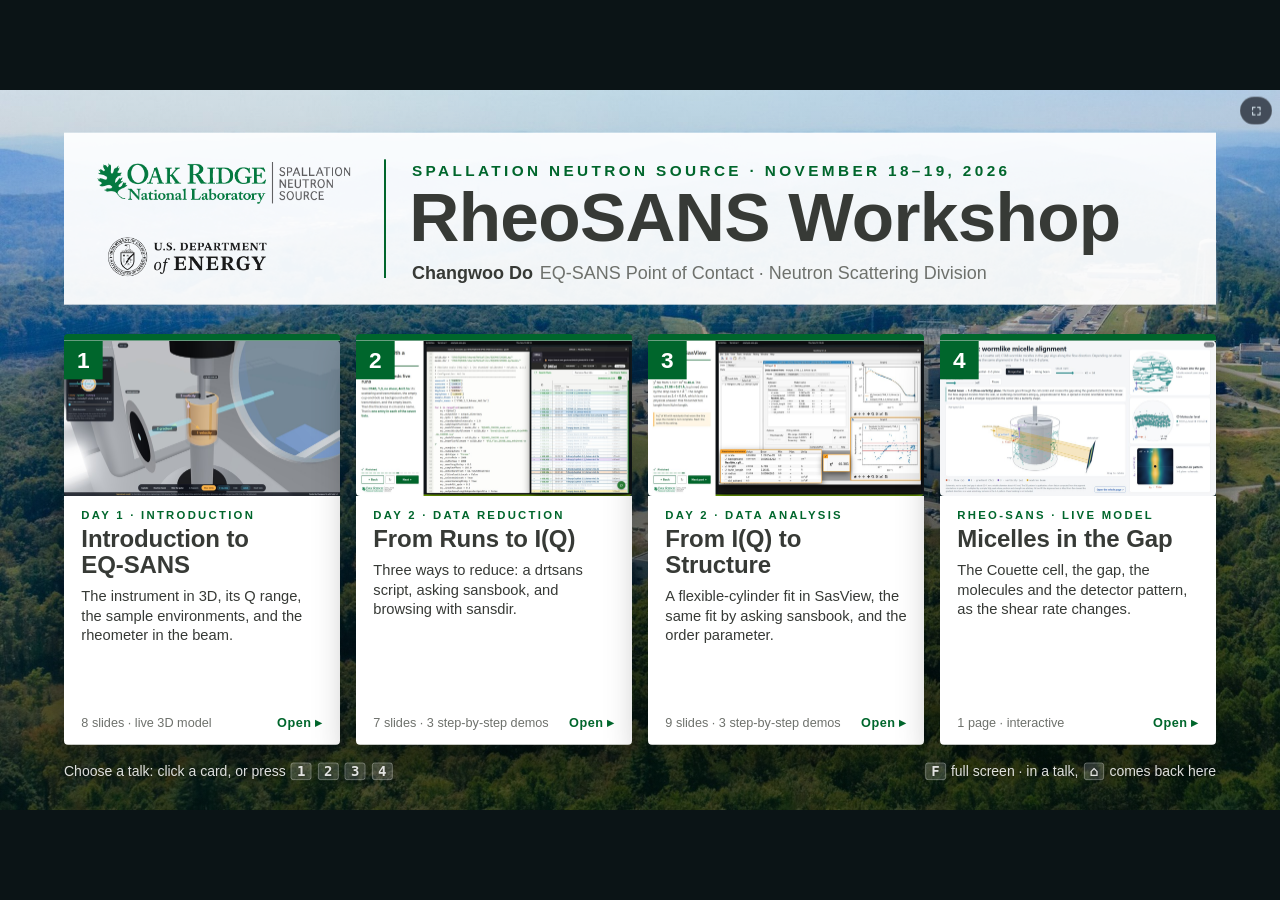
<file: index.html>
<!DOCTYPE html>
<html lang="en">
<head>
<meta charset="UTF-8">
<meta name="viewport" content="width=device-width, initial-scale=1">
<title>RheoSANS Workshop — Changwoo Do</title>
<!--
  RheoSANS Workshop, SNS, 18–19 November 2026 — the front page of Changwoo Do's three decks and the micelle page.

  Open with "Start RheoSANS workshop.cmd" (a local web server: the 3D model in the first deck needs one).

  One page, four cards (the fourth, micelle/, is one interactive page made by micelle/make_page.py). A card opens its deck inside this page (an iframe that fills the window), so the
  browser stays in full screen from one deck to the next. In a deck, the ⌂ button at the top right — or
  0 then Enter — comes back here. Each deck still opens on its own from its folder.

  Keys here:  1 2 3 4  open a deck     ← →  choose a card, Enter opens it     F  full screen (also the button, top right)
  Address:    #intro, #reduction, #analysis, #micelle open a deck directly; #analysis/6 opens it at slide 6
              (the address follows along, so a refresh comes back to the same slide).

  The decks talk to this page through window.parent.RheoHub (shared/nav.js): home(), at(n), fullscreen().
-->
<link rel="stylesheet" href="eqsans_intro/deck.css?v=2">
<link rel="stylesheet" href="shared/nav.css?v=3">
<style>
/* === STAGE: 1920x1080, scaled as a whole (same as the decks) === */
#hub { position: fixed; inset: 0; overflow: hidden; background: #0b1416; }
#hub-stage { position: absolute; left: 0; top: 0; width: 1920px; height: 1080px; overflow: hidden; transform-origin: 0 0; font-family: 'Aptos', 'Segoe UI', sans-serif; color: var(--ink); -webkit-font-smoothing: antialiased; }
#hub-stage .bg { position: absolute; inset: 0; width: 1920px; height: 1080px; object-fit: cover; animation: drift 26s ease-in-out infinite alternate; }
#hub-stage .shade { position: absolute; inset: 0; background: linear-gradient(180deg, rgba(4,20,14,.10) 0%, rgba(4,20,14,.34) 45%, rgba(4,20,14,.66) 100%); }
@keyframes drift { from { transform: scale(1.02); } to { transform: scale(1.08) translate(-12px, -8px); } }

/* === HEADER PANEL === */
.head { position: absolute; left: 96px; top: 64px; width: 1728px; height: 258px; background: rgba(255,255,255,.94); animation: rise .9s var(--ease) both; }
.head .logo { position: absolute; left: 44px; top: 40px; width: 392px; }
.head .rule { position: absolute; left: 480px; top: 40px; width: 3px; height: 178px; background: var(--green); }
.head .kick { position: absolute; left: 522px; top: 44px; font-size: 23px; font-weight: 700; letter-spacing: .22em; text-transform: uppercase; color: var(--green); }
.head h1 { position: absolute; left: 518px; top: 72px; margin: 0; font-size: 104px; line-height: 1.05; font-weight: 700; letter-spacing: -.01em; }
.head .who { position: absolute; left: 522px; top: 196px; font-size: 27px; color: var(--muted); }
.head .who b { color: var(--ink); margin-right: 10px; }
.head .doe { position: absolute; left: 60px; top: 150px; width: 250px; opacity: .9; }

/* === THE FOUR CARDS === */
.card { position: absolute; top: 366px; width: 414px; height: 616px; padding: 0; border: 0; text-align: left; display: flex; flex-direction: column; justify-content: flex-start; align-items: stretch; font: inherit; color: inherit; background: #fff; cursor: pointer; overflow: hidden;
  border-top: 10px solid var(--green); box-shadow: 0 24px 60px rgba(0,0,0,.42); animation: rise 1s var(--ease) both; animation-delay: calc(var(--i) * 130ms + 250ms);
  transition: transform .35s var(--ease), box-shadow .35s var(--ease), outline-color .2s; outline: 6px solid transparent; outline-offset: 0; }
.card:hover, .card.sel { transform: translateY(-12px); box-shadow: 0 40px 80px rgba(0,0,0,.55); outline-color: var(--energy); }
.card .pic { position: relative; flex: 0 0 233px; width: 414px; height: 233px; overflow: hidden; background: #12262a; }
.card .pic img { display: block; width: 100%; height: 100%; object-fit: cover; transition: transform .8s var(--ease); }
.card:hover .pic img, .card.sel .pic img { transform: scale(1.05); }
.card .key { position: absolute; left: 0; top: 0; width: 58px; height: 58px; background: var(--green); color: #fff; font-size: 34px; font-weight: 700; display: grid; place-items: center; }
.card .body { flex: 1 1 auto; padding: 20px 26px 0; }
.card .day { font-size: 17px; font-weight: 700; letter-spacing: .2em; text-transform: uppercase; color: var(--green); }
.card h2 { margin: 6px 0 0; font-size: 36px; line-height: 1.08; font-weight: 700; letter-spacing: -.005em; }
.card p { margin: 12px 0 0; font-size: 22px; line-height: 1.32; color: var(--ink); }
.card .foot { flex: 0 0 auto; margin: 0 26px 22px; display: flex; align-items: center; justify-content: space-between; font-size: 19px; color: var(--muted); }
.card .go { font-weight: 700; color: var(--green); letter-spacing: .04em; transition: transform .3s var(--ease); }
.card:hover .go, .card.sel .go { transform: translateX(8px); }
.hint { position: absolute; left: 96px; right: 96px; top: 1010px; display: flex; justify-content: space-between; font-size: 21px; color: rgba(255,255,255,.86); text-shadow: 0 1px 6px rgba(0,0,0,.7); animation: rise 1s 1s var(--ease) both; }
.hint kbd { font-family: var(--mono, Consolas, monospace); font-weight: 700; background: rgba(255,255,255,.16); border: 1px solid rgba(255,255,255,.4); border-radius: 4px; padding: 0 8px; margin: 0 2px; }
@keyframes rise { from { opacity: 0; transform: translateY(26px); } to { opacity: 1; transform: none; } }

/* the full-screen button, in the same pill as in the decks */
#hub-stage .dnav { position: absolute; right: 12px; top: 10px; opacity: .8; }
#hub-stage .dnav button { height: 34px; min-width: 40px; }

/* === THE DECK, filling the window === */
#deck { position: fixed; inset: 0; width: 100vw; height: 100vh; border: 0; background: #05090b; opacity: 0; visibility: hidden; transition: opacity .45s ease, visibility 0s .45s; z-index: 5; }
#deck.on { opacity: 1; visibility: visible; transition: opacity .45s ease; }
#veil { position: fixed; inset: 0; background: #05090b; opacity: 0; pointer-events: none; transition: opacity .3s ease; z-index: 4; }
#veil.on { opacity: 1; }
</style>
</head>
<body>
<div id="hub">
  <main id="hub-stage">
    <img class="bg" src="eqsans_intro/assets/cover.jpg" alt="The Spallation Neutron Source from the air">
    <div class="shade"></div>

    <header class="head">
      <img class="logo" src="eqsans_intro/assets/logo_color.png" alt="Oak Ridge National Laboratory — Spallation Neutron Source">
      <img class="doe" src="eqsans_intro/assets/logo_doe.png" alt="U.S. Department of Energy">
      <div class="rule"></div>
      <div class="kick">Spallation Neutron Source · November 18–19, 2026</div>
      <h1>RheoSANS Workshop</h1>
      <div class="who"><b>Changwoo Do</b>EQ-SANS Point of Contact · Neutron Scattering Division</div>
    </header>

    <button type="button" class="card" style="--i:0; left:96px" data-deck="intro">
      <div class="pic"><img src="shared/cards/eqsans_intro.jpg" alt=""><span class="key">1</span></div>
      <div class="body"><div class="day">Day 1 · Introduction</div><h2>Introduction to EQ&#8209;SANS</h2>
        <p>The instrument in 3D, its Q range, the sample environments, and the rheometer in the beam.</p></div>
      <div class="foot"><span>8 slides · live 3D model</span><span class="go">Open ▸</span></div>
    </button>
    <button type="button" class="card" style="--i:1; left:534px" data-deck="reduction">
      <div class="pic"><img src="shared/cards/data_reduction.jpg" alt=""><span class="key">2</span></div>
      <div class="body"><div class="day">Day 2 · Data reduction</div><h2>From Runs to I(Q)</h2>
        <p>Three ways to reduce: a drtsans script, asking sansbook, and browsing with sansdir.</p></div>
      <div class="foot"><span>7 slides · 3 step-by-step demos</span><span class="go">Open ▸</span></div>
    </button>
    <button type="button" class="card" style="--i:2; left:972px" data-deck="analysis">
      <div class="pic"><img src="shared/cards/data_analysis.jpg" alt=""><span class="key">3</span></div>
      <div class="body"><div class="day">Day 2 · Data analysis</div><h2>From I(Q) to Structure</h2>
        <p>A flexible-cylinder fit in SasView, the same fit by asking sansbook, and the order parameter.</p></div>
      <div class="foot"><span>9 slides · 3 step-by-step demos</span><span class="go">Open ▸</span></div>
    </button>
    <button type="button" class="card" style="--i:3; left:1410px" data-deck="micelle">
      <div class="pic"><img src="shared/cards/micelle.jpg" alt=""><span class="key">4</span></div>
      <div class="body"><div class="day">Rheo-SANS · Live model</div><h2>Micelles in the Gap</h2>
        <p>The Couette cell, the gap, the molecules and the detector pattern, as the shear rate changes.</p></div>
      <div class="foot"><span>1 page · interactive</span><span class="go">Open ▸</span></div>
    </button>

    <nav class="dnav" aria-label="Screen"><button type="button" class="full" id="full" title="Full screen (F)"><svg viewBox="0 0 16 16" width="15" height="15" fill="none" stroke="currentColor" stroke-width="1.9" stroke-linecap="round" stroke-linejoin="round"><path class="exp" d="M2 6V2h4M10 2h4v4M14 10v4h-4M6 14H2v-4"/><path class="cmp" d="M6 2v4H2M14 6h-4V2M10 14v-4h4M2 10h4v4"/></svg></button></nav>
    <div class="hint"><span>Choose a talk: click a card, or press <kbd>1</kbd> <kbd>2</kbd> <kbd>3</kbd> <kbd>4</kbd></span><span><kbd>F</kbd> full screen · in a talk, <kbd>⌂</kbd> comes back here</span></div>
  </main>
</div>
<div id="veil"></div>
<iframe id="deck" title="Deck" allow="fullscreen" allowfullscreen></iframe>

<script>
(function () {
  'use strict';
  const DECKS = {
    intro: { dir: 'eqsans_intro', title: 'Introduction to EQ-SANS' },
    reduction: { dir: 'data_reduction', title: 'From Runs to I(Q)' },
    analysis: { dir: 'data_analysis', title: 'From I(Q) to Structure' },
    micelle: { dir: 'micelle', title: 'Micelles in the Gap' },
  };
  const stage = document.getElementById('hub-stage'), frame = document.getElementById('deck'), veil = document.getElementById('veil');
  const cards = Array.from(document.querySelectorAll('.card'));
  let open = null, sel = -1, closing = 0;

  function fit() {
    const f = Math.min(innerWidth / 1920, innerHeight / 1080), w = 1920 * f, h = 1080 * f;
    stage.style.transform = `translate(${(innerWidth - w) / 2}px,${(innerHeight - h) / 2}px) scale(${f})`;
  }
  window.addEventListener('resize', fit); fit();

  const mark = () => cards.forEach((c, i) => c.classList.toggle('sel', i === sel));
  const fullscreen = () => { if (document.fullscreenElement) document.exitFullscreen(); else document.documentElement.requestFullscreen().catch(() => { }); };

  function show(key, slide) {
    const d = DECKS[key]; if (!d) return;
    clearTimeout(closing);
    open = key; sel = Object.keys(DECKS).indexOf(key); mark();
    veil.classList.add('on');
    frame.onload = () => { if (open !== key) return; frame.classList.add('on'); try { frame.contentWindow.focus(); } catch (e) { } };
    frame.src = `${d.dir}/index.html#${slide || 1}`;
    document.title = `${d.title} — RheoSANS Workshop`;
    history.replaceState(null, '', '#' + key + (slide && slide > 1 ? '/' + slide : ''));
  }
  function home() {
    if (!open) return;
    open = null;
    frame.classList.remove('on'); veil.classList.remove('on');
    closing = setTimeout(() => { frame.onload = null; frame.src = 'about:blank'; }, 500);   // also stops the 3D model
    document.title = 'RheoSANS Workshop — Changwoo Do';
    history.replaceState(null, '', location.pathname);
    window.focus();
  }
  // what the decks call (shared/nav.js)
  window.RheoHub = {
    home, fullscreen,
    at(n) { if (open) history.replaceState(null, '', '#' + open + (n > 1 ? '/' + n : '')); },
  };

  const fullBtn = document.getElementById('full');
  fullBtn.onclick = () => { fullscreen(); fullBtn.blur(); };
  document.addEventListener('fullscreenchange', () => { const on = !!document.fullscreenElement; fullBtn.classList.toggle('on', on); fullBtn.title = on ? 'Leave full screen (F)' : 'Full screen (F)'; });
  cards.forEach((c, i) => { c.onclick = () => show(c.dataset.deck); c.onmouseenter = () => { sel = i; mark(); }; });
  window.addEventListener('keydown', (e) => {
    if (e.ctrlKey || e.metaKey || e.altKey) return;
    const k = e.key;
    if (open) {
      // the deck has the keyboard; a key that still lands here is handed on
      let d = null; try { frame.contentWindow.focus(); d = frame.contentWindow.deck; } catch (err) { }
      if (d && (k === 'ArrowRight' || k === 'PageDown' || k === ' ')) d.next();
      else if (d && (k === 'ArrowLeft' || k === 'PageUp')) d.prev();
      else if (k === 'f' || k === 'F') fullscreen();
      else return;
      e.preventDefault(); return;
    }
    if (k === '1' || k === '2' || k === '3' || k === '4') show(Object.keys(DECKS)[+k - 1]);
    else if (k === 'ArrowRight' || k === 'ArrowDown') { sel = Math.min(cards.length - 1, sel + 1); mark(); }
    else if (k === 'ArrowLeft' || k === 'ArrowUp') { sel = Math.max(0, sel < 0 ? 0 : sel - 1); mark(); }
    else if ((k === 'Enter' || k === ' ') && sel >= 0) show(cards[sel].dataset.deck);
    else if (k === 'f' || k === 'F') fullscreen();
    else return;
    e.preventDefault();
  });

  const [key, n] = location.hash.slice(1).split('/');
  if (DECKS[key]) show(key, parseInt(n, 10) || 1);
})();
</script>
<style>#visits { position: absolute; left: 0; right: 0; top: 1050px; text-align: center; font-size: 15px; letter-spacing: .04em;
  color: rgba(255,255,255,.62); text-shadow: 0 1px 4px rgba(0,0,0,.7); pointer-events: none; }</style>
<script>window.goatcounter = { path: '/' };</script>
<script data-goatcounter="https://rheosansworkshop.goatcounter.com/count" async src="https://gc.zgo.at/count.js"></script>
<script>
(function () {
  const el = document.createElement('div'); el.id = 'visits';
  document.getElementById('hub-stage').appendChild(el);
  const KEY = 'rheosans-views', C = 'https://api.counterapi.dev/v2/changwoo-dolabs/rheosans-workshop';
  const show = n => { el.textContent = Number(n).toLocaleString('en-US') + (+n === 1 ? ' view' : ' views'); };
  try { const last = localStorage.getItem(KEY); if (last) show(+last + 1); } catch (e) {}
  if (!/github\.io$/.test(location.hostname)) return;
  // Cloudflare caches these GETs for 4 h: without a unique ?t= a reload is not counted (found 2026-11-20).
  const t = () => '?t=' + Date.now() + Math.random().toString(36).slice(2, 7);
  fetch(C + '/up' + t(), { cache: 'no-store' })
    .then(() => fetch(C + '/stats' + t(), { cache: 'no-store' }))
    .then(r => r.ok ? r.json() : null)
    .then(d => { const n = d && d.data && d.data.up_count; if (n) { show(n); try { localStorage.setItem(KEY, n); } catch (e) {} } })
    .catch(() => {});
})();
</script>
</body>
</html>
</file>
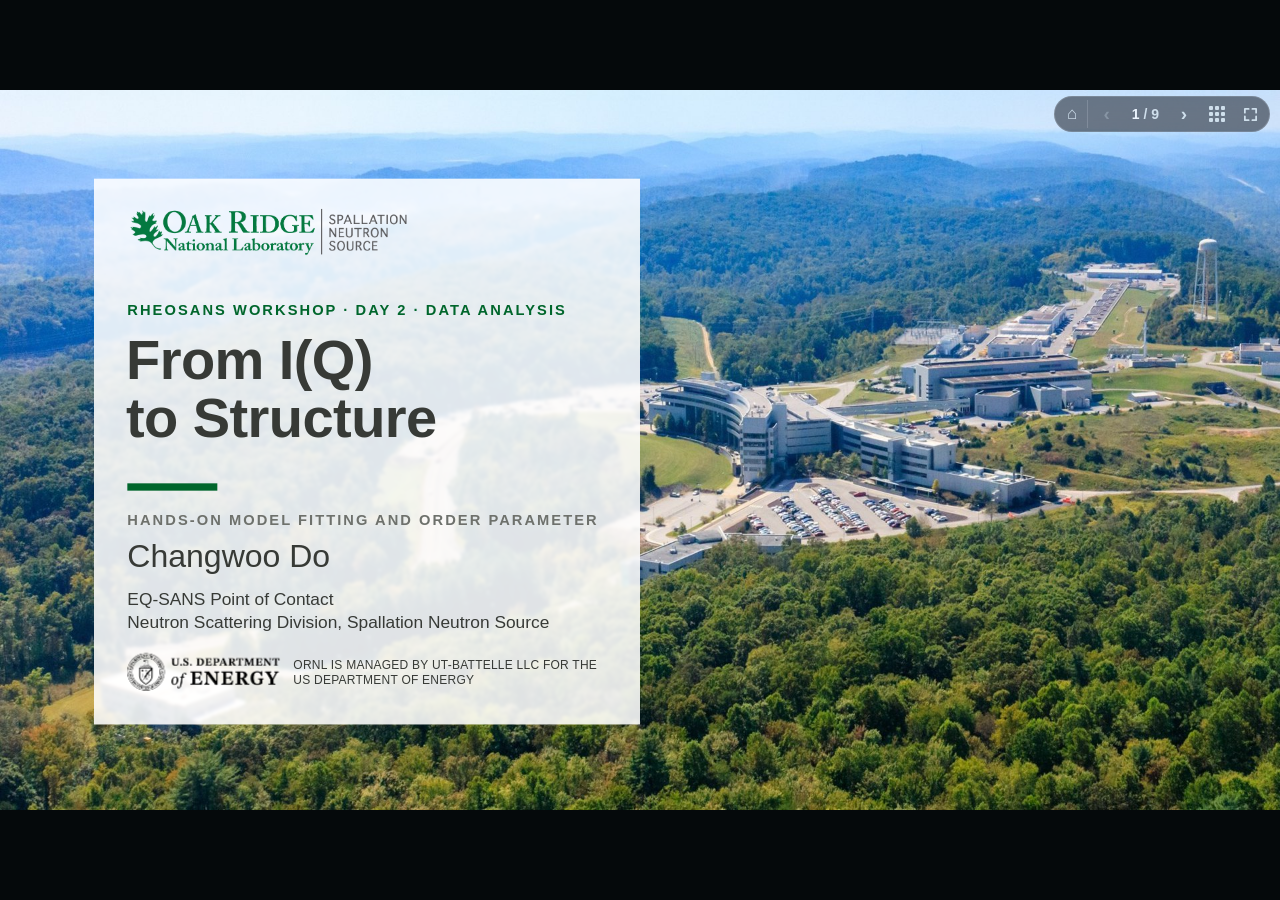
<file: data_analysis/index.html>
<!DOCTYPE html>
<html lang="en">
<head>
<meta charset="UTF-8">
<meta name="viewport" content="width=device-width, initial-scale=1">
<title>From I(Q) to Structure — Changwoo Do</title>
<!--
  From I(Q) to Structure: 1D data analysis for Rheo-SANS — RheoSANS workshop, SNS, 19 November 2026
  (Session 3B, Rheo-SANS Analysis). The deck after "From Runs to I(Q)" (../data_reduction/).

  Open with "Start Rheo-SANS analysis.cmd" one folder up (it also works by double-clicking this file,
  except that the reports in the sansbook demos then cannot be scrolled by the deck).

  Files:  index.html (slides)   analysis.css (this deck)   demos.js (the three demos, step by step)
          assets/ (written by prepare_assets.py)   ref/ (SasView screenshots from the cluster, tools)
  Shared: ../eqsans_intro/deck.css (ORNL theme)   ../data_reduction/demo.css, demo.js, deck.js
          (demo player, terminal / browser / sansbook screens, navigation)   ../shared/nav.* (slide picker)
  Slides: 1 cover → 2 what we do → 3 the model → 4 demo: SasView → 5 demo: fit with sansbook
          → 6 the two fits side by side → 7 demo: order parameter → 8 order parameter vs shear rate → 9 thank you
  Keys:   → / PgDn / Space   next (on a demo: next step)     ← / PgUp   previous
          R replay the demo step    F fullscreen    B black    4 Enter   go to slide 4    O all slides
          Address "#4.6" opens slide 4 at step 6.
-->
<link rel="stylesheet" href="../eqsans_intro/deck.css?v=2">
<link rel="stylesheet" href="../data_reduction/demo.css?v=6">
<link rel="stylesheet" href="analysis.css?v=1">
<link rel="stylesheet" href="../shared/nav.css?v=3">
<style>.s-cover { background: #0b1416; }</style>
</head>
<body data-deck="From I(Q) to Structure">
<div class="deck-viewport">
<main class="deck-stage" id="stage">

<!-- === 1 · COVER === -->
<section class="slide s-cover no-chrome" id="s-cover" data-title="From I(Q) to Structure">
  <div class="cover-bg"><img class="bgimg" src="../eqsans_intro/assets/cover.jpg" alt="The Spallation Neutron Source from the air"></div>
  <div class="cover-card">
    <div class="cover-panel"></div>
    <img class="cover-logo cover-fade" src="../eqsans_intro/assets/logo_color.png" alt="Oak Ridge National Laboratory — Spallation Neutron Source">
    <div class="cover-kicker cover-fade" style="animation-delay:.4s">RheoSANS Workshop · Day 2 · Data analysis</div>
    <h1 class="cover-title cover-fade" style="animation-delay:.55s; font-size:84px">From I(Q)<br>to Structure</h1>
    <div class="cover-bar"></div>
    <div class="cover-by cover-fade" style="animation-delay:1.1s">HANDS-ON MODEL FITTING AND ORDER PARAMETER</div>
    <div class="cover-name cover-fade" style="animation-delay:1.25s">Changwoo Do</div>
    <div class="cover-role cover-fade" style="animation-delay:1.4s">EQ-SANS Point of Contact<br>Neutron Scattering Division, Spallation Neutron Source</div>
    <img class="cover-doe cover-fade" style="animation-delay:1.6s" src="../eqsans_intro/assets/logo_doe.png" alt="U.S. Department of Energy">
    <div class="cover-managed cover-fade" style="animation-delay:1.7s">ORNL is managed by UT-Battelle LLC for the US Department of Energy</div>
  </div>
</section>

<!-- === 2 · WHAT WE DO === -->
<section class="slide s-white" id="s-ways" data-title="What we do">
  <div class="kicker">Today, with the reduced data</div>
  <h2 class="title">One fit, done twice, and one number from the 2D maps</h2>
  <div class="way rise" style="--i:1; left:52px">
    <div class="num">1 · BY HAND</div><h3>Fit in SasView</h3><div class="tool">sasview</div>
    <p>You load the curve, pick the model, tick the parameters and press Fit.</p>
    <div class="you"><span>You get</span>A fit you watched happen</div>
  </div>
  <div class="way rise" style="--i:2; left:680px">
    <div class="num">2 · BY ASKING</div><h3>The same fit, asked for</h3><div class="tool">sansbook</div>
    <p>You say which data and which model. It fits, looks at the residuals and writes a page.</p>
    <div class="you"><span>You get</span>The numbers, a verdict and a report page</div>
  </div>
  <div class="way rise" style="--i:3; left:1308px">
    <div class="num">3 · BEYOND I(Q)</div><h3>Order parameter</h3><div class="tool">sansbook</div>
    <p>From the 2D maps: one number per shear rate for how aligned the scattering is.</p>
    <div class="you"><span>You get</span>A table, a plot and the definition in words</div>
  </div>
  <div class="dataset rise" style="--i:4"><b>The data:</b> IPTS-37681, CTAB in the cup-and-bob cell · the merged I(Q) at rest for the fit · the 8m10a 2D maps at shear 0 to 1000 for the order parameter</div>
</section>

<!-- === 3 · THE MODEL === -->
<section class="slide s-white" id="s-model" data-title="The model">
  <div class="kicker">Before the fit</div>
  <h2 class="title">The model: a flexible cylinder</h2>
  <div class="worm rise" style="--i:1">
    <svg viewBox="0 0 800 640" role="img" aria-label="A worm-like chain with its contour length, Kuhn length and radius">
      <path d="M70,455 C170,255 270,585 390,405 S 590,175 730,300" fill="none" stroke="#00662C" stroke-width="50" stroke-linecap="round"/>
      <path d="M70,455 C170,255 270,585 390,405 S 590,175 730,300" fill="none" stroke="#CFE8D6" stroke-width="43" stroke-linecap="round"/>
      <path d="M70,455 C170,255 270,585 390,405 S 590,175 730,300" fill="none" stroke="#00662C" stroke-width="2.5" stroke-dasharray="3 9"/>
      <!-- contour length -->
      <text class="v" x="44" y="72">length</text><text x="150" y="72">the contour length L, along the chain</text>
      <path d="M96,86 L96,128 Q98,300 86,412" fill="none" stroke="#5B6770" stroke-width="2"/>
      <!-- Kuhn length: a straight stretch -->
      <path d="M420,318 L560,202" stroke="#FF9E1B" stroke-width="6" stroke-linecap="round"/>
      <path d="M420,318 l-9,-11 M560,202 l9,11 M420,318 l9,11 M560,202 l-9,-11" stroke="#FF9E1B" stroke-width="5" stroke-linecap="round"/>
      <text class="v" x="286" y="150">kuhn_length</text><text x="286" y="184">b: how far it stays straight</text>
      <path d="M440,196 L478,262" fill="none" stroke="#5B6770" stroke-width="2"/>
      <!-- radius -->
      <path d="M254,443 L254,468" stroke="#1c1c1c" stroke-width="5"/>
      <path d="M245,443 h18 M245,468 h18" stroke="#1c1c1c" stroke-width="4"/>
      <text class="v" x="178" y="592">radius</text><text x="276" y="592">R of the cross-section</text>
      <path d="M254,476 L254,562" fill="none" stroke="#5B6770" stroke-width="2"/>
    </svg>
  </div>
  <table class="ptab rise" style="--i:2">
    <thead><tr><th>Parameter</th><th>What it is</th><th>Default</th><th>Today</th></tr></thead>
    <tbody>
      <tr><td class="v">scale</td><td>Height of the curve. A volume fraction only when the data are in absolute units.</td><td class="d">1</td><td><span class="fit">fit</span></td></tr>
      <tr><td class="v">background</td><td>Flat level at high Q.</td><td class="d">0.001</td><td><span class="fit">fit</span></td></tr>
      <tr><td class="v">length</td><td>Contour length L.</td><td class="d">1000 Å</td><td><span class="fit">fit</span></td></tr>
      <tr><td class="v">kuhn_length</td><td>Kuhn length b, twice the persistence length.</td><td class="d">100 Å</td><td><span class="fit">fit</span></td></tr>
      <tr><td class="v">radius</td><td>Radius R of the cross-section.</td><td class="d">20 Å</td><td><span class="fit">fit</span></td></tr>
      <tr><td class="v">sld<br>sld_solvent</td><td>Scattering length densities of the chain and of the solvent, in 10⁻⁶ Å⁻².</td><td class="d">1.0<br>6.3</td><td><span class="fix">fixed</span></td></tr>
    </tbody>
  </table>
  <div class="dataset rise" style="--i:3">SasView calls the worm-like chain <b>flexible_cylinder</b>, in the category Cylinder. Our intensities are relative (a.u.), so only the shape of the curve carries information.</div>
</section>

<!-- === 4 · DEMO: SASVIEW === -->
<section class="slide s-demo no-chrome" id="s-sasview" data-demo="sasview" data-title="Fit by hand: SasView"></section>

<!-- === 5 · DEMO: THE SAME FIT WITH SANSBOOK === -->
<section class="slide s-demo no-chrome" id="s-fit" data-demo="fit" data-title="Fit by asking: sansbook"></section>

<!-- === 6 · THE TWO FITS SIDE BY SIDE === -->
<section class="slide s-white" id="s-compare" data-title="Two fits, one answer">
  <div class="kicker">CTAB at rest, 1,3 plane · flexible_cylinder · the full Q range</div>
  <h2 class="title">Same data, same model, same numbers</h2>
  <div class="cmp-fig two rise" style="--i:1; left:52px; width:462px"><div class="cap">SasView <span>by hand</span></div><img src="assets/fig/fit_sasview_iq.png" alt="SasView graph of the data and the fitted flexible_cylinder"><img src="assets/fig/fit_sasview_res.png" alt="SasView graph of the residuals"></div>
  <div class="cmp-fig rise" style="--i:2; left:530px; width:462px"><div class="cap">sansbook <span>by asking</span></div><img src="assets/fig/fit_sansbook.png" alt="sansbook figure of the data, the fit and the residuals"></div>
  <table class="cmp rise" style="--i:3">
    <thead><tr><th></th><th>SasView</th><th>sansbook</th></tr></thead>
    <tbody>
      <tr><td>χ²</td><td>40.381</td><td>40.38</td></tr>
      <tr class="ok"><td>radius <small>Å</small></td><td>21.059 ± 0.009</td><td>21.059 ± 0.009</td></tr>
      <tr class="ok"><td>scale</td><td>0.018068 ± 0.000013</td><td>0.018068 ± 0.000013</td></tr>
      <tr class="ok"><td>background</td><td>0.09754 ± 0.00018</td><td>0.09754 ± 0.00018</td></tr>
      <tr class="bad"><td>kuhn_length <small>Å</small></td><td>1916 ± 117</td><td>1913 ± 278</td></tr>
      <tr class="bad"><td>length <small>Å</small></td><td>2.4 ± 6.8</td><td>10 ± 653 <small>at its limit</small></td></tr>
    </tbody>
  </table>
  <div class="verdict rise" style="--i:4">Both use the same engine, sasmodels with a Levenberg–Marquardt fit, so they agree. <b>Radius, scale and background are solid.</b> <span class="w">Length and Kuhn length are not:</span> the residuals swing by ±15 σ, and the length ran to wherever it was allowed to go. sansbook said so itself and closed the page as dead; its next step: “choose a justified alternative model or q range”.</div>
</section>

<!-- === 7 · DEMO: ORDER PARAMETER === -->
<section class="slide s-demo no-chrome" id="s-order" data-demo="order" data-title="Order parameter by asking"></section>

<!-- === 8 · ORDER PARAMETER VS SHEAR RATE === -->
<section class="slide s-white" id="s-op" data-title="Order parameter vs shear rate">
  <div class="kicker">8m10a 2D maps · I(φ) from 0.005 ≤ q ≤ 0.02 Å⁻¹ · as in anisotropicfactor_template.xlsx</div>
  <h2 class="title">One number for the anisotropy</h2>
  <div class="op-eq two rise" style="--i:1">
    <div class="f"><span><i>A</i><sub>f</sub> =</span><span class="frac"><span>Σ<sub>φ</sub> <i>I</i>(φ) cos[2(φ − φ<sub>0</sub>)]</span><span>Σ<sub>φ</sub> <i>I</i>(φ)</span></span></div>
    <div class="f"><span><i>A</i><sub>f,L</sub> =</span><span class="frac"><span>Σ<sub>φ</sub> <i>I</i>(φ) P<sub>2</sub>(cos(φ − φ<sub>0</sub>)) |sin(φ − φ<sub>0</sub>)|</span><span>Σ<sub>φ</sub> <i>I</i>(φ) |sin(φ − φ<sub>0</sub>)|</span></span></div>
    <p><i>I</i>(φ): 100 bins of 3.6°, mean of the pixels between the dashed circles · φ<sub>0</sub> = 90°, along +q<sub>y</sub> · positive = intensity along q<sub>y</sub>, 0 = none preferred, negative = along q<sub>x</sub></p>
  </div>
  <div class="op-maps rise" style="--i:2">
    <div class="m"><img src="assets/fig/ann_13_0.png" alt="2D map, 1,3 plane at rest, with the q annulus">1,3 · at rest<b>−0.004</b></div>
    <div class="m"><img src="assets/fig/ann_13_1000.png" alt="2D map, 1,3 plane at shear rate 1000, with the q annulus">1,3 · 1000<b>0.607</b></div>
    <div class="m"><img src="assets/fig/ann_23_0.png" alt="2D map, 2,3 plane at rest, with the q annulus">2,3 · at rest<b>−0.209</b></div>
    <div class="m"><img src="assets/fig/ann_23_1000.png" alt="2D map, 2,3 plane at shear rate 1000, with the q annulus">2,3 · 1000<b>−0.034</b></div>
  </div>
  <div class="op-read rise" style="--i:3"><i>A</i><sub>f</sub> under each map. In <b>1,3</b> the alignment grows with the shear rate and is gone again when the shear stops (−0.001). The <b>2,3</b> maps are anisotropic already at rest, so read their change, not their value.</div>
  <div class="op-plot rise" style="--i:2"><img src="assets/fig/order_template.png" alt="A_f and A_f,L against shear rate for the 1,3 and 2,3 planes"></div>
</section>

<!-- === 9 · THANK YOU === -->
<section class="slide s-closing no-chrome" id="s-thanks" data-title="Thank you">
  <img class="bgimg" src="../eqsans_intro/assets/closing.jpg" alt="Oak Ridge National Laboratory from the air">
  <div class="cl-title">Thank you</div>
  <div class="cl-bar"></div>
  <div class="cl-sub">Changwoo Do · EQ-SANS</div>
  <div class="cl-name">Spallation Neutron Source, Oak Ridge National Laboratory</div>
  <div class="recap"><div><b>SasView</b> load · model · tick · Fit</div><div><b>sansbook</b> ask for the fit, read its verdict</div><div><b>S₂</b> one number per 2D map</div></div>
</section>

</main>
</div>
<div id="progress"></div>
<div id="blackout"></div>
<script src="assets/demo_data.js?v=1"></script>
<script src="../data_reduction/demo.js?v=4"></script>
<script src="demos.js?v=2"></script>
<script src="../data_reduction/deck.js?v=4"></script>
<script src="../shared/nav.js?v=3"></script>
</body>
</html>
</file>
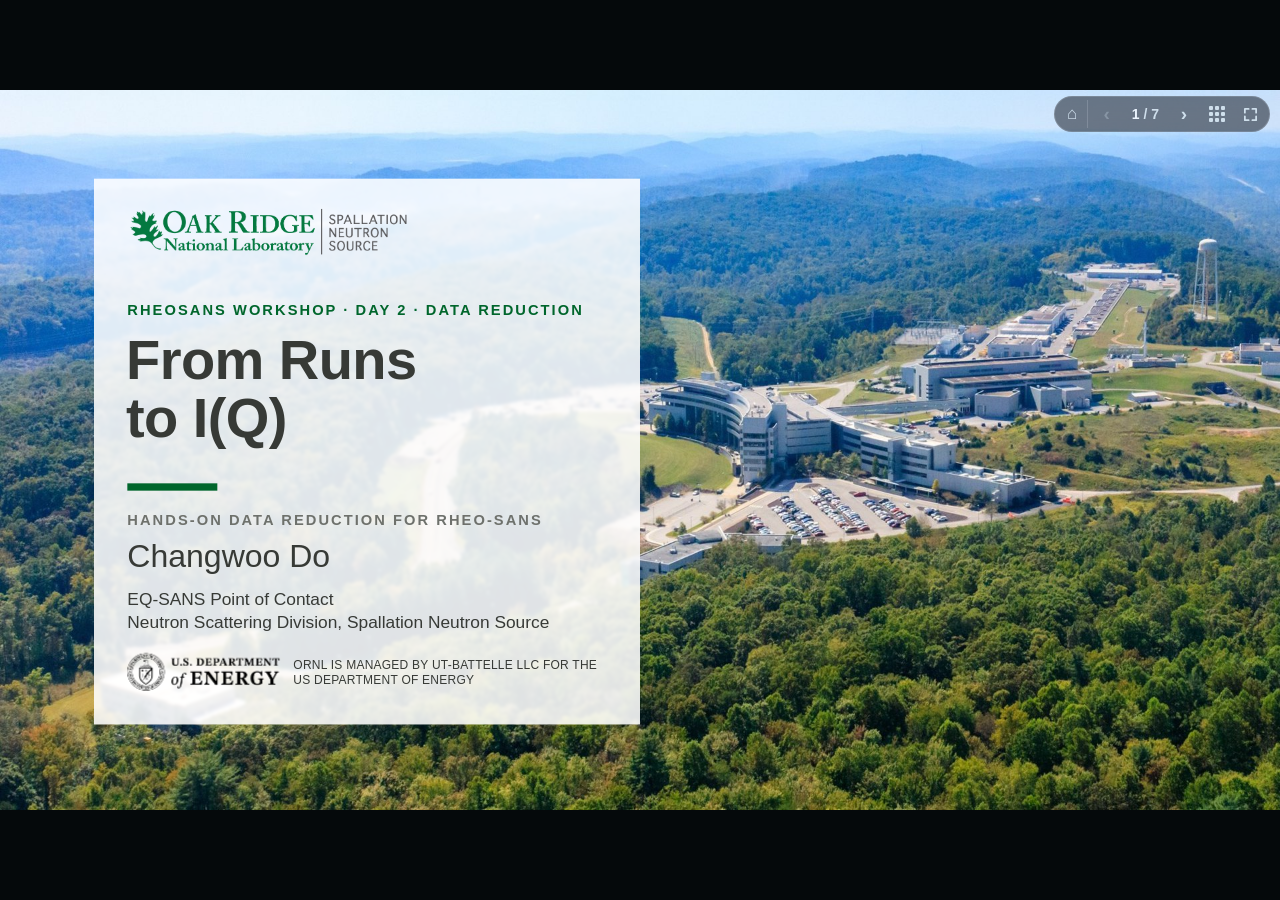
<file: data_reduction/index.html>
<!DOCTYPE html>
<html lang="en">
<head>
<meta charset="UTF-8">
<meta name="viewport" content="width=device-width, initial-scale=1">
<title>From Runs to I(Q) — Changwoo Do</title>
<!--
  From Runs to I(Q): data reduction for Rheo-SANS — RheoSANS workshop, SNS, 19 November 2026
  (Session 3B, Rheo-SANS Analysis).

  Open with "Start Rheo-SANS reduction.cmd" one folder up (it also works by double-clicking this file,
  except that the report in the sansbook demo then cannot be scrolled by the deck).

  Files:  index.html (slides)   demo.css + ../eqsans_intro/deck.css (looks)   deck.js (navigation)
          demo.js (the demo player and the replica windows)   demos.js (the three demos, step by step)
          assets/ (written by prepare_assets.py and make_report.py)   ref/ (what was downloaded from the cluster)
  Slides: 1 cover → 2 three ways → 3 what a reduction needs → 4 demo: script → 5 demo: sansbook
          → 6 demo: sansdir → 7 thank you
  Keys:   → / PgDn / Space   next (on a demo: next step)     ← / PgUp   previous
          R replay the demo step    F fullscreen    B black    4 Enter   go to slide 4
          O (or the ▦ button, top right) shows all slides; ‹ › next to it move one slide
          Address "#5.3" opens slide 5 at step 3.
-->
<link rel="stylesheet" href="../eqsans_intro/deck.css?v=2">
<link rel="stylesheet" href="demo.css?v=6">
<link rel="stylesheet" href="../shared/nav.css?v=3">
<style>.s-cover { background: #0b1416; }</style>
</head>
<body>
<div class="deck-viewport">
<main class="deck-stage" id="stage">

<!-- === 1 · COVER === -->
<section class="slide s-cover no-chrome" id="s-cover" data-title="From Runs to I(Q)">
  <div class="cover-bg"><img class="bgimg" src="../eqsans_intro/assets/cover.jpg" alt="The Spallation Neutron Source from the air"></div>
  <div class="cover-card">
    <div class="cover-panel"></div>
    <img class="cover-logo cover-fade" src="../eqsans_intro/assets/logo_color.png" alt="Oak Ridge National Laboratory — Spallation Neutron Source">
    <div class="cover-kicker cover-fade" style="animation-delay:.4s">RheoSANS Workshop · Day 2 · Data reduction</div>
    <h1 class="cover-title cover-fade" style="animation-delay:.55s; font-size:84px">From Runs<br>to I(Q)</h1>
    <div class="cover-bar"></div>
    <div class="cover-by cover-fade" style="animation-delay:1.1s">HANDS-ON DATA REDUCTION FOR RHEO-SANS</div>
    <div class="cover-name cover-fade" style="animation-delay:1.25s">Changwoo Do</div>
    <div class="cover-role cover-fade" style="animation-delay:1.4s">EQ-SANS Point of Contact<br>Neutron Scattering Division, Spallation Neutron Source</div>
    <img class="cover-doe cover-fade" style="animation-delay:1.6s" src="../eqsans_intro/assets/logo_doe.png" alt="U.S. Department of Energy">
    <div class="cover-managed cover-fade" style="animation-delay:1.7s">ORNL is managed by UT-Battelle LLC for the US Department of Energy</div>
  </div>
</section>

<!-- === 2 · THREE WAYS === -->
<section class="slide s-white" id="s-ways" data-title="Three ways">
  <div class="kicker">Today, on the analysis cluster</div>
  <h2 class="title">Three ways from runs to I(Q)</h2>
  <div class="way rise" style="--i:1; left:52px">
    <div class="num">1 · SCRIPT</div><h3>Write the table</h3><div class="tool">drtsans reduce_template.py</div>
    <p>You find every run number in the catalog and put it in a Python script.</p>
    <div class="you"><span>You get</span>Full control, and every mistake is yours</div>
  </div>
  <div class="way rise" style="--i:2; left:680px">
    <div class="num">2 · CONVERSATION</div><h3>Ask for it</h3><div class="tool">sansbook</div>
    <p>You say what you want. It reduces, plots, and keeps a record of what was done.</p>
    <div class="you"><span>You get</span>Reduced data and a report page</div>
  </div>
  <div class="way rise" style="--i:3; left:1308px">
    <div class="num">3 · BROWSER</div><h3>Look at it</h3><div class="tool">sansdir</div>
    <p>You walk through the files, filter them, and plot what you pick with one key.</p>
    <div class="you"><span>You get</span>A quick look at any file</div>
  </div>
  <div class="dataset rise" style="--i:4"><b>The data:</b> IPTS-37681, CTAB in the cup-and-bob cell · 1,3 and 2,3 planes · shear 0, 0.1, 1, 10, 100, 1000 · configurations 4m2.5a and 8m10a</div>
</section>

<!-- === 3 · WHAT A REDUCTION NEEDS === -->
<section class="slide s-white" id="s-needs" data-title="What a reduction needs">
  <div class="kicker">Before the script</div>
  <h2 class="title">One sample, five runs</h2>
  <div class="roles">
    <div class="role ss rise" style="--i:1"><div class="var">samscatt</div><h4>Sample scattering</h4><p>The measurement itself.</p><div class="eg">S-CTAB 1,3_0shear 4m2.5a</div></div>
    <div class="role st rise" style="--i:2"><div class="var">samtrans</div><h4>Sample transmission</h4><p>How much of the beam the sample lets through.</p><div class="eg">T-CTAB 1,3_0shear 4m2.5a</div></div>
    <div class="role bs rise" style="--i:3"><div class="var">bkgscatt</div><h4>Background scattering</h4><p>The empty cup and bob, to subtract.</p><div class="eg">S-EmptyCupBob 1,3_0shear 4m2.5a</div></div>
    <div class="role bt rise" style="--i:4"><div class="var">bkgtrans</div><h4>Background transmission</h4><p>The transmission of that empty cell.</p><div class="eg">T-EmptyCupBob 1,3_0shear 4m2.5a</div></div>
    <div class="role eb rise" style="--i:5"><div class="var">emptybeam</div><h4>Empty beam</h4><p>The direct beam: its centre and its intensity.</p><div class="eg">T-empty beam 4m2.5a</div></div>
  </div>
  <div class="plus rise" style="--i:6">
    <div><span class="var">sample_thick</span>Path length through the sample, in cm.</div>
    <div><span class="var">sample_names</span>The name the output files will carry.</div>
    <div><span class="var">output_directory</span>Where the reduced files are written.</div>
  </div>
  <div class="dataset rise" style="--i:7; top:820px">Once for each sample, in each configuration: <b>28 rows</b> for this experiment. The run titles in the catalog tell you which run is which.</div>
</section>

<!-- === 4–6 · DEMOS (built by demo.js from demos.js) === -->
<section class="slide s-demo no-chrome" id="s-script" data-demo="script" data-title="Reduction with a script"></section>
<section class="slide s-demo no-chrome" id="s-sansbook" data-demo="sansbook" data-title="Reduction by asking: sansbook"></section>
<section class="slide s-demo no-chrome" id="s-sansdir" data-demo="sansdir" data-title="Browse and plot: sansdir"></section>

<!-- === 7 · THANK YOU === -->
<section class="slide s-closing no-chrome" id="s-thanks" data-title="Thank you">
  <img class="bgimg" src="../eqsans_intro/assets/closing.jpg" alt="Oak Ridge National Laboratory from the air">
  <div class="cl-title">Thank you</div>
  <div class="cl-bar"></div>
  <div class="cl-sub">Changwoo Do · EQ-SANS</div>
  <div class="cl-name">Spallation Neutron Source, Oak Ridge National Laboratory</div>
  <div class="recap"><div><b>drtsans</b> reduce_template.py, filled in</div><div><b>sansbook</b> ask, get a report</div><div><b>sansdir</b> / filter · + tag · p plot</div></div>
</section>

</main>
</div>
<div id="progress"></div>
<div id="blackout"></div>
<script src="assets/demo_data.js?v=4"></script>
<script src="demo.js?v=4"></script>
<script src="demos.js?v=5"></script>
<script src="deck.js?v=4"></script>
<script src="../shared/nav.js?v=3"></script>
</body>
</html>
</file>
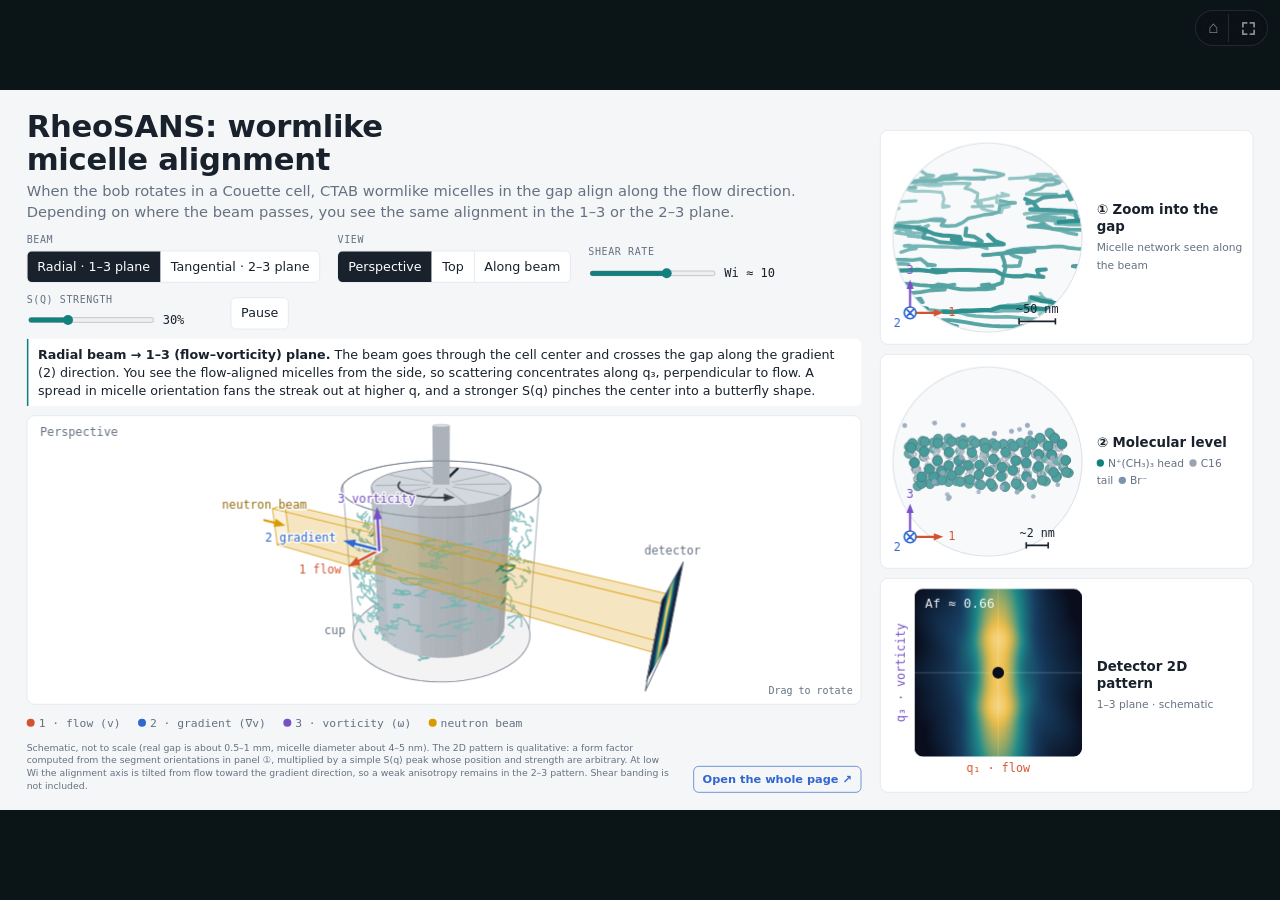
<file: micelle/index.html>
<!DOCTYPE html>
<html lang="en" data-theme="light">
<head>
<meta charset="utf-8">
<meta name="viewport" content="width=device-width, initial-scale=1">
<title>Micelles in the Gap — Changwoo Do</title>
<!--
  GENERATED by make_page.py from original.html. Do not edit here; edit original.html (or the layout in
  make_page.py) and run it again. original.html is the page as it was made, linked from the slide's corner.
  Keys: F full screen · 0 or Home back to the workshop front page.
-->
<link rel="stylesheet" href="../shared/nav.css?v=3">
<style>
/* layout: controls on top, one wide 3D stage, then a row of three zoom panels (network, molecular, detector) */
:root{
  --bg:#f4f6f8; --panel:#ffffff; --ink:#18212c; --muted:#657182; --line:#dde2e8;
  --mic:#12807f; --flow:#d4532f; --grad:#2f66cf; --vort:#7650c4; --beam:#d99a00;
  --bob:#c3cbd4; --tail:#9aa4b0; --ion:#7d93ad;
  --font-body:"IBM Plex Sans KR","Apple SD Gothic Neo","Malgun Gothic",system-ui,sans-serif;
  --font-mono:"IBM Plex Mono",ui-monospace,Menlo,monospace;
}
@media (prefers-color-scheme: dark){
  :root:not([data-theme="light"]){
    color-scheme:dark;
    --bg:#11151a; --panel:#181d24; --ink:#e7ebf0; --muted:#8c97a5; --line:#29313b;
    --mic:#4cc4c0; --flow:#f08462; --grad:#74a0f2; --vort:#aa8cec; --beam:#f0be46;
    --bob:#4b5664; --tail:#6f7b89; --ion:#8ea6c2;
  }
}
:root[data-theme="dark"]{
  color-scheme:dark;
  --bg:#11151a; --panel:#181d24; --ink:#e7ebf0; --muted:#8c97a5; --line:#29313b;
  --mic:#4cc4c0; --flow:#f08462; --grad:#74a0f2; --vort:#aa8cec; --beam:#f0be46;
  --bob:#4b5664; --tail:#6f7b89; --ion:#8ea6c2;
}
*{box-sizing:border-box}
html,body{margin:0}
body{background:var(--bg);color:var(--ink);font-family:var(--font-body);font-size:15px;line-height:1.55}
main{max-width:1120px;margin:0 auto;padding:28px 20px 40px;display:flex;flex-direction:column;gap:16px}
h1{font-size:22px;font-weight:600;margin:0;letter-spacing:-0.01em;text-wrap:balance}
.lead{margin:6px 0 0;color:var(--muted);max-width:68ch}
.controls{display:flex;flex-wrap:wrap;gap:14px 22px;align-items:flex-end}
.group{display:flex;flex-direction:column;gap:5px}
.group>span{font-family:var(--font-mono);font-size:11px;color:var(--muted);text-transform:uppercase;letter-spacing:.06em}
.seg{display:inline-flex;border:1px solid var(--line);border-radius:8px;overflow:hidden;background:var(--panel)}
.seg button{font:inherit;font-size:13.5px;color:var(--ink);background:none;border:0;padding:7px 12px;cursor:pointer;border-right:1px solid var(--line)}
.seg button:last-child{border-right:0}
.seg button[aria-pressed="true"]{background:var(--ink);color:var(--panel)}
.seg button:focus-visible,.play:focus-visible,input:focus-visible{outline:2px solid var(--grad);outline-offset:2px}
.slider{display:flex;align-items:center;gap:10px}
.slider input{width:140px;accent-color:var(--mic)}
.slider output{font-family:var(--font-mono);font-size:13px;min-width:4.2em;font-variant-numeric:tabular-nums}
.play{font:inherit;font-size:13.5px;color:var(--ink);background:var(--panel);border:1px solid var(--line);border-radius:8px;padding:7px 14px;cursor:pointer}
.check{display:flex;align-items:center;gap:7px;font-size:13.5px;padding:7px 0;cursor:pointer}
.check input{accent-color:var(--mic);width:15px;height:15px;margin:0}
.caption{margin:0;padding:10px 14px;border-left:3px solid var(--mic);background:var(--panel);border-radius:0 8px 8px 0;max-width:none}
.stage{background:var(--panel);border:1px solid var(--line);border-radius:12px;overflow:hidden;position:relative}
#scene{display:block;width:100%;aspect-ratio:16/8.2;cursor:grab;touch-action:pan-y}
#scene:active{cursor:grabbing}
.hint{position:absolute;right:12px;bottom:8px;font-family:var(--font-mono);font-size:11px;color:var(--muted)}
.axes{display:flex;flex-wrap:wrap;gap:6px 18px;font-family:var(--font-mono);font-size:12px;color:var(--muted)}
.axes i,.fig i{display:inline-block;width:9px;height:9px;border-radius:50%;margin-right:6px;vertical-align:baseline}
.row{display:grid;grid-template-columns:repeat(3,1fr);gap:16px}
.fig{margin:0;background:var(--panel);border:1px solid var(--line);border-radius:12px;padding:12px;display:flex;flex-direction:column;gap:8px}
.fig canvas{display:block;width:100%;aspect-ratio:1/1}
.fig figcaption{font-size:13.5px}
.fig figcaption b{font-weight:600}
.fig figcaption small{display:block;color:var(--muted);font-size:12px;margin-top:2px}
.note{color:var(--muted);font-size:12.5px;margin:0;max-width:92ch}
@media (max-width:820px){.row{grid-template-columns:1fr 1fr}.row .fig:last-child{grid-column:1/-1;max-width:420px}}
@media (max-width:520px){.row{grid-template-columns:1fr}#scene{aspect-ratio:4/3.4}.slider input{width:150px}}

/* ===== the slide: 1920x1080, scaled as a whole; added by make_page.py after the original rules ===== */
html, body { height: 100%; overflow: hidden; }
body { background: #0b1416; font-family: 'Aptos', 'Segoe UI', system-ui, sans-serif; }
:root { --font-body: 'Aptos', 'Segoe UI', system-ui, sans-serif; --font-mono: Consolas, ui-monospace, monospace; }
#stage { position: absolute; left: 0; top: 0; width: 1920px; height: 1080px; transform-origin: 0 0; background: var(--bg); overflow: hidden;
  display: grid; grid-template-columns: 1252px 1fr; gap: 0 28px; padding: 30px 40px 26px; max-width: none; margin: 0; }
#left { display: flex; flex-direction: column; gap: 14px; min-height: 0; }
#left h1 { font-size: 46px; font-weight: 700; line-height: 1.08; padding-right: 330px; }
#left .lead { font-size: 22px; line-height: 1.4; margin-top: 8px; max-width: none; }
#left .controls { gap: 14px 26px; }
#left .group > span { font-size: 15px; }
#left .seg button, #left .play { font-size: 19px; padding: 8px 15px; }
#left .slider input { width: 190px; }
#left .slider output { font-size: 18px; }
#left .caption { font-size: 19px; line-height: 1.42; margin: 0; min-height: 4.3em; }
#left .stage { flex: 1 1 auto; min-height: 0; display: flex; }
#left #scene { flex: 1; height: 100%; aspect-ratio: auto; }
#left .hint { font-size: 15px; }
#left .axes { font-size: 17px; gap: 6px 26px; }
#left .axes i { width: 12px; height: 12px; }
#left .foot { display: flex; align-items: flex-end; justify-content: space-between; gap: 30px; }
#left .note { font-size: 14px; line-height: 1.38; max-width: 980px; }
#whole { flex: 0 0 auto; font-size: 17px; font-weight: 700; color: var(--grad); text-decoration: none; border: 1.5px solid var(--grad); border-radius: 8px; padding: 6px 13px; white-space: nowrap; }
#whole:hover { background: var(--grad); color: #fff; }
#right { display: flex; flex-direction: column; gap: 14px; min-height: 0; padding-top: 30px; }
#right .fig { flex: 1 1 0; min-height: 0; flex-direction: row; align-items: center; gap: 16px; padding: 12px; }
#right .fig canvas { width: auto; height: 100%; aspect-ratio: 1 / 1; flex: 0 0 auto; }
#right .fig figcaption { font-size: 20px; line-height: 1.3; }
#right .fig figcaption small { font-size: 16px; margin-top: 6px; line-height: 1.6; }
#right .fig figcaption i { width: 11px; height: 11px; }
/* the corner pill: front page and full screen, as in the decks */
.dnav { position: fixed; right: 12px; top: 10px; z-index: 30; }
</style>
</head>
<body>
<main id="stage">
  <div id="left">
    <header>
      <h1>RheoSANS: wormlike micelle alignment</h1>
      <p class="lead">When the bob rotates in a Couette cell, CTAB wormlike micelles in the gap align along the flow direction. Depending on where the beam passes, you see the same alignment in the 1–3 or the 2–3 plane.</p>
    </header>
    <section class="controls" aria-label="Settings">
    <div class="group"><span>Beam</span>
      <div class="seg" id="segBeam">
        <button type="button" data-v="rad" aria-pressed="true">Radial · 1–3 plane</button>
        <button type="button" data-v="tan" aria-pressed="false">Tangential · 2–3 plane</button>
      </div>
    </div>
    <div class="group"><span>View</span>
      <div class="seg" id="segView">
        <button type="button" data-v="persp" aria-pressed="true">Perspective</button>
        <button type="button" data-v="top" aria-pressed="false">Top</button>
        <button type="button" data-v="beam" aria-pressed="false">Along beam</button>
      </div>
    </div>
    <div class="group"><span>Shear rate</span>
      <div class="slider">
        <input type="range" id="shear" min="0" max="100" value="62" aria-label="Shear rate">
        <output id="shearOut" for="shear"></output>
      </div>
    </div>
    <div class="group"><span>S(q) strength</span>
      <div class="slider">
        <input type="range" id="sq" min="0" max="100" value="30" aria-label="Structure factor strength">
        <output id="sqOut" for="sq"></output>
      </div>
    </div>
    <button type="button" class="play" id="play">Pause</button>
  </section>
    <p class="caption" id="caption"></p>
    <div class="stage">
      <canvas id="scene" aria-label="Couette cell 3D animation"></canvas>
      <span class="hint">Drag to rotate</span>
    </div>
    <div class="axes">
    <span><i style="background:var(--flow)"></i>1 · flow (v)</span>
    <span><i style="background:var(--grad)"></i>2 · gradient (∇v)</span>
    <span><i style="background:var(--vort)"></i>3 · vorticity (ω)</span>
    <span><i style="background:var(--beam)"></i>neutron beam</span>
  </div>
    <div class="foot">
      <p class="note">Schematic, not to scale (real gap is about 0.5–1 mm, micelle diameter about 4–5 nm). The 2D pattern is qualitative: a form factor computed from the segment orientations in panel ①, multiplied by a simple S(q) peak whose position and strength are arbitrary. At low Wi the alignment axis is tilted from flow toward the gradient direction, so a weak anisotropy remains in the 2–3 pattern. Shear banding is not included.</p>
      <a id="whole" href="original.html" target="_blank" rel="noopener" title="The page as it was made, in a new tab">Open the whole page ↗</a>
    </div>
  </div>
  <div id="right">
    <figure class="fig">
      <canvas id="net" aria-label="Micelle network in the gap"></canvas>
      <figcaption><b>① Zoom into the gap</b><small>Micelle network seen along the beam</small></figcaption>
    </figure>
    <figure class="fig">
      <canvas id="mol" aria-label="CTAB micelle at the molecular level"></canvas>
      <figcaption><b>② Molecular level</b><small><i style="background:var(--mic)"></i>N⁺(CH₃)₃ head&ensp;<i style="background:var(--tail)"></i>C16 tail&ensp;<i style="background:var(--ion)"></i>Br⁻</small></figcaption>
    </figure>
    <figure class="fig">
      <canvas id="det" aria-label="Detector 2D pattern"></canvas>
      <figcaption><b>Detector 2D pattern</b><small id="detNote">schematic</small></figcaption>
    </figure>
  </div>
</main>
<nav class="dnav" aria-label="Screen"><button type="button" class="home" title="Workshop front page (0)">⌂</button><button type="button" class="full" title="Full screen (F)"><svg viewBox="0 0 16 16" width="15" height="15" fill="none" stroke="currentColor" stroke-width="1.9" stroke-linecap="round" stroke-linejoin="round"><path class="exp" d="M2 6V2h4M10 2h4v4M14 10v4h-4M6 14H2v-4"/><path class="cmp" d="M6 2v4H2M14 6h-4V2M10 14v-4h4M2 10h4v4"/></svg></button></nav>
<script>
/* the slide: scale 1920x1080 to the window; the canvases draw 1.6x the original size, in slide pixels */
(function () {
  const stage = document.getElementById('stage');
  let f = 1;
  window.SLIDE_Z = () => 1.6 * f;
  function fit() {
    f = Math.min(innerWidth / 1920, innerHeight / 1080);
    stage.style.transform = `translate(${(innerWidth - 1920 * f) / 2}px,${(innerHeight - 1080 * f) / 2}px) scale(${f})`;
  }
  addEventListener('resize', fit); fit();
  const hub = (() => { try { return window.parent !== window && window.parent.RheoHub ? window.parent.RheoHub : null; } catch (e) { return null; } })();
  const home = () => { if (hub) hub.home(); else location.href = '../index.html'; };
  const full = () => { if (hub) hub.fullscreen(); else if (document.fullscreenElement) document.exitFullscreen(); else document.documentElement.requestFullscreen().catch(() => {}); };
  const nav = document.querySelector('.dnav'), fb = nav.querySelector('.full'), fsDoc = hub ? window.parent.document : document;
  nav.querySelector('.home').onclick = home;
  fb.onclick = () => { full(); fb.blur(); };
  const icon = () => { const on = !!fsDoc.fullscreenElement; fb.classList.toggle('on', on); fb.title = on ? 'Leave full screen (F)' : 'Full screen (F)'; };
  fsDoc.addEventListener('fullscreenchange', icon); icon();
  addEventListener('keydown', (e) => {
    if (e.ctrlKey || e.metaKey || e.altKey) return;
    if (e.key === 'f' || e.key === 'F') full(); else if (e.key === '0' || e.key === 'Home') home(); else return;
    e.preventDefault();
  });
})();
</script>
<script>
(() => {
'use strict';
const $ = id => document.getElementById(id);
const cvS = $('scene'), cvN = $('net'), cvM = $('mol'), cvD = $('det');
const TAU = Math.PI * 2, DEG = Math.PI / 180;
const MONO = '"IBM Plex Mono", ui-monospace, Menlo, monospace';

/* ---------- theme tokens ---------- */
const P = {};
function hex(v){
  v = v.trim();
  if (v[0] === '#'){
    if (v.length === 4) v = '#' + v[1] + v[1] + v[2] + v[2] + v[3] + v[3];
    return [parseInt(v.slice(1,3),16), parseInt(v.slice(3,5),16), parseInt(v.slice(5,7),16)];
  }
  return [128,128,128];
}
function readTokens(){
  const cs = getComputedStyle(document.documentElement);
  for (const k of ['bg','panel','ink','muted','line','mic','flow','grad','vort','beam','bob','tail','ion'])
    P[k] = hex(cs.getPropertyValue('--' + k));
}
readTokens();
matchMedia('(prefers-color-scheme: dark)').addEventListener('change', readTokens);
new MutationObserver(readTokens).observe(document.documentElement, {attributes:true, attributeFilter:['data-theme']});
const css = (c, a) => a === undefined ? `rgb(${c[0]|0},${c[1]|0},${c[2]|0})` : `rgba(${c[0]|0},${c[1]|0},${c[2]|0},${a})`;
const mix = (a, b, t) => [a[0]+(b[0]-a[0])*t, a[1]+(b[1]-a[1])*t, a[2]+(b[2]-a[2])*t];
const clamp = (v, lo, hi) => v < lo ? lo : v > hi ? hi : v;

/* ---------- rng ---------- */
let seed = 20261119;
function rnd(){ seed |= 0; seed = seed + 0x6D2B79F5 | 0; let t = Math.imul(seed ^ seed >>> 15, 1 | seed); t = t + Math.imul(t ^ t >>> 7, 61 | t) ^ t; return ((t ^ t >>> 14) >>> 0) / 4294967296; }
function gauss(){ let u = 0; for (let i = 0; i < 4; i++) u += rnd(); return (u - 2) * 1.73; }

/* ---------- state ---------- */
const reduced = matchMedia('(prefers-reduced-motion: reduce)').matches;
let beam = 'rad', playing = !reduced, T = 0, frame = 0, dirty = true;
const VIEWS = { persp:{az:-58*DEG, el:24*DEG, k:1}, top:{az:-90*DEG, el:89.4*DEG, k:5}, beam:{az:-180*DEG, el:0.6*DEG, k:5} };
const cam = {...VIEWS.persp}, camT = {...VIEWS.persp};
let psi = 0, psiT = 0;          // 0 = looking along 2 (1-3 plane), 90deg = looking along 1 (2-3 plane)
let yb = 0, bw = 0.30, tho = Math.PI;
let Wi = 0, aS = 1, chi = Math.PI/4, wb = 0, bobAng = 0.6;

function setShear(s){
  Wi = 30 * Math.pow(s/100, 2.2);
  aS = 1 + 1.1 * Math.pow(Wi, 0.85);          // stretch of the orientation distribution
  chi = 0.5 * Math.atan2(2, Wi);              // tilt of the alignment axis from flow, in the 1-2 plane
  wb = 0.28 * Math.sqrt(Wi);                  // visual bob speed, rad/s
  $('shearOut').textContent = 'Wi ≈ ' + (Wi < 10 ? Wi.toFixed(1) : Wi.toFixed(0));
  dirty = true;
}

/* ---------- geometry ---------- */
const Rb = 1.0, Rc = 1.42, Rm = (Rb + Rc) / 2, ZB0 = -1.0, ZB1 = 1.3, ZC0 = -1.12, ZC1 = 1.3, BH = 0.7;
const XB0 = -3.5, XD = 3.3, DS = 0.62;

/* micelles in the cell (schematic size) */
const NM = 230, NS = 9, SEG = 0.05;
const cellM = [];
function chain(n, stiff){
  const b = new Float32Array(n*3), ph = new Float32Array(n*3);
  let x = gauss(), y = gauss(), z = gauss(), l = Math.hypot(x,y,z) || 1; x/=l; y/=l; z/=l;
  for (let i = 0; i < n; i++){
    b[i*3] = x; b[i*3+1] = y; b[i*3+2] = z;
    ph[i*3] = rnd()*TAU; ph[i*3+1] = rnd()*TAU; ph[i*3+2] = rnd()*TAU;
    x += stiff*gauss(); y += stiff*gauss(); z += stiff*gauss(); l = Math.hypot(x,y,z) || 1; x/=l; y/=l; z/=l;
  }
  return {b, ph};
}
for (let i = 0; i < NM; i++){
  const c = chain(NS, 0.6);
  cellM.push({r0: Rb + 0.07 + rnd()*(Rc - Rb - 0.14), th: rnd()*TAU, z0: -0.86 + rnd()*1.72, b: c.b, ph: c.ph});
}
/* micelles in the zoomed gap volume (local 1,2,3 frame) */
const NB = 46, NSB = 16, SEGB = 0.11;
const netM = [];
for (let i = 0; i < NB; i++){
  const c = chain(NSB, 0.5);
  netM.push({x: -1.6 + rnd()*3.2, y: -1.25 + rnd()*2.5, z: -1.25 + rnd()*2.5, b: c.b, ph: c.ph});
}
const netDirs = new Float32Array(NB*NSB*3);

/* direction of segment i after flow alignment; result in tmp[0..2] */
const tmp = new Float32Array(3);
function alignDir(b, ph, i, amp){
  let bx = b[i*3]   + amp*Math.sin(T*0.9 + ph[i*3]);
  let by = b[i*3+1] + amp*Math.sin(T*1.1 + ph[i*3+1]);
  let bz = b[i*3+2] + amp*Math.sin(T*0.8 + ph[i*3+2]);
  const c = Math.cos(chi), s = Math.sin(chi);
  const d = (bx*c - by*s) * (aS - 1);
  bx += d*c; by -= d*s;
  const l = Math.hypot(bx,by,bz) || 1;
  tmp[0] = bx/l; tmp[1] = by/l; tmp[2] = bz/l;
}

/* ---------- canvas helper ---------- */
function fit(cv){
  const r = cv.getBoundingClientRect(), d = Math.min(window.devicePixelRatio || 1, 2), z = window.SLIDE_Z ? window.SLIDE_Z() : 1;
  const w = Math.max(1, Math.round(r.width*d)), h = Math.max(1, Math.round(r.height*d));
  if (cv.width !== w || cv.height !== h){ cv.width = w; cv.height = h; }
  const c = cv.getContext('2d'); c.setTransform(d*z,0,0,d*z,0,0);
  return [c, r.width/z, r.height/z, d*z];
}
function label(c, txt, x, y, col, align){
  c.font = '500 11px ' + MONO; c.textAlign = align || 'left'; c.textBaseline = 'middle';
  c.lineWidth = 3; c.strokeStyle = css(P.panel, 0.85); c.lineJoin = 'round'; c.strokeText(txt, x, y);
  c.fillStyle = css(col); c.fillText(txt, x, y);
}

/* ---------- main 3D scene ---------- */
const D0 = 8.4;
function drawScene(adt){
  const [c, W, H, dpr] = fit(cvS);
  c.clearRect(0, 0, W, H);
  const F0 = Math.min(0.94*W*D0/7.9, 0.84*H*D0/3.7), dist = D0*cam.k, F = F0*cam.k;
  const ce = Math.cos(cam.el), se = Math.sin(cam.el), ca = Math.cos(cam.az), sa = Math.sin(cam.az);
  const tx = 0.05, tz = 0.12;
  const px = tx + dist*ce*ca, py = dist*ce*sa, pz = tz + dist*se;
  const fx = -ce*ca, fy = -ce*sa, fz = -se;
  let rx = fy, ry = -fx; const rl = Math.hypot(rx, ry) || 1; rx /= rl; ry /= rl;
  const ux = ry*fz, uy = -rx*fz, uz = rx*fy - ry*fx;
  const cx0 = W/2, cy0 = H/2;
  const pr = (x, y, z) => {
    const dx = x-px, dy = y-py, dz = z-pz, zc = dx*fx + dy*fy + dz*fz;
    return [cx0 + F*(dx*rx + dy*ry)/zc, cy0 - F*(dx*ux + dy*uy + dz*uz)/zc, zc];
  };
  const ring = (R, z, n) => { const a = []; for (let i = 0; i <= n; i++){ const t = i/n*TAU; a.push(pr(R*Math.cos(t), R*Math.sin(t), z)); } return a; };
  const path = pts => { c.beginPath(); c.moveTo(pts[0][0], pts[0][1]); for (let i = 1; i < pts.length; i++) c.lineTo(pts[i][0], pts[i][1]); };

  /* detector quad with the live pattern */
  const drawDetector = () => {
    const p0 = pr(XD, yb + DS, DS), p1 = pr(XD, yb - DS, DS), p2 = pr(XD, yb + DS, -DS), p3 = pr(XD, yb - DS, -DS);
    c.save();
    c.setTransform(dpr*(p1[0]-p0[0])/G, dpr*(p1[1]-p0[1])/G, dpr*(p2[0]-p0[0])/G, dpr*(p2[1]-p0[1])/G, dpr*p0[0], dpr*p0[1]);
    c.imageSmoothingEnabled = true; c.drawImage(pat, 0, 0);
    c.restore();
    path([p0, p1, p3, p2]); c.closePath(); c.strokeStyle = css(P.muted); c.lineWidth = 1; c.stroke();
    const top = p0[1] < p2[1] ? p0 : p2;
    label(c, 'detector', (p0[0]+p1[0])/2, Math.min(p0[1], p1[1], p2[1], p3[1]) - 10, P.muted, 'center');
  };
  const detDepth = pr(XD, yb, 0)[2], detFirst = detDepth > dist;
  if (detFirst) drawDetector();

  /* cup: floor + rims */
  const cupBot = ring(Rc, ZC0, 72), cupTop = ring(Rc, ZC1, 72);
  path(cupBot); c.closePath(); c.fillStyle = css(P.ink, 0.05); c.fill();
  c.strokeStyle = css(P.muted, 0.7); c.lineWidth = 1; c.stroke();
  path(cupTop); c.stroke();

  /* depth-sorted items */
  const items = [];
  /* bob side facets */
  const NF = 72, L = [-0.36, -0.72, 0.59];
  for (let i = 0; i < NF; i++){
    const t0 = i/NF*TAU, t1 = (i+1)/NF*TAU, tm = (t0+t1)/2, nx = Math.cos(tm), ny = Math.sin(tm);
    if (nx*(px - Rb*nx) + ny*(py - Rb*ny) <= 0) continue;
    const q0 = pr(Rb*Math.cos(t0), Rb*Math.sin(t0), ZB0), q1 = pr(Rb*Math.cos(t1), Rb*Math.sin(t1), ZB0);
    const q2 = pr(Rb*Math.cos(t1), Rb*Math.sin(t1), ZB1), q3 = pr(Rb*Math.cos(t0), Rb*Math.sin(t0), ZB1);
    let rel = (tm - bobAng) % TAU; if (rel < 0) rel += TAU;
    const stripe = Math.floor(rel/(TAU/10)) % 2 ? 0.86 : 1.0;
    const mark = rel < TAU/NF*1.5;
    const sh = (0.62 + 0.38*Math.max(0, nx*L[0] + ny*L[1])) * stripe;
    const col = mark ? P.ink : mix(P.panel, P.bob, sh < 1 ? 0.55 + 0.45*sh : 1);
    const shade = mark ? col : mix([0,0,0], col, 0.55 + 0.45*sh);
    items.push({z: (q0[2]+q2[2])/2, f: () => {
      path([q0,q1,q2,q3]); c.closePath(); const s = css(shade); c.fillStyle = s; c.fill(); c.strokeStyle = s; c.lineWidth = 0.7; c.stroke();
    }});
  }
  /* bob cap + shaft */
  {
    const cap = ring(Rb, ZB1, 72), cz = pr(0, 0, ZB1)[2];
    items.push({z: cz, f: () => {
      path(cap); c.closePath(); c.fillStyle = css(mix(P.bob, P.panel, 0.25)); c.fill(); c.strokeStyle = css(P.muted, 0.6); c.lineWidth = 1; c.stroke();
      for (let k = 0; k < 10; k++){
        const t = bobAng + k*TAU/10, a = pr(0.2*Math.cos(t), 0.2*Math.sin(t), ZB1), b = pr(0.94*Math.cos(t), 0.94*Math.sin(t), ZB1);
        c.beginPath(); c.moveTo(a[0], a[1]); c.lineTo(b[0], b[1]);
        c.strokeStyle = k === 0 ? css(P.ink) : css(P.muted, 0.35); c.lineWidth = k === 0 ? 2.2 : 1; c.stroke();
      }
      if (wb > 0.01){ /* rotation arrow */
        const arc = []; for (let i = 0; i <= 20; i++){ const t = (200 + i*5.5)*DEG; arc.push(pr(0.62*Math.cos(t), 0.62*Math.sin(t), ZB1)); }
        path(arc); c.strokeStyle = css(P.ink, 0.8); c.lineWidth = 1.6; c.stroke();
        const e = arc[20], p = arc[18], an = Math.atan2(e[1]-p[1], e[0]-p[0]);
        c.beginPath(); c.moveTo(e[0] + 7*Math.cos(an), e[1] + 7*Math.sin(an));
        c.lineTo(e[0] + 5*Math.cos(an + 2.3), e[1] + 5*Math.sin(an + 2.3)); c.lineTo(e[0] + 5*Math.cos(an - 2.3), e[1] + 5*Math.sin(an - 2.3)); c.closePath();
        c.fillStyle = css(P.ink, 0.8); c.fill();
      }
      const rs = 0.12, zt = ZB1 + 0.85;
      const s0 = pr(-rs*rx, -rs*ry, ZB1), s1 = pr(rs*rx, rs*ry, ZB1), s2 = pr(rs*rx, rs*ry, zt), s3 = pr(-rs*rx, -rs*ry, zt);
      path([s0,s1,s2,s3]); c.closePath(); c.fillStyle = css(mix(P.bob, [0,0,0], 0.12)); c.fill();
      path(ring(rs, zt, 20)); c.closePath(); c.fillStyle = css(mix(P.bob, P.panel, 0.3)); c.fill();
    }});
  }
  /* micelles */
  const dth = (Rc - Rb), lw = clamp(0.024*F/dist, 1.3, 4);
  const litC = css(P.mic), dimNear = mix(P.mic, P.panel, 0.42), dimFar = mix(P.mic, P.panel, 0.68);
  const lx = new Float32Array(NS+1), ly = new Float32Array(NS+1), lz = new Float32Array(NS+1);
  for (const m of cellM){
    m.th += wb * (Rc - m.r0)/dth * adt;
    let sx = 0, sy = 0, sz = 0; lx[0] = ly[0] = lz[0] = 0;
    for (let i = 0; i < NS; i++){
      alignDir(m.b, m.ph, i, 0.4);
      lx[i+1] = lx[i] + tmp[0]*SEG; ly[i+1] = ly[i] + tmp[1]*SEG; lz[i+1] = lz[i] + tmp[2]*SEG;
      sx += lx[i+1]; sy += ly[i+1]; sz += lz[i+1];
    }
    sx /= NS+1; sy /= NS+1; sz /= NS+1;
    const pts = [];
    for (let i = 0; i <= NS; i++){
      const th = m.th + (lx[i]-sx)/m.r0, r = clamp(m.r0 + ly[i]-sy, Rb+0.02, Rc-0.02);
      pts.push(pr(r*Math.cos(th), r*Math.sin(th), m.z0 + lz[i]-sz));
    }
    const wy = m.r0*Math.sin(m.th), lit = Math.abs(wy - yb) < bw/2 && Math.abs(m.z0) < BH/2;
    const zc = pts[NS>>1][2];
    const far = clamp((zc - dist + 1.2)/2.4, 0, 1);
    const col = lit ? litC : css(mix(dimNear, dimFar, far));
    items.push({z: zc, f: () => { path(pts); c.strokeStyle = col; c.lineWidth = lit ? lw*1.25 : lw; c.lineCap = c.lineJoin = 'round'; c.stroke(); }});
  }
  items.sort((a, b) => b.z - a.z);
  for (const it of items) it.f();

  /* cup front: rim + silhouette */
  c.strokeStyle = css(P.muted, 0.55); c.lineWidth = 1;
  path(cupTop); c.stroke();
  for (const s of [-1, 1]){
    const a = pr(s*Rc*rx, s*Rc*ry, ZC0), b = pr(s*Rc*rx, s*Rc*ry, ZC1);
    c.beginPath(); c.moveTo(a[0], a[1]); c.lineTo(b[0], b[1]); c.stroke();
  }

  /* beam box */
  {
    const h = BH/2, w = bw/2, x0 = XB0, x1 = XD;
    const cs8 = [[x0,yb-w,-h],[x0,yb+w,-h],[x0,yb+w,h],[x0,yb-w,h],[x1,yb-w,-h],[x1,yb+w,-h],[x1,yb+w,h],[x1,yb-w,h]].map(v => pr(v[0],v[1],v[2]));
    c.fillStyle = css(P.beam, 0.13); c.strokeStyle = css(P.beam, 0.75); c.lineWidth = 1;
    for (const f of [[0,1,5,4],[1,2,6,5],[2,3,7,6],[3,0,4,7]]){ path(f.map(i => cs8[i])); c.closePath(); c.fill(); }
    for (const f of [[0,4],[1,5],[2,6],[3,7],[0,1],[1,2],[2,3],[3,0]]){ c.beginPath(); c.moveTo(cs8[f[0]][0], cs8[f[0]][1]); c.lineTo(cs8[f[1]][0], cs8[f[1]][1]); c.stroke(); }
    const a = pr(x0 - 0.45, yb, 0), b = pr(x0 - 0.05, yb, 0), an = Math.atan2(b[1]-a[1], b[0]-a[0]);
    if (Math.hypot(b[0]-a[0], b[1]-a[1]) > 8){
      c.beginPath(); c.moveTo(a[0], a[1]); c.lineTo(b[0], b[1]); c.strokeStyle = css(P.beam); c.lineWidth = 2; c.stroke();
      c.beginPath(); c.moveTo(b[0] + 6*Math.cos(an), b[1] + 6*Math.sin(an)); c.lineTo(b[0] + 6*Math.cos(an+2.4), b[1] + 6*Math.sin(an+2.4)); c.lineTo(b[0] + 6*Math.cos(an-2.4), b[1] + 6*Math.sin(an-2.4)); c.closePath(); c.fillStyle = css(P.beam); c.fill();
    }
    label(c, 'neutron beam', a[0], a[1] - 14, mix(P.beam, P.ink, 0.35), 'center');
  }
  if (!detFirst) drawDetector();

  /* 1-2-3 triad where the beam meets the gap */
  {
    const ox = Rm*Math.cos(tho), oy = Rm*Math.sin(tho), o = pr(ox, oy, 0), Lg = 0.62;
    const ax = [[-Math.sin(tho), Math.cos(tho), 0, P.flow, '1 flow'], [Math.cos(tho), Math.sin(tho), 0, P.grad, '2 gradient'], [0, 0, 1, P.vort, '3 vorticity']];
    for (const v of ax){
      const e = pr(ox + v[0]*Lg, oy + v[1]*Lg, v[2]*Lg), dx = e[0]-o[0], dy = e[1]-o[1], len = Math.hypot(dx, dy);
      c.strokeStyle = css(P.panel, 0.9); c.lineWidth = 5; c.lineCap = 'round';
      c.beginPath(); c.moveTo(o[0], o[1]); c.lineTo(e[0], e[1]); c.stroke();
      c.strokeStyle = c.fillStyle = css(v[3]); c.lineWidth = 2.4;
      c.beginPath(); c.moveTo(o[0], o[1]); c.lineTo(e[0], e[1]); c.stroke();
      if (len > 9){
        const an = Math.atan2(dy, dx);
        c.beginPath(); c.moveTo(e[0] + 7*Math.cos(an), e[1] + 7*Math.sin(an)); c.lineTo(e[0] + 6*Math.cos(an+2.4), e[1] + 6*Math.sin(an+2.4)); c.lineTo(e[0] + 6*Math.cos(an-2.4), e[1] + 6*Math.sin(an-2.4)); c.closePath(); c.fill();
        const k = (len + 14)/len;
        label(c, v[4], o[0] + dx*k, o[1] + dy*k, v[3], dx < -4 ? 'right' : dx > 4 ? 'left' : 'center');
      } else {
        c.beginPath(); c.arc(o[0], o[1], 5, 0, TAU); c.fillStyle = css(P.panel); c.fill(); c.stroke();
        c.beginPath(); c.arc(o[0], o[1], 1.6, 0, TAU); c.fillStyle = css(v[3]); c.fill();
        label(c, v[4], o[0] + 10, o[1] + 14, v[3], 'left');
      }
    }
  }
  /* part labels */
  {
    const b = pr(0, 0, ZB1 + 0.95); label(c, 'bob', b[0], b[1] - 8, P.muted, 'center');
    const q = pr(-Rc*rx*1.0, -Rc*ry*1.0, ZC0); label(c, 'cup', q[0] - 8, q[1] + 2, P.muted, 'right');
    c.font = '500 11px ' + MONO; c.textAlign = 'left'; c.textBaseline = 'top'; c.fillStyle = css(P.muted);
    const el = cam.el/DEG;
    c.fillText(el > 75 ? 'Top view · looking down on the 1–2 plane' : el < 8 && Math.abs(Math.abs(cam.az) - Math.PI) < 0.2 ? 'Cell seen along the beam' : 'Perspective', 12, 10);
  }
}

/* ---------- small 2D axis triad for the zoom panels ---------- */
function triad2d(c, x, y){
  const L = 26, cs = Math.cos(psi), sn = Math.sin(psi);
  const arrow = (dx, dy, col, txt) => {
    c.strokeStyle = c.fillStyle = css(col); c.lineWidth = 2; c.lineCap = 'round';
    c.beginPath(); c.moveTo(x, y); c.lineTo(x + dx, y + dy); c.stroke();
    const an = Math.atan2(dy, dx);
    c.beginPath(); c.moveTo(x + dx + 5*Math.cos(an), y + dy + 5*Math.sin(an)); c.lineTo(x + dx + 5*Math.cos(an+2.4), y + dy + 5*Math.sin(an+2.4)); c.lineTo(x + dx + 5*Math.cos(an-2.4), y + dy + 5*Math.sin(an-2.4)); c.closePath(); c.fill();
    c.font = '500 11px ' + MONO; c.textAlign = 'center'; c.textBaseline = 'middle';
    c.fillText(txt, x + dx + 13*Math.cos(an), y + dy + 13*Math.sin(an));
  };
  arrow(0, -L, P.vort, '3');
  const big = cs >= sn ? [L*cs, P.flow, '1'] : [L*sn, P.grad, '2'];
  const small = cs >= sn ? [L*sn, P.grad, '2', true] : [L*cs, P.flow, '1', false];
  if (small[0] > 9) arrow(small[0], 0, small[1], small[2]);
  arrow(big[0], 0, big[1], big[2]);
  if (small[0] <= 9){ /* axis along the line of sight: (x) into the page, (.) toward the viewer */
    c.beginPath(); c.arc(x, y, 5.5, 0, TAU); c.fillStyle = css(P.panel); c.fill(); c.strokeStyle = css(small[1]); c.lineWidth = 1.6; c.stroke();
    if (small[3]){ c.beginPath(); c.moveTo(x-3, y-3); c.lineTo(x+3, y+3); c.moveTo(x+3, y-3); c.lineTo(x-3, y+3); c.stroke(); }
    else { c.beginPath(); c.arc(x, y, 1.8, 0, TAU); c.fillStyle = css(small[1]); c.fill(); }
    c.fillStyle = css(small[1]); c.font = '500 11px ' + MONO; c.textAlign = 'center'; c.textBaseline = 'middle'; c.fillText(small[2], x - 12, y + 10);
  }
}
function scaleBar(c, x, y, px, txt){
  c.strokeStyle = css(P.ink); c.lineWidth = 1.5; c.lineCap = 'butt';
  c.beginPath(); c.moveTo(x - px/2, y); c.lineTo(x + px/2, y); c.moveTo(x - px/2, y - 3); c.lineTo(x - px/2, y + 3); c.moveTo(x + px/2, y - 3); c.lineTo(x + px/2, y + 3); c.stroke();
  c.font = '500 11px ' + MONO; c.textAlign = 'center'; c.textBaseline = 'bottom'; c.fillStyle = css(P.ink); c.fillText(txt, x, y - 5);
}
function lens(c, W, H){
  const R = Math.min(W, H)/2 - 4, cx = W/2, cy = H/2;
  c.beginPath(); c.arc(cx, cy, R, 0, TAU); c.fillStyle = css(mix(P.panel, P.bg, 0.6)); c.fill();
  return [cx, cy, R];
}

/* ---------- panel 1: micelle network in the gap ---------- */
function drawNet(adt){
  const [c, W, H] = fit(cvN);
  c.clearRect(0, 0, W, H);
  const [cx, cy, R] = lens(c, W, H), S = R/1.3, fp = 6;
  const cs = Math.cos(psi), sn = Math.sin(psi), bgc = mix(P.panel, P.bg, 0.6);
  const vis = 0.32*Math.sqrt(Wi);
  const items = [];
  const px = new Float32Array(NSB+1), py = new Float32Array(NSB+1), pz = new Float32Array(NSB+1);
  let n = 0;
  for (const m of netM){
    m.x += -m.y*vis*adt; if (m.x > 1.75) m.x -= 3.5; else if (m.x < -1.75) m.x += 3.5;
    let sx = 0, sy = 0, sz = 0; px[0] = py[0] = pz[0] = 0;
    for (let i = 0; i < NSB; i++){
      alignDir(m.b, m.ph, i, 0.35);
      netDirs[n++] = tmp[0]; netDirs[n++] = tmp[1]; netDirs[n++] = tmp[2];
      px[i+1] = px[i] + tmp[0]*SEGB; py[i+1] = py[i] + tmp[1]*SEGB; pz[i+1] = pz[i] + tmp[2]*SEGB;
      sx += px[i+1]; sy += py[i+1]; sz += pz[i+1];
    }
    sx /= NSB+1; sy /= NSB+1; sz /= NSB+1;
    const pts = []; let dm = 0;
    for (let i = 0; i <= NSB; i++){
      const x = m.x + px[i]-sx, y = m.y + py[i]-sy, z = m.z + pz[i]-sz;
      const h = x*cs + y*sn, d = -x*sn + y*cs, k = fp/(fp + d);
      pts.push([cx + S*k*h, cy - S*k*z]); if (i === NSB>>1) dm = d;
    }
    items.push({d: dm, pts});
  }
  items.sort((a, b) => b.d - a.d);
  c.save(); c.beginPath(); c.arc(cx, cy, R, 0, TAU); c.clip();
  c.lineCap = c.lineJoin = 'round';
  for (const it of items){
    const t = clamp((it.d + 1.6)/3.2, 0, 1), k = fp/(fp + it.d);
    c.beginPath(); c.moveTo(it.pts[0][0], it.pts[0][1]); for (let i = 1; i < it.pts.length; i++) c.lineTo(it.pts[i][0], it.pts[i][1]);
    c.strokeStyle = css(mix(P.mic, bgc, 0.72*t)); c.lineWidth = 3.4*k; c.stroke();
  }
  c.restore();
  c.beginPath(); c.arc(cx, cy, R, 0, TAU); c.strokeStyle = css(P.line); c.lineWidth = 1; c.stroke();
  triad2d(c, 20, H - 22);
  scaleBar(c, W - 46, H - 14, S*0.5, '~50 nm');
}

/* ---------- panel 2: one micelle at the molecular level ---------- */
const MK = 14, MS = 0.5, NH = 10;
const ions = []; for (let i = 0; i < 28; i++) ions.push({k: rnd()*(MK-1), al: rnd()*TAU, r: 1.35 + rnd()*0.6, ph: rnd()*TAU});
function drawMol(){
  const [c, W, H] = fit(cvM);
  c.clearRect(0, 0, W, H);
  const [cx, cy, R] = lens(c, W, H), pn = psi/(Math.PI/2), S = R/(4.3 - 1.7*pn), fp = 16;
  const cs = Math.cos(psi), sn = Math.sin(psi), bgc = mix(P.panel, P.bg, 0.6);
  /* slowly wandering orientation, then the same flow alignment as everywhere else */
  const wv = new Float32Array([0.35 + 0.65*(0.5 + 0.5*Math.sin(0.19*T)), Math.sin(0.23*T + 1.3), Math.sin(0.31*T + 0.4)]);
  const save = T; alignDirRaw(wv); const nx = tmp[0], ny = tmp[1], nz = tmp[2];
  /* frame around the axis */
  let ax = -nz*nx, ay = -nz*ny, az = 1 - nz*nz, l = Math.hypot(ax, ay, az) || 1; ax/=l; ay/=l; az/=l;
  const bx = ny*az - nz*ay, by = nz*ax - nx*az, bz = nx*ay - ny*ax;
  const pt = [];
  for (let k = 0; k < MK; k++){
    const u = (k - (MK-1)/2)*MS, o1 = 0.32*Math.sin(0.42*k + 0.6*T), o2 = 0.32*Math.cos(0.33*k + 0.45*T + 1);
    pt.push([nx*u + ax*o1 + bx*o2, ny*u + ay*o1 + by*o2, nz*u + az*o1 + bz*o2]);
  }
  const fr = [];
  for (let k = 0; k < MK; k++){
    const a = pt[Math.max(0, k-1)], b = pt[Math.min(MK-1, k+1)];
    let tx = b[0]-a[0], ty = b[1]-a[1], tz = b[2]-a[2]; l = Math.hypot(tx,ty,tz) || 1; tx/=l; ty/=l; tz/=l;
    let ex = -tz*tx, ey = -tz*ty, ez = 1 - tz*tz; l = Math.hypot(ex,ey,ez) || 1; ex/=l; ey/=l; ez/=l;
    fr.push([tx,ty,tz, ex,ey,ez, ty*ez - tz*ey, tz*ex - tx*ez, tx*ey - ty*ex]);
  }
  const P2 = (x, y, z) => { const h = x*cs + y*sn, d = -x*sn + y*cs, k = fp/(fp + d); return [cx + S*k*h, cy - S*k*z, d, k]; };
  const items = [];
  for (let k = 0; k < MK; k++){
    const p = pt[k], f = fr[k];
    for (let j = 0; j < NH; j++){
      const al = TAU*j/NH + k*0.33 + 0.12*T + 0.12*Math.sin(T*1.3 + k*1.7 + j*2.3);
      const ca = Math.cos(al), sa = Math.sin(al);
      const rx = ca*f[3] + sa*f[6], ry = ca*f[4] + sa*f[7], rz = ca*f[5] + sa*f[8];
      const sh = 0.1*Math.sin(T*1.1 + j*1.9 + k*0.7);
      const head = P2(p[0] + rx + f[0]*sh, p[1] + ry + f[1]*sh, p[2] + rz + f[2]*sh);
      const tail = [];
      for (let i = 1; i <= 5; i++){
        const r = 1 - i*0.17, zg = sh + (i % 2 ? 0.07 : -0.07);
        tail.push(P2(p[0] + rx*r + f[0]*zg, p[1] + ry*r + f[1]*zg, p[2] + rz*r + f[2]*zg));
      }
      items.push({d: head[2], head, tail});
    }
  }
  for (const q of ions){
    const k = Math.floor(q.k), p = pt[k], f = fr[k], al = q.al + 0.3*Math.sin(T*0.7 + q.ph), r = q.r + 0.12*Math.sin(T*1.7 + q.ph*3);
    const ca = Math.cos(al), sa = Math.sin(al);
    items.push({d: 0, ion: P2(p[0] + r*(ca*f[3] + sa*f[6]), p[1] + r*(ca*f[4] + sa*f[7]), p[2] + r*(ca*f[5] + sa*f[8]))});
    items[items.length-1].d = items[items.length-1].ion[2];
  }
  items.sort((a, b) => b.d - a.d);
  c.save(); c.beginPath(); c.arc(cx, cy, R, 0, TAU); c.clip();
  c.lineCap = c.lineJoin = 'round';
  for (const it of items){
    const t = clamp((it.d + 3.6)/7.2, 0, 1)*0.62;
    if (it.ion){
      c.beginPath(); c.arc(it.ion[0], it.ion[1], 0.11*S*it.ion[3], 0, TAU); c.fillStyle = css(mix(P.ion, bgc, t)); c.fill();
      continue;
    }
    c.beginPath(); c.moveTo(it.head[0], it.head[1]); for (const q of it.tail) c.lineTo(q[0], q[1]);
    c.strokeStyle = css(mix(P.tail, bgc, t)); c.lineWidth = Math.max(1, 0.075*S*it.head[3]); c.stroke();
    c.beginPath(); c.arc(it.head[0], it.head[1], 0.21*S*it.head[3], 0, TAU);
    c.fillStyle = css(mix(P.mic, bgc, t)); c.fill();
    c.strokeStyle = css(mix(mix(P.mic, P.ink, 0.45), bgc, t)); c.lineWidth = 0.8; c.stroke();
  }
  c.restore();
  c.beginPath(); c.arc(cx, cy, R, 0, TAU); c.strokeStyle = css(P.line); c.lineWidth = 1; c.stroke();
  triad2d(c, 20, H - 22);
  scaleBar(c, W - 46, H - 14, S*1, '~2 nm');
}
function alignDirRaw(v){
  const c = Math.cos(chi), s = Math.sin(chi), d = (v[0]*c - v[1]*s)*(aS - 1);
  const x = v[0] + d*c, y = v[1] - d*s, z = v[2], l = Math.hypot(x,y,z) || 1;
  tmp[0] = x/l; tmp[1] = y/l; tmp[2] = z/l;
}

/* ---------- detector pattern from the segment orientations of panel 1 ---------- */
const G = 48, pat = document.createElement('canvas'); pat.width = pat.height = G;
const pctx = pat.getContext('2d'), pimg = pctx.createImageData(G, G), acc = new Float32Array(G*G);
let accInit = false, Af = 0, sqAmp = 0.3;
const STOPS = [[0,[9,13,28]],[0.3,[24,62,98]],[0.55,[30,140,140]],[0.8,[238,190,74]],[1,[255,248,220]]];
function cmap(v, out, o){
  v = clamp(v, 0, 1); let i = 1; while (i < STOPS.length-1 && v > STOPS[i][0]) i++;
  const a = STOPS[i-1], b = STOPS[i], t = (v - a[0])/(b[0] - a[0]);
  out[o] = a[1][0] + (b[1][0]-a[1][0])*t; out[o+1] = a[1][1] + (b[1][1]-a[1][1])*t; out[o+2] = a[1][2] + (b[1][2]-a[1][2])*t; out[o+3] = 255;
}
function computePattern(){
  const cs = Math.cos(psi), sn = Math.sin(psi), KL = 40, KR = 0.9;
  const ns = (NB*NSB) >> 1, ua = new Float32Array(ns), ub = new Float32Array(ns);
  for (let i = 0; i < ns; i++){ const o = i*6; ua[i] = netDirs[o]*cs + netDirs[o+1]*sn; ub[i] = netDirs[o+2]; }
  let s0 = 0, s2 = 0;
  for (let j = 0; j < G/2; j++){
    const qb = 1 - (j + 0.5)/(G/2);
    for (let i = 0; i < G; i++){
      const qa = (i + 0.5)/(G/2) - 1, q2 = qa*qa + qb*qb;
      let I = 0;
      for (let k = 0; k < ns; k++){
        const p = qa*ua[k] + qb*ub[k], pp = p*p, t2 = Math.max(0, q2 - pp);
        let w = Math.exp(-KL*pp - KR*t2);
        if (sqAmp > 0){ /* schematic S(q): correlation hole + peak, acting on q perpendicular to the segment */
          const x = Math.sqrt(t2), dx = (x - 0.42)/0.14;
          w *= 1 + sqAmp*(-0.95*Math.exp(-t2/0.1024) + 1.1*Math.exp(-dx*dx));
        }
        I += w;
      }
      I /= ns;
      const v = (Math.log10(I + 1e-9) + 2.4)/2.7, a = j*G + i, b = (G-1-j)*G + (G-1-i);
      acc[a] = accInit ? acc[a]*0.55 + v*0.45 : v; acc[b] = acc[a];
      const q = Math.sqrt(q2);
      if (q > 0.36 && q < 0.58){ s0 += I; s2 += I*(qa*qa - qb*qb)/q2; }
    }
  }
  accInit = true;
  const af = s0 > 0 ? -s2/s0 : 0; Af = Af*0.6 + af*0.4;
  for (let a = 0; a < G*G; a++) cmap(acc[a], pimg.data, a*4);
  pctx.putImageData(pimg, 0, 0);
}
function drawDet(){
  const [c, W, H] = fit(cvD);
  c.clearRect(0, 0, W, H);
  const ml = 24, mb = 24, s = Math.min(W - ml - 4, H - mb - 4), x0 = ml + (W - ml - 4 - s)/2, y0 = 2;
  c.save(); c.beginPath(); if (c.roundRect) c.roundRect(x0, y0, s, s, 8); else c.rect(x0, y0, s, s); c.clip();
  c.imageSmoothingEnabled = true; c.drawImage(pat, x0, y0, s, s);
  c.strokeStyle = 'rgba(255,255,255,0.16)'; c.lineWidth = 1;
  c.beginPath(); c.moveTo(x0, y0 + s/2); c.lineTo(x0 + s, y0 + s/2); c.moveTo(x0 + s/2, y0); c.lineTo(x0 + s/2, y0 + s); c.stroke();
  c.beginPath(); c.arc(x0 + s/2, y0 + s/2, s*0.035, 0, TAU); c.fillStyle = 'rgb(9,13,28)'; c.fill();
  c.restore();
  c.font = '500 12px ' + MONO; c.textAlign = 'left'; c.textBaseline = 'top'; c.fillStyle = 'rgba(255,255,255,0.92)';
  c.fillText('Af ≈ ' + (Math.abs(Af) < 0.005 ? '0.00' : Af.toFixed(2)), x0 + 10, y0 + 9);
  const rad = psiT < 0.5;
  c.font = '500 11px ' + MONO; c.textAlign = 'center'; c.textBaseline = 'middle';
  c.fillStyle = css(rad ? P.flow : P.grad); c.fillText(rad ? 'q₁ · flow' : 'q₂ · gradient', x0 + s/2, y0 + s + 12);
  c.save(); c.translate(x0 - 12, y0 + s/2); c.rotate(-Math.PI/2); c.fillStyle = css(P.vort); c.fillText('q₃ · vorticity', 0, 0); c.restore();
}

/* ---------- copy ---------- */
const CAP = {
  rad: '<b>Radial beam → 1–3 (flow–vorticity) plane.</b> The beam goes through the cell center and crosses the gap along the gradient (2) direction. You see the flow-aligned micelles from the side, so scattering concentrates along q₃, perpendicular to flow. A spread in micelle orientation fans the streak out at higher q, and a stronger S(q) pinches the center into a butterfly shape.',
  tan: '<b>Tangential beam → 2–3 (gradient–vorticity) plane.</b> The beam grazes the gap along the flow (1) direction. You see the aligned micelles end-on, so the alignment along their length is hidden, the circular cross-section shows, and the pattern becomes nearly isotropic.'
};
function setBeam(v){
  beam = v; psiT = v === 'rad' ? 0 : Math.PI/2;
  $('caption').innerHTML = CAP[v];
  $('detNote').textContent = (v === 'rad' ? '1–3 plane' : '2–3 plane') + ' · schematic';
  for (const b of $('segBeam').children) b.setAttribute('aria-pressed', b.dataset.v === v);
  dirty = true;
}
function setView(v){
  Object.assign(camT, VIEWS[v]);
  for (const b of $('segView').children) b.setAttribute('aria-pressed', b.dataset.v === v);
}
$('segBeam').addEventListener('click', e => { const b = e.target.closest('button'); if (b) setBeam(b.dataset.v); });
$('segView').addEventListener('click', e => { const b = e.target.closest('button'); if (b) setView(b.dataset.v); });
$('shear').addEventListener('input', e => setShear(+e.target.value));
$('play').addEventListener('click', () => { playing = !playing; $('play').textContent = playing ? 'Pause' : 'Play'; });
if (!playing) $('play').textContent = 'Play';
const setSq = v => { sqAmp = v/100; $('sqOut').textContent = v === 0 ? 'off' : v + '%'; dirty = true; };
$('sq').addEventListener('input', e => setSq(+e.target.value)); setSq(+$('sq').value);

/* drag to orbit */
let drag = null;
cvS.addEventListener('pointerdown', e => { drag = [e.clientX, e.clientY]; cvS.setPointerCapture(e.pointerId); });
cvS.addEventListener('pointermove', e => {
  if (!drag) return;
  const dx = e.clientX - drag[0], dy = e.clientY - drag[1]; drag = [e.clientX, e.clientY];
  camT.az = cam.az = cam.az - dx*0.008; camT.el = cam.el = clamp(cam.el + dy*0.006, 0.01, 89.4*DEG);
  camT.k = cam.k;
  for (const b of $('segView').children) b.setAttribute('aria-pressed', 'false');
});
const endDrag = () => { drag = null; };
cvS.addEventListener('pointerup', endDrag); cvS.addEventListener('pointercancel', endDrag);

/* ---------- loop ---------- */
setShear(+$('shear').value); setBeam('rad');
let last = performance.now();
function tick(now){
  const dt = Math.min(0.05, (now - last)/1000); last = now;
  const adt = playing ? dt : 0; T += adt; bobAng += wb*adt;
  const e = 1 - Math.exp(-dt*5);
  cam.az += (camT.az - cam.az)*e; cam.el += (camT.el - cam.el)*e; cam.k += (camT.k - cam.k)*e;
  const moving = Math.abs(psiT - psi) > 1e-3;
  psi += (psiT - psi)*e;
  const tan = beam === 'tan';
  yb += ((tan ? Rm : 0) - yb)*e; bw += ((tan ? 0.17 : 0.30) - bw)*e; tho += ((tan ? Math.PI/2 : Math.PI) - tho)*e;
  drawNet(adt);
  if (frame % 6 === 0 && (playing || moving || dirty || frame < 60)){ computePattern(); dirty = false; }
  drawScene(adt); drawMol(); drawDet();
  frame++; requestAnimationFrame(tick);
}
requestAnimationFrame(tick);
})();
</script>
</body>
</html>
</file>
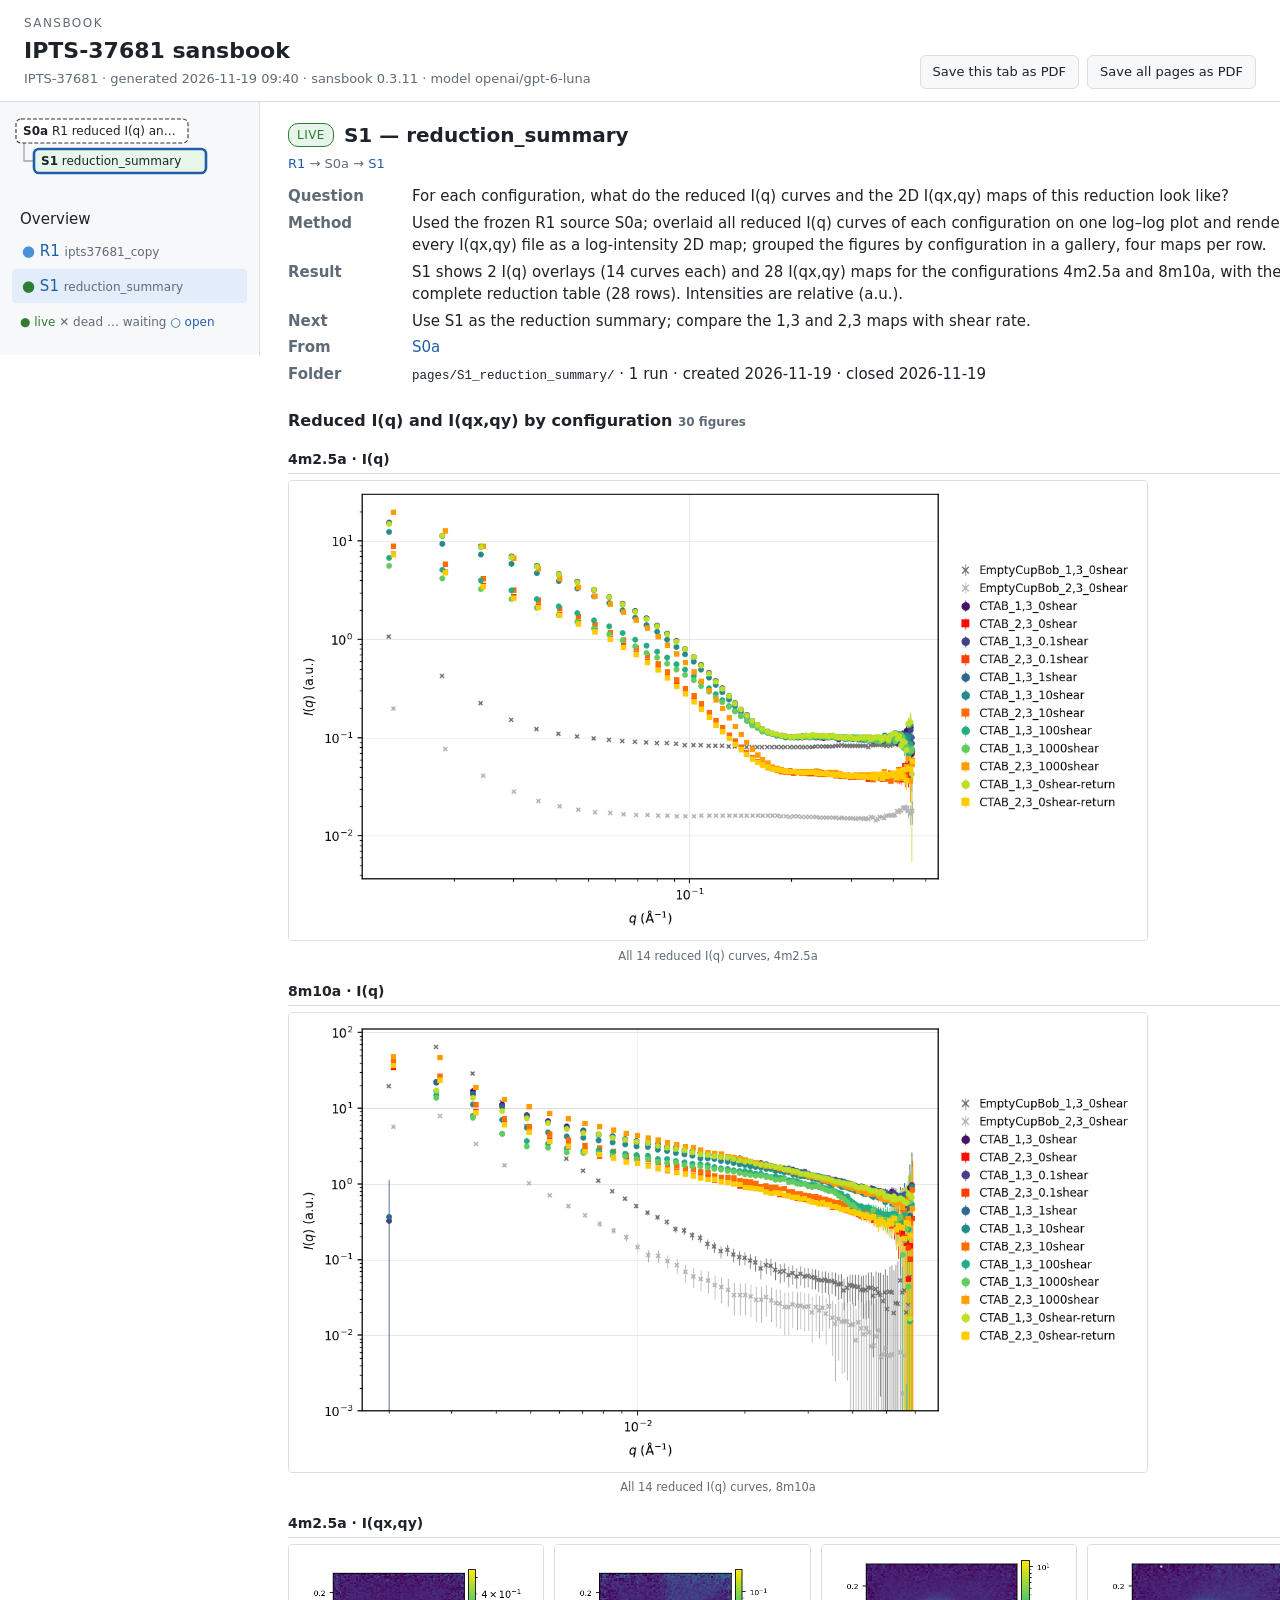
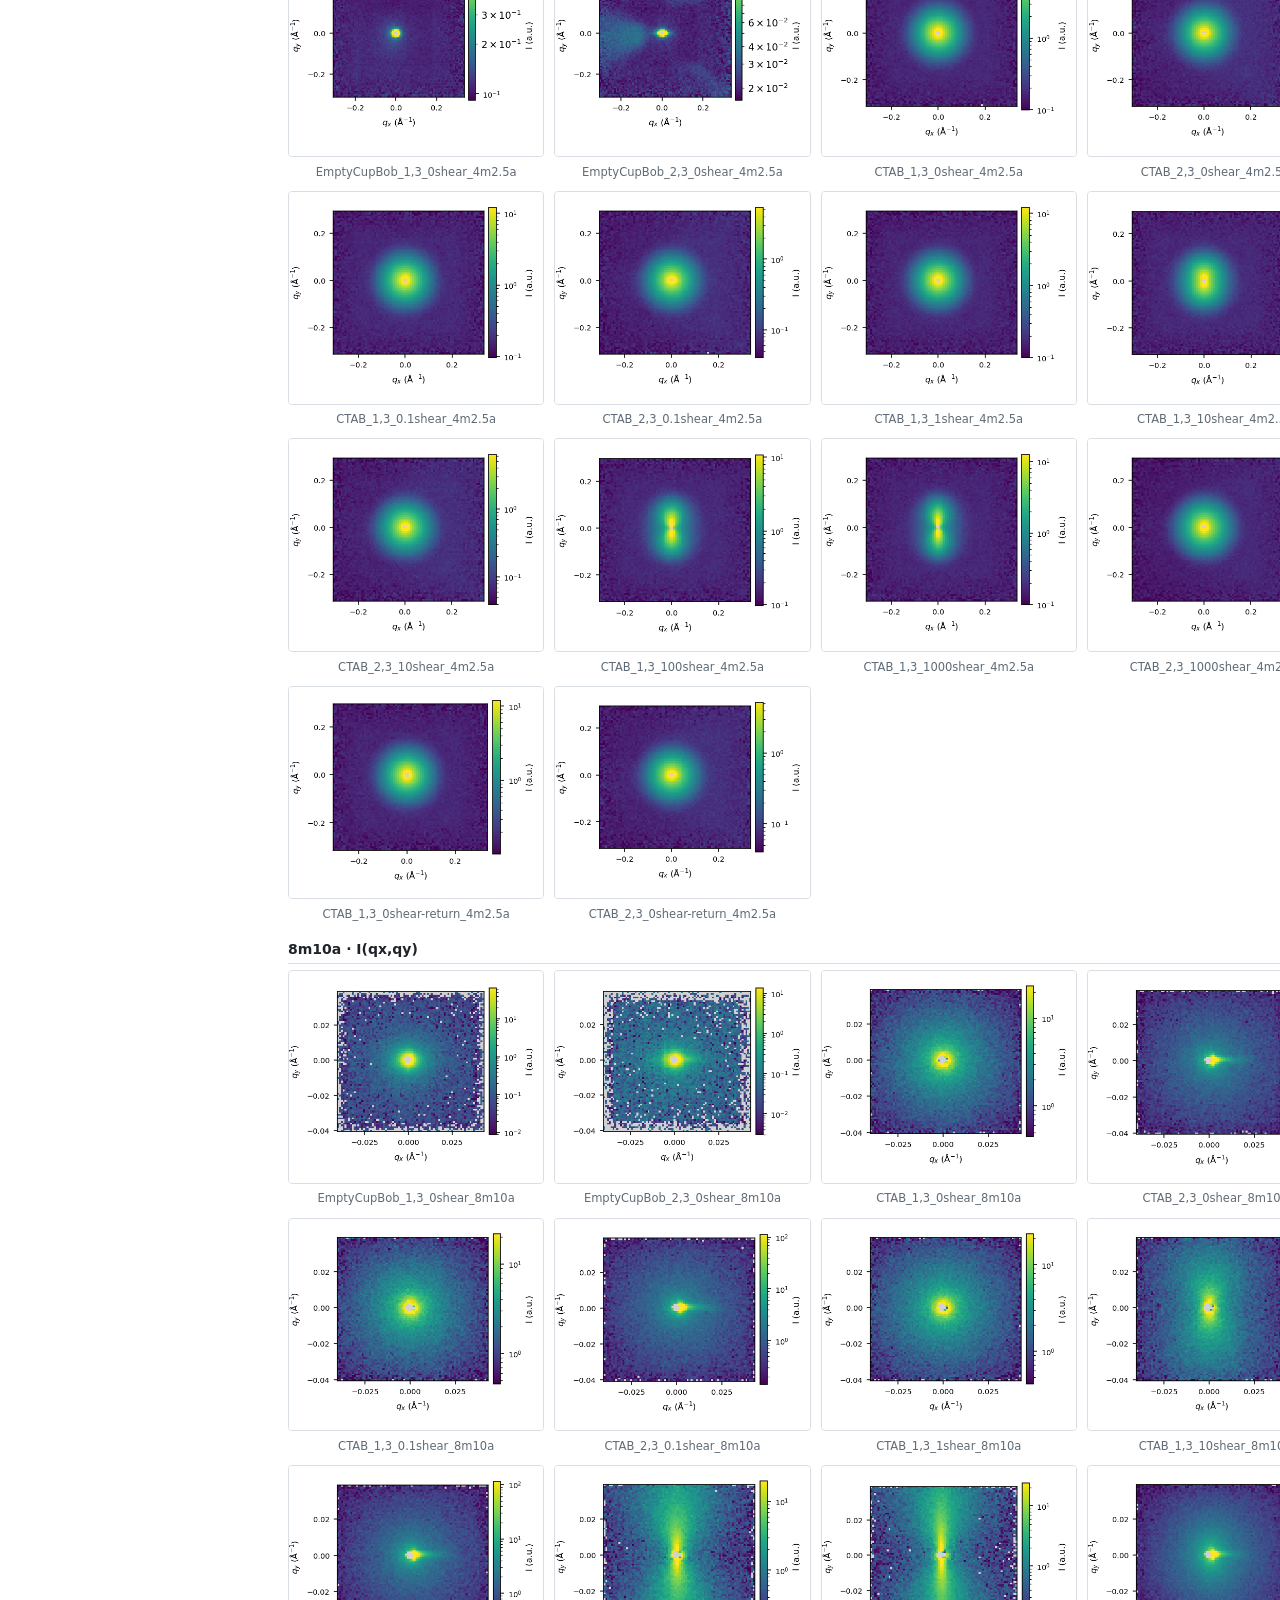
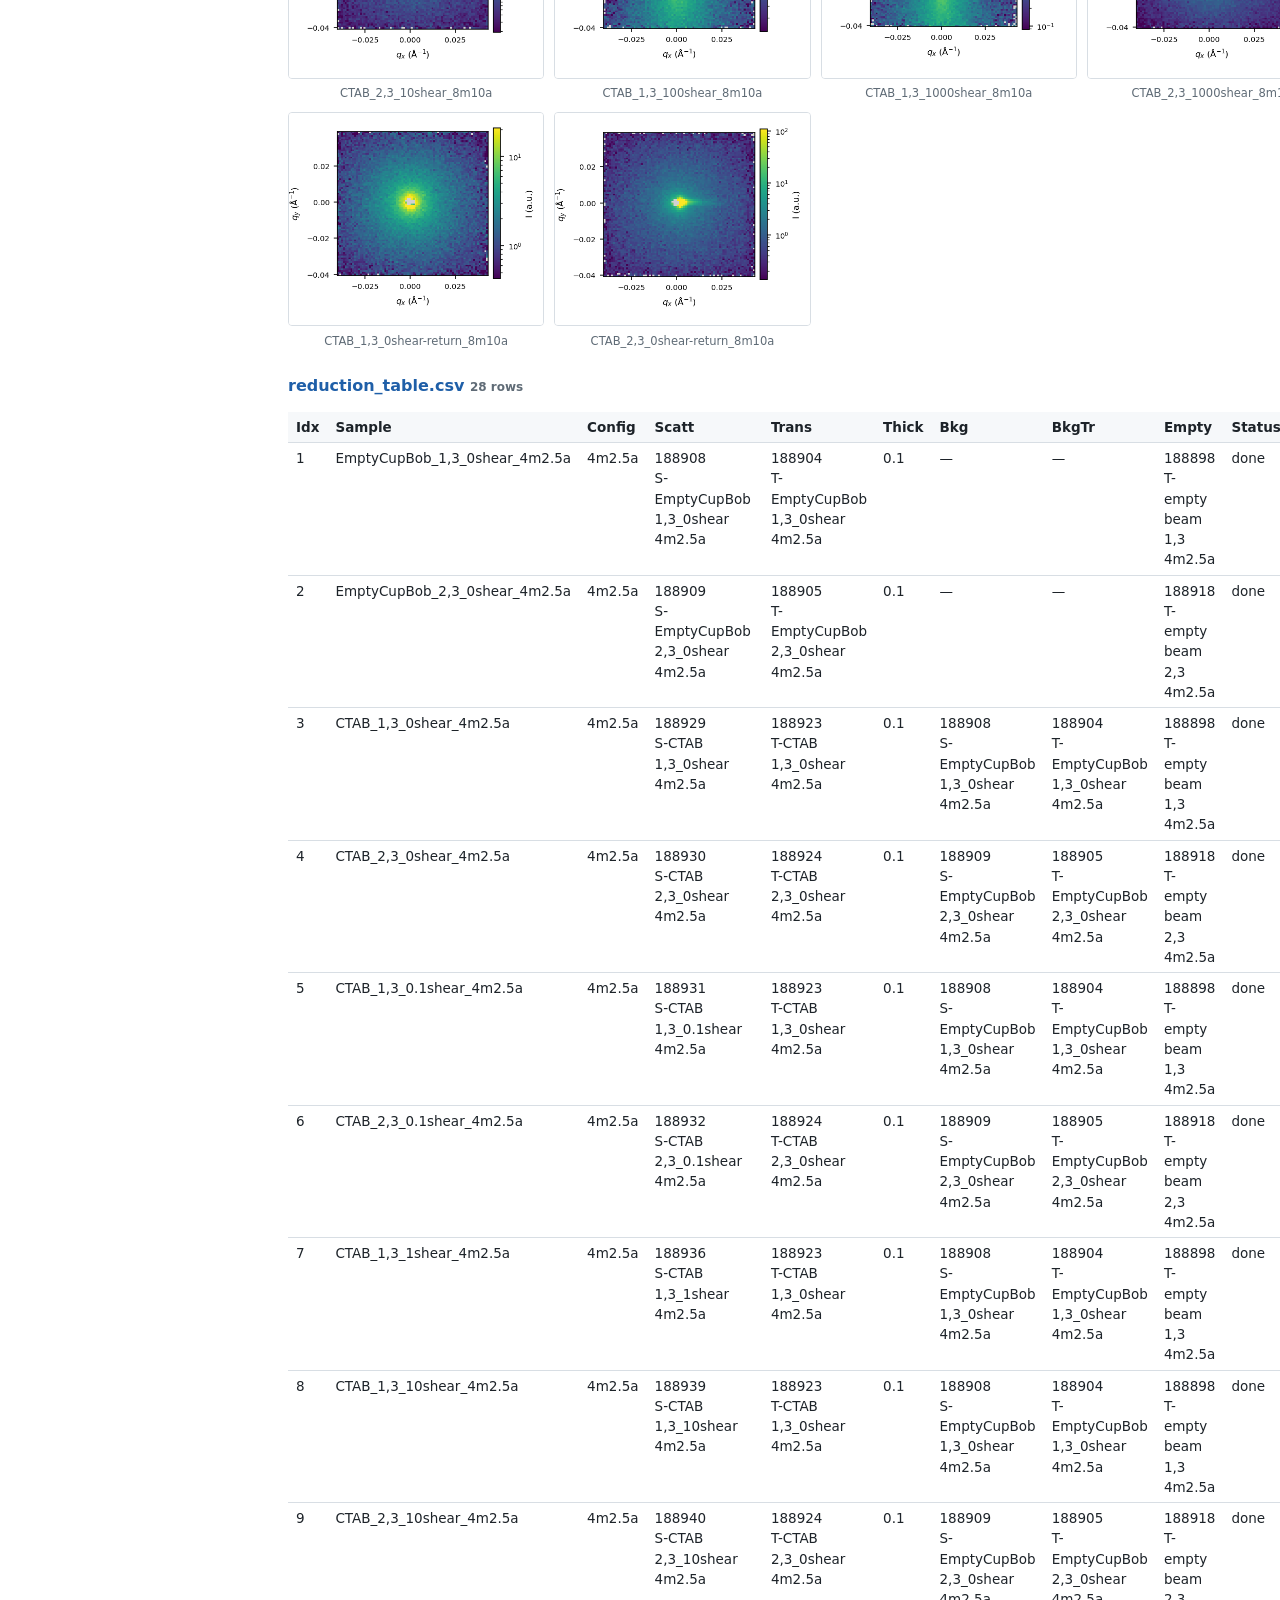
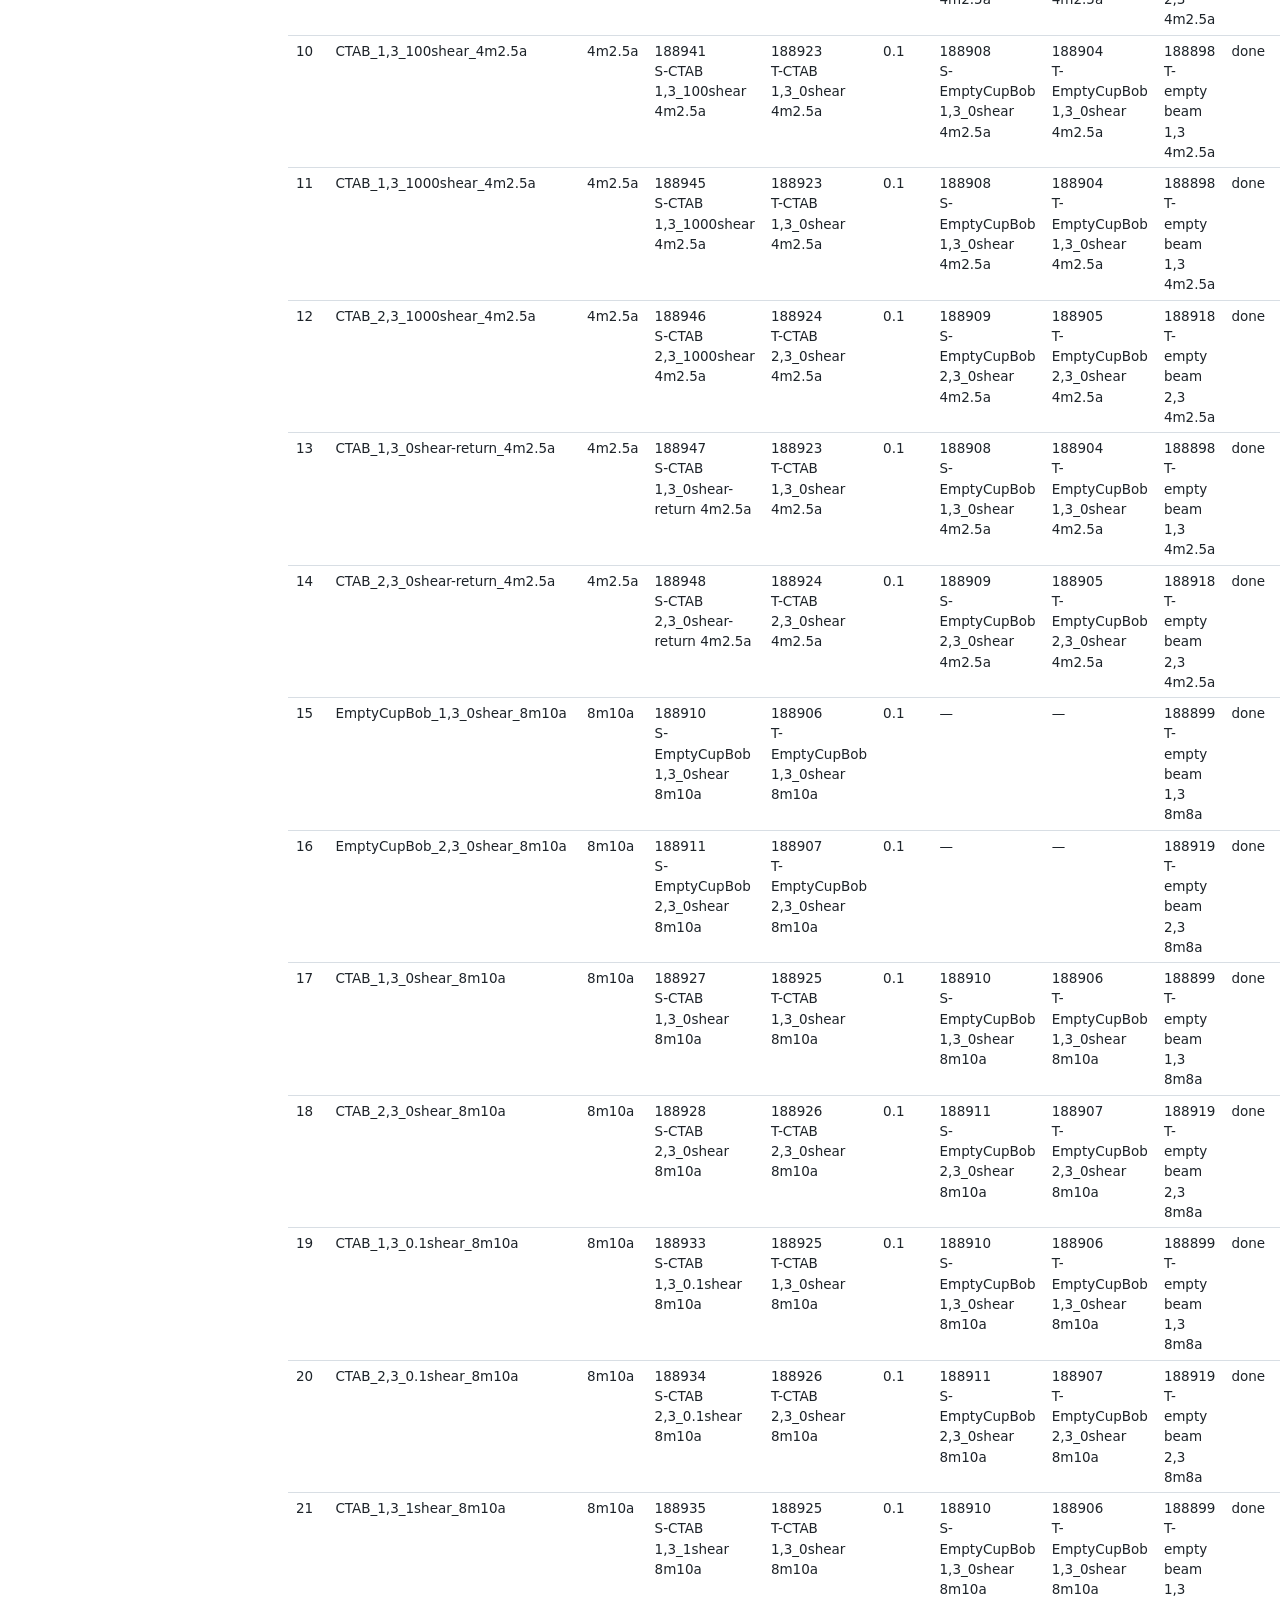
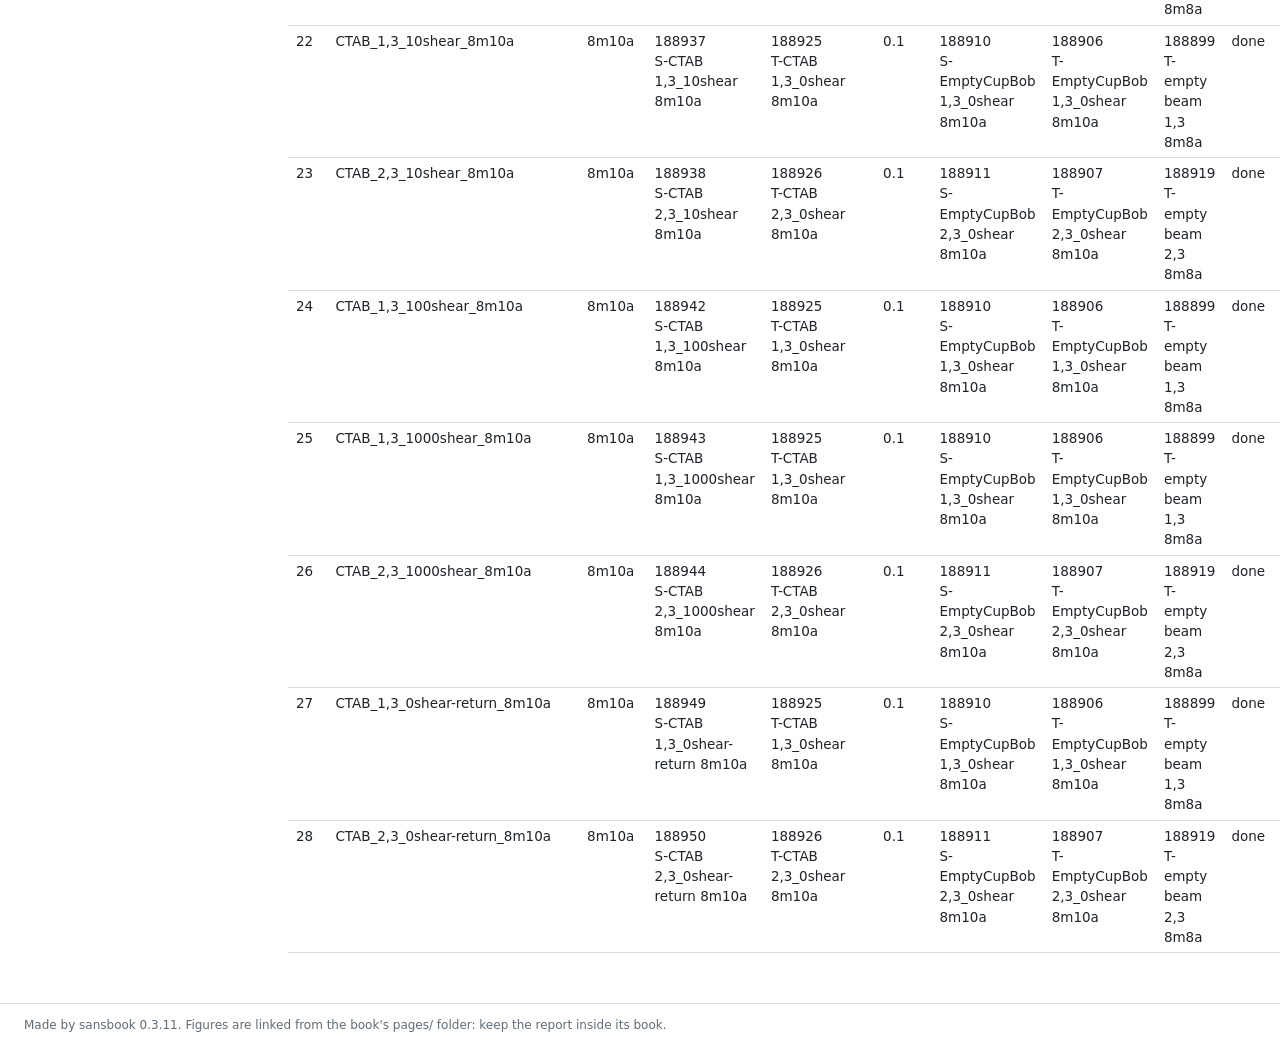
<file: data_reduction/assets/report/index.html>
<!doctype html>
<html lang="en">
<head>
<meta charset="utf-8">
<meta name="viewport" content="width=device-width, initial-scale=1">
<title>IPTS-37681 sansbook — sansbook</title>
<link rel="stylesheet" href="report.css">
<style>.side .item { display: block; padding: 6px 10px; border-radius: 4px; } .side .item.cur { background: #e3ecfa; }</style>
</head>
<body>
<header class="top">
  <div class="titles">
    <div class="brand">sansbook</div>
    <h1>IPTS-37681 sansbook</h1>
    <div class="meta">IPTS-37681 · generated 2026-11-19 09:40 · sansbook 0.3.11 · model openai/gpt-6-luna</div>
  </div>
  <div class="actions">
    <button id="print-one" type="button">Save this tab as PDF</button>
    <button id="print-all" type="button">Save all pages as PDF</button>
  </div>
</header>
<div class="layout">
<nav class="side" aria-label="pages">
  <div class="treebox"><svg class="tree" viewBox="0 0 242 66" width="242" height="66" xmlns="http://www.w3.org/2000/svg" role="img" aria-label="page tree"><path d="M12,27 V45.0 H22" class="edge"/><a href="#S0a" class="node source"><title>S0a: R1 reduced I(q) and I(qx,qy)</title><rect x="4" y="3" width="172" height="24" rx="5" fill="#ffffff" stroke="#333333" stroke-width="1.1" stroke-dasharray="4 2"/><text x="11" y="19"><tspan class="nid">S0a</tspan> R1 reduced I(q) an…</text></a><a href="#S1" class="node live"><title>S1: reduction_summary</title><rect x="22" y="33" width="172" height="24" rx="5" fill="#e8f6ea" stroke="#1f5fa8" stroke-width="2.6"/><text x="29" y="49"><tspan class="nid">S1</tspan> reduction_summary</text></a></svg></div>
  <div style="padding: 14px 8px 4px 8px">Overview</div>
  <a class="item" href="#R1"><span style="color:#4a90d9">●</span> R1 <span class="muted small">ipts37681_copy</span></a>
  <a class="item cur" href="#S1"><span style="color:#2e7d32">●</span> S1 <span class="muted small">reduction_summary</span></a>
  <div class="muted small" style="padding: 10px 8px"><span style="color:#2e7d32">● live</span> ✕ dead … waiting <span style="color:#1f5fa8">○ open</span></div>
</nav>
<main>
<section class="tab" id="tab-S1" data-id="S1" style="display:block">
  <div class="pagehead"><span class="badge live">live</span><h2>S1 — reduction_summary</h2></div>
  <p class="path"><a href="#R1">R1</a> → S0a → <a href="#S1">S1</a></p>
  <dl class="record">
    <dt>Question</dt><dd>For each configuration, what do the reduced I(q) curves and the 2D I(qx,qy) maps of this reduction look like?</dd>
    <dt>Method</dt><dd>Used the frozen R1 source S0a; overlaid all reduced I(q) curves of each configuration on one log–log plot and rendered every I(qx,qy) file as a log-intensity 2D map; grouped the figures by configuration in a gallery, four maps per row.</dd>
    <dt>Result</dt><dd>S1 shows 2 I(q) overlays (14 curves each) and 28 I(qx,qy) maps for the configurations 4m2.5a and 8m10a, with the complete reduction table (28 rows). Intensities are relative (a.u.).</dd>
    <dt>Next</dt><dd>Use S1 as the reduction summary; compare the 1,3 and 2,3 maps with shear rate.</dd>
    <dt>From</dt><dd><a href="#S0a">S0a</a></dd>
    <dt>Folder</dt><dd><code>pages/S1_reduction_summary/</code> · 1 run · created 2026-11-19 · closed 2026-11-19</dd>
  </dl>

  <div class="pgallery">
    <h3>Reduced I(q) and I(qx,qy) by configuration <span class="muted small">30 figures</span></h3>
    <h4>4m2.5a · I(q)</h4>
    <div class="ggrid" style="--cols: 1; max-width: 860px">
      <figure><a href="figures/s1_iq_4m2.5a.png"><img src="figures/s1_iq_4m2.5a.png" alt="All reduced I(q) curves, 4m2.5a"></a><figcaption>All 14 reduced I(q) curves, 4m2.5a</figcaption></figure>
    </div>
    <h4>8m10a · I(q)</h4>
    <div class="ggrid" style="--cols: 1; max-width: 860px">
      <figure><a href="figures/s1_iq_8m10a.png"><img src="figures/s1_iq_8m10a.png" alt="All reduced I(q) curves, 8m10a"></a><figcaption>All 14 reduced I(q) curves, 8m10a</figcaption></figure>
    </div>
    <h4>4m2.5a · I(qx,qy)</h4>
    <div class="ggrid" style="--cols: 4">
      <figure><a href="figures/s1_2d_EmptyCupBob_1,3_0shear_4m2.5a.png"><img src="figures/s1_2d_EmptyCupBob_1,3_0shear_4m2.5a.png" alt="EmptyCupBob_1,3_0shear_4m2.5a" loading="lazy"></a><figcaption>EmptyCupBob_1,3_0shear_4m2.5a</figcaption></figure>
      <figure><a href="figures/s1_2d_EmptyCupBob_2,3_0shear_4m2.5a.png"><img src="figures/s1_2d_EmptyCupBob_2,3_0shear_4m2.5a.png" alt="EmptyCupBob_2,3_0shear_4m2.5a" loading="lazy"></a><figcaption>EmptyCupBob_2,3_0shear_4m2.5a</figcaption></figure>
      <figure><a href="figures/s1_2d_CTAB_1,3_0shear_4m2.5a.png"><img src="figures/s1_2d_CTAB_1,3_0shear_4m2.5a.png" alt="CTAB_1,3_0shear_4m2.5a" loading="lazy"></a><figcaption>CTAB_1,3_0shear_4m2.5a</figcaption></figure>
      <figure><a href="figures/s1_2d_CTAB_2,3_0shear_4m2.5a.png"><img src="figures/s1_2d_CTAB_2,3_0shear_4m2.5a.png" alt="CTAB_2,3_0shear_4m2.5a" loading="lazy"></a><figcaption>CTAB_2,3_0shear_4m2.5a</figcaption></figure>
      <figure><a href="figures/s1_2d_CTAB_1,3_0.1shear_4m2.5a.png"><img src="figures/s1_2d_CTAB_1,3_0.1shear_4m2.5a.png" alt="CTAB_1,3_0.1shear_4m2.5a" loading="lazy"></a><figcaption>CTAB_1,3_0.1shear_4m2.5a</figcaption></figure>
      <figure><a href="figures/s1_2d_CTAB_2,3_0.1shear_4m2.5a.png"><img src="figures/s1_2d_CTAB_2,3_0.1shear_4m2.5a.png" alt="CTAB_2,3_0.1shear_4m2.5a" loading="lazy"></a><figcaption>CTAB_2,3_0.1shear_4m2.5a</figcaption></figure>
      <figure><a href="figures/s1_2d_CTAB_1,3_1shear_4m2.5a.png"><img src="figures/s1_2d_CTAB_1,3_1shear_4m2.5a.png" alt="CTAB_1,3_1shear_4m2.5a" loading="lazy"></a><figcaption>CTAB_1,3_1shear_4m2.5a</figcaption></figure>
      <figure><a href="figures/s1_2d_CTAB_1,3_10shear_4m2.5a.png"><img src="figures/s1_2d_CTAB_1,3_10shear_4m2.5a.png" alt="CTAB_1,3_10shear_4m2.5a" loading="lazy"></a><figcaption>CTAB_1,3_10shear_4m2.5a</figcaption></figure>
      <figure><a href="figures/s1_2d_CTAB_2,3_10shear_4m2.5a.png"><img src="figures/s1_2d_CTAB_2,3_10shear_4m2.5a.png" alt="CTAB_2,3_10shear_4m2.5a" loading="lazy"></a><figcaption>CTAB_2,3_10shear_4m2.5a</figcaption></figure>
      <figure><a href="figures/s1_2d_CTAB_1,3_100shear_4m2.5a.png"><img src="figures/s1_2d_CTAB_1,3_100shear_4m2.5a.png" alt="CTAB_1,3_100shear_4m2.5a" loading="lazy"></a><figcaption>CTAB_1,3_100shear_4m2.5a</figcaption></figure>
      <figure><a href="figures/s1_2d_CTAB_1,3_1000shear_4m2.5a.png"><img src="figures/s1_2d_CTAB_1,3_1000shear_4m2.5a.png" alt="CTAB_1,3_1000shear_4m2.5a" loading="lazy"></a><figcaption>CTAB_1,3_1000shear_4m2.5a</figcaption></figure>
      <figure><a href="figures/s1_2d_CTAB_2,3_1000shear_4m2.5a.png"><img src="figures/s1_2d_CTAB_2,3_1000shear_4m2.5a.png" alt="CTAB_2,3_1000shear_4m2.5a" loading="lazy"></a><figcaption>CTAB_2,3_1000shear_4m2.5a</figcaption></figure>
      <figure><a href="figures/s1_2d_CTAB_1,3_0shear-return_4m2.5a.png"><img src="figures/s1_2d_CTAB_1,3_0shear-return_4m2.5a.png" alt="CTAB_1,3_0shear-return_4m2.5a" loading="lazy"></a><figcaption>CTAB_1,3_0shear-return_4m2.5a</figcaption></figure>
      <figure><a href="figures/s1_2d_CTAB_2,3_0shear-return_4m2.5a.png"><img src="figures/s1_2d_CTAB_2,3_0shear-return_4m2.5a.png" alt="CTAB_2,3_0shear-return_4m2.5a" loading="lazy"></a><figcaption>CTAB_2,3_0shear-return_4m2.5a</figcaption></figure>
    </div>
    <h4>8m10a · I(qx,qy)</h4>
    <div class="ggrid" style="--cols: 4">
      <figure><a href="figures/s1_2d_EmptyCupBob_1,3_0shear_8m10a.png"><img src="figures/s1_2d_EmptyCupBob_1,3_0shear_8m10a.png" alt="EmptyCupBob_1,3_0shear_8m10a" loading="lazy"></a><figcaption>EmptyCupBob_1,3_0shear_8m10a</figcaption></figure>
      <figure><a href="figures/s1_2d_EmptyCupBob_2,3_0shear_8m10a.png"><img src="figures/s1_2d_EmptyCupBob_2,3_0shear_8m10a.png" alt="EmptyCupBob_2,3_0shear_8m10a" loading="lazy"></a><figcaption>EmptyCupBob_2,3_0shear_8m10a</figcaption></figure>
      <figure><a href="figures/s1_2d_CTAB_1,3_0shear_8m10a.png"><img src="figures/s1_2d_CTAB_1,3_0shear_8m10a.png" alt="CTAB_1,3_0shear_8m10a" loading="lazy"></a><figcaption>CTAB_1,3_0shear_8m10a</figcaption></figure>
      <figure><a href="figures/s1_2d_CTAB_2,3_0shear_8m10a.png"><img src="figures/s1_2d_CTAB_2,3_0shear_8m10a.png" alt="CTAB_2,3_0shear_8m10a" loading="lazy"></a><figcaption>CTAB_2,3_0shear_8m10a</figcaption></figure>
      <figure><a href="figures/s1_2d_CTAB_1,3_0.1shear_8m10a.png"><img src="figures/s1_2d_CTAB_1,3_0.1shear_8m10a.png" alt="CTAB_1,3_0.1shear_8m10a" loading="lazy"></a><figcaption>CTAB_1,3_0.1shear_8m10a</figcaption></figure>
      <figure><a href="figures/s1_2d_CTAB_2,3_0.1shear_8m10a.png"><img src="figures/s1_2d_CTAB_2,3_0.1shear_8m10a.png" alt="CTAB_2,3_0.1shear_8m10a" loading="lazy"></a><figcaption>CTAB_2,3_0.1shear_8m10a</figcaption></figure>
      <figure><a href="figures/s1_2d_CTAB_1,3_1shear_8m10a.png"><img src="figures/s1_2d_CTAB_1,3_1shear_8m10a.png" alt="CTAB_1,3_1shear_8m10a" loading="lazy"></a><figcaption>CTAB_1,3_1shear_8m10a</figcaption></figure>
      <figure><a href="figures/s1_2d_CTAB_1,3_10shear_8m10a.png"><img src="figures/s1_2d_CTAB_1,3_10shear_8m10a.png" alt="CTAB_1,3_10shear_8m10a" loading="lazy"></a><figcaption>CTAB_1,3_10shear_8m10a</figcaption></figure>
      <figure><a href="figures/s1_2d_CTAB_2,3_10shear_8m10a.png"><img src="figures/s1_2d_CTAB_2,3_10shear_8m10a.png" alt="CTAB_2,3_10shear_8m10a" loading="lazy"></a><figcaption>CTAB_2,3_10shear_8m10a</figcaption></figure>
      <figure><a href="figures/s1_2d_CTAB_1,3_100shear_8m10a.png"><img src="figures/s1_2d_CTAB_1,3_100shear_8m10a.png" alt="CTAB_1,3_100shear_8m10a" loading="lazy"></a><figcaption>CTAB_1,3_100shear_8m10a</figcaption></figure>
      <figure><a href="figures/s1_2d_CTAB_1,3_1000shear_8m10a.png"><img src="figures/s1_2d_CTAB_1,3_1000shear_8m10a.png" alt="CTAB_1,3_1000shear_8m10a" loading="lazy"></a><figcaption>CTAB_1,3_1000shear_8m10a</figcaption></figure>
      <figure><a href="figures/s1_2d_CTAB_2,3_1000shear_8m10a.png"><img src="figures/s1_2d_CTAB_2,3_1000shear_8m10a.png" alt="CTAB_2,3_1000shear_8m10a" loading="lazy"></a><figcaption>CTAB_2,3_1000shear_8m10a</figcaption></figure>
      <figure><a href="figures/s1_2d_CTAB_1,3_0shear-return_8m10a.png"><img src="figures/s1_2d_CTAB_1,3_0shear-return_8m10a.png" alt="CTAB_1,3_0shear-return_8m10a" loading="lazy"></a><figcaption>CTAB_1,3_0shear-return_8m10a</figcaption></figure>
      <figure><a href="figures/s1_2d_CTAB_2,3_0shear-return_8m10a.png"><img src="figures/s1_2d_CTAB_2,3_0shear-return_8m10a.png" alt="CTAB_2,3_0shear-return_8m10a" loading="lazy"></a><figcaption>CTAB_2,3_0shear-return_8m10a</figcaption></figure>
    </div>
  </div>
  <h3><a href="#S1">reduction_table.csv</a> <span class="muted small">28 rows</span></h3>
  <div class="tablewrap"><table class="num">
    <thead><tr><th>Idx</th><th>Sample</th><th>Config</th><th>Scatt</th><th>Trans</th><th>Thick</th><th>Bkg</th><th>BkgTr</th><th>Empty</th><th>Status</th><th>Start</th></tr></thead>
    <tbody><tr><td>1</td><td>EmptyCupBob_1,3_0shear_4m2.5a</td><td>4m2.5a</td><td>188908<br>S-EmptyCupBob 1,3_0shear 4m2.5a</td><td>188904<br>T-EmptyCupBob 1,3_0shear 4m2.5a</td><td>0.1</td><td>—</td><td>—</td><td>188898<br>T-empty beam 1,3 4m2.5a</td><td>done</td><td></td></tr><tr><td>2</td><td>EmptyCupBob_2,3_0shear_4m2.5a</td><td>4m2.5a</td><td>188909<br>S-EmptyCupBob 2,3_0shear 4m2.5a</td><td>188905<br>T-EmptyCupBob 2,3_0shear 4m2.5a</td><td>0.1</td><td>—</td><td>—</td><td>188918<br>T-empty beam 2,3 4m2.5a</td><td>done</td><td></td></tr><tr><td>3</td><td>CTAB_1,3_0shear_4m2.5a</td><td>4m2.5a</td><td>188929<br>S-CTAB 1,3_0shear 4m2.5a</td><td>188923<br>T-CTAB 1,3_0shear 4m2.5a</td><td>0.1</td><td>188908<br>S-EmptyCupBob 1,3_0shear 4m2.5a</td><td>188904<br>T-EmptyCupBob 1,3_0shear 4m2.5a</td><td>188898<br>T-empty beam 1,3 4m2.5a</td><td>done</td><td></td></tr><tr><td>4</td><td>CTAB_2,3_0shear_4m2.5a</td><td>4m2.5a</td><td>188930<br>S-CTAB 2,3_0shear 4m2.5a</td><td>188924<br>T-CTAB 2,3_0shear 4m2.5a</td><td>0.1</td><td>188909<br>S-EmptyCupBob 2,3_0shear 4m2.5a</td><td>188905<br>T-EmptyCupBob 2,3_0shear 4m2.5a</td><td>188918<br>T-empty beam 2,3 4m2.5a</td><td>done</td><td></td></tr><tr><td>5</td><td>CTAB_1,3_0.1shear_4m2.5a</td><td>4m2.5a</td><td>188931<br>S-CTAB 1,3_0.1shear 4m2.5a</td><td>188923<br>T-CTAB 1,3_0shear 4m2.5a</td><td>0.1</td><td>188908<br>S-EmptyCupBob 1,3_0shear 4m2.5a</td><td>188904<br>T-EmptyCupBob 1,3_0shear 4m2.5a</td><td>188898<br>T-empty beam 1,3 4m2.5a</td><td>done</td><td></td></tr><tr><td>6</td><td>CTAB_2,3_0.1shear_4m2.5a</td><td>4m2.5a</td><td>188932<br>S-CTAB 2,3_0.1shear 4m2.5a</td><td>188924<br>T-CTAB 2,3_0shear 4m2.5a</td><td>0.1</td><td>188909<br>S-EmptyCupBob 2,3_0shear 4m2.5a</td><td>188905<br>T-EmptyCupBob 2,3_0shear 4m2.5a</td><td>188918<br>T-empty beam 2,3 4m2.5a</td><td>done</td><td></td></tr><tr><td>7</td><td>CTAB_1,3_1shear_4m2.5a</td><td>4m2.5a</td><td>188936<br>S-CTAB 1,3_1shear 4m2.5a</td><td>188923<br>T-CTAB 1,3_0shear 4m2.5a</td><td>0.1</td><td>188908<br>S-EmptyCupBob 1,3_0shear 4m2.5a</td><td>188904<br>T-EmptyCupBob 1,3_0shear 4m2.5a</td><td>188898<br>T-empty beam 1,3 4m2.5a</td><td>done</td><td></td></tr><tr><td>8</td><td>CTAB_1,3_10shear_4m2.5a</td><td>4m2.5a</td><td>188939<br>S-CTAB 1,3_10shear 4m2.5a</td><td>188923<br>T-CTAB 1,3_0shear 4m2.5a</td><td>0.1</td><td>188908<br>S-EmptyCupBob 1,3_0shear 4m2.5a</td><td>188904<br>T-EmptyCupBob 1,3_0shear 4m2.5a</td><td>188898<br>T-empty beam 1,3 4m2.5a</td><td>done</td><td></td></tr><tr><td>9</td><td>CTAB_2,3_10shear_4m2.5a</td><td>4m2.5a</td><td>188940<br>S-CTAB 2,3_10shear 4m2.5a</td><td>188924<br>T-CTAB 2,3_0shear 4m2.5a</td><td>0.1</td><td>188909<br>S-EmptyCupBob 2,3_0shear 4m2.5a</td><td>188905<br>T-EmptyCupBob 2,3_0shear 4m2.5a</td><td>188918<br>T-empty beam 2,3 4m2.5a</td><td>done</td><td></td></tr><tr><td>10</td><td>CTAB_1,3_100shear_4m2.5a</td><td>4m2.5a</td><td>188941<br>S-CTAB 1,3_100shear 4m2.5a</td><td>188923<br>T-CTAB 1,3_0shear 4m2.5a</td><td>0.1</td><td>188908<br>S-EmptyCupBob 1,3_0shear 4m2.5a</td><td>188904<br>T-EmptyCupBob 1,3_0shear 4m2.5a</td><td>188898<br>T-empty beam 1,3 4m2.5a</td><td>done</td><td></td></tr><tr><td>11</td><td>CTAB_1,3_1000shear_4m2.5a</td><td>4m2.5a</td><td>188945<br>S-CTAB 1,3_1000shear 4m2.5a</td><td>188923<br>T-CTAB 1,3_0shear 4m2.5a</td><td>0.1</td><td>188908<br>S-EmptyCupBob 1,3_0shear 4m2.5a</td><td>188904<br>T-EmptyCupBob 1,3_0shear 4m2.5a</td><td>188898<br>T-empty beam 1,3 4m2.5a</td><td>done</td><td></td></tr><tr><td>12</td><td>CTAB_2,3_1000shear_4m2.5a</td><td>4m2.5a</td><td>188946<br>S-CTAB 2,3_1000shear 4m2.5a</td><td>188924<br>T-CTAB 2,3_0shear 4m2.5a</td><td>0.1</td><td>188909<br>S-EmptyCupBob 2,3_0shear 4m2.5a</td><td>188905<br>T-EmptyCupBob 2,3_0shear 4m2.5a</td><td>188918<br>T-empty beam 2,3 4m2.5a</td><td>done</td><td></td></tr><tr><td>13</td><td>CTAB_1,3_0shear-return_4m2.5a</td><td>4m2.5a</td><td>188947<br>S-CTAB 1,3_0shear-return 4m2.5a</td><td>188923<br>T-CTAB 1,3_0shear 4m2.5a</td><td>0.1</td><td>188908<br>S-EmptyCupBob 1,3_0shear 4m2.5a</td><td>188904<br>T-EmptyCupBob 1,3_0shear 4m2.5a</td><td>188898<br>T-empty beam 1,3 4m2.5a</td><td>done</td><td></td></tr><tr><td>14</td><td>CTAB_2,3_0shear-return_4m2.5a</td><td>4m2.5a</td><td>188948<br>S-CTAB 2,3_0shear-return 4m2.5a</td><td>188924<br>T-CTAB 2,3_0shear 4m2.5a</td><td>0.1</td><td>188909<br>S-EmptyCupBob 2,3_0shear 4m2.5a</td><td>188905<br>T-EmptyCupBob 2,3_0shear 4m2.5a</td><td>188918<br>T-empty beam 2,3 4m2.5a</td><td>done</td><td></td></tr><tr><td>15</td><td>EmptyCupBob_1,3_0shear_8m10a</td><td>8m10a</td><td>188910<br>S-EmptyCupBob 1,3_0shear 8m10a</td><td>188906<br>T-EmptyCupBob 1,3_0shear 8m10a</td><td>0.1</td><td>—</td><td>—</td><td>188899<br>T-empty beam 1,3 8m8a</td><td>done</td><td></td></tr><tr><td>16</td><td>EmptyCupBob_2,3_0shear_8m10a</td><td>8m10a</td><td>188911<br>S-EmptyCupBob 2,3_0shear 8m10a</td><td>188907<br>T-EmptyCupBob 2,3_0shear 8m10a</td><td>0.1</td><td>—</td><td>—</td><td>188919<br>T-empty beam 2,3 8m8a</td><td>done</td><td></td></tr><tr><td>17</td><td>CTAB_1,3_0shear_8m10a</td><td>8m10a</td><td>188927<br>S-CTAB 1,3_0shear 8m10a</td><td>188925<br>T-CTAB 1,3_0shear 8m10a</td><td>0.1</td><td>188910<br>S-EmptyCupBob 1,3_0shear 8m10a</td><td>188906<br>T-EmptyCupBob 1,3_0shear 8m10a</td><td>188899<br>T-empty beam 1,3 8m8a</td><td>done</td><td></td></tr><tr><td>18</td><td>CTAB_2,3_0shear_8m10a</td><td>8m10a</td><td>188928<br>S-CTAB 2,3_0shear 8m10a</td><td>188926<br>T-CTAB 2,3_0shear 8m10a</td><td>0.1</td><td>188911<br>S-EmptyCupBob 2,3_0shear 8m10a</td><td>188907<br>T-EmptyCupBob 2,3_0shear 8m10a</td><td>188919<br>T-empty beam 2,3 8m8a</td><td>done</td><td></td></tr><tr><td>19</td><td>CTAB_1,3_0.1shear_8m10a</td><td>8m10a</td><td>188933<br>S-CTAB 1,3_0.1shear 8m10a</td><td>188925<br>T-CTAB 1,3_0shear 8m10a</td><td>0.1</td><td>188910<br>S-EmptyCupBob 1,3_0shear 8m10a</td><td>188906<br>T-EmptyCupBob 1,3_0shear 8m10a</td><td>188899<br>T-empty beam 1,3 8m8a</td><td>done</td><td></td></tr><tr><td>20</td><td>CTAB_2,3_0.1shear_8m10a</td><td>8m10a</td><td>188934<br>S-CTAB 2,3_0.1shear 8m10a</td><td>188926<br>T-CTAB 2,3_0shear 8m10a</td><td>0.1</td><td>188911<br>S-EmptyCupBob 2,3_0shear 8m10a</td><td>188907<br>T-EmptyCupBob 2,3_0shear 8m10a</td><td>188919<br>T-empty beam 2,3 8m8a</td><td>done</td><td></td></tr><tr><td>21</td><td>CTAB_1,3_1shear_8m10a</td><td>8m10a</td><td>188935<br>S-CTAB 1,3_1shear 8m10a</td><td>188925<br>T-CTAB 1,3_0shear 8m10a</td><td>0.1</td><td>188910<br>S-EmptyCupBob 1,3_0shear 8m10a</td><td>188906<br>T-EmptyCupBob 1,3_0shear 8m10a</td><td>188899<br>T-empty beam 1,3 8m8a</td><td>done</td><td></td></tr><tr><td>22</td><td>CTAB_1,3_10shear_8m10a</td><td>8m10a</td><td>188937<br>S-CTAB 1,3_10shear 8m10a</td><td>188925<br>T-CTAB 1,3_0shear 8m10a</td><td>0.1</td><td>188910<br>S-EmptyCupBob 1,3_0shear 8m10a</td><td>188906<br>T-EmptyCupBob 1,3_0shear 8m10a</td><td>188899<br>T-empty beam 1,3 8m8a</td><td>done</td><td></td></tr><tr><td>23</td><td>CTAB_2,3_10shear_8m10a</td><td>8m10a</td><td>188938<br>S-CTAB 2,3_10shear 8m10a</td><td>188926<br>T-CTAB 2,3_0shear 8m10a</td><td>0.1</td><td>188911<br>S-EmptyCupBob 2,3_0shear 8m10a</td><td>188907<br>T-EmptyCupBob 2,3_0shear 8m10a</td><td>188919<br>T-empty beam 2,3 8m8a</td><td>done</td><td></td></tr><tr><td>24</td><td>CTAB_1,3_100shear_8m10a</td><td>8m10a</td><td>188942<br>S-CTAB 1,3_100shear 8m10a</td><td>188925<br>T-CTAB 1,3_0shear 8m10a</td><td>0.1</td><td>188910<br>S-EmptyCupBob 1,3_0shear 8m10a</td><td>188906<br>T-EmptyCupBob 1,3_0shear 8m10a</td><td>188899<br>T-empty beam 1,3 8m8a</td><td>done</td><td></td></tr><tr><td>25</td><td>CTAB_1,3_1000shear_8m10a</td><td>8m10a</td><td>188943<br>S-CTAB 1,3_1000shear 8m10a</td><td>188925<br>T-CTAB 1,3_0shear 8m10a</td><td>0.1</td><td>188910<br>S-EmptyCupBob 1,3_0shear 8m10a</td><td>188906<br>T-EmptyCupBob 1,3_0shear 8m10a</td><td>188899<br>T-empty beam 1,3 8m8a</td><td>done</td><td></td></tr><tr><td>26</td><td>CTAB_2,3_1000shear_8m10a</td><td>8m10a</td><td>188944<br>S-CTAB 2,3_1000shear 8m10a</td><td>188926<br>T-CTAB 2,3_0shear 8m10a</td><td>0.1</td><td>188911<br>S-EmptyCupBob 2,3_0shear 8m10a</td><td>188907<br>T-EmptyCupBob 2,3_0shear 8m10a</td><td>188919<br>T-empty beam 2,3 8m8a</td><td>done</td><td></td></tr><tr><td>27</td><td>CTAB_1,3_0shear-return_8m10a</td><td>8m10a</td><td>188949<br>S-CTAB 1,3_0shear-return 8m10a</td><td>188925<br>T-CTAB 1,3_0shear 8m10a</td><td>0.1</td><td>188910<br>S-EmptyCupBob 1,3_0shear 8m10a</td><td>188906<br>T-EmptyCupBob 1,3_0shear 8m10a</td><td>188899<br>T-empty beam 1,3 8m8a</td><td>done</td><td></td></tr><tr><td>28</td><td>CTAB_2,3_0shear-return_8m10a</td><td>8m10a</td><td>188950<br>S-CTAB 2,3_0shear-return 8m10a</td><td>188926<br>T-CTAB 2,3_0shear 8m10a</td><td>0.1</td><td>188911<br>S-EmptyCupBob 2,3_0shear 8m10a</td><td>188907<br>T-EmptyCupBob 2,3_0shear 8m10a</td><td>188919<br>T-empty beam 2,3 8m8a</td><td>done</td><td></td></tr></tbody>
  </table></div>
</section>
</main>
</div>
<footer class="foot">Made by sansbook 0.3.11. Figures are linked from the book's pages/ folder: keep the report inside its book.</footer>
</body>
</html>
</file>
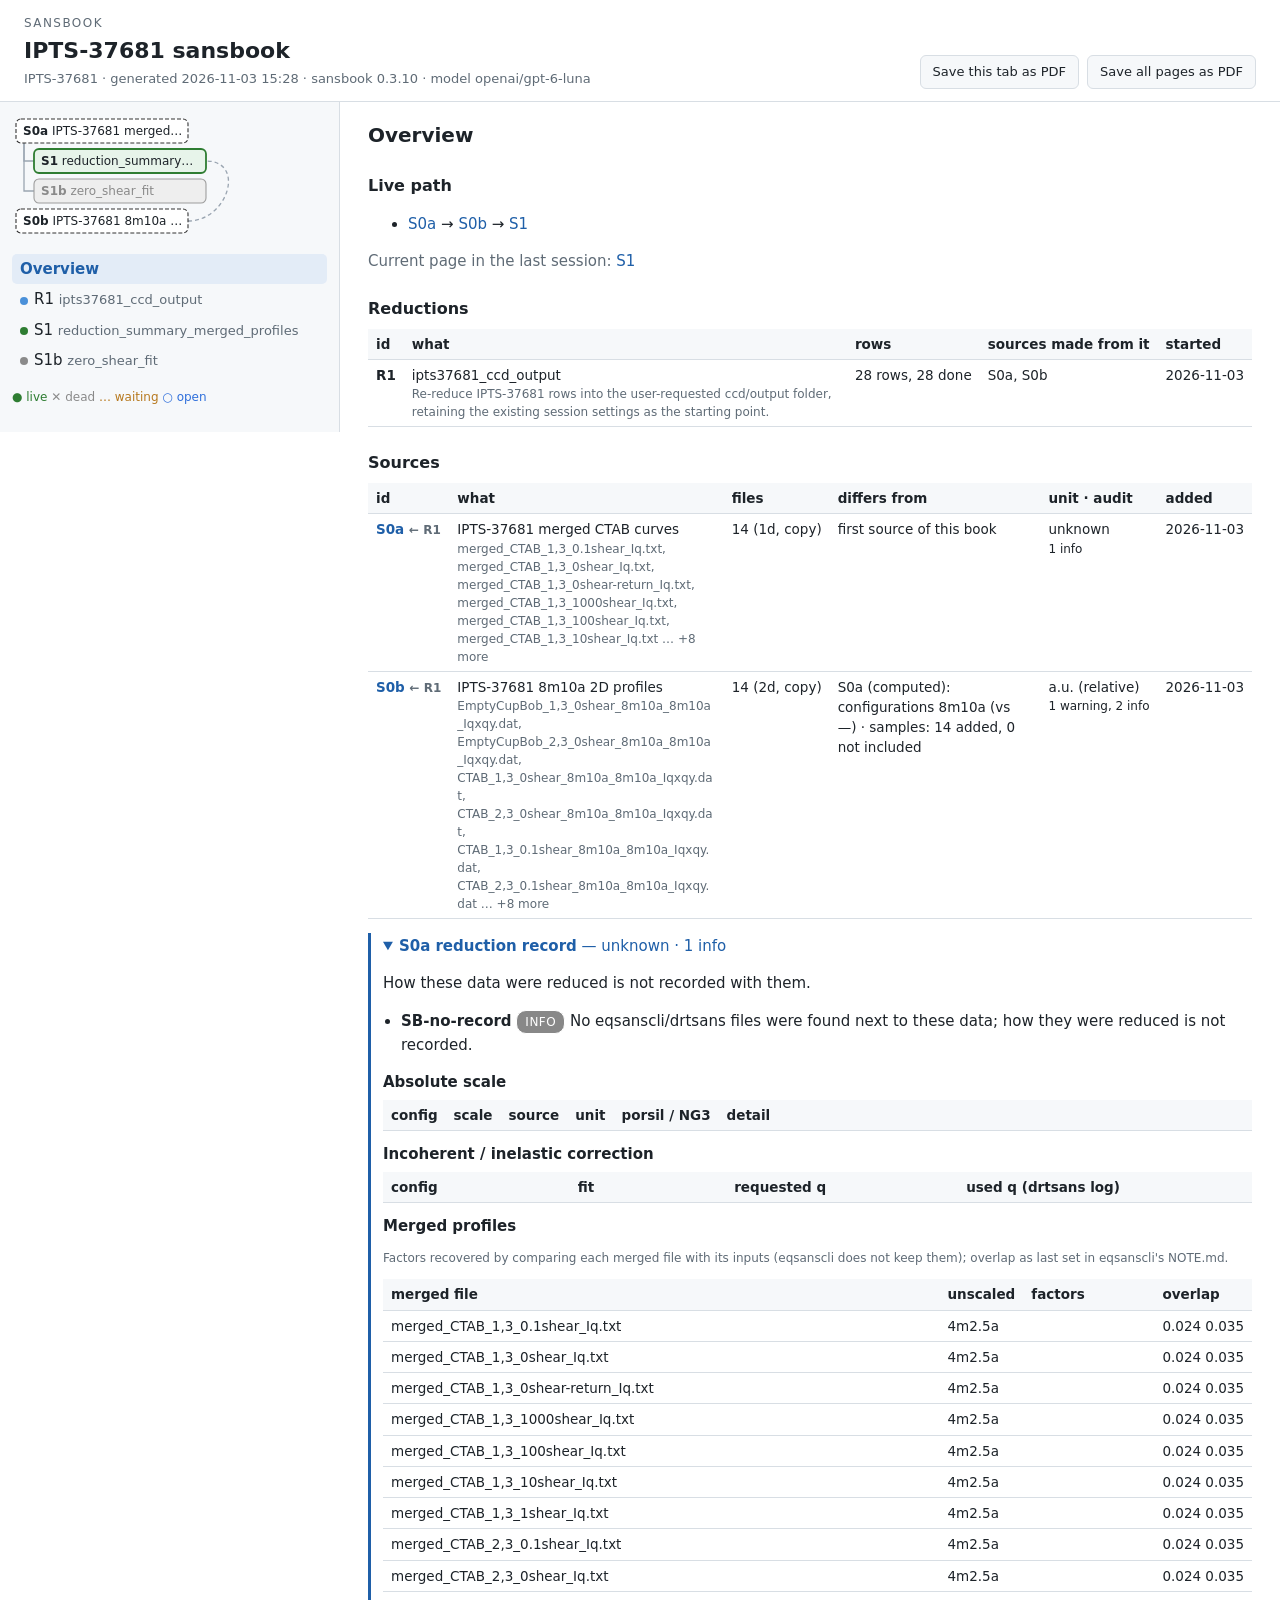
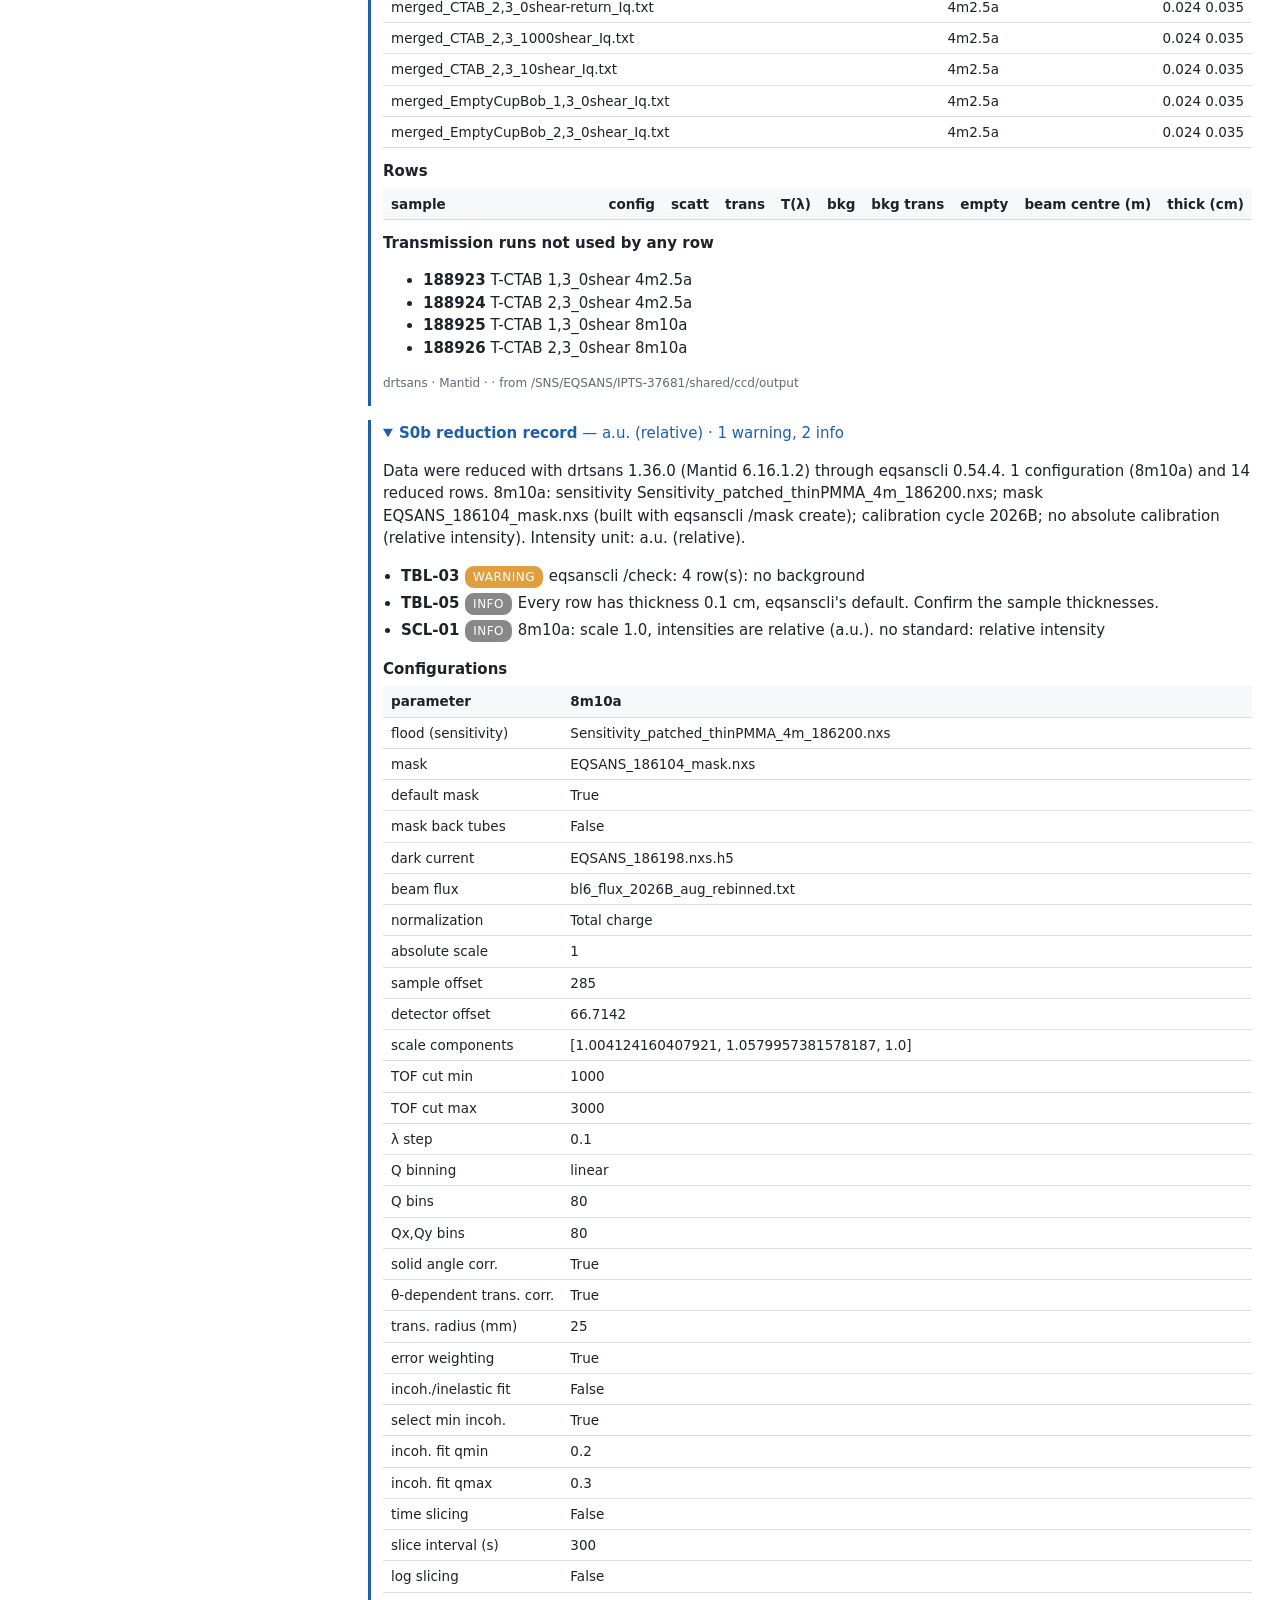
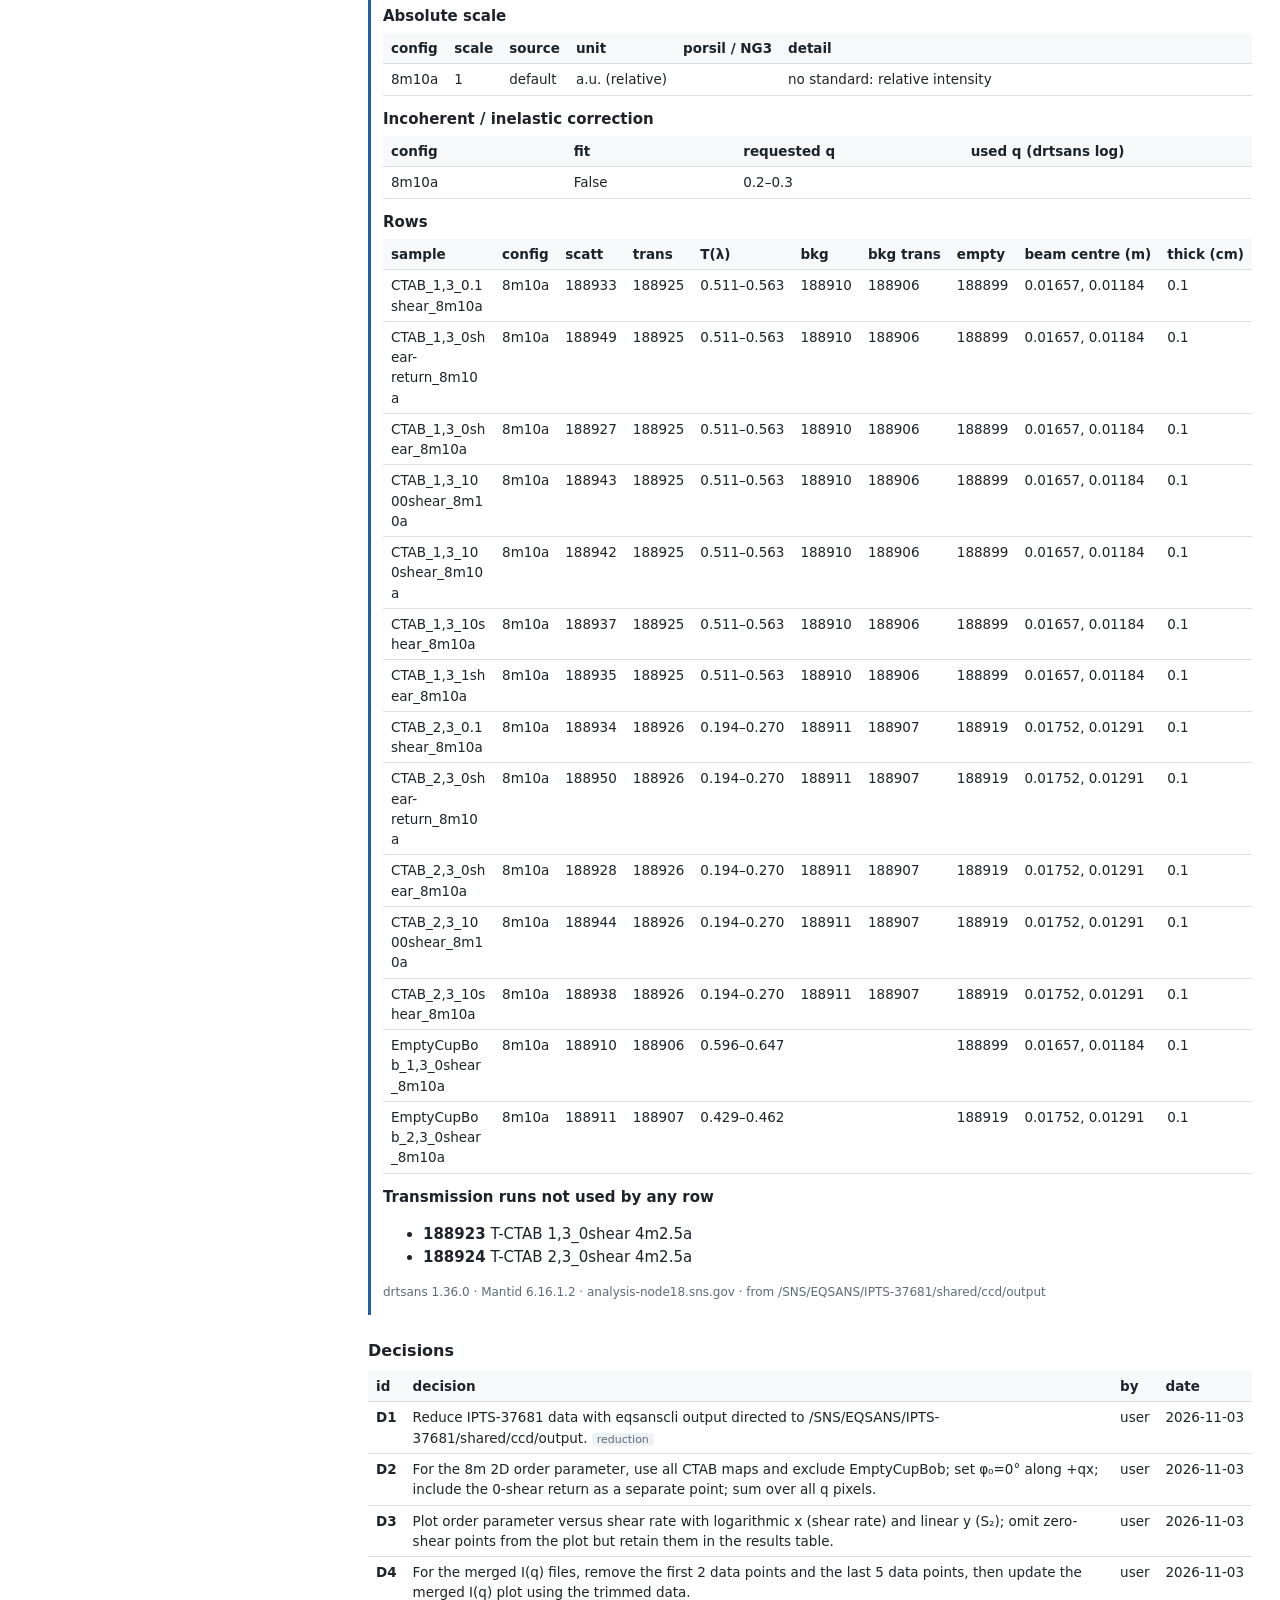
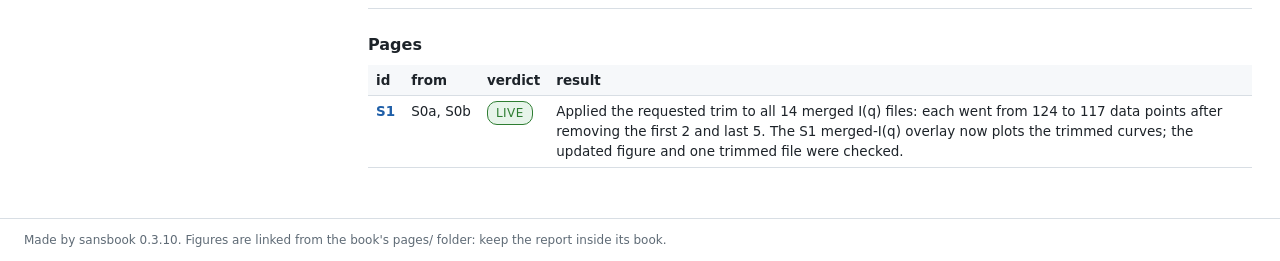
<file: data_analysis/assets/book/report/index.html>
<!doctype html>
<html lang="en">
<head>
<meta charset="utf-8">
<meta name="viewport" content="width=device-width, initial-scale=1">
<title>IPTS-37681 sansbook — sansbook</title>
<link rel="stylesheet" href="report.css">
<style>.layout { grid-template-columns: minmax(260px, 340px) minmax(0, 1fr); }</style>
</head>
<body>
<header class="top">
  <div class="titles">
    <div class="brand">sansbook</div>
    <h1>IPTS-37681 sansbook</h1>
    <div class="meta">IPTS-37681 · generated 2026-11-03 15:28 · sansbook 0.3.10 · model openai/gpt-6-luna</div>
  </div>
  <div class="actions">
    <button id="print-one" type="button">Save this tab as PDF</button>
    <button id="print-all" type="button">Save all pages as PDF</button>
  </div>
</header>
<div class="layout">
<nav class="side" aria-label="pages">
  <div class="treebox"><svg class="tree" viewBox="0 0 242 126" width="242" height="126" xmlns="http://www.w3.org/2000/svg" role="img" aria-label="page tree"><path d="M12,27 V45.0 H22" class="edge"/><path d="M12,27 V75.0 H22" class="edge"/><path d="M176,105.0 C216,105.0 234,45.0 194,45.0" class="edge second"/><a href="#S0a" class="node source"><title>S0a: IPTS-37681 merged CTAB curves</title><rect x="4" y="3" width="172" height="24" rx="5" fill="#ffffff" stroke="#333333" stroke-width="1.1" stroke-dasharray="4 2"/><text x="11" y="19"><tspan class="nid">S0a</tspan> IPTS-37681 merged…</text></a><a href="#S1" class="node live"><title>S1: Applied the requested trim to all 14 merged I(q) files: each went from 124 to 117 data points after removing the first 2 and last 5. The S1 merged-I(q) overlay now plots the trimmed curves; the updated figure and one trimmed file were checked.</title><rect x="22" y="33" width="172" height="24" rx="5" fill="#e7f4ea" stroke="#2e7d32" stroke-width="1.8"/><text x="29" y="49"><tspan class="nid">S1</tspan> reduction_summary…</text></a><a href="#S1b" class="node dead"><title>S1b: S1b: Independently fit the full available q ranges (0.001997–0.4551 Å⁻¹ for CTAB_1,3_0shear; 0.002064–0.4558 Å⁻¹ for CTAB_2,3_0shear) with SasView flexible_cylinder, the worm-like-chain implementation. CTAB_1,3_0shear: χ²ᵣ = 40.38; scale 0.0180677 ± 0.0000126 (relative, not a volume fraction); background 0.097536 ± 0.000182 a.u.; contour length 10 Å (at lower bound; uncertainty 652.8 Å); Kuhn length 1913.1 ± 278.3 Å; radius 21.0587 ± 0.0094 Å. CTAB_2,3_0shear: χ²ᵣ = 58.21; scale 0.0065882 ± 0.0000064 (relative); background 0.041930 ± 0.000092 a.u.; contour length 10000 Å (at upper bound; uncertainty 1244.7 Å); Kuhn length 458.6 ± 7.1 Å; radius 21.7500 ± 0.0141 Å. Residuals are strongly systematic: CTAB_1,3_0shear shows low-q deviations, oscillatory mid/high-q residuals and a prominent mismatch around q ≈ 0.15–0.25 Å⁻¹; CTAB_2,3_0shear likewise has low-q bias and pronounced structured residuals around q ≈ 0.08–0.25 Å⁻¹. Both fits fail the data despite the high-q baseline being broadly tracked. Merged curves have no dQ, so resolution smearing was not applied; the first curve includes a negative-intensity low-q point, while the log plot cannot display it. S0a is relative intensity (a.u.); SLDs were fixed to SasView defaults solely as a computational convention. These fits do not support reliable structural parameter interpretation; the length estimates are especially unconstrained and at opposite bounds.</title><rect x="22" y="63" width="172" height="24" rx="5" fill="#eeeeee" stroke="#9e9e9e" stroke-width="1.1"/><text x="29" y="79"><tspan class="nid">S1b</tspan> zero_shear_fit</text></a><a href="#S0b" class="node source"><title>S0b: IPTS-37681 8m10a 2D profiles</title><rect x="4" y="93" width="172" height="24" rx="5" fill="#ffffff" stroke="#333333" stroke-width="1.1" stroke-dasharray="4 2"/><text x="11" y="109"><tspan class="nid">S0b</tspan> IPTS-37681 8m10a …</text></a></svg></div>
  <ul class="tabs">
    <li><a href="#overview" data-tab="overview">Overview</a></li>
    <li><a href="#R1" data-tab="R1" class="st-reduction"><span class="dot"></span>R1 <span class="slug">ipts37681_ccd_output</span></a></li>
    <li><a href="#S1" data-tab="S1" class="st-live"><span class="dot"></span>S1 <span class="slug">reduction_summary_merged_profiles</span></a></li>
    <li><a href="#S1b" data-tab="S1b" class="st-dead"><span class="dot"></span>S1b <span class="slug">zero_shear_fit</span></a></li>
  </ul>
  <p class="legend"><span class="st-live">● live</span> <span class="st-dead">✕ dead</span> <span class="st-waiting">… waiting</span> <span class="st-open">○ open</span></p>
</nav>
<main>
<section class="tab" id="tab-overview" data-id="overview">
  <h2>Overview</h2>
  <div class="treebox print-only"><svg class="tree" viewBox="0 0 242 96" width="242" height="96" xmlns="http://www.w3.org/2000/svg" role="img" aria-label="page tree"><path d="M12,27 V45.0 H22" class="edge"/><path d="M176,75.0 C206,75.0 224,45.0 194,45.0" class="edge second"/><a href="#S0a" class="node source"><title>S0a: IPTS-37681 merged CTAB curves</title><rect x="4" y="3" width="172" height="24" rx="5" fill="#ffffff" stroke="#333333" stroke-width="1.1" stroke-dasharray="4 2"/><text x="11" y="19"><tspan class="nid">S0a</tspan> IPTS-37681 merged…</text></a><a href="#S1" class="node live"><title>S1: Applied the requested trim to all 14 merged I(q) files: each went from 124 to 117 data points after removing the first 2 and last 5. The S1 merged-I(q) overlay now plots the trimmed curves; the updated figure and one trimmed file were checked.</title><rect x="22" y="33" width="172" height="24" rx="5" fill="#e7f4ea" stroke="#2e7d32" stroke-width="1.8"/><text x="29" y="49"><tspan class="nid">S1</tspan> reduction_summary…</text></a><a href="#S0b" class="node source"><title>S0b: IPTS-37681 8m10a 2D profiles</title><rect x="4" y="63" width="172" height="24" rx="5" fill="#ffffff" stroke="#333333" stroke-width="1.1" stroke-dasharray="4 2"/><text x="11" y="79"><tspan class="nid">S0b</tspan> IPTS-37681 8m10a …</text></a></svg></div>
  <h3>Live path</h3>
  <ul class="paths">
    <li><a href="#S0a">S0a</a> → <a href="#S0b">S0b</a> → <a href="#S1">S1</a></li>
  </ul>
<p class="muted">Current page in the last session: <a href="#S1">S1</a></p>
  <h3>Reductions</h3>
  <table>
    <thead><tr><th class="nw">id</th><th>what</th><th class="nw">rows</th><th class="nw">sources made from it</th><th class="nw">started</th></tr></thead>
    <tbody>
      <tr><td class="id nw">R1</td><td>ipts37681_ccd_output<div class="small muted">Re-reduce IPTS-37681 rows into the user-requested ccd/output folder, retaining the existing session settings as the starting point.</div></td>
          <td class="nw">28 rows, 28 done</td><td class="nw">S0a, S0b</td><td class="nw">2026-11-03</td></tr>
    </tbody>
  </table>
  <h3>Sources</h3>
  <table>
    <thead><tr><th class="nw">id</th><th>what</th><th class="nw">files</th><th>differs from</th><th class="nw">unit · audit</th><th class="nw">added</th></tr></thead>
    <tbody>
      <tr><td class="id nw"><a href="#red-S0a">S0a</a> <span class="small muted">← R1</span></td><td>IPTS-37681 merged CTAB curves<div class="small muted files">merged_CTAB_1,3_0.1shear_Iq.txt, merged_CTAB_1,3_0shear_Iq.txt, merged_CTAB_1,3_0shear-return_Iq.txt, merged_CTAB_1,3_1000shear_Iq.txt, merged_CTAB_1,3_100shear_Iq.txt, merged_CTAB_1,3_10shear_Iq.txt … +8 more</div></td>
          <td class="nw">14 (1d, copy)</td><td class="differs">first source of this book</td>
          <td class="nw">unknown<div class="small">1 info</div></td>
          <td class="nw">2026-11-03</td></tr>
      <tr><td class="id nw"><a href="#red-S0b">S0b</a> <span class="small muted">← R1</span></td><td>IPTS-37681 8m10a 2D profiles<div class="small muted files">EmptyCupBob_1,3_0shear_8m10a_8m10a_Iqxqy.dat, EmptyCupBob_2,3_0shear_8m10a_8m10a_Iqxqy.dat, CTAB_1,3_0shear_8m10a_8m10a_Iqxqy.dat, CTAB_2,3_0shear_8m10a_8m10a_Iqxqy.dat, CTAB_1,3_0.1shear_8m10a_8m10a_Iqxqy.dat, CTAB_2,3_0.1shear_8m10a_8m10a_Iqxqy.dat … +8 more</div></td>
          <td class="nw">14 (2d, copy)</td><td class="differs">S0a (computed): configurations 8m10a (vs —) · samples: 14 added, 0 not included</td>
          <td class="nw">a.u. (relative)<div class="small">1 warning, 2 info</div></td>
          <td class="nw">2026-11-03</td></tr>
    </tbody>
  </table>
  <details class="keep reduction" id="red-S0a" open>
    <summary><b>S0a reduction record</b> — unknown · 1 info</summary>
    <p>How these data were reduced is not recorded with them.</p>
    <ul class="findings">
<li class="sev-info"><b>SB-no-record</b> <span class="badge info">info</span> No eqsanscli/drtsans files were found next to these data; how they were reduced is not recorded.</li>    </ul>
    <h4>Absolute scale</h4>
    <table>
      <thead><tr><th class="nw">config</th><th class="nw">scale</th><th class="nw">source</th><th class="nw">unit</th><th class="nw">porsil / NG3</th><th>detail</th></tr></thead>
      <tbody></tbody>
    </table>
    <h4>Incoherent / inelastic correction</h4>
    <table>
      <thead><tr><th class="nw">config</th><th class="nw">fit</th><th class="nw">requested q</th><th class="nw">used q (drtsans log)</th></tr></thead>
      <tbody></tbody>
    </table>
    <h4>Merged profiles</h4>
    <p class="small muted">Factors recovered by comparing each merged file with its inputs (eqsanscli does not keep them); overlap as last set in eqsanscli's NOTE.md.</p>
    <table>
      <thead><tr><th>merged file</th><th class="nw">unscaled</th><th>factors</th><th class="nw">overlap</th></tr></thead>
      <tbody><tr><td class="files">merged_CTAB_1,3_0.1shear_Iq.txt</td><td class="nw">4m2.5a</td><td></td><td class="nw">0.024 0.035</td></tr><tr><td class="files">merged_CTAB_1,3_0shear_Iq.txt</td><td class="nw">4m2.5a</td><td></td><td class="nw">0.024 0.035</td></tr><tr><td class="files">merged_CTAB_1,3_0shear-return_Iq.txt</td><td class="nw">4m2.5a</td><td></td><td class="nw">0.024 0.035</td></tr><tr><td class="files">merged_CTAB_1,3_1000shear_Iq.txt</td><td class="nw">4m2.5a</td><td></td><td class="nw">0.024 0.035</td></tr><tr><td class="files">merged_CTAB_1,3_100shear_Iq.txt</td><td class="nw">4m2.5a</td><td></td><td class="nw">0.024 0.035</td></tr><tr><td class="files">merged_CTAB_1,3_10shear_Iq.txt</td><td class="nw">4m2.5a</td><td></td><td class="nw">0.024 0.035</td></tr><tr><td class="files">merged_CTAB_1,3_1shear_Iq.txt</td><td class="nw">4m2.5a</td><td></td><td class="nw">0.024 0.035</td></tr><tr><td class="files">merged_CTAB_2,3_0.1shear_Iq.txt</td><td class="nw">4m2.5a</td><td></td><td class="nw">0.024 0.035</td></tr><tr><td class="files">merged_CTAB_2,3_0shear_Iq.txt</td><td class="nw">4m2.5a</td><td></td><td class="nw">0.024 0.035</td></tr><tr><td class="files">merged_CTAB_2,3_0shear-return_Iq.txt</td><td class="nw">4m2.5a</td><td></td><td class="nw">0.024 0.035</td></tr><tr><td class="files">merged_CTAB_2,3_1000shear_Iq.txt</td><td class="nw">4m2.5a</td><td></td><td class="nw">0.024 0.035</td></tr><tr><td class="files">merged_CTAB_2,3_10shear_Iq.txt</td><td class="nw">4m2.5a</td><td></td><td class="nw">0.024 0.035</td></tr><tr><td class="files">merged_EmptyCupBob_1,3_0shear_Iq.txt</td><td class="nw">4m2.5a</td><td></td><td class="nw">0.024 0.035</td></tr><tr><td class="files">merged_EmptyCupBob_2,3_0shear_Iq.txt</td><td class="nw">4m2.5a</td><td></td><td class="nw">0.024 0.035</td></tr></tbody>
    </table>
    <h4>Rows</h4>
    <table class="rows">
      <thead><tr><th>sample</th><th class="nw">config</th><th class="nw">scatt</th><th class="nw">trans</th><th class="nw">T(λ)</th><th class="nw">bkg</th><th class="nw">bkg trans</th><th class="nw">empty</th><th class="nw">beam centre (m)</th><th class="nw">thick (cm)</th></tr></thead>
      <tbody></tbody>
    </table>
    <h4>Transmission runs not used by any row</h4>
    <ul><li><span class="id">188923</span> T-CTAB 1,3_0shear 4m2.5a</li><li><span class="id">188924</span> T-CTAB 2,3_0shear 4m2.5a</li><li><span class="id">188925</span> T-CTAB 1,3_0shear 8m10a</li><li><span class="id">188926</span> T-CTAB 2,3_0shear 8m10a</li></ul>
    <p class="small muted">drtsans  · Mantid  ·  · from /SNS/EQSANS/IPTS-37681/shared/ccd/output</p>
  </details>
  <details class="keep reduction" id="red-S0b" open>
    <summary><b>S0b reduction record</b> — a.u. (relative) · 1 warning, 2 info</summary>
    <p>Data were reduced with drtsans 1.36.0 (Mantid 6.16.1.2) through eqsanscli 0.54.4. 1 configuration (8m10a) and 14 reduced rows. 8m10a: sensitivity Sensitivity_patched_thinPMMA_4m_186200.nxs; mask EQSANS_186104_mask.nxs (built with eqsanscli /mask create); calibration cycle 2026B; no absolute calibration (relative intensity). Intensity unit: a.u. (relative).</p>
    <ul class="findings">
<li class="sev-warning"><b>TBL-03</b> <span class="badge warning">warning</span> eqsanscli /check: 4 row(s): no background</li><li class="sev-info"><b>TBL-05</b> <span class="badge info">info</span> Every row has thickness 0.1 cm, eqsanscli&#39;s default. Confirm the sample thicknesses.</li><li class="sev-info"><b>SCL-01</b> <span class="badge info">info</span> 8m10a: scale 1.0, intensities are relative (a.u.). no standard: relative intensity</li>    </ul>
    <h4>Configurations</h4>
    <table class="params">
      <thead><tr><th>parameter</th><th>8m10a</th></tr></thead>
      <tbody><tr><td class="nw">flood (sensitivity)</td><td>Sensitivity_patched_thinPMMA_4m_186200.nxs</td></tr><tr><td class="nw">mask</td><td>EQSANS_186104_mask.nxs</td></tr><tr><td class="nw">default mask</td><td>True</td></tr><tr><td class="nw">mask back tubes</td><td>False</td></tr><tr><td class="nw">dark current</td><td>EQSANS_186198.nxs.h5</td></tr><tr><td class="nw">beam flux</td><td>bl6_flux_2026B_aug_rebinned.txt</td></tr><tr><td class="nw">normalization</td><td>Total charge</td></tr><tr><td class="nw">absolute scale</td><td>1</td></tr><tr><td class="nw">sample offset</td><td>285</td></tr><tr><td class="nw">detector offset</td><td>66.7142</td></tr><tr><td class="nw">scale components</td><td>[1.004124160407921, 1.0579957381578187, 1.0]</td></tr><tr><td class="nw">TOF cut min</td><td>1000</td></tr><tr><td class="nw">TOF cut max</td><td>3000</td></tr><tr><td class="nw">λ step</td><td>0.1</td></tr><tr><td class="nw">Q binning</td><td>linear</td></tr><tr><td class="nw">Q bins</td><td>80</td></tr><tr><td class="nw">Qx,Qy bins</td><td>80</td></tr><tr><td class="nw">solid angle corr.</td><td>True</td></tr><tr><td class="nw">θ-dependent trans. corr.</td><td>True</td></tr><tr><td class="nw">trans. radius (mm)</td><td>25</td></tr><tr><td class="nw">error weighting</td><td>True</td></tr><tr><td class="nw">incoh./inelastic fit</td><td>False</td></tr><tr><td class="nw">select min incoh.</td><td>True</td></tr><tr><td class="nw">incoh. fit qmin</td><td>0.2</td></tr><tr><td class="nw">incoh. fit qmax</td><td>0.3</td></tr><tr><td class="nw">time slicing</td><td>False</td></tr><tr><td class="nw">slice interval (s)</td><td>300</td></tr><tr><td class="nw">log slicing</td><td>False</td></tr></tbody>
    </table>
    <h4>Absolute scale</h4>
    <table>
      <thead><tr><th class="nw">config</th><th class="nw">scale</th><th class="nw">source</th><th class="nw">unit</th><th class="nw">porsil / NG3</th><th>detail</th></tr></thead>
      <tbody><tr><td class="nw">8m10a</td><td class="nw">1</td><td class="nw">default</td><td class="nw">a.u. (relative)</td><td class="nw"></td><td>no standard: relative intensity</td></tr></tbody>
    </table>
    <h4>Incoherent / inelastic correction</h4>
    <table>
      <thead><tr><th class="nw">config</th><th class="nw">fit</th><th class="nw">requested q</th><th class="nw">used q (drtsans log)</th></tr></thead>
      <tbody><tr><td class="nw">8m10a</td><td class="nw">False</td><td class="nw">0.2–0.3</td><td class="nw"></td></tr></tbody>
    </table>
    <h4>Rows</h4>
    <table class="rows">
      <thead><tr><th>sample</th><th class="nw">config</th><th class="nw">scatt</th><th class="nw">trans</th><th class="nw">T(λ)</th><th class="nw">bkg</th><th class="nw">bkg trans</th><th class="nw">empty</th><th class="nw">beam centre (m)</th><th class="nw">thick (cm)</th></tr></thead>
      <tbody><tr><td class="files">CTAB_1,3_0.1shear_8m10a</td><td class="nw">8m10a</td><td class="nw">188933</td><td class="nw">188925</td><td class="nw">0.511–0.563</td><td class="nw">188910</td><td class="nw">188906</td><td class="nw">188899</td><td class="nw">0.01657, 0.01184</td><td class="nw">0.1</td></tr><tr><td class="files">CTAB_1,3_0shear-return_8m10a</td><td class="nw">8m10a</td><td class="nw">188949</td><td class="nw">188925</td><td class="nw">0.511–0.563</td><td class="nw">188910</td><td class="nw">188906</td><td class="nw">188899</td><td class="nw">0.01657, 0.01184</td><td class="nw">0.1</td></tr><tr><td class="files">CTAB_1,3_0shear_8m10a</td><td class="nw">8m10a</td><td class="nw">188927</td><td class="nw">188925</td><td class="nw">0.511–0.563</td><td class="nw">188910</td><td class="nw">188906</td><td class="nw">188899</td><td class="nw">0.01657, 0.01184</td><td class="nw">0.1</td></tr><tr><td class="files">CTAB_1,3_1000shear_8m10a</td><td class="nw">8m10a</td><td class="nw">188943</td><td class="nw">188925</td><td class="nw">0.511–0.563</td><td class="nw">188910</td><td class="nw">188906</td><td class="nw">188899</td><td class="nw">0.01657, 0.01184</td><td class="nw">0.1</td></tr><tr><td class="files">CTAB_1,3_100shear_8m10a</td><td class="nw">8m10a</td><td class="nw">188942</td><td class="nw">188925</td><td class="nw">0.511–0.563</td><td class="nw">188910</td><td class="nw">188906</td><td class="nw">188899</td><td class="nw">0.01657, 0.01184</td><td class="nw">0.1</td></tr><tr><td class="files">CTAB_1,3_10shear_8m10a</td><td class="nw">8m10a</td><td class="nw">188937</td><td class="nw">188925</td><td class="nw">0.511–0.563</td><td class="nw">188910</td><td class="nw">188906</td><td class="nw">188899</td><td class="nw">0.01657, 0.01184</td><td class="nw">0.1</td></tr><tr><td class="files">CTAB_1,3_1shear_8m10a</td><td class="nw">8m10a</td><td class="nw">188935</td><td class="nw">188925</td><td class="nw">0.511–0.563</td><td class="nw">188910</td><td class="nw">188906</td><td class="nw">188899</td><td class="nw">0.01657, 0.01184</td><td class="nw">0.1</td></tr><tr><td class="files">CTAB_2,3_0.1shear_8m10a</td><td class="nw">8m10a</td><td class="nw">188934</td><td class="nw">188926</td><td class="nw">0.194–0.270</td><td class="nw">188911</td><td class="nw">188907</td><td class="nw">188919</td><td class="nw">0.01752, 0.01291</td><td class="nw">0.1</td></tr><tr><td class="files">CTAB_2,3_0shear-return_8m10a</td><td class="nw">8m10a</td><td class="nw">188950</td><td class="nw">188926</td><td class="nw">0.194–0.270</td><td class="nw">188911</td><td class="nw">188907</td><td class="nw">188919</td><td class="nw">0.01752, 0.01291</td><td class="nw">0.1</td></tr><tr><td class="files">CTAB_2,3_0shear_8m10a</td><td class="nw">8m10a</td><td class="nw">188928</td><td class="nw">188926</td><td class="nw">0.194–0.270</td><td class="nw">188911</td><td class="nw">188907</td><td class="nw">188919</td><td class="nw">0.01752, 0.01291</td><td class="nw">0.1</td></tr><tr><td class="files">CTAB_2,3_1000shear_8m10a</td><td class="nw">8m10a</td><td class="nw">188944</td><td class="nw">188926</td><td class="nw">0.194–0.270</td><td class="nw">188911</td><td class="nw">188907</td><td class="nw">188919</td><td class="nw">0.01752, 0.01291</td><td class="nw">0.1</td></tr><tr><td class="files">CTAB_2,3_10shear_8m10a</td><td class="nw">8m10a</td><td class="nw">188938</td><td class="nw">188926</td><td class="nw">0.194–0.270</td><td class="nw">188911</td><td class="nw">188907</td><td class="nw">188919</td><td class="nw">0.01752, 0.01291</td><td class="nw">0.1</td></tr><tr><td class="files">EmptyCupBob_1,3_0shear_8m10a</td><td class="nw">8m10a</td><td class="nw">188910</td><td class="nw">188906</td><td class="nw">0.596–0.647</td><td class="nw"></td><td class="nw"></td><td class="nw">188899</td><td class="nw">0.01657, 0.01184</td><td class="nw">0.1</td></tr><tr><td class="files">EmptyCupBob_2,3_0shear_8m10a</td><td class="nw">8m10a</td><td class="nw">188911</td><td class="nw">188907</td><td class="nw">0.429–0.462</td><td class="nw"></td><td class="nw"></td><td class="nw">188919</td><td class="nw">0.01752, 0.01291</td><td class="nw">0.1</td></tr></tbody>
    </table>
    <h4>Transmission runs not used by any row</h4>
    <ul><li><span class="id">188923</span> T-CTAB 1,3_0shear 4m2.5a</li><li><span class="id">188924</span> T-CTAB 2,3_0shear 4m2.5a</li></ul>
    <p class="small muted">drtsans 1.36.0 · Mantid 6.16.1.2 · analysis-node18.sns.gov · from /SNS/EQSANS/IPTS-37681/shared/ccd/output</p>
  </details>

  <h3>Decisions</h3>
  <table>
    <thead><tr><th class="nw">id</th><th>decision</th><th class="nw">by</th><th class="nw">date</th></tr></thead>
    <tbody>
      <tr><td class="id nw">D1</td><td>Reduce IPTS-37681 data with eqsanscli output directed to /SNS/EQSANS/IPTS-37681/shared/ccd/output. <span class="tag">reduction</span></td><td class="nw">user</td><td class="nw">2026-11-03</td></tr>
      <tr><td class="id nw">D2</td><td>For the 8m 2D order parameter, use all CTAB maps and exclude EmptyCupBob; set φ₀=0° along +qx; include the 0-shear return as a separate point; sum over all q pixels.</td><td class="nw">user</td><td class="nw">2026-11-03</td></tr>
      <tr><td class="id nw">D3</td><td>Plot order parameter versus shear rate with logarithmic x (shear rate) and linear y (S₂); omit zero-shear points from the plot but retain them in the results table.</td><td class="nw">user</td><td class="nw">2026-11-03</td></tr>
      <tr><td class="id nw">D4</td><td>For the merged I(q) files, remove the first 2 data points and the last 5 data points, then update the merged I(q) plot using the trimmed data.</td><td class="nw">user</td><td class="nw">2026-11-03</td></tr>
    </tbody>
  </table>

  <h3>Pages</h3>
  <table>
    <thead><tr><th class="nw">id</th><th class="nw">from</th><th class="nw">verdict</th><th>result</th></tr></thead>
    <tbody>
      <tr><td class="id nw"><a href="#S1">S1</a></td><td class="nw">S0a, S0b</td>
          <td class="nw"><span class="badge live">live</span></td><td>Applied the requested trim to all 14 merged I(q) files: each went from 124 to 117 data points after removing the first 2 and last 5. The S1 merged-I(q) overlay now plots the trimmed curves; the updated figure and one trimmed file were checked.</td></tr>
    </tbody>
  </table>

</section>

<section class="tab" id="tab-R1" data-id="R1">
  <h2>R1 — ipts37681_ccd_output</h2>
  <p class="muted">reduction · 28 rows, 28 done · in its own eqsanscli session · sources made from it: S0a, S0b</p>
<p>Re-reduce IPTS-37681 rows into the user-requested ccd/output folder, retaining the existing session settings as the starting point.</p>
  <h3>Reduction table <span class="muted small">eqsanscli /show table · 28 rows</span></h3>
  <div class="tablewrap"><table class="num redtable">
    <thead><tr><th>Idx</th><th>Sample</th><th>Config</th><th>Scatt</th><th>Trans</th><th>Thick</th><th>Bkg</th><th>BkgTr</th><th>Empty</th><th>Status</th><th>Start</th></tr></thead>
    <tbody><tr class=""><td>1</td><td>EmptyCupBob_1,3_0shear_4m2.5a</td><td>4m2.5a</td><td>188908<br>S-EmptyCupBob 1,3_0shear 4m2.5a</td><td>188904<br>T-EmptyCupBob 1,3_0shear 4m2.5a</td><td>0.1</td><td>—</td><td>—</td><td>188898<br>T-empty beam 1,3 4m2.5a</td><td>done</td><td>2026-09-21T12:00:34.472283667-04:00</td></tr><tr class=""><td>2</td><td>EmptyCupBob_2,3_0shear_4m2.5a</td><td>4m2.5a</td><td>188909<br>S-EmptyCupBob 2,3_0shear 4m2.5a</td><td>188905<br>T-EmptyCupBob 2,3_0shear 4m2.5a</td><td>0.1</td><td>—</td><td>—</td><td>188918<br>T-empty beam 2,3 4m2.5a</td><td>done</td><td>2026-09-21T12:36:26.308290667-04:00</td></tr><tr class=""><td>3</td><td>CTAB_1,3_0shear_4m2.5a</td><td>4m2.5a</td><td>188929<br>S-CTAB 1,3_0shear 4m2.5a</td><td>188923<br>T-CTAB 1,3_0shear 4m2.5a</td><td>0.1</td><td>188908<br>S-EmptyCupBob 1,3_0shear 4m2.5a</td><td>188904<br>T-EmptyCupBob 1,3_0shear 4m2.5a</td><td>188898<br>T-empty beam 1,3 4m2.5a</td><td>done</td><td>2026-09-21T18:42:32.000096667-04:00</td></tr><tr class=""><td>4</td><td>CTAB_2,3_0shear_4m2.5a</td><td>4m2.5a</td><td>188930<br>S-CTAB 2,3_0shear 4m2.5a</td><td>188924<br>T-CTAB 2,3_0shear 4m2.5a</td><td>0.1</td><td>188909<br>S-EmptyCupBob 2,3_0shear 4m2.5a</td><td>188905<br>T-EmptyCupBob 2,3_0shear 4m2.5a</td><td>188918<br>T-empty beam 2,3 4m2.5a</td><td>done</td><td>2026-09-21T18:48:34.025783667-04:00</td></tr><tr class=""><td>5</td><td>CTAB_1,3_0.1shear_4m2.5a</td><td>4m2.5a</td><td>188931<br>S-CTAB 1,3_0.1shear 4m2.5a</td><td>188923<br>T-CTAB 1,3_0shear 4m2.5a</td><td>0.1</td><td>188908<br>S-EmptyCupBob 1,3_0shear 4m2.5a</td><td>188904<br>T-EmptyCupBob 1,3_0shear 4m2.5a</td><td>188898<br>T-empty beam 1,3 4m2.5a</td><td>done</td><td>2026-09-21T19:00:31.976722667-04:00</td></tr><tr class=""><td>6</td><td>CTAB_2,3_0.1shear_4m2.5a</td><td>4m2.5a</td><td>188932<br>S-CTAB 2,3_0.1shear 4m2.5a</td><td>188924<br>T-CTAB 2,3_0shear 4m2.5a</td><td>0.1</td><td>188909<br>S-EmptyCupBob 2,3_0shear 4m2.5a</td><td>188905<br>T-EmptyCupBob 2,3_0shear 4m2.5a</td><td>188918<br>T-empty beam 2,3 4m2.5a</td><td>done</td><td>2026-09-21T19:06:33.885732667-04:00</td></tr><tr class=""><td>7</td><td>CTAB_1,3_1shear_4m2.5a</td><td>4m2.5a</td><td>188936<br>S-CTAB 1,3_1shear 4m2.5a</td><td>188923<br>T-CTAB 1,3_0shear 4m2.5a</td><td>0.1</td><td>188908<br>S-EmptyCupBob 1,3_0shear 4m2.5a</td><td>188904<br>T-EmptyCupBob 1,3_0shear 4m2.5a</td><td>188898<br>T-empty beam 1,3 4m2.5a</td><td>done</td><td>2026-09-21T21:29:16.109892667-04:00</td></tr><tr class=""><td>8</td><td>CTAB_1,3_10shear_4m2.5a</td><td>4m2.5a</td><td>188939<br>S-CTAB 1,3_10shear 4m2.5a</td><td>188923<br>T-CTAB 1,3_0shear 4m2.5a</td><td>0.1</td><td>188908<br>S-EmptyCupBob 1,3_0shear 4m2.5a</td><td>188904<br>T-EmptyCupBob 1,3_0shear 4m2.5a</td><td>188898<br>T-empty beam 1,3 4m2.5a</td><td>done</td><td>2026-09-21T23:20:56.601961667-04:00</td></tr><tr class=""><td>9</td><td>CTAB_2,3_10shear_4m2.5a</td><td>4m2.5a</td><td>188940<br>S-CTAB 2,3_10shear 4m2.5a</td><td>188924<br>T-CTAB 2,3_0shear 4m2.5a</td><td>0.1</td><td>188909<br>S-EmptyCupBob 2,3_0shear 4m2.5a</td><td>188905<br>T-EmptyCupBob 2,3_0shear 4m2.5a</td><td>188918<br>T-empty beam 2,3 4m2.5a</td><td>done</td><td>2026-09-21T23:26:58.494304667-04:00</td></tr><tr class=""><td>10</td><td>CTAB_1,3_100shear_4m2.5a</td><td>4m2.5a</td><td>188941<br>S-CTAB 1,3_100shear 4m2.5a</td><td>188923<br>T-CTAB 1,3_0shear 4m2.5a</td><td>0.1</td><td>188908<br>S-EmptyCupBob 1,3_0shear 4m2.5a</td><td>188904<br>T-EmptyCupBob 1,3_0shear 4m2.5a</td><td>188898<br>T-empty beam 1,3 4m2.5a</td><td>done</td><td>2026-09-21T23:38:55.461839667-04:00</td></tr><tr class=""><td>11</td><td>CTAB_1,3_1000shear_4m2.5a</td><td>4m2.5a</td><td>188945<br>S-CTAB 1,3_1000shear 4m2.5a</td><td>188923<br>T-CTAB 1,3_0shear 4m2.5a</td><td>0.1</td><td>188908<br>S-EmptyCupBob 1,3_0shear 4m2.5a</td><td>188904<br>T-EmptyCupBob 1,3_0shear 4m2.5a</td><td>188898<br>T-empty beam 1,3 4m2.5a</td><td>done</td><td>2026-09-22T01:55:00.541154667-04:00</td></tr><tr class=""><td>12</td><td>CTAB_2,3_1000shear_4m2.5a</td><td>4m2.5a</td><td>188946<br>S-CTAB 2,3_1000shear 4m2.5a</td><td>188924<br>T-CTAB 2,3_0shear 4m2.5a</td><td>0.1</td><td>188909<br>S-EmptyCupBob 2,3_0shear 4m2.5a</td><td>188905<br>T-EmptyCupBob 2,3_0shear 4m2.5a</td><td>188918<br>T-empty beam 2,3 4m2.5a</td><td>done</td><td>2026-09-22T02:01:02.466833667-04:00</td></tr><tr class=""><td>13</td><td>CTAB_1,3_0shear-return_4m2.5a</td><td>4m2.5a</td><td>188947<br>S-CTAB 1,3_0shear-return 4m2.5a</td><td>188923<br>T-CTAB 1,3_0shear 4m2.5a</td><td>0.1</td><td>188908<br>S-EmptyCupBob 1,3_0shear 4m2.5a</td><td>188904<br>T-EmptyCupBob 1,3_0shear 4m2.5a</td><td>188898<br>T-empty beam 1,3 4m2.5a</td><td>done</td><td>2026-09-22T02:12:59.384366667-04:00</td></tr><tr class=""><td>14</td><td>CTAB_2,3_0shear-return_4m2.5a</td><td>4m2.5a</td><td>188948<br>S-CTAB 2,3_0shear-return 4m2.5a</td><td>188924<br>T-CTAB 2,3_0shear 4m2.5a</td><td>0.1</td><td>188909<br>S-EmptyCupBob 2,3_0shear 4m2.5a</td><td>188905<br>T-EmptyCupBob 2,3_0shear 4m2.5a</td><td>188918<br>T-empty beam 2,3 4m2.5a</td><td>done</td><td>2026-09-22T02:19:01.260041667-04:00</td></tr><tr class=""><td>15</td><td>EmptyCupBob_1,3_0shear_8m10a</td><td>8m10a</td><td>188910<br>S-EmptyCupBob 1,3_0shear 8m10a</td><td>188906<br>T-EmptyCupBob 1,3_0shear 8m10a</td><td>0.1</td><td>—</td><td>—</td><td>188899<br>T-empty beam 1,3 8m8a</td><td>done</td><td>2026-09-21T13:06:48.387567667-04:00</td></tr><tr class=""><td>16</td><td>EmptyCupBob_2,3_0shear_8m10a</td><td>8m10a</td><td>188911<br>S-EmptyCupBob 2,3_0shear 8m10a</td><td>188907<br>T-EmptyCupBob 2,3_0shear 8m10a</td><td>0.1</td><td>—</td><td>—</td><td>188919<br>T-empty beam 2,3 8m8a</td><td>done</td><td>2026-09-21T13:55:48.496169667-04:00</td></tr><tr class=""><td>17</td><td>CTAB_1,3_0shear_8m10a</td><td>8m10a</td><td>188927<br>S-CTAB 1,3_0shear 8m10a</td><td>188925<br>T-CTAB 1,3_0shear 8m10a</td><td>0.1</td><td>188910<br>S-EmptyCupBob 1,3_0shear 8m10a</td><td>188906<br>T-EmptyCupBob 1,3_0shear 8m10a</td><td>188899<br>T-empty beam 1,3 8m8a</td><td>done</td><td>2026-09-21T17:01:41.354135667-04:00</td></tr><tr class=""><td>18</td><td>CTAB_2,3_0shear_8m10a</td><td>8m10a</td><td>188928<br>S-CTAB 2,3_0shear 8m10a</td><td>188926<br>T-CTAB 2,3_0shear 8m10a</td><td>0.1</td><td>188911<br>S-EmptyCupBob 2,3_0shear 8m10a</td><td>188907<br>T-EmptyCupBob 2,3_0shear 8m10a</td><td>188919<br>T-empty beam 2,3 8m8a</td><td>done</td><td>2026-09-21T17:26:29.793073667-04:00</td></tr><tr class=""><td>19</td><td>CTAB_1,3_0.1shear_8m10a</td><td>8m10a</td><td>188933<br>S-CTAB 1,3_0.1shear 8m10a</td><td>188925<br>T-CTAB 1,3_0shear 8m10a</td><td>0.1</td><td>188910<br>S-EmptyCupBob 1,3_0shear 8m10a</td><td>188906<br>T-EmptyCupBob 1,3_0shear 8m10a</td><td>188899<br>T-empty beam 1,3 8m8a</td><td>done</td><td>2026-09-21T19:24:29.878741667-04:00</td></tr><tr class=""><td>20</td><td>CTAB_2,3_0.1shear_8m10a</td><td>8m10a</td><td>188934<br>S-CTAB 2,3_0.1shear 8m10a</td><td>188926<br>T-CTAB 2,3_0shear 8m10a</td><td>0.1</td><td>188911<br>S-EmptyCupBob 2,3_0shear 8m10a</td><td>188907<br>T-EmptyCupBob 2,3_0shear 8m10a</td><td>188919<br>T-empty beam 2,3 8m8a</td><td>done</td><td>2026-09-21T19:49:17.750973667-04:00</td></tr><tr class=""><td>21</td><td>CTAB_1,3_1shear_8m10a</td><td>8m10a</td><td>188935<br>S-CTAB 1,3_1shear 8m10a</td><td>188925<br>T-CTAB 1,3_0shear 8m10a</td><td>0.1</td><td>188910<br>S-EmptyCupBob 1,3_0shear 8m10a</td><td>188906<br>T-EmptyCupBob 1,3_0shear 8m10a</td><td>188899<br>T-empty beam 1,3 8m8a</td><td>done</td><td>2026-09-21T20:59:28.899755667-04:00</td></tr><tr class=""><td>22</td><td>CTAB_1,3_10shear_8m10a</td><td>8m10a</td><td>188937<br>S-CTAB 1,3_10shear 8m10a</td><td>188925<br>T-CTAB 1,3_0shear 8m10a</td><td>0.1</td><td>188910<br>S-EmptyCupBob 1,3_0shear 8m10a</td><td>188906<br>T-EmptyCupBob 1,3_0shear 8m10a</td><td>188899<br>T-empty beam 1,3 8m8a</td><td>done</td><td>2026-09-21T21:40:43.558667667-04:00</td></tr><tr class=""><td>23</td><td>CTAB_2,3_10shear_8m10a</td><td>8m10a</td><td>188938<br>S-CTAB 2,3_10shear 8m10a</td><td>188926<br>T-CTAB 2,3_0shear 8m10a</td><td>0.1</td><td>188911<br>S-EmptyCupBob 2,3_0shear 8m10a</td><td>188907<br>T-EmptyCupBob 2,3_0shear 8m10a</td><td>188919<br>T-empty beam 2,3 8m8a</td><td>done</td><td>2026-09-21T22:05:29.930792667-04:00</td></tr><tr class=""><td>24</td><td>CTAB_1,3_100shear_8m10a</td><td>8m10a</td><td>188942<br>S-CTAB 1,3_100shear 8m10a</td><td>188925<br>T-CTAB 1,3_0shear 8m10a</td><td>0.1</td><td>188910<br>S-EmptyCupBob 1,3_0shear 8m10a</td><td>188906<br>T-EmptyCupBob 1,3_0shear 8m10a</td><td>188899<br>T-empty beam 1,3 8m8a</td><td>done</td><td>2026-09-21T23:50:16.393485667-04:00</td></tr><tr class=""><td>25</td><td>CTAB_1,3_1000shear_8m10a</td><td>8m10a</td><td>188943<br>S-CTAB 1,3_1000shear 8m10a</td><td>188925<br>T-CTAB 1,3_0shear 8m10a</td><td>0.1</td><td>188910<br>S-EmptyCupBob 1,3_0shear 8m10a</td><td>188906<br>T-EmptyCupBob 1,3_0shear 8m10a</td><td>188899<br>T-empty beam 1,3 8m8a</td><td>done</td><td>2026-09-22T00:14:57.948602667-04:00</td></tr><tr class=""><td>26</td><td>CTAB_2,3_1000shear_8m10a</td><td>8m10a</td><td>188944<br>S-CTAB 2,3_1000shear 8m10a</td><td>188926<br>T-CTAB 2,3_0shear 8m10a</td><td>0.1</td><td>188911<br>S-EmptyCupBob 2,3_0shear 8m10a</td><td>188907<br>T-EmptyCupBob 2,3_0shear 8m10a</td><td>188919<br>T-empty beam 2,3 8m8a</td><td>done</td><td>2026-09-22T00:39:44.270724667-04:00</td></tr><tr class=""><td>27</td><td>CTAB_1,3_0shear-return_8m10a</td><td>8m10a</td><td>188949<br>S-CTAB 1,3_0shear-return 8m10a</td><td>188925<br>T-CTAB 1,3_0shear 8m10a</td><td>0.1</td><td>188910<br>S-EmptyCupBob 1,3_0shear 8m10a</td><td>188906<br>T-EmptyCupBob 1,3_0shear 8m10a</td><td>188899<br>T-empty beam 1,3 8m8a</td><td>done</td><td>2026-09-22T02:36:10.216379667-04:00</td></tr><tr class=""><td>28</td><td>CTAB_2,3_0shear-return_8m10a</td><td>8m10a</td><td>188950<br>S-CTAB 2,3_0shear-return 8m10a</td><td>188926<br>T-CTAB 2,3_0shear 8m10a</td><td>0.1</td><td>188911<br>S-EmptyCupBob 2,3_0shear 8m10a</td><td>188907<br>T-EmptyCupBob 2,3_0shear 8m10a</td><td>188919<br>T-empty beam 2,3 8m8a</td><td>done</td><td>2026-09-22T03:00:55.305079667-04:00</td></tr></tbody>
  </table></div>
  <p class="small muted">Grey rows are not reduced. A highlighted Trans is a reduced sample without a transmission.</p>

  <h3>Configuration parameters</h3>
  <div class="tablewrap"><table class="params">
    <thead><tr><th>parameter</th><th>4m2.5a</th><th>8m10a</th></tr></thead>
    <tbody><tr class="group"><th colspan="3">Geometry</th></tr><tr><td>sample offset</td><td>285</td><td>285</td></tr><tr><td>detector offset</td><td>66.7142</td><td>66.7142</td></tr><tr class="group"><th colspan="3">Corrections and calibration files</th></tr><tr><td>flood (sensitivity)</td><td>Sensitivity_patched_thinPMMA_4m_186200.nxs</td><td>Sensitivity_patched_thinPMMA_4m_186200.nxs</td></tr><tr><td>mask</td><td>EQSANS_186104_mask.nxs</td><td>EQSANS_186104_mask.nxs</td></tr><tr><td>default mask</td><td>True</td><td>True</td></tr><tr><td>mask back tubes</td><td>False</td><td>False</td></tr><tr><td>dark current</td><td>EQSANS_186198.nxs.h5</td><td>EQSANS_186198.nxs.h5</td></tr><tr><td>beam flux</td><td>bl6_flux_2026B_aug_rebinned.txt</td><td>bl6_flux_2026B_aug_rebinned.txt</td></tr><tr><td>normalization</td><td>Total charge</td><td>Total charge</td></tr><tr><td>solid angle corr.</td><td>True</td><td>True</td></tr><tr><td>θ-dependent trans. corr.</td><td>True</td><td>True</td></tr><tr><td>trans. radius (mm)</td><td>25</td><td>25</td></tr><tr class="group"><th colspan="3">Absolute scale</th></tr><tr><td>absolute scale</td><td>1</td><td>1</td></tr><tr><td>scale components</td><td>[1.004124160407921, 1.0579957381578187, 1.0]</td><td>[1.004124160407921, 1.0579957381578187, 1.0]</td></tr><tr class="group"><th colspan="3">Wavelength, TOF and binning</th></tr><tr><td>λ step</td><td>0.1</td><td>0.1</td></tr><tr><td>TOF cut min</td><td>1000</td><td>1000</td></tr><tr><td>TOF cut max</td><td>3000</td><td>3000</td></tr><tr><td>Q binning</td><td>linear</td><td>linear</td></tr><tr><td>Q bins</td><td>80</td><td>80</td></tr><tr><td>Qx,Qy bins</td><td>80</td><td>80</td></tr><tr><td>error weighting</td><td>True</td><td>True</td></tr><tr class="group"><th colspan="3">Incoherent / inelastic correction</th></tr><tr><td>incoh./inelastic fit</td><td>False</td><td>False</td></tr><tr><td>select min incoh.</td><td>True</td><td>True</td></tr><tr><td>incoh. fit qmin</td><td>0.2</td><td>0.2</td></tr><tr><td>incoh. fit qmax</td><td>0.3</td><td>0.3</td></tr><tr class="group"><th colspan="3">Time slicing</th></tr><tr><td>time slicing</td><td>False</td><td>False</td></tr><tr><td>slice interval (s)</td><td>300</td><td>300</td></tr><tr><td>log slicing</td><td>False</td><td>False</td></tr></tbody>
  </table></div>
<p class="small muted">Highlighted rows: the configurations differ.</p>
  <h3>Absolute scale</h3>
  <table><thead><tr><th>configuration</th><th>scale</th><th>from</th><th>unit</th><th>porsil / NG3</th><th>how</th></tr></thead>
    <tbody><tr><td>4m2.5a</td><td class="nw">1</td><td>default</td><td>a.u. (relative)</td><td class="nw"></td><td class="small">no standard: relative intensity</td></tr><tr><td>8m10a</td><td class="nw">1</td><td>default</td><td>a.u. (relative)</td><td class="nw"></td><td class="small">no standard: relative intensity</td></tr></tbody></table>
  <h3>Incoherent / inelastic correction</h3>
  <table><thead><tr><th>configuration</th><th>fit</th><th>requested q</th><th>used q (drtsans)</th></tr></thead>
    <tbody><tr><td>4m2.5a</td><td>False</td><td>0.2–0.3</td><td></td></tr><tr><td>8m10a</td><td>False</td><td>0.2–0.3</td><td></td></tr></tbody></table>
  <h3>Merging</h3>
  <p>Last merge (2026-11-03 18:53, 1 in all): overlap <b>0.024 0.035</b>, target eqsanscli&#39;s default, settings —, samples all → 0 merged files.</p>
  <div class="tablewrap"><table><thead><tr><th>merged file</th><th>target</th><th>factors</th><th>overlap</th></tr></thead>
    <tbody><tr><td>merged_CTAB_1,3_0.1shear_Iq.txt</td><td>4m2.5a</td><td class="small"></td><td class="nw">0.024 0.035</td></tr><tr><td>merged_CTAB_1,3_0shear_Iq.txt</td><td>4m2.5a</td><td class="small"></td><td class="nw">0.024 0.035</td></tr><tr><td>merged_CTAB_1,3_0shear-return_Iq.txt</td><td>4m2.5a</td><td class="small"></td><td class="nw">0.024 0.035</td></tr><tr><td>merged_CTAB_1,3_1000shear_Iq.txt</td><td>4m2.5a</td><td class="small"></td><td class="nw">0.024 0.035</td></tr><tr><td>merged_CTAB_1,3_100shear_Iq.txt</td><td>4m2.5a</td><td class="small"></td><td class="nw">0.024 0.035</td></tr><tr><td>merged_CTAB_1,3_10shear_Iq.txt</td><td>4m2.5a</td><td class="small"></td><td class="nw">0.024 0.035</td></tr><tr><td>merged_CTAB_1,3_1shear_Iq.txt</td><td>4m2.5a</td><td class="small"></td><td class="nw">0.024 0.035</td></tr><tr><td>merged_CTAB_2,3_0.1shear_Iq.txt</td><td>4m2.5a</td><td class="small"></td><td class="nw">0.024 0.035</td></tr><tr><td>merged_CTAB_2,3_0shear_Iq.txt</td><td>4m2.5a</td><td class="small"></td><td class="nw">0.024 0.035</td></tr><tr><td>merged_CTAB_2,3_0shear-return_Iq.txt</td><td>4m2.5a</td><td class="small"></td><td class="nw">0.024 0.035</td></tr><tr><td>merged_CTAB_2,3_1000shear_Iq.txt</td><td>4m2.5a</td><td class="small"></td><td class="nw">0.024 0.035</td></tr><tr><td>merged_CTAB_2,3_10shear_Iq.txt</td><td>4m2.5a</td><td class="small"></td><td class="nw">0.024 0.035</td></tr><tr><td>merged_EmptyCupBob_1,3_0shear_Iq.txt</td><td>4m2.5a</td><td class="small"></td><td class="nw">0.024 0.035</td></tr><tr><td>merged_EmptyCupBob_2,3_0shear_Iq.txt</td><td>4m2.5a</td><td class="small"></td><td class="nw">0.024 0.035</td></tr></tbody></table></div>
</section>

<section class="tab" id="tab-S1" data-id="S1">
  <div class="pagehead"><span class="badge live">live</span><h2>S1 — reduction_summary_merged_profiles</h2></div>
  <p class="path"><a href="#R1">R1</a> → S0a + <a href="#R1">R1</a> → S0b → <a href="#S1">S1</a></p>
  <dl class="record">
    <dt>Question</dt><dd>Show the eqsanscli reduction table and one overlay plot of all merged profiles.</dd>
    <dt>Method</dt><dd>Added S0b as a parent and rendered each 8m10a Iqxqy profile as a log-intensity 2D map; grouped all maps in an HTML gallery with four columns and corrected the colorbar label to a.u.</dd>
    <dt>Result</dt><dd>Applied the requested trim to all 14 merged I(q) files: each went from 124 to 117 data points after removing the first 2 and last 5. The S1 merged-I(q) overlay now plots the trimmed curves; the updated figure and one trimmed file were checked.</dd>
<dt>Next</dt><dd>Review the updated merged I(q) overlay in the first section of S1&#39;s gallery.</dd><dt>Decisions</dt><dd>D1, D2, D3, D4</dd>    <dt>From</dt><dd><a href="#S0a">S0a</a>, <a href="#S0b">S0b</a></dd>
    <dt>Folder</dt><dd><code>pages/S1_reduction_summary_merged_profiles/</code> · 11 runs · created 2026-11-03 · closed 2026-11-03 · revised 6×</dd>
  </dl>

  <div class="pgallery">
    <h3>Merged I(q) and 8m10a 2D profiles <span class="muted small">15 figures, 4 per row</span></h3>
<p>For each CTAB 8m10a map, the second-order orientational parameter was calculated as S₂ = Σᵢ Iᵢ cos[2(φᵢ − φ₀)] / Σᵢ Iᵢ, where φᵢ = atan2(qyᵢ, qxᵢ) and φ₀ = 0° along +qx. The sums include all finite q pixels; EmptyCupBob maps are excluded. This intensity-weighted measure describes the net twofold orientation relative to +qx. Intensities are relative (a.u.).</p>    <h4>Merged I(q) profiles</h4>
    <div class="ggrid" style="--cols: 4">
      <figure><a href="../pages/S1_reduction_summary_merged_profiles/figures/s1_merged_profiles_overlay.png"><img src="../pages/S1_reduction_summary_merged_profiles/figures/s1_merged_profiles_overlay.png" alt="Overlay of all merged I(q) curves" loading="lazy"></a><figcaption>Overlay of all merged I(q) curves</figcaption></figure>
    </div>
    <h4>8m10a · I(qx,qy) profiles</h4>
    <div class="ggrid" style="--cols: 4">
      <figure><a href="../pages/S1_reduction_summary_merged_profiles/figures/s1_2d_EmptyCupBob_1,3_0shear_8m10a_8m10a_Iqxqy.png"><img src="../pages/S1_reduction_summary_merged_profiles/figures/s1_2d_EmptyCupBob_1,3_0shear_8m10a_8m10a_Iqxqy.png" alt="EmptyCupBob_1,3_0shear_8m10a_8m10a_Iqxqy" loading="lazy"></a><figcaption>EmptyCupBob_1,3_0shear_8m10a_8m10a_Iqxqy</figcaption></figure>
      <figure><a href="../pages/S1_reduction_summary_merged_profiles/figures/s1_2d_EmptyCupBob_2,3_0shear_8m10a_8m10a_Iqxqy.png"><img src="../pages/S1_reduction_summary_merged_profiles/figures/s1_2d_EmptyCupBob_2,3_0shear_8m10a_8m10a_Iqxqy.png" alt="EmptyCupBob_2,3_0shear_8m10a_8m10a_Iqxqy" loading="lazy"></a><figcaption>EmptyCupBob_2,3_0shear_8m10a_8m10a_Iqxqy</figcaption></figure>
      <figure><a href="../pages/S1_reduction_summary_merged_profiles/figures/s1_2d_CTAB_1,3_0shear_8m10a_8m10a_Iqxqy.png"><img src="../pages/S1_reduction_summary_merged_profiles/figures/s1_2d_CTAB_1,3_0shear_8m10a_8m10a_Iqxqy.png" alt="CTAB_1,3_0shear_8m10a_8m10a_Iqxqy" loading="lazy"></a><figcaption>CTAB_1,3_0shear_8m10a_8m10a_Iqxqy</figcaption></figure>
      <figure><a href="../pages/S1_reduction_summary_merged_profiles/figures/s1_2d_CTAB_2,3_0shear_8m10a_8m10a_Iqxqy.png"><img src="../pages/S1_reduction_summary_merged_profiles/figures/s1_2d_CTAB_2,3_0shear_8m10a_8m10a_Iqxqy.png" alt="CTAB_2,3_0shear_8m10a_8m10a_Iqxqy" loading="lazy"></a><figcaption>CTAB_2,3_0shear_8m10a_8m10a_Iqxqy</figcaption></figure>
      <figure><a href="../pages/S1_reduction_summary_merged_profiles/figures/s1_2d_CTAB_1,3_0.1shear_8m10a_8m10a_Iqxqy.png"><img src="../pages/S1_reduction_summary_merged_profiles/figures/s1_2d_CTAB_1,3_0.1shear_8m10a_8m10a_Iqxqy.png" alt="CTAB_1,3_0.1shear_8m10a_8m10a_Iqxqy" loading="lazy"></a><figcaption>CTAB_1,3_0.1shear_8m10a_8m10a_Iqxqy</figcaption></figure>
      <figure><a href="../pages/S1_reduction_summary_merged_profiles/figures/s1_2d_CTAB_2,3_0.1shear_8m10a_8m10a_Iqxqy.png"><img src="../pages/S1_reduction_summary_merged_profiles/figures/s1_2d_CTAB_2,3_0.1shear_8m10a_8m10a_Iqxqy.png" alt="CTAB_2,3_0.1shear_8m10a_8m10a_Iqxqy" loading="lazy"></a><figcaption>CTAB_2,3_0.1shear_8m10a_8m10a_Iqxqy</figcaption></figure>
      <figure><a href="../pages/S1_reduction_summary_merged_profiles/figures/s1_2d_CTAB_1,3_1shear_8m10a_8m10a_Iqxqy.png"><img src="../pages/S1_reduction_summary_merged_profiles/figures/s1_2d_CTAB_1,3_1shear_8m10a_8m10a_Iqxqy.png" alt="CTAB_1,3_1shear_8m10a_8m10a_Iqxqy" loading="lazy"></a><figcaption>CTAB_1,3_1shear_8m10a_8m10a_Iqxqy</figcaption></figure>
      <figure><a href="../pages/S1_reduction_summary_merged_profiles/figures/s1_2d_CTAB_1,3_10shear_8m10a_8m10a_Iqxqy.png"><img src="../pages/S1_reduction_summary_merged_profiles/figures/s1_2d_CTAB_1,3_10shear_8m10a_8m10a_Iqxqy.png" alt="CTAB_1,3_10shear_8m10a_8m10a_Iqxqy" loading="lazy"></a><figcaption>CTAB_1,3_10shear_8m10a_8m10a_Iqxqy</figcaption></figure>
      <figure><a href="../pages/S1_reduction_summary_merged_profiles/figures/s1_2d_CTAB_2,3_10shear_8m10a_8m10a_Iqxqy.png"><img src="../pages/S1_reduction_summary_merged_profiles/figures/s1_2d_CTAB_2,3_10shear_8m10a_8m10a_Iqxqy.png" alt="CTAB_2,3_10shear_8m10a_8m10a_Iqxqy" loading="lazy"></a><figcaption>CTAB_2,3_10shear_8m10a_8m10a_Iqxqy</figcaption></figure>
      <figure><a href="../pages/S1_reduction_summary_merged_profiles/figures/s1_2d_CTAB_1,3_100shear_8m10a_8m10a_Iqxqy.png"><img src="../pages/S1_reduction_summary_merged_profiles/figures/s1_2d_CTAB_1,3_100shear_8m10a_8m10a_Iqxqy.png" alt="CTAB_1,3_100shear_8m10a_8m10a_Iqxqy" loading="lazy"></a><figcaption>CTAB_1,3_100shear_8m10a_8m10a_Iqxqy</figcaption></figure>
      <figure><a href="../pages/S1_reduction_summary_merged_profiles/figures/s1_2d_CTAB_1,3_1000shear_8m10a_8m10a_Iqxqy.png"><img src="../pages/S1_reduction_summary_merged_profiles/figures/s1_2d_CTAB_1,3_1000shear_8m10a_8m10a_Iqxqy.png" alt="CTAB_1,3_1000shear_8m10a_8m10a_Iqxqy" loading="lazy"></a><figcaption>CTAB_1,3_1000shear_8m10a_8m10a_Iqxqy</figcaption></figure>
      <figure><a href="../pages/S1_reduction_summary_merged_profiles/figures/s1_2d_CTAB_2,3_1000shear_8m10a_8m10a_Iqxqy.png"><img src="../pages/S1_reduction_summary_merged_profiles/figures/s1_2d_CTAB_2,3_1000shear_8m10a_8m10a_Iqxqy.png" alt="CTAB_2,3_1000shear_8m10a_8m10a_Iqxqy" loading="lazy"></a><figcaption>CTAB_2,3_1000shear_8m10a_8m10a_Iqxqy</figcaption></figure>
      <figure><a href="../pages/S1_reduction_summary_merged_profiles/figures/s1_2d_CTAB_1,3_0shear-return_8m10a_8m10a_Iqxqy.png"><img src="../pages/S1_reduction_summary_merged_profiles/figures/s1_2d_CTAB_1,3_0shear-return_8m10a_8m10a_Iqxqy.png" alt="CTAB_1,3_0shear-return_8m10a_8m10a_Iqxqy" loading="lazy"></a><figcaption>CTAB_1,3_0shear-return_8m10a_8m10a_Iqxqy</figcaption></figure>
      <figure><a href="../pages/S1_reduction_summary_merged_profiles/figures/s1_2d_CTAB_2,3_0shear-return_8m10a_8m10a_Iqxqy.png"><img src="../pages/S1_reduction_summary_merged_profiles/figures/s1_2d_CTAB_2,3_0shear-return_8m10a_8m10a_Iqxqy.png" alt="CTAB_2,3_0shear-return_8m10a_8m10a_Iqxqy" loading="lazy"></a><figcaption>CTAB_2,3_0shear-return_8m10a_8m10a_Iqxqy</figcaption></figure>
    </div>
  </div>

  <figure class="overview"><a href="../pages/S1_reduction_summary_merged_profiles/overview.png"><img src="../pages/S1_reduction_summary_merged_profiles/overview.png" alt="overview of S1"></a><figcaption>overview.png</figcaption></figure>
<details><summary>All 16 figures in figures/</summary>  <div class="gallery">
    <figure><a href="../pages/S1_reduction_summary_merged_profiles/figures/s1_2d_CTAB_1,3_0.1shear_8m10a_8m10a_Iqxqy.png"><img src="../pages/S1_reduction_summary_merged_profiles/figures/s1_2d_CTAB_1,3_0.1shear_8m10a_8m10a_Iqxqy.png" alt="s1_2d_CTAB_1,3_0.1shear_8m10a_8m10a_Iqxqy.png" loading="lazy"></a><figcaption>s1_2d_CTAB_1,3_0.1shear_8m10a_8m10a_Iqxqy.png</figcaption></figure>
    <figure><a href="../pages/S1_reduction_summary_merged_profiles/figures/s1_2d_CTAB_1,3_0shear-return_8m10a_8m10a_Iqxqy.png"><img src="../pages/S1_reduction_summary_merged_profiles/figures/s1_2d_CTAB_1,3_0shear-return_8m10a_8m10a_Iqxqy.png" alt="s1_2d_CTAB_1,3_0shear-return_8m10a_8m10a_Iqxqy.png" loading="lazy"></a><figcaption>s1_2d_CTAB_1,3_0shear-return_8m10a_8m10a_Iqxqy.png</figcaption></figure>
    <figure><a href="../pages/S1_reduction_summary_merged_profiles/figures/s1_2d_CTAB_1,3_0shear_8m10a_8m10a_Iqxqy.png"><img src="../pages/S1_reduction_summary_merged_profiles/figures/s1_2d_CTAB_1,3_0shear_8m10a_8m10a_Iqxqy.png" alt="s1_2d_CTAB_1,3_0shear_8m10a_8m10a_Iqxqy.png" loading="lazy"></a><figcaption>s1_2d_CTAB_1,3_0shear_8m10a_8m10a_Iqxqy.png</figcaption></figure>
    <figure><a href="../pages/S1_reduction_summary_merged_profiles/figures/s1_2d_CTAB_1,3_1000shear_8m10a_8m10a_Iqxqy.png"><img src="../pages/S1_reduction_summary_merged_profiles/figures/s1_2d_CTAB_1,3_1000shear_8m10a_8m10a_Iqxqy.png" alt="s1_2d_CTAB_1,3_1000shear_8m10a_8m10a_Iqxqy.png" loading="lazy"></a><figcaption>s1_2d_CTAB_1,3_1000shear_8m10a_8m10a_Iqxqy.png</figcaption></figure>
    <figure><a href="../pages/S1_reduction_summary_merged_profiles/figures/s1_2d_CTAB_1,3_100shear_8m10a_8m10a_Iqxqy.png"><img src="../pages/S1_reduction_summary_merged_profiles/figures/s1_2d_CTAB_1,3_100shear_8m10a_8m10a_Iqxqy.png" alt="s1_2d_CTAB_1,3_100shear_8m10a_8m10a_Iqxqy.png" loading="lazy"></a><figcaption>s1_2d_CTAB_1,3_100shear_8m10a_8m10a_Iqxqy.png</figcaption></figure>
    <figure><a href="../pages/S1_reduction_summary_merged_profiles/figures/s1_2d_CTAB_1,3_10shear_8m10a_8m10a_Iqxqy.png"><img src="../pages/S1_reduction_summary_merged_profiles/figures/s1_2d_CTAB_1,3_10shear_8m10a_8m10a_Iqxqy.png" alt="s1_2d_CTAB_1,3_10shear_8m10a_8m10a_Iqxqy.png" loading="lazy"></a><figcaption>s1_2d_CTAB_1,3_10shear_8m10a_8m10a_Iqxqy.png</figcaption></figure>
    <figure><a href="../pages/S1_reduction_summary_merged_profiles/figures/s1_2d_CTAB_1,3_1shear_8m10a_8m10a_Iqxqy.png"><img src="../pages/S1_reduction_summary_merged_profiles/figures/s1_2d_CTAB_1,3_1shear_8m10a_8m10a_Iqxqy.png" alt="s1_2d_CTAB_1,3_1shear_8m10a_8m10a_Iqxqy.png" loading="lazy"></a><figcaption>s1_2d_CTAB_1,3_1shear_8m10a_8m10a_Iqxqy.png</figcaption></figure>
    <figure><a href="../pages/S1_reduction_summary_merged_profiles/figures/s1_2d_CTAB_2,3_0.1shear_8m10a_8m10a_Iqxqy.png"><img src="../pages/S1_reduction_summary_merged_profiles/figures/s1_2d_CTAB_2,3_0.1shear_8m10a_8m10a_Iqxqy.png" alt="s1_2d_CTAB_2,3_0.1shear_8m10a_8m10a_Iqxqy.png" loading="lazy"></a><figcaption>s1_2d_CTAB_2,3_0.1shear_8m10a_8m10a_Iqxqy.png</figcaption></figure>
    <figure><a href="../pages/S1_reduction_summary_merged_profiles/figures/s1_2d_CTAB_2,3_0shear-return_8m10a_8m10a_Iqxqy.png"><img src="../pages/S1_reduction_summary_merged_profiles/figures/s1_2d_CTAB_2,3_0shear-return_8m10a_8m10a_Iqxqy.png" alt="s1_2d_CTAB_2,3_0shear-return_8m10a_8m10a_Iqxqy.png" loading="lazy"></a><figcaption>s1_2d_CTAB_2,3_0shear-return_8m10a_8m10a_Iqxqy.png</figcaption></figure>
    <figure><a href="../pages/S1_reduction_summary_merged_profiles/figures/s1_2d_CTAB_2,3_0shear_8m10a_8m10a_Iqxqy.png"><img src="../pages/S1_reduction_summary_merged_profiles/figures/s1_2d_CTAB_2,3_0shear_8m10a_8m10a_Iqxqy.png" alt="s1_2d_CTAB_2,3_0shear_8m10a_8m10a_Iqxqy.png" loading="lazy"></a><figcaption>s1_2d_CTAB_2,3_0shear_8m10a_8m10a_Iqxqy.png</figcaption></figure>
    <figure><a href="../pages/S1_reduction_summary_merged_profiles/figures/s1_2d_CTAB_2,3_1000shear_8m10a_8m10a_Iqxqy.png"><img src="../pages/S1_reduction_summary_merged_profiles/figures/s1_2d_CTAB_2,3_1000shear_8m10a_8m10a_Iqxqy.png" alt="s1_2d_CTAB_2,3_1000shear_8m10a_8m10a_Iqxqy.png" loading="lazy"></a><figcaption>s1_2d_CTAB_2,3_1000shear_8m10a_8m10a_Iqxqy.png</figcaption></figure>
    <figure><a href="../pages/S1_reduction_summary_merged_profiles/figures/s1_2d_CTAB_2,3_10shear_8m10a_8m10a_Iqxqy.png"><img src="../pages/S1_reduction_summary_merged_profiles/figures/s1_2d_CTAB_2,3_10shear_8m10a_8m10a_Iqxqy.png" alt="s1_2d_CTAB_2,3_10shear_8m10a_8m10a_Iqxqy.png" loading="lazy"></a><figcaption>s1_2d_CTAB_2,3_10shear_8m10a_8m10a_Iqxqy.png</figcaption></figure>
    <figure><a href="../pages/S1_reduction_summary_merged_profiles/figures/s1_2d_EmptyCupBob_1,3_0shear_8m10a_8m10a_Iqxqy.png"><img src="../pages/S1_reduction_summary_merged_profiles/figures/s1_2d_EmptyCupBob_1,3_0shear_8m10a_8m10a_Iqxqy.png" alt="s1_2d_EmptyCupBob_1,3_0shear_8m10a_8m10a_Iqxqy.png" loading="lazy"></a><figcaption>s1_2d_EmptyCupBob_1,3_0shear_8m10a_8m10a_Iqxqy.png</figcaption></figure>
    <figure><a href="../pages/S1_reduction_summary_merged_profiles/figures/s1_2d_EmptyCupBob_2,3_0shear_8m10a_8m10a_Iqxqy.png"><img src="../pages/S1_reduction_summary_merged_profiles/figures/s1_2d_EmptyCupBob_2,3_0shear_8m10a_8m10a_Iqxqy.png" alt="s1_2d_EmptyCupBob_2,3_0shear_8m10a_8m10a_Iqxqy.png" loading="lazy"></a><figcaption>s1_2d_EmptyCupBob_2,3_0shear_8m10a_8m10a_Iqxqy.png</figcaption></figure>
    <figure><a href="../pages/S1_reduction_summary_merged_profiles/figures/s1_merged_profiles_overlay.png"><img src="../pages/S1_reduction_summary_merged_profiles/figures/s1_merged_profiles_overlay.png" alt="s1_merged_profiles_overlay.png" loading="lazy"></a><figcaption>s1_merged_profiles_overlay.png</figcaption></figure>
    <figure><a href="../pages/S1_reduction_summary_merged_profiles/figures/s1_order_parameter_equation.png"><img src="../pages/S1_reduction_summary_merged_profiles/figures/s1_order_parameter_equation.png" alt="s1_order_parameter_equation.png" loading="lazy"></a><figcaption>s1_order_parameter_equation.png</figcaption></figure>
  </div>
</details>

  <h3><a href="../pages/S1_reduction_summary_merged_profiles/order_parameter_table.csv">order_parameter_table.csv</a> <span class="muted small">12 rows</span></h3>
  <div class="tablewrap"><table class="num">
    <thead><tr><th>file</th><th>concentration</th><th>shear_rate</th><th>condition</th><th>S2</th><th>pixels</th></tr></thead>
    <tbody><tr><td>CTAB_1,3_0shear_8m10a_8m10a_Iqxqy.dat</td><td>1,3</td><td>0</td><td>steady</td><td>0.0149726</td><td>6389</td></tr><tr><td>CTAB_2,3_0shear_8m10a_8m10a_Iqxqy.dat</td><td>2,3</td><td>0</td><td>steady</td><td>0.367822</td><td>6389</td></tr><tr><td>CTAB_1,3_0.1shear_8m10a_8m10a_Iqxqy.dat</td><td>1,3</td><td>0.1</td><td>steady</td><td>0.0149656</td><td>6389</td></tr><tr><td>CTAB_2,3_0.1shear_8m10a_8m10a_Iqxqy.dat</td><td>2,3</td><td>0.1</td><td>steady</td><td>0.367916</td><td>6389</td></tr><tr><td>CTAB_1,3_1shear_8m10a_8m10a_Iqxqy.dat</td><td>1,3</td><td>1</td><td>steady</td><td>0.0182965</td><td>6389</td></tr><tr><td>CTAB_1,3_10shear_8m10a_8m10a_Iqxqy.dat</td><td>1,3</td><td>10</td><td>steady</td><td>-0.174875</td><td>6389</td></tr><tr><td>CTAB_2,3_10shear_8m10a_8m10a_Iqxqy.dat</td><td>2,3</td><td>10</td><td>steady</td><td>0.344552</td><td>6389</td></tr><tr><td>CTAB_1,3_100shear_8m10a_8m10a_Iqxqy.dat</td><td>1,3</td><td>100</td><td>steady</td><td>-0.437532</td><td>6389</td></tr><tr><td>CTAB_1,3_1000shear_8m10a_8m10a_Iqxqy.dat</td><td>1,3</td><td>1000</td><td>steady</td><td>-0.528154</td><td>6389</td></tr><tr><td>CTAB_2,3_1000shear_8m10a_8m10a_Iqxqy.dat</td><td>2,3</td><td>1000</td><td>steady</td><td>0.192534</td><td>6389</td></tr><tr><td>CTAB_1,3_0shear-return_8m10a_8m10a_Iqxqy.dat</td><td>1,3</td><td>0</td><td>0-shear return</td><td>0.00830604</td><td>6389</td></tr><tr><td>CTAB_2,3_0shear-return_8m10a_8m10a_Iqxqy.dat</td><td>2,3</td><td>0</td><td>0-shear return</td><td>0.370689</td><td>6389</td></tr></tbody>
  </table></div>
  <h3><a href="../pages/S1_reduction_summary_merged_profiles/reduction_table.csv">reduction_table.csv</a> <span class="muted small">28 rows</span></h3>
  <div class="tablewrap"><table class="num">
    <thead><tr><th>Idx</th><th>Sample</th><th>Config</th><th>Scatt</th><th>Trans</th><th>Thick</th><th>Bkg</th><th>BkgTr</th><th>Empty</th><th>Status</th><th>Start</th></tr></thead>
    <tbody><tr><td>1</td><td>EmptyCupBob_1,3_0shear_4m2.5a</td><td>4m2.5a</td><td>188908<br>S-EmptyCupBob 1,3_0shear 4m2.5a</td><td>188904<br>T-EmptyCupBob 1,3_0shear 4m2.5a</td><td>0.1</td><td>—</td><td>—</td><td>188898<br>T-empty beam 1,3 4m2.5a</td><td>done</td><td></td></tr><tr><td>2</td><td>EmptyCupBob_2,3_0shear_4m2.5a</td><td>4m2.5a</td><td>188909<br>S-EmptyCupBob 2,3_0shear 4m2.5a</td><td>188905<br>T-EmptyCupBob 2,3_0shear 4m2.5a</td><td>0.1</td><td>—</td><td>—</td><td>188918<br>T-empty beam 2,3 4m2.5a</td><td>done</td><td></td></tr><tr><td>3</td><td>CTAB_1,3_0shear_4m2.5a</td><td>4m2.5a</td><td>188929<br>S-CTAB 1,3_0shear 4m2.5a</td><td>188923<br>T-CTAB 1,3_0shear 4m2.5a</td><td>0.1</td><td>188908<br>S-EmptyCupBob 1,3_0shear 4m2.5a</td><td>188904<br>T-EmptyCupBob 1,3_0shear 4m2.5a</td><td>188898<br>T-empty beam 1,3 4m2.5a</td><td>done</td><td></td></tr><tr><td>4</td><td>CTAB_2,3_0shear_4m2.5a</td><td>4m2.5a</td><td>188930<br>S-CTAB 2,3_0shear 4m2.5a</td><td>188924<br>T-CTAB 2,3_0shear 4m2.5a</td><td>0.1</td><td>188909<br>S-EmptyCupBob 2,3_0shear 4m2.5a</td><td>188905<br>T-EmptyCupBob 2,3_0shear 4m2.5a</td><td>188918<br>T-empty beam 2,3 4m2.5a</td><td>done</td><td></td></tr><tr><td>5</td><td>CTAB_1,3_0.1shear_4m2.5a</td><td>4m2.5a</td><td>188931<br>S-CTAB 1,3_0.1shear 4m2.5a</td><td>188923<br>T-CTAB 1,3_0shear 4m2.5a</td><td>0.1</td><td>188908<br>S-EmptyCupBob 1,3_0shear 4m2.5a</td><td>188904<br>T-EmptyCupBob 1,3_0shear 4m2.5a</td><td>188898<br>T-empty beam 1,3 4m2.5a</td><td>done</td><td></td></tr><tr><td>6</td><td>CTAB_2,3_0.1shear_4m2.5a</td><td>4m2.5a</td><td>188932<br>S-CTAB 2,3_0.1shear 4m2.5a</td><td>188924<br>T-CTAB 2,3_0shear 4m2.5a</td><td>0.1</td><td>188909<br>S-EmptyCupBob 2,3_0shear 4m2.5a</td><td>188905<br>T-EmptyCupBob 2,3_0shear 4m2.5a</td><td>188918<br>T-empty beam 2,3 4m2.5a</td><td>done</td><td></td></tr><tr><td>7</td><td>CTAB_1,3_1shear_4m2.5a</td><td>4m2.5a</td><td>188936<br>S-CTAB 1,3_1shear 4m2.5a</td><td>188923<br>T-CTAB 1,3_0shear 4m2.5a</td><td>0.1</td><td>188908<br>S-EmptyCupBob 1,3_0shear 4m2.5a</td><td>188904<br>T-EmptyCupBob 1,3_0shear 4m2.5a</td><td>188898<br>T-empty beam 1,3 4m2.5a</td><td>done</td><td></td></tr><tr><td>8</td><td>CTAB_1,3_10shear_4m2.5a</td><td>4m2.5a</td><td>188939<br>S-CTAB 1,3_10shear 4m2.5a</td><td>188923<br>T-CTAB 1,3_0shear 4m2.5a</td><td>0.1</td><td>188908<br>S-EmptyCupBob 1,3_0shear 4m2.5a</td><td>188904<br>T-EmptyCupBob 1,3_0shear 4m2.5a</td><td>188898<br>T-empty beam 1,3 4m2.5a</td><td>done</td><td></td></tr><tr><td>9</td><td>CTAB_2,3_10shear_4m2.5a</td><td>4m2.5a</td><td>188940<br>S-CTAB 2,3_10shear 4m2.5a</td><td>188924<br>T-CTAB 2,3_0shear 4m2.5a</td><td>0.1</td><td>188909<br>S-EmptyCupBob 2,3_0shear 4m2.5a</td><td>188905<br>T-EmptyCupBob 2,3_0shear 4m2.5a</td><td>188918<br>T-empty beam 2,3 4m2.5a</td><td>done</td><td></td></tr><tr><td>10</td><td>CTAB_1,3_100shear_4m2.5a</td><td>4m2.5a</td><td>188941<br>S-CTAB 1,3_100shear 4m2.5a</td><td>188923<br>T-CTAB 1,3_0shear 4m2.5a</td><td>0.1</td><td>188908<br>S-EmptyCupBob 1,3_0shear 4m2.5a</td><td>188904<br>T-EmptyCupBob 1,3_0shear 4m2.5a</td><td>188898<br>T-empty beam 1,3 4m2.5a</td><td>done</td><td></td></tr><tr><td>11</td><td>CTAB_1,3_1000shear_4m2.5a</td><td>4m2.5a</td><td>188945<br>S-CTAB 1,3_1000shear 4m2.5a</td><td>188923<br>T-CTAB 1,3_0shear 4m2.5a</td><td>0.1</td><td>188908<br>S-EmptyCupBob 1,3_0shear 4m2.5a</td><td>188904<br>T-EmptyCupBob 1,3_0shear 4m2.5a</td><td>188898<br>T-empty beam 1,3 4m2.5a</td><td>done</td><td></td></tr><tr><td>12</td><td>CTAB_2,3_1000shear_4m2.5a</td><td>4m2.5a</td><td>188946<br>S-CTAB 2,3_1000shear 4m2.5a</td><td>188924<br>T-CTAB 2,3_0shear 4m2.5a</td><td>0.1</td><td>188909<br>S-EmptyCupBob 2,3_0shear 4m2.5a</td><td>188905<br>T-EmptyCupBob 2,3_0shear 4m2.5a</td><td>188918<br>T-empty beam 2,3 4m2.5a</td><td>done</td><td></td></tr><tr><td>13</td><td>CTAB_1,3_0shear-return_4m2.5a</td><td>4m2.5a</td><td>188947<br>S-CTAB 1,3_0shear-return 4m2.5a</td><td>188923<br>T-CTAB 1,3_0shear 4m2.5a</td><td>0.1</td><td>188908<br>S-EmptyCupBob 1,3_0shear 4m2.5a</td><td>188904<br>T-EmptyCupBob 1,3_0shear 4m2.5a</td><td>188898<br>T-empty beam 1,3 4m2.5a</td><td>done</td><td></td></tr><tr><td>14</td><td>CTAB_2,3_0shear-return_4m2.5a</td><td>4m2.5a</td><td>188948<br>S-CTAB 2,3_0shear-return 4m2.5a</td><td>188924<br>T-CTAB 2,3_0shear 4m2.5a</td><td>0.1</td><td>188909<br>S-EmptyCupBob 2,3_0shear 4m2.5a</td><td>188905<br>T-EmptyCupBob 2,3_0shear 4m2.5a</td><td>188918<br>T-empty beam 2,3 4m2.5a</td><td>done</td><td></td></tr><tr><td>15</td><td>EmptyCupBob_1,3_0shear_8m10a</td><td>8m10a</td><td>188910<br>S-EmptyCupBob 1,3_0shear 8m10a</td><td>188906<br>T-EmptyCupBob 1,3_0shear 8m10a</td><td>0.1</td><td>—</td><td>—</td><td>188899<br>T-empty beam 1,3 8m8a</td><td>done</td><td></td></tr><tr><td>16</td><td>EmptyCupBob_2,3_0shear_8m10a</td><td>8m10a</td><td>188911<br>S-EmptyCupBob 2,3_0shear 8m10a</td><td>188907<br>T-EmptyCupBob 2,3_0shear 8m10a</td><td>0.1</td><td>—</td><td>—</td><td>188919<br>T-empty beam 2,3 8m8a</td><td>done</td><td></td></tr><tr><td>17</td><td>CTAB_1,3_0shear_8m10a</td><td>8m10a</td><td>188927<br>S-CTAB 1,3_0shear 8m10a</td><td>188925<br>T-CTAB 1,3_0shear 8m10a</td><td>0.1</td><td>188910<br>S-EmptyCupBob 1,3_0shear 8m10a</td><td>188906<br>T-EmptyCupBob 1,3_0shear 8m10a</td><td>188899<br>T-empty beam 1,3 8m8a</td><td>done</td><td></td></tr><tr><td>18</td><td>CTAB_2,3_0shear_8m10a</td><td>8m10a</td><td>188928<br>S-CTAB 2,3_0shear 8m10a</td><td>188926<br>T-CTAB 2,3_0shear 8m10a</td><td>0.1</td><td>188911<br>S-EmptyCupBob 2,3_0shear 8m10a</td><td>188907<br>T-EmptyCupBob 2,3_0shear 8m10a</td><td>188919<br>T-empty beam 2,3 8m8a</td><td>done</td><td></td></tr><tr><td>19</td><td>CTAB_1,3_0.1shear_8m10a</td><td>8m10a</td><td>188933<br>S-CTAB 1,3_0.1shear 8m10a</td><td>188925<br>T-CTAB 1,3_0shear 8m10a</td><td>0.1</td><td>188910<br>S-EmptyCupBob 1,3_0shear 8m10a</td><td>188906<br>T-EmptyCupBob 1,3_0shear 8m10a</td><td>188899<br>T-empty beam 1,3 8m8a</td><td>done</td><td></td></tr><tr><td>20</td><td>CTAB_2,3_0.1shear_8m10a</td><td>8m10a</td><td>188934<br>S-CTAB 2,3_0.1shear 8m10a</td><td>188926<br>T-CTAB 2,3_0shear 8m10a</td><td>0.1</td><td>188911<br>S-EmptyCupBob 2,3_0shear 8m10a</td><td>188907<br>T-EmptyCupBob 2,3_0shear 8m10a</td><td>188919<br>T-empty beam 2,3 8m8a</td><td>done</td><td></td></tr><tr><td>21</td><td>CTAB_1,3_1shear_8m10a</td><td>8m10a</td><td>188935<br>S-CTAB 1,3_1shear 8m10a</td><td>188925<br>T-CTAB 1,3_0shear 8m10a</td><td>0.1</td><td>188910<br>S-EmptyCupBob 1,3_0shear 8m10a</td><td>188906<br>T-EmptyCupBob 1,3_0shear 8m10a</td><td>188899<br>T-empty beam 1,3 8m8a</td><td>done</td><td></td></tr><tr><td>22</td><td>CTAB_1,3_10shear_8m10a</td><td>8m10a</td><td>188937<br>S-CTAB 1,3_10shear 8m10a</td><td>188925<br>T-CTAB 1,3_0shear 8m10a</td><td>0.1</td><td>188910<br>S-EmptyCupBob 1,3_0shear 8m10a</td><td>188906<br>T-EmptyCupBob 1,3_0shear 8m10a</td><td>188899<br>T-empty beam 1,3 8m8a</td><td>done</td><td></td></tr><tr><td>23</td><td>CTAB_2,3_10shear_8m10a</td><td>8m10a</td><td>188938<br>S-CTAB 2,3_10shear 8m10a</td><td>188926<br>T-CTAB 2,3_0shear 8m10a</td><td>0.1</td><td>188911<br>S-EmptyCupBob 2,3_0shear 8m10a</td><td>188907<br>T-EmptyCupBob 2,3_0shear 8m10a</td><td>188919<br>T-empty beam 2,3 8m8a</td><td>done</td><td></td></tr><tr><td>24</td><td>CTAB_1,3_100shear_8m10a</td><td>8m10a</td><td>188942<br>S-CTAB 1,3_100shear 8m10a</td><td>188925<br>T-CTAB 1,3_0shear 8m10a</td><td>0.1</td><td>188910<br>S-EmptyCupBob 1,3_0shear 8m10a</td><td>188906<br>T-EmptyCupBob 1,3_0shear 8m10a</td><td>188899<br>T-empty beam 1,3 8m8a</td><td>done</td><td></td></tr><tr><td>25</td><td>CTAB_1,3_1000shear_8m10a</td><td>8m10a</td><td>188943<br>S-CTAB 1,3_1000shear 8m10a</td><td>188925<br>T-CTAB 1,3_0shear 8m10a</td><td>0.1</td><td>188910<br>S-EmptyCupBob 1,3_0shear 8m10a</td><td>188906<br>T-EmptyCupBob 1,3_0shear 8m10a</td><td>188899<br>T-empty beam 1,3 8m8a</td><td>done</td><td></td></tr><tr><td>26</td><td>CTAB_2,3_1000shear_8m10a</td><td>8m10a</td><td>188944<br>S-CTAB 2,3_1000shear 8m10a</td><td>188926<br>T-CTAB 2,3_0shear 8m10a</td><td>0.1</td><td>188911<br>S-EmptyCupBob 2,3_0shear 8m10a</td><td>188907<br>T-EmptyCupBob 2,3_0shear 8m10a</td><td>188919<br>T-empty beam 2,3 8m8a</td><td>done</td><td></td></tr><tr><td>27</td><td>CTAB_1,3_0shear-return_8m10a</td><td>8m10a</td><td>188949<br>S-CTAB 1,3_0shear-return 8m10a</td><td>188925<br>T-CTAB 1,3_0shear 8m10a</td><td>0.1</td><td>188910<br>S-EmptyCupBob 1,3_0shear 8m10a</td><td>188906<br>T-EmptyCupBob 1,3_0shear 8m10a</td><td>188899<br>T-empty beam 1,3 8m8a</td><td>done</td><td></td></tr><tr><td>28</td><td>CTAB_2,3_0shear-return_8m10a</td><td>8m10a</td><td>188950<br>S-CTAB 2,3_0shear-return 8m10a</td><td>188926<br>T-CTAB 2,3_0shear 8m10a</td><td>0.1</td><td>188911<br>S-EmptyCupBob 2,3_0shear 8m10a</td><td>188907<br>T-EmptyCupBob 2,3_0shear 8m10a</td><td>188919<br>T-empty beam 2,3 8m8a</td><td>done</td><td></td></tr></tbody>
  </table></div>
  <h3><a href="../pages/S1_reduction_summary_merged_profiles/summary.csv">summary.csv</a> <span class="muted small">1 row</span></h3>
  <div class="tablewrap"><table class="num">
    <thead><tr><th>merged_curve_count</th><th>reduction_table_rows</th><th>source</th><th>intensity_unit_from_reduction_record</th></tr></thead>
    <tbody><tr><td>14</td><td>28</td><td>S0a</td><td>a.u. (relative)</td></tr></tbody>
  </table></div>

  <details><summary>Script output (last lines of the last good run)</summary><pre>trimmed merged_CTAB_1,3_0.1shear_Iq.txt: 124 → 117 points (first 2, last 5 removed) → merged_CTAB_1,3_0.1shear_Iq_trimmed.txt
trimmed merged_CTAB_1,3_0shear_Iq.txt: 124 → 117 points (first 2, last 5 removed) → merged_CTAB_1,3_0shear_Iq_trimmed.txt
trimmed merged_CTAB_1,3_0shear-return_Iq.txt: 124 → 117 points (first 2, last 5 removed) → merged_CTAB_1,3_0shear-return_Iq_trimmed.txt
trimmed merged_CTAB_1,3_1000shear_Iq.txt: 124 → 117 points (first 2, last 5 removed) → merged_CTAB_1,3_1000shear_Iq_trimmed.txt
trimmed merged_CTAB_1,3_100shear_Iq.txt: 124 → 117 points (first 2, last 5 removed) → merged_CTAB_1,3_100shear_Iq_trimmed.txt
trimmed merged_CTAB_1,3_10shear_Iq.txt: 124 → 117 points (first 2, last 5 removed) → merged_CTAB_1,3_10shear_Iq_trimmed.txt
trimmed merged_CTAB_1,3_1shear_Iq.txt: 124 → 117 points (first 2, last 5 removed) → merged_CTAB_1,3_1shear_Iq_trimmed.txt
trimmed merged_CTAB_2,3_0.1shear_Iq.txt: 124 → 117 points (first 2, last 5 removed) → merged_CTAB_2,3_0.1shear_Iq_trimmed.txt
trimmed merged_CTAB_2,3_0shear_Iq.txt: 124 → 117 points (first 2, last 5 removed) → merged_CTAB_2,3_0shear_Iq_trimmed.txt
trimmed merged_CTAB_2,3_0shear-return_Iq.txt: 124 → 117 points (first 2, last 5 removed) → merged_CTAB_2,3_0shear-return_Iq_trimmed.txt
trimmed merged_CTAB_2,3_1000shear_Iq.txt: 124 → 117 points (first 2, last 5 removed) → merged_CTAB_2,3_1000shear_Iq_trimmed.txt
trimmed merged_CTAB_2,3_10shear_Iq.txt: 124 → 117 points (first 2, last 5 removed) → merged_CTAB_2,3_10shear_Iq_trimmed.txt
trimmed merged_EmptyCupBob_1,3_0shear_Iq.txt: 124 → 117 points (first 2, last 5 removed) → merged_EmptyCupBob_1,3_0shear_Iq_trimmed.txt
trimmed merged_EmptyCupBob_2,3_0shear_Iq.txt: 124 → 117 points (first 2, last 5 removed) → merged_EmptyCupBob_2,3_0shear_Iq_trimmed.txt
[sansbook.html] gallery.html: 15 figures in 2 section(s), 4 per row</pre></details>
  <details><summary>Script: reduction_summary.py</summary><pre><code>import re
import numpy as np
import matplotlib.pyplot as plt
from sansbook.lib import io, plot, plot2d, out, html
from sansbook.lib.paths import source_files, page_file
from sansbook.lib import reduction

files = source_files(&#34;S0a&#34;, &#34;merged*_Iq.txt&#34;)
trimmed_files = []
for path in files:
    trimmed_path = page_file(f&#34;{path.stem}_trimmed.txt&#34;)
    io.trim_points(path, first=2, last=5, out=trimmed_path.name)
    trimmed_files.append(trimmed_path)
curves = io.load_many(trimmed_files)

# Preserve the complete eqsanscli working table frozen with the source.
table = reduction.show_table(&#34;S0a&#34;)
out.summary(table, &#34;reduction_table.csv&#34;)

ax = plot.iq(curves, scale=&#34;loglog&#34;)
ax.set_ylabel(r&#34;$I(q)$ (a.u.)&#34;)
merged_plot_path = plot.save(ax.figure, &#34;merged_profiles_overlay&#34;, overview=True)

# 2D profiles from the 8m10a configuration; save individual maps and include them in a gallery.
map_files = source_files(&#34;S0b&#34;, &#34;*Iqxqy.dat&#34;)
gallery_items = []
for path in map_files:
    image = io.load(path)
    map_ax = plot2d.image(image, log=True)
    map_ax.collections[0].colorbar.set_label(r&#34;$I$ (a.u.)&#34;)
    map_path = plot.save(map_ax.figure, f&#34;2d_{path.stem}&#34;)
    gallery_items.append((map_path, path.stem))

html.gallery(
    {
        &#34;Merged I(q) profiles&#34;: [(merged_plot_path, &#34;Overlay of all merged I(q) curves&#34;)],
        &#34;8m10a · I(qx,qy) profiles&#34;: gallery_items,
    },
    title=&#34;Merged I(q) and 8m10a 2D profiles&#34;,
    columns=4,
    intro=(&#34;For each CTAB 8m10a map, the second-order orientational parameter was calculated as &#34;
           &#34;S₂ = Σᵢ Iᵢ cos[2(φᵢ − φ₀)] / Σᵢ Iᵢ, where φᵢ = atan2(qyᵢ, qxᵢ) and φ₀ = 0° along +qx. &#34;
           &#34;The sums include all finite q pixels; EmptyCupBob maps are excluded. This intensity-weighted &#34;
           &#34;measure describes the net twofold orientation relative to +qx. Intensities are relative (a.u.).&#34;),
)

# Second-order orientational order parameter from all CTAB 8m10a maps.
# phi is measured from +qx; the user selected all q pixels and phi_0 = 0 degrees.
plot.equation(
    [r&#34;S_2=\frac{\sum_i I_i\cos[2(\phi_i-\phi_0)]}{\sum_i I_i}&#34;],
    &#34;order_parameter_equation&#34;,
    notes=[&#34;phi_i = atan2(qy_i, qx_i); phi_0 = 0 degrees along +qx&#34;,
           &#34;Sum over all q pixels; EmptyCupBob excluded.&#34;],
)

order_rows = []
for path in map_files:
    if not path.name.startswith(&#34;CTAB_&#34;):
        continue
    match = re.search(r&#34;_(\d+(?:\.\d+)?)shear(-return)?_&#34;, path.name)
    if match is None:
        raise ValueError(f&#34;Cannot parse shear rate from {path.name}&#34;)
    shear_rate = float(match.group(1))
    is_return = bool(match.group(2))
    concentration = path.name.split(&#34;_&#34;)[1]
    image = io.load(path)
    qx, qy, intensity = np.asarray(image.qx), np.asarray(image.qy), np.asarray(image.i)
    phi = np.arctan2(qy, qx)
    valid = np.isfinite(intensity) &amp; np.isfinite(phi)
    numerator = np.sum(intensity[valid] * np.cos(2 * phi[valid]))
    denominator = np.sum(intensity[valid])
    if denominator == 0:
        raise ValueError(f&#34;Zero total intensity in {path.name}&#34;)
    order_rows.append({
        &#34;file&#34;: path.name,
        &#34;concentration&#34;: concentration,
        &#34;shear_rate&#34;: shear_rate,
        &#34;condition&#34;: &#34;0-shear return&#34; if is_return else &#34;steady&#34;,
        &#34;S2&#34;: numerator / denominator,
        &#34;pixels&#34;: int(np.count_nonzero(valid)),
    })

out.summary(order_rows, &#34;order_parameter_table.csv&#34;)

fig, ax = plt.subplots()
markers = {&#34;1,3&#34;: &#34;o&#34;, &#34;2,3&#34;: &#34;s&#34;}
for concentration in sorted({row[&#34;concentration&#34;] for row in order_rows}):
    points = [row for row in order_rows
              if row[&#34;concentration&#34;] == concentration and row[&#34;shear_rate&#34;] &gt; 0]
    ax.scatter([row[&#34;shear_rate&#34;] for row in points], [row[&#34;S2&#34;] for row in points],
               marker=markers.get(concentration, &#34;o&#34;), label=f&#34;CTAB {concentration}&#34;)
ax.set_xscale(&#34;log&#34;)
ax.set_xlabel(r&#34;Shear rate&#34;)
ax.set_ylabel(r&#34;$S_2$ (dimensionless)&#34;)
ax.set_title(r&#34;8m10a 2D order parameter vs shear rate&#34;)
ax.legend()
ax.grid(True, which=&#34;both&#34;, alpha=0.25)
plot.save(fig, &#34;order_parameter_vs_shear_rate&#34;, overview=True)

out.summary({
    &#34;merged_curve_count&#34;: len(curves),
    &#34;reduction_table_rows&#34;: len(table),
    &#34;source&#34;: &#34;S0a&#34;,
    &#34;intensity_unit_from_reduction_record&#34;: &#34;a.u. (relative)&#34;,
}, &#34;summary.csv&#34;)
</code></pre></details>
  <details><summary>Provenance: commit 7d1e894b4a, python 3.11.17, 31 input file(s)</summary><pre>{
 &#34;id&#34;: &#34;S1&#34;,
 &#34;parents&#34;: [
  &#34;S0a&#34;,
  &#34;S0b&#34;
 ],
 &#34;name&#34;: &#34;reduction_summary_merged_profiles&#34;,
 &#34;created_utc&#34;: &#34;2026-11-03T18:53:43Z&#34;,
 &#34;run_utc&#34;: &#34;2026-11-03T20:28:34Z&#34;,
 &#34;run_number&#34;: 11,
 &#34;script&#34;: &#34;reduction_summary.py&#34;,
 &#34;code&#34;: {
  &#34;book_commit&#34;: &#34;7d1e894b4ab8722247aa4a5a29cfb7ad45ec014b&#34;,
  &#34;dirty_files&#34;: [],
  &#34;sansbook&#34;: &#34;0.3.10&#34;,
  &#34;edited_outside_sansbook&#34;: false
 },
 &#34;env&#34;: {
  &#34;python&#34;: &#34;3.11.17&#34;,
  &#34;executable&#34;: &#34;/gpfs/neutronsfs/instruments/EQSANS/shared/script/sansbook/versions/v0.3.10/bin/python&#34;,
  &#34;key_packages&#34;: {
   &#34;numpy&#34;: &#34;2.4.6&#34;,
   &#34;matplotlib&#34;: &#34;3.11.2&#34;
  }
 },
 &#34;model&#34;: {
  &#34;llm&#34;: &#34;openai/gpt-6-luna&#34;,
  &#34;session&#34;: &#34;2026-11-03T151105&#34;
 },
 &#34;sources&#34;: [
  &#34;S0a&#34;,
  &#34;S0b&#34;
 ],
 &#34;inputs&#34;: [
  {
   &#34;source_id&#34;: &#34;S0a&#34;,
   &#34;path&#34;: &#34;data/merged_CTAB_1,3_0.1shear_Iq.txt&#34;,
   &#34;sha256&#34;: &#34;83f9d863167cf3b5f53ce28c818c4615d7c81c53550bdf19ed33023914f0a423&#34;
  },
  {
   &#34;source_id&#34;: &#34;S0a&#34;,
   &#34;path&#34;: &#34;data/merged_CTAB_1,3_0shear-return_Iq.txt&#34;,
   &#34;sha256&#34;: &#34;89c02e3da774516821fcf859fa33c39797b1301745535d5dbf83b587532ecea6&#34;
  },
  {
   &#34;source_id&#34;: &#34;S0a&#34;,
   &#34;path&#34;: &#34;data/merged_CTAB_1,3_0shear_Iq.txt&#34;,
   &#34;sha256&#34;: &#34;34cbe79b7a2ea49df64191a48333ce3797f2dc1c6c21f95e6a98715872788174&#34;
  },
  {
   &#34;source_id&#34;: &#34;S0a&#34;,
   &#34;path&#34;: &#34;data/merged_CTAB_1,3_1000shear_Iq.txt&#34;,
   &#34;sha256&#34;: &#34;9661bb8561988b4111309ed9d672785457ed843c158f012c8452df1a432b6529&#34;
  },
  {
   &#34;source_id&#34;: &#34;S0a&#34;,
   &#34;path&#34;: &#34;data/merged_CTAB_1,3_100shear_Iq.txt&#34;,
   &#34;sha256&#34;: &#34;039e94ca690bf343361147625478ae91297b4ca7c99118d8093d6cb13c0b3f06&#34;
  },
  {
   &#34;source_id&#34;: &#34;S0a&#34;,
   &#34;path&#34;: &#34;data/merged_CTAB_1,3_10shear_Iq.txt&#34;,
   &#34;sha256&#34;: &#34;12fee8688187654f3bfc47b402f2b279288d4c26cbd16e8ac361d87732b63e58&#34;
  },
  {
   &#34;source_id&#34;: &#34;S0a&#34;,
   &#34;path&#34;: &#34;data/merged_CTAB_1,3_1shear_Iq.txt&#34;,
   &#34;sha256&#34;: &#34;74113e28ae549e6df9142cc2c0594dd32d4d7477ce5ec05a10c7176e25ca929a&#34;
  },
  {
   &#34;source_id&#34;: &#34;S0a&#34;,
   &#34;path&#34;: &#34;data/merged_CTAB_2,3_0.1shear_Iq.txt&#34;,
   &#34;sha256&#34;: &#34;7c3bfd8fbefdce550177d7ccd70115b9ad93faa66ece04634b52298c6d8a22a2&#34;
  },
  {
   &#34;source_id&#34;: &#34;S0a&#34;,
   &#34;path&#34;: &#34;data/merged_CTAB_2,3_0shear-return_Iq.txt&#34;,
   &#34;sha256&#34;: &#34;a0bf6f508d6ff81037c9c844250051ccfd7a939b74a88c8b9a25200a4db1c12c&#34;
  },
  {
   &#34;source_id&#34;: &#34;S0a&#34;,
   &#34;path&#34;: &#34;data/merged_CTAB_2,3_0shear_Iq.txt&#34;,
   &#34;sha256&#34;: &#34;8175a84a3cd8d1603507cbd0005e25b49d7a9072fc178a43397c820918dbc76e&#34;
  },
  {
   &#34;source_id&#34;: &#34;S0a&#34;,
   &#34;path&#34;: &#34;data/merged_CTAB_2,3_1000shear_Iq.txt&#34;,
   &#34;sha256&#34;: &#34;b3ae0be439747ee9b78322e2d22e8ece276cc80535b47dbda557c45dfd66d1c5&#34;
  },
  {
   &#34;source_id&#34;: &#34;S0a&#34;,
   &#34;path&#34;: &#34;data/merged_CTAB_2,3_10shear_Iq.txt&#34;,
   &#34;sha256&#34;: &#34;f7696b0a77bdb20a4b1038af8428d1b159b46172e25df93a6dce39a263a18432&#34;
  },
  {
   &#34;source_id&#34;: &#34;S0a&#34;,
   &#34;path&#34;: &#34;data/merged_EmptyCupBob_1,3_0shear_Iq.txt&#34;,
   &#34;sha256&#34;: &#34;c26df6527081abb75515548b8cefa4acb01b76b3bb1a2a70447eeb709ce54d70&#34;
  },
  {
   &#34;source_id&#34;: &#34;S0a&#34;,
   &#34;path&#34;: &#34;data/merged_EmptyCupBob_2,3_0shear_Iq.txt&#34;,
   &#34;sha256&#34;: &#34;544aa9f9d77a6532cdb0a593471da36d030256c710a8190d3bc7e64c0c427265&#34;
  },
  {
   &#34;book_path&#34;: &#34;sources/S0a_ipts_37681_merged_ctab_curves/reduction/attached_session.json&#34;,
   &#34;sha256&#34;: &#34;0bd3e199f28d5e45b8ed695818065838e3244b17ec74a4decf16ba715af158e7&#34;
  },
  {
   &#34;book_path&#34;: &#34;sources/S0a_ipts_37681_merged_ctab_curves/reduction/record.json&#34;,
   &#34;sha256&#34;: &#34;0ee805288fe3d821ee3c510c51f5be6e348dd8b7bf482c7fff66e5089ff45e76&#34;
  },
  {
   &#34;source_id&#34;: &#34;S0b&#34;,
   &#34;path&#34;: &#34;data/CTAB_1,3_0.1shear_8m10a_8m10a_Iqxqy.dat&#34;,
   &#34;sha256&#34;: &#34;cff2d176e3478ade4f91113c3957b5bd621363cb64b0e59317f7c662331519e7&#34;
  },
  {
   &#34;source_id&#34;: &#34;S0b&#34;,
   &#34;path&#34;: &#34;data/CTAB_1,3_0shear-return_8m10a_8m10a_Iqxqy.dat&#34;,
   &#34;sha256&#34;: &#34;9d71717aef178135a7a8e3961f3678d69d52fe3c27087a1dcc8250ada9588f20&#34;
  },
  {
   &#34;source_id&#34;: &#34;S0b&#34;,
   &#34;path&#34;: &#34;data/CTAB_1,3_0shear_8m10a_8m10a_Iqxqy.dat&#34;,
   &#34;sha256&#34;: &#34;dd4fff04efeebaf6614fd8c0c4e89bcb30f59acdb9c0d9d8971a6a3f05c8296e&#34;
  },
  {
   &#34;source_id&#34;: &#34;S0b&#34;,
   &#34;path&#34;: &#34;data/CTAB_1,3_1000shear_8m10a_8m10a_Iqxqy.dat&#34;,
   &#34;sha256&#34;: &#34;7566ffd04f003afb75be29a90c626eb5ce9fa40ca444ad8318010068159d3bac&#34;
  },
  {
   &#34;source_id&#34;: &#34;S0b&#34;,
   &#34;path&#34;: &#34;data/CTAB_1,3_100shear_8m10a_8m10a_Iqxqy.dat&#34;,
   &#34;sha256&#34;: &#34;e650f1be0201c9e52d3a4f7184c52eaad8c6772119c28c21d389be40ef8d01b3&#34;
  },
  {
   &#34;source_id&#34;: &#34;S0b&#34;,
   &#34;path&#34;: &#34;data/CTAB_1,3_10shear_8m10a_8m10a_Iqxqy.dat&#34;,
   &#34;sha256&#34;: &#34;2d3ac22bf2e0f6c233bd2341f7482d9535881143fd4c23b1e0262e7162b3ae46&#34;
  },
  {
   &#34;source_id&#34;: &#34;S0b&#34;,
   &#34;path&#34;: &#34;data/CTAB_1,3_1shear_8m10a_8m10a_Iqxqy.dat&#34;,
   &#34;sha256&#34;: &#34;0c635363f444646cad61bb50e42fd5bd08385693d204d0da8ed6c5d3fffa7f3b&#34;
  },
  {
   &#34;source_id&#34;: &#34;S0b&#34;,
   &#34;path&#34;: &#34;data/CTAB_2,3_0.1shear_8m10a_8m10a_Iqxqy.dat&#34;,
   &#34;sha256&#34;: &#34;60982d41639e58023697263956f6650ab0edca2d1e537d2a064570bae8286510&#34;
  },
  {
   &#34;source_id&#34;: &#34;S0b&#34;,
   &#34;path&#34;: &#34;data/CTAB_2,3_0shear-return_8m10a_8m10a_Iqxqy.dat&#34;,
   &#34;sha256&#34;: &#34;d1627fbdbfecaf6ee9ba3ad50acd94c4578fb10075ae2a53b7059b0c241bf13e&#34;
  },
  {
   &#34;source_id&#34;: &#34;S0b&#34;,
   &#34;path&#34;: &#34;data/CTAB_2,3_0shear_8m10a_8m10a_Iqxqy.dat&#34;,
   &#34;sha256&#34;: &#34;d98f0932032216b2343d378ce0f1be1f4bf76cd70ac4c540233fe63b1e06dbd6&#34;
  },
  {
   &#34;source_id&#34;: &#34;S0b&#34;,
   &#34;path&#34;: &#34;data/CTAB_2,3_1000shear_8m10a_8m10a_Iqxqy.dat&#34;,
   &#34;sha256&#34;: &#34;64d28250b707b8d0183751b161aa5a79825399d099771bd9d68fa40b2e0d8582&#34;
  },
  {
   &#34;source_id&#34;: &#34;S0b&#34;,
   &#34;path&#34;: &#34;data/CTAB_2,3_10shear_8m10a_8m10a_Iqxqy.dat&#34;,
   &#34;sha256&#34;: &#34;378025bef9735daa6ca36bf8a8bb923c97f5d42cfbbacb5db4cd1777bdb1281f&#34;
  },
  {
   &#34;source_id&#34;: &#34;S0b&#34;,
   &#34;path&#34;: &#34;data/EmptyCupBob_1,3_0shear_8m10a_8m10a_Iqxqy.dat&#34;,
   &#34;sha256&#34;: &#34;9535c4cb68692944b857e51eb0a69125668949c6330e596c6736a0b4f3b9b519&#34;
  },
  {
   &#34;source_id&#34;: &#34;S0b&#34;,
   &#34;path&#34;: &#34;data/EmptyCupBob_2,3_0shear_8m10a_8m10a_Iqxqy.dat&#34;,
   &#34;sha256&#34;: &#34;284bbd375c4de87da6028e9cede2fa66f416129012ac9f81117f9a653af9552e&#34;
  },
  {
   &#34;book_path&#34;: &#34;sources/S0b_ipts_37681_8m10a_2d_profiles/reduction/record.json&#34;,
   &#34;sha256&#34;: &#34;c1007946add63e4462708830a0d944d816a09d41dd801428d38fc0f6da7dd212&#34;
  }
 ],
 &#34;params&#34;: {
  &#34;trim:merged_CTAB_1,3_0.1shear_Iq.txt&#34;: {
   &#34;first&#34;: 2,
   &#34;last&#34;: 5,
   &#34;points_in&#34;: 124,
   &#34;points_out&#34;: 117,
   &#34;out&#34;: &#34;merged_CTAB_1,3_0.1shear_Iq_trimmed.txt&#34;
  },
  &#34;trim:merged_CTAB_1,3_0shear_Iq.txt&#34;: {
   &#34;first&#34;: 2,
   &#34;last&#34;: 5,
   &#34;points_in&#34;: 124,
   &#34;points_out&#34;: 117,
   &#34;out&#34;: &#34;merged_CTAB_1,3_0shear_Iq_trimmed.txt&#34;
  },
  &#34;trim:merged_CTAB_1,3_0shear-return_Iq.txt&#34;: {
   &#34;first&#34;: 2,
   &#34;last&#34;: 5,
   &#34;points_in&#34;: 124,
   &#34;points_out&#34;: 117,
   &#34;out&#34;: &#34;merged_CTAB_1,3_0shear-return_Iq_trimmed.txt&#34;
  },
  &#34;trim:merged_CTAB_1,3_1000shear_Iq.txt&#34;: {
   &#34;first&#34;: 2,
   &#34;last&#34;: 5,
   &#34;points_in&#34;: 124,
   &#34;points_out&#34;: 117,
   &#34;out&#34;: &#34;merged_CTAB_1,3_1000shear_Iq_trimmed.txt&#34;
  },
  &#34;trim:merged_CTAB_1,3_100shear_Iq.txt&#34;: {
   &#34;first&#34;: 2,
   &#34;last&#34;: 5,
   &#34;points_in&#34;: 124,
   &#34;points_out&#34;: 117,
   &#34;out&#34;: &#34;merged_CTAB_1,3_100shear_Iq_trimmed.txt&#34;
  },
  &#34;trim:merged_CTAB_1,3_10shear_Iq.txt&#34;: {
   &#34;first&#34;: 2,
   &#34;last&#34;: 5,
   &#34;points_in&#34;: 124,
   &#34;points_out&#34;: 117,
   &#34;out&#34;: &#34;merged_CTAB_1,3_10shear_Iq_trimmed.txt&#34;
  },
  &#34;trim:merged_CTAB_1,3_1shear_Iq.txt&#34;: {
   &#34;first&#34;: 2,
   &#34;last&#34;: 5,
   &#34;points_in&#34;: 124,
   &#34;points_out&#34;: 117,
   &#34;out&#34;: &#34;merged_CTAB_1,3_1shear_Iq_trimmed.txt&#34;
  },
  &#34;trim:merged_CTAB_2,3_0.1shear_Iq.txt&#34;: {
   &#34;first&#34;: 2,
   &#34;last&#34;: 5,
   &#34;points_in&#34;: 124,
   &#34;points_out&#34;: 117,
   &#34;out&#34;: &#34;merged_CTAB_2,3_0.1shear_Iq_trimmed.txt&#34;
  },
  &#34;trim:merged_CTAB_2,3_0shear_Iq.txt&#34;: {
   &#34;first&#34;: 2,
   &#34;last&#34;: 5,
   &#34;points_in&#34;: 124,
   &#34;points_out&#34;: 117,
   &#34;out&#34;: &#34;merged_CTAB_2,3_0shear_Iq_trimmed.txt&#34;
  },
  &#34;trim:merged_CTAB_2,3_0shear-return_Iq.txt&#34;: {
   &#34;first&#34;: 2,
   &#34;last&#34;: 5,
   &#34;points_in&#34;: 124,
   &#34;points_out&#34;: 117,
   &#34;out&#34;: &#34;merged_CTAB_2,3_0shear-return_Iq_trimmed.txt&#34;
  },
  &#34;trim:merged_CTAB_2,3_1000shear_Iq.txt&#34;: {
   &#34;first&#34;: 2,
   &#34;last&#34;: 5,
   &#34;points_in&#34;: 124,
   &#34;points_out&#34;: 117,
   &#34;out&#34;: &#34;merged_CTAB_2,3_1000shear_Iq_trimmed.txt&#34;
  },
  &#34;trim:merged_CTAB_2,3_10shear_Iq.txt&#34;: {
   &#34;first&#34;: 2,
   &#34;last&#34;: 5,
   &#34;points_in&#34;: 124,
   &#34;points_out&#34;: 117,
   &#34;out&#34;: &#34;merged_CTAB_2,3_10shear_Iq_trimmed.txt&#34;
  },
  &#34;trim:merged_EmptyCupBob_1,3_0shear_Iq.txt&#34;: {
   &#34;first&#34;: 2,
   &#34;last&#34;: 5,
   &#34;points_in&#34;: 124,
   &#34;points_out&#34;: 117,
   &#34;out&#34;: &#34;merged_EmptyCupBob_1,3_0shear_Iq_trimmed.txt&#34;
  },
  &#34;trim:merged_EmptyCupBob_2,3_0shear_Iq.txt&#34;: {
   &#34;first&#34;: 2,
   &#34;last&#34;: 5,
   &#34;points_in&#34;: 124,
   &#34;points_out&#34;: 117,
   &#34;out&#34;: &#34;merged_EmptyCupBob_2,3_0shear_Iq_trimmed.txt&#34;
  }
 },
 &#34;decisions&#34;: [
  &#34;D1&#34;,
  &#34;D2&#34;,
  &#34;D3&#34;
 ],
 &#34;references&#34;: [],
 &#34;outputs&#34;: [
  &#34;figures/.overview&#34;,
  &#34;figures/s1_2d_CTAB_1,3_0.1shear_8m10a_8m10a_Iqxqy.png&#34;,
  &#34;figures/s1_2d_CTAB_1,3_0shear-return_8m10a_8m10a_Iqxqy.png&#34;,
  &#34;figures/s1_2d_CTAB_1,3_0shear_8m10a_8m10a_Iqxqy.png&#34;,
  &#34;figures/s1_2d_CTAB_1,3_1000shear_8m10a_8m10a_Iqxqy.png&#34;,
  &#34;figures/s1_2d_CTAB_1,3_100shear_8m10a_8m10a_Iqxqy.png&#34;,
  &#34;figures/s1_2d_CTAB_1,3_10shear_8m10a_8m10a_Iqxqy.png&#34;,
  &#34;figures/s1_2d_CTAB_1,3_1shear_8m10a_8m10a_Iqxqy.png&#34;,
  &#34;figures/s1_2d_CTAB_2,3_0.1shear_8m10a_8m10a_Iqxqy.png&#34;,
  &#34;figures/s1_2d_CTAB_2,3_0shear-return_8m10a_8m10a_Iqxqy.png&#34;,
  &#34;figures/s1_2d_CTAB_2,3_0shear_8m10a_8m10a_Iqxqy.png&#34;,
  &#34;figures/s1_2d_CTAB_2,3_1000shear_8m10a_8m10a_Iqxqy.png&#34;,
  &#34;figures/s1_2d_CTAB_2,3_10shear_8m10a_8m10a_Iqxqy.png&#34;,
  &#34;figures/s1_2d_EmptyCupBob_1,3_0shear_8m10a_8m10a_Iqxqy.png&#34;,
  &#34;figures/s1_2d_EmptyCupBob_2,3_0shear_8m10a_8m10a_Iqxqy.png&#34;,
  &#34;figures/s1_merged_profiles_overlay.png&#34;,
  &#34;figures/s1_order_parameter_equation.png&#34;,
  &#34;figures/s1_order_parameter_vs_shear_rate.png&#34;,
  &#34;gallery.html&#34;,
  &#34;gallery.json&#34;,
  &#34;merged_CTAB_1,3_0.1shear_Iq_trimmed.txt&#34;,
  &#34;merged_CTAB_1,3_0shear-return_Iq_trimmed.txt&#34;,
  &#34;merged_CTAB_1,3_0shear_Iq_trimmed.txt&#34;,
  &#34;merged_CTAB_1,3_1000shear_Iq_trimmed.txt&#34;,
  &#34;merged_CTAB_1,3_100shear_Iq_trimmed.txt&#34;,
  &#34;merged_CTAB_1,3_10shear_Iq_trimmed.txt&#34;,
  &#34;merged_CTAB_1,3_1shear_Iq_trimmed.txt&#34;,
  &#34;merged_CTAB_2,3_0.1shear_Iq_trimmed.txt&#34;,
  &#34;merged_CTAB_2,3_0shear-return_Iq_trimmed.txt&#34;,
  &#34;merged_CTAB_2,3_0shear_Iq_trimmed.txt&#34;,
  &#34;merged_CTAB_2,3_1000shear_Iq_trimmed.txt&#34;,
  &#34;merged_CTAB_2,3_10shear_Iq_trimmed.txt&#34;,
  &#34;merged_EmptyCupBob_1,3_0shear_Iq_trimmed.txt&#34;,
  &#34;merged_EmptyCupBob_2,3_0shear_Iq_trimmed.txt&#34;,
  &#34;order_parameter_table.csv&#34;,
  &#34;overview.png&#34;,
  &#34;reduction_table.csv&#34;,
  &#34;summary.csv&#34;
 ],
 &#34;stdout&#34;: &#34;reduction_summary_output.txt&#34;,
 &#34;returncode&#34;: 0,
 &#34;wall_s&#34;: 7.63,
 &#34;timed_out&#34;: false,
 &#34;cancelled&#34;: false,
 &#34;verdict&#34;: &#34;live&#34;
}</pre></details>
</section>
<section class="tab" id="tab-S1b" data-id="S1b">
  <div class="pagehead"><span class="badge dead">dead</span><h2>S1b — zero_shear_fit</h2></div>
  <p class="path"><a href="#R1">R1</a> → S0a → <a href="#S1b">S1b</a></p>
  <dl class="record">
    <dt>Question</dt><dd>For the two CTAB samples at 0 shear, do the merged I(q) curves support a SasView worm-like-chain fit, and what are the fitted structural parameters and fit limitations?</dd>
    <dt>Method</dt><dd>Fit each of the exact CTAB_1,3_0shear and CTAB_2,3_0shear merged curves independently with SasView flexible_cylinder over the full measured q range. Fixed SLDs to the model defaults by convention, floated scale, and inspected fit/residual diagnostics.</dd>
    <dt>Result</dt><dd>S1b: Independently fit the full available q ranges (0.001997–0.4551 Å⁻¹ for CTAB_1,3_0shear; 0.002064–0.4558 Å⁻¹ for CTAB_2,3_0shear) with SasView flexible_cylinder, the worm-like-chain implementation. CTAB_1,3_0shear: χ²ᵣ = 40.38; scale 0.0180677 ± 0.0000126 (relative, not a volume fraction); background 0.097536 ± 0.000182 a.u.; contour length 10 Å (at lower bound; uncertainty 652.8 Å); Kuhn length 1913.1 ± 278.3 Å; radius 21.0587 ± 0.0094 Å. CTAB_2,3_0shear: χ²ᵣ = 58.21; scale 0.0065882 ± 0.0000064 (relative); background 0.041930 ± 0.000092 a.u.; contour length 10000 Å (at upper bound; uncertainty 1244.7 Å); Kuhn length 458.6 ± 7.1 Å; radius 21.7500 ± 0.0141 Å. Residuals are strongly systematic: CTAB_1,3_0shear shows low-q deviations, oscillatory mid/high-q residuals and a prominent mismatch around q ≈ 0.15–0.25 Å⁻¹; CTAB_2,3_0shear likewise has low-q bias and pronounced structured residuals around q ≈ 0.08–0.25 Å⁻¹. Both fits fail the data despite the high-q baseline being broadly tracked. Merged curves have no dQ, so resolution smearing was not applied; the first curve includes a negative-intensity low-q point, while the log plot cannot display it. S0a is relative intensity (a.u.); SLDs were fixed to SasView defaults solely as a computational convention. These fits do not support reliable structural parameter interpretation; the length estimates are especially unconstrained and at opposite bounds.</dd>
<dt>Next</dt><dd>Treat S1b as a rejected full-range WLC fit; choose a justified alternative model or q range before structural interpretation.</dd><dt>Decisions</dt><dd>D2</dd>    <dt>From</dt><dd><a href="#S0a">S0a</a></dd>
    <dt>Folder</dt><dd><code>pages/S1b_zero_shear_fit/</code> · 1 run · created 2026-11-03 · closed 2026-11-03</dd>
  </dl>


  <figure class="overview"><a href="../pages/S1b_zero_shear_fit/overview.png"><img src="../pages/S1b_zero_shear_fit/overview.png" alt="overview of S1b"></a><figcaption>overview.png</figcaption></figure>
  <div class="gallery">
    <figure><a href="../pages/S1b_zero_shear_fit/figures/s1b_CTAB_1_3_0shear_fit_diagnostics.png"><img src="../pages/S1b_zero_shear_fit/figures/s1b_CTAB_1_3_0shear_fit_diagnostics.png" alt="s1b_CTAB_1_3_0shear_fit_diagnostics.png" loading="lazy"></a><figcaption>s1b_CTAB_1_3_0shear_fit_diagnostics.png</figcaption></figure>
    <figure><a href="../pages/S1b_zero_shear_fit/figures/s1b_CTAB_2_3_0shear_fit_diagnostics.png"><img src="../pages/S1b_zero_shear_fit/figures/s1b_CTAB_2_3_0shear_fit_diagnostics.png" alt="s1b_CTAB_2_3_0shear_fit_diagnostics.png" loading="lazy"></a><figcaption>s1b_CTAB_2_3_0shear_fit_diagnostics.png</figcaption></figure>
  </div>

  <h3>Fit: flexible_cylinder <span class="muted small">(CTAB_1_3_0shear_fit_params.json, sasmodels+bumps/lm)</span></h3>
  <p>χ²<sub>r</sub> = <b>40.3838</b> · q 0.001997–0.4551 Å⁻¹</p>
  <table class="num">
    <thead><tr><th>parameter</th><th>value</th><th>± stderr</th><th>state</th><th>bounds</th></tr></thead>
    <tbody>
      <tr class="free"><td>scale</td><td>0.0180677</td><td>1.26151e-05</td><td>free</td><td>[1e-08, 10000]</td></tr>
      <tr class="free"><td>background</td><td>0.0975356</td><td>0.000182017</td><td>free</td><td>[-10, 10]</td></tr>
      <tr class="free"><td>length</td><td>10</td><td>652.844</td><td>free</td><td>[10, 10000]</td></tr>
      <tr class="free"><td>kuhn_length</td><td>1913.11</td><td>278.303</td><td>free</td><td>[1, 3000]</td></tr>
      <tr class="free"><td>radius</td><td>21.0587</td><td>0.0094263</td><td>free</td><td>[1, 100]</td></tr>
      <tr class="fixed"><td>sld</td><td>1</td><td></td><td>fixed (requested)</td><td></td></tr>
      <tr class="fixed"><td>sld_solvent</td><td>6.3</td><td></td><td>fixed (requested)</td><td></td></tr>
    </tbody>
  </table>
<p class="warn">at bound: length at min 10</p><p class="muted small">no resolution smearing (no dQ column)</p>  <h3>Fit: flexible_cylinder <span class="muted small">(CTAB_2_3_0shear_fit_params.json, sasmodels+bumps/lm)</span></h3>
  <p>χ²<sub>r</sub> = <b>58.2096</b> · q 0.002064–0.4558 Å⁻¹</p>
  <table class="num">
    <thead><tr><th>parameter</th><th>value</th><th>± stderr</th><th>state</th><th>bounds</th></tr></thead>
    <tbody>
      <tr class="free"><td>scale</td><td>0.0065882</td><td>6.42778e-06</td><td>free</td><td>[1e-08, 10000]</td></tr>
      <tr class="free"><td>background</td><td>0.0419298</td><td>9.24103e-05</td><td>free</td><td>[-10, 10]</td></tr>
      <tr class="free"><td>length</td><td>10000</td><td>1244.67</td><td>free</td><td>[10, 10000]</td></tr>
      <tr class="free"><td>kuhn_length</td><td>458.583</td><td>7.08023</td><td>free</td><td>[1, 3000]</td></tr>
      <tr class="free"><td>radius</td><td>21.75</td><td>0.0140774</td><td>free</td><td>[1, 100]</td></tr>
      <tr class="fixed"><td>sld</td><td>1</td><td></td><td>fixed (requested)</td><td></td></tr>
      <tr class="fixed"><td>sld_solvent</td><td>6.3</td><td></td><td>fixed (requested)</td><td></td></tr>
    </tbody>
  </table>
<p class="warn">at bound: length at max 10000</p><p class="muted small">no resolution smearing (no dQ column)</p>  <h3>Fit: flexible_cylinder <span class="muted small">(fit_params.json, sasmodels+bumps/lm)</span></h3>
  <p>χ²<sub>r</sub> = <b>58.2096</b> · q 0.002064–0.4558 Å⁻¹</p>
  <table class="num">
    <thead><tr><th>parameter</th><th>value</th><th>± stderr</th><th>state</th><th>bounds</th></tr></thead>
    <tbody>
      <tr class="free"><td>scale</td><td>0.0065882</td><td>6.42778e-06</td><td>free</td><td>[1e-08, 10000]</td></tr>
      <tr class="free"><td>background</td><td>0.0419298</td><td>9.24103e-05</td><td>free</td><td>[-10, 10]</td></tr>
      <tr class="free"><td>length</td><td>10000</td><td>1244.67</td><td>free</td><td>[10, 10000]</td></tr>
      <tr class="free"><td>kuhn_length</td><td>458.583</td><td>7.08023</td><td>free</td><td>[1, 3000]</td></tr>
      <tr class="free"><td>radius</td><td>21.75</td><td>0.0140774</td><td>free</td><td>[1, 100]</td></tr>
      <tr class="fixed"><td>sld</td><td>1</td><td></td><td>fixed (requested)</td><td></td></tr>
      <tr class="fixed"><td>sld_solvent</td><td>6.3</td><td></td><td>fixed (requested)</td><td></td></tr>
    </tbody>
  </table>
<p class="warn">at bound: length at max 10000</p><p class="muted small">no resolution smearing (no dQ column)</p>
  <h3><a href="../pages/S1b_zero_shear_fit/fit_summary.csv">fit_summary.csv</a> <span class="muted small">2 rows</span></h3>
  <div class="tablewrap"><table class="num">
    <thead><tr><th>sample</th><th>chi2r</th><th>at_bounds</th><th>scale</th><th>scale_stderr</th><th>background</th><th>background_stderr</th><th>length</th><th>length_stderr</th><th>kuhn_length</th><th>kuhn_length_stderr</th><th>radius</th><th>radius_stderr</th></tr></thead>
    <tbody><tr><td>CTAB_1,3_0shear</td><td>40.3838</td><td>[&#39;length at min 10&#39;]</td><td>0.0180677</td><td>1.26151e-05</td><td>0.0975356</td><td>0.000182017</td><td>10</td><td>652.844</td><td>1913.11</td><td>278.303</td><td>21.0587</td><td>0.0094263</td></tr><tr><td>CTAB_2,3_0shear</td><td>58.2096</td><td>[&#39;length at max 10000&#39;]</td><td>0.0065882</td><td>6.42778e-06</td><td>0.0419298</td><td>9.24103e-05</td><td>10000</td><td>1244.67</td><td>458.583</td><td>7.08023</td><td>21.75</td><td>0.0140774</td></tr></tbody>
  </table></div>

  <details><summary>Script output (last lines of the last good run)</summary><pre>flexible_cylinder (sasmodels+bumps/lm): chi2r = 40.38, 124 points, 5 free, q 0.001997–0.4551 1/A
  scale                  0.0180677 ± 1.262e-05  (free)  [1e-08, 10000.0]
  background             0.0975356 ± 0.000182  (free)  [-10.0, 10.0]
  length                 10 ± 652.8  (free)  [10.0, 10000.0]
  kuhn_length            1913.11 ± 278.3  (free)  [1.0, 3000.0]
  radius                 21.0587 ± 0.009426  (free)  [1.0, 100.0]
  sld                    1  (fixed)
  sld_solvent            6.3  (fixed)
  WARNING: length at min 10
  note: no resolution smearing (no dQ column)
flexible_cylinder (sasmodels+bumps/lm): chi2r = 58.21, 124 points, 5 free, q 0.002064–0.4558 1/A
  scale                  0.0065882 ± 6.428e-06  (free)  [1e-08, 10000.0]
  background             0.0419298 ± 9.241e-05  (free)  [-10.0, 10.0]
  length                 10000 ± 1245  (free)  [10.0, 10000.0]
  kuhn_length            458.583 ± 7.08  (free)  [1.0, 3000.0]
  radius                 21.75 ± 0.01408  (free)  [1.0, 100.0]
  sld                    1  (fixed)
  sld_solvent            6.3  (fixed)
  WARNING: length at max 10000
  note: no resolution smearing (no dQ column)</pre></details>
  <details><summary>Script: zero_shear_wlc.py</summary><pre><code>import json
import shutil
import numpy as np
import matplotlib.pyplot as plt
from sansbook.lib import io, plot, fit_sas, out, stamp
from sansbook.lib.paths import source_file

source = &#34;S0a&#34;
files = [
    source_file(source, &#34;merged_CTAB_1,3_0shear_Iq.txt&#34;),
    source_file(source, &#34;merged_CTAB_2,3_0shear_Iq.txt&#34;),
]
curves = [io.load(f) for f in files]
names = [&#34;CTAB_1,3_0shear&#34;, &#34;CTAB_2,3_0shear&#34;]
stamp.param(&#34;source&#34;, source)
stamp.param(&#34;samples&#34;, names)
stamp.param(&#34;model&#34;, &#34;SasView flexible_cylinder (worm-like chain)&#34;)
stamp.param(&#34;fit_q_ranges_A^-1&#34;, [[float(np.min(c.q)), float(np.max(c.q))] for c in curves])
stamp.param(&#34;fixed_SLD_convention_1e-6_A^-2&#34;, {&#34;sld&#34;: 1.0, &#34;sld_solvent&#34;: 6.3})

# Parameters are all fitted within these bounds; SLDs are fixed to model defaults.
bounds = {
    &#34;scale&#34;: (1e-8, 1e4),
    &#34;background&#34;: (-10.0, 10.0),
    &#34;length&#34;: (10.0, 10000.0),
    &#34;kuhn_length&#34;: (1.0, 3000.0),
    &#34;radius&#34;: (1.0, 100.0),
}
pars = {&#34;scale&#34;: 1.0, &#34;background&#34;: 0.0, &#34;length&#34;: 1000.0,
        &#34;kuhn_length&#34;: 100.0, &#34;radius&#34;: 20.0,
        &#34;sld&#34;: 1.0, &#34;sld_solvent&#34;: 6.3}
fit_results = []
summary_rows = []

for curve, label in zip(curves, names):
    r = fit_sas.fit(curve, &#34;flexible_cylinder&#34;, pars=pars, bounds=bounds,
                    fixed={&#34;sld&#34;: 1.0, &#34;sld_solvent&#34;: 6.3},
                    q_range=(float(np.min(curve.q)), float(np.max(curve.q))))
    r.save()
    # Preserve each fit&#39;s standard save products before the next fit replaces them.
    safe = label.replace(&#34;,&#34;, &#34;_&#34;)
    shutil.copyfile(&#34;fit_params.json&#34;, f&#34;{safe}_fit_params.json&#34;)
    shutil.copyfile(&#34;fit_params_curve.txt&#34;, f&#34;{safe}_fit_curve.txt&#34;)
    fig = r.plot()
    plot.save(fig, f&#34;{safe}_fit_diagnostics&#34;)
    fit_results.append((label, r))
    row = {&#34;sample&#34;: label, &#34;chi2r&#34;: float(r.chi2r), &#34;at_bounds&#34;: str(r.at_bounds())}
    for p in (&#34;scale&#34;, &#34;background&#34;, &#34;length&#34;, &#34;kuhn_length&#34;, &#34;radius&#34;):
        row[p] = float(r.value(p))
        row[p + &#34;_stderr&#34;] = r.params[p][&#34;stderr&#34;]
    summary_rows.append(row)

# Overview: both measured curves in the same axes; per-sample fit/residual diagnostics are separate.
ax = plot.iq(curves, scale=&#34;loglog&#34;, labels=names)
ax.set_title(&#34;0-shear merged I(q) — relative intensity&#34;)
plot.save(ax.figure, &#34;zero_shear_data_overview&#34;, overview=True)
out.summary(summary_rows, &#34;fit_summary.csv&#34;)
out.save_json({&#34;model&#34;: &#34;flexible_cylinder&#34;, &#34;fit_q_ranges_A^-1&#34;: stamp.get(&#34;fit_q_ranges_A^-1&#34;) if hasattr(stamp, &#34;get&#34;) else [[float(np.min(c.q)), float(np.max(c.q))] for c in curves], &#34;results&#34;: summary_rows}, &#34;fit_summary.json&#34;)
</code></pre></details>
  <details><summary>Provenance: commit 7f7d24a971, python 3.11.17, 3 input file(s)</summary><pre>{
 &#34;id&#34;: &#34;S1b&#34;,
 &#34;parents&#34;: [
  &#34;S0a&#34;
 ],
 &#34;name&#34;: &#34;zero_shear_fit&#34;,
 &#34;created_utc&#34;: &#34;2026-11-03T22:25:33Z&#34;,
 &#34;run_utc&#34;: &#34;2026-11-03T22:26:17Z&#34;,
 &#34;run_number&#34;: 1,
 &#34;script&#34;: &#34;zero_shear_wlc.py&#34;,
 &#34;code&#34;: {
  &#34;book_commit&#34;: &#34;7f7d24a971a3bfe27a4005b5a28792729c37e191&#34;,
  &#34;dirty_files&#34;: [],
  &#34;sansbook&#34;: &#34;0.3.10&#34;,
  &#34;edited_outside_sansbook&#34;: false
 },
 &#34;env&#34;: {
  &#34;python&#34;: &#34;3.11.17&#34;,
  &#34;executable&#34;: &#34;/gpfs/neutronsfs/instruments/EQSANS/shared/script/sansbook/versions/v0.3.10/bin/python&#34;,
  &#34;key_packages&#34;: {
   &#34;numpy&#34;: &#34;2.4.6&#34;,
   &#34;scipy&#34;: &#34;1.17.1&#34;,
   &#34;matplotlib&#34;: &#34;3.11.2&#34;,
   &#34;sasmodels&#34;: &#34;1.1.0&#34;,
   &#34;bumps&#34;: &#34;1.0.5&#34;,
   &#34;h5py&#34;: &#34;3.16.0&#34;
  }
 },
 &#34;model&#34;: {
  &#34;llm&#34;: &#34;openai/gpt-6-luna&#34;,
  &#34;session&#34;: &#34;2026-11-03T171532&#34;
 },
 &#34;sources&#34;: [
  &#34;S0a&#34;
 ],
 &#34;inputs&#34;: [
  {
   &#34;source_id&#34;: &#34;S0a&#34;,
   &#34;path&#34;: &#34;data/merged_CTAB_1,3_0shear_Iq.txt&#34;,
   &#34;sha256&#34;: &#34;34cbe79b7a2ea49df64191a48333ce3797f2dc1c6c21f95e6a98715872788174&#34;
  },
  {
   &#34;source_id&#34;: &#34;S0a&#34;,
   &#34;path&#34;: &#34;data/merged_CTAB_2,3_0shear_Iq.txt&#34;,
   &#34;sha256&#34;: &#34;8175a84a3cd8d1603507cbd0005e25b49d7a9072fc178a43397c820918dbc76e&#34;
  },
  {
   &#34;book_path&#34;: &#34;sources/S0a_r1_merged_iq_files/reduction/record.json&#34;,
   &#34;sha256&#34;: &#34;f7b5de319b10cc33f45eab6d53e8ed0d961bb7dd1848344cbd6d5eb926b96dae&#34;
  }
 ],
 &#34;params&#34;: {
  &#34;source&#34;: &#34;S0a&#34;,
  &#34;samples&#34;: [
   &#34;CTAB_1,3_0shear&#34;,
   &#34;CTAB_2,3_0shear&#34;
  ],
  &#34;model&#34;: &#34;SasView flexible_cylinder (worm-like chain)&#34;,
  &#34;fit_q_ranges_A^-1&#34;: [
   [
    0.001997139,
    0.4551466
   ],
   [
    0.002064036,
    0.4557945
   ]
  ],
  &#34;fixed_SLD_convention_1e-6_A^-2&#34;: {
   &#34;sld&#34;: 1.0,
   &#34;sld_solvent&#34;: 6.3
  },
  &#34;constraints&#34;: {
   &#34;fixed&#34;: {
    &#34;sld&#34;: 1.0,
    &#34;sld_solvent&#34;: 6.3
   },
   &#34;model&#34;: &#34;flexible_cylinder&#34;
  }
 },
 &#34;decisions&#34;: [],
 &#34;references&#34;: [],
 &#34;outputs&#34;: [
  &#34;CTAB_1_3_0shear_fit_curve.txt&#34;,
  &#34;CTAB_1_3_0shear_fit_params.json&#34;,
  &#34;CTAB_2_3_0shear_fit_curve.txt&#34;,
  &#34;CTAB_2_3_0shear_fit_params.json&#34;,
  &#34;figures/.overview&#34;,
  &#34;figures/s1b_CTAB_1_3_0shear_fit_diagnostics.png&#34;,
  &#34;figures/s1b_CTAB_2_3_0shear_fit_diagnostics.png&#34;,
  &#34;figures/s1b_zero_shear_data_overview.png&#34;,
  &#34;fit_params.json&#34;,
  &#34;fit_params_curve.txt&#34;,
  &#34;fit_summary.csv&#34;,
  &#34;fit_summary.json&#34;,
  &#34;overview.png&#34;
 ],
 &#34;stdout&#34;: &#34;zero_shear_wlc_output.txt&#34;,
 &#34;returncode&#34;: 0,
 &#34;wall_s&#34;: 5.41,
 &#34;timed_out&#34;: false,
 &#34;cancelled&#34;: false,
 &#34;verdict&#34;: &#34;open&#34;
}</pre></details>
</section>
</main>
</div>
<footer class="foot">Made by sansbook 0.3.10. Figures are linked from the book's pages/ folder: keep the report inside its book.</footer>
<script src="report.js"></script>
</body>
</html>
</file>
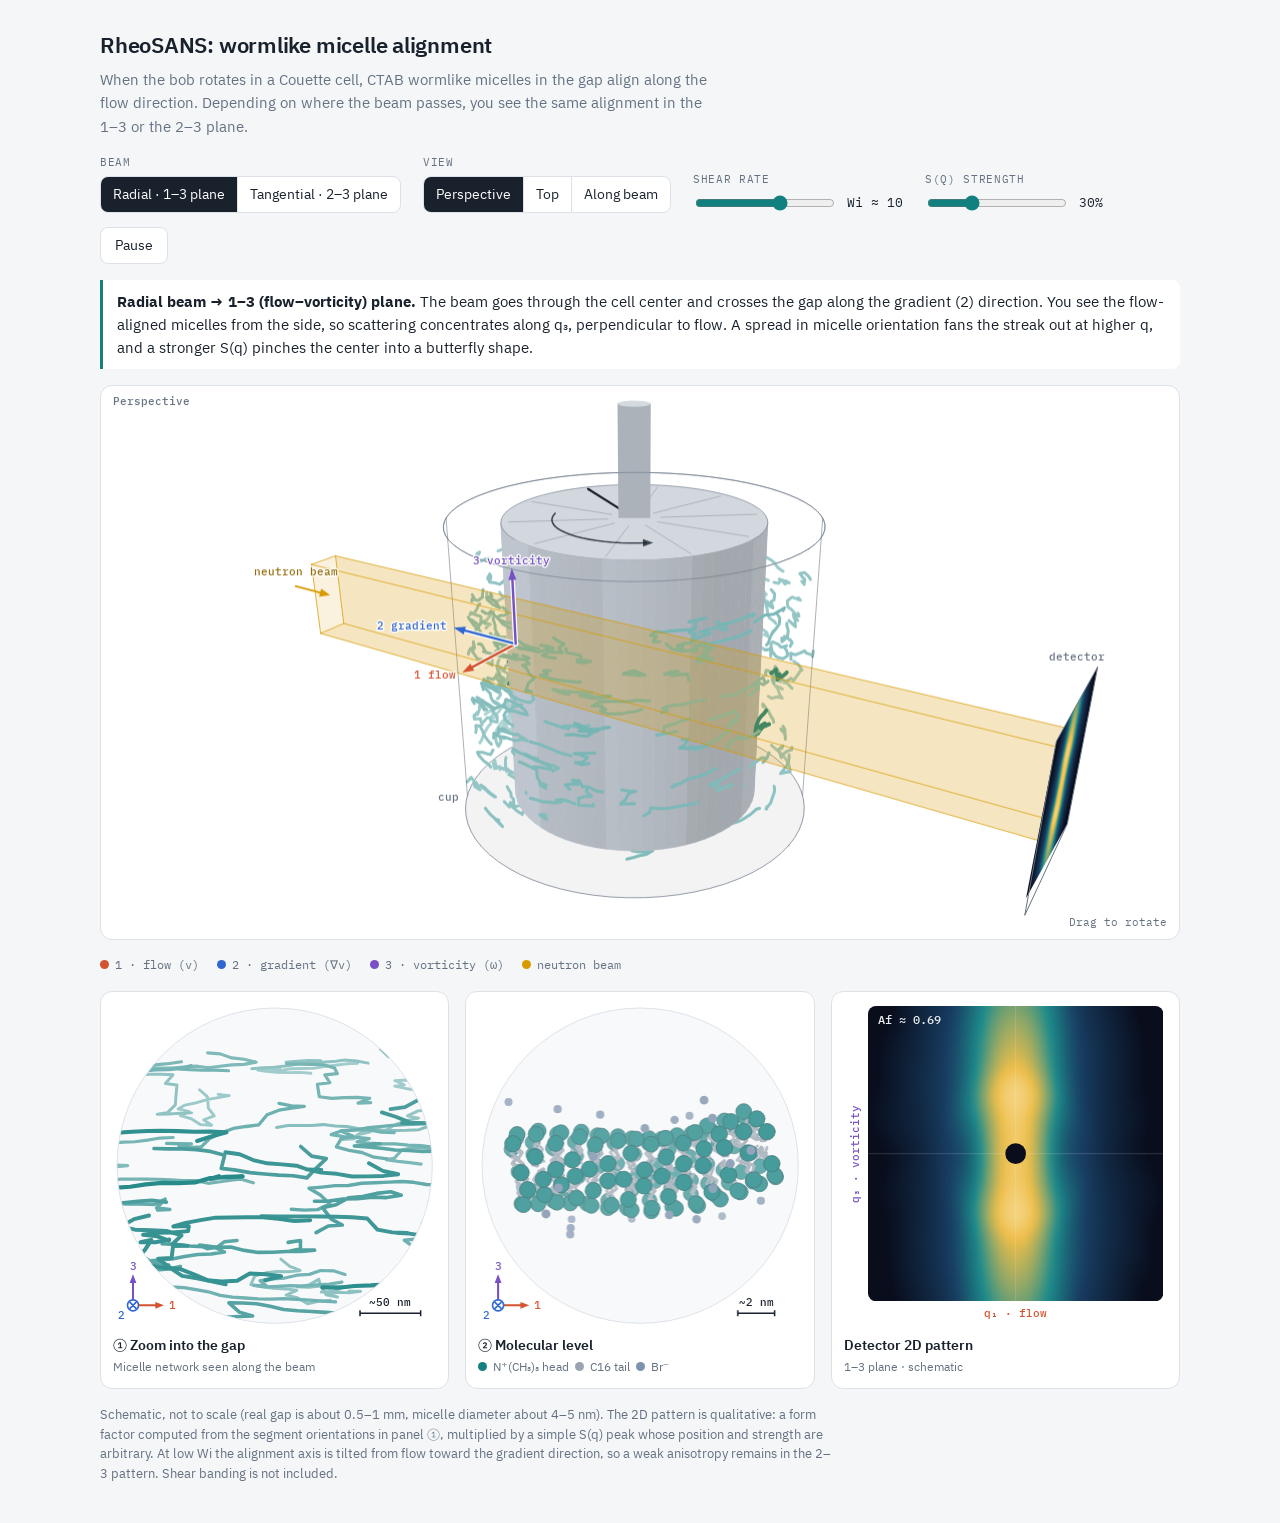
<file: micelle/original.html>
<!DOCTYPE html>
<html lang="en">
<head>
<meta charset="utf-8">
<meta name="viewport" content="width=device-width, initial-scale=1">
<title>RheoSANS micelle alignment</title>
<link rel="preconnect" href="https://fonts.googleapis.com">
<link rel="preconnect" href="https://fonts.gstatic.com" crossorigin>
<link href="https://fonts.googleapis.com/css2?family=IBM+Plex+Mono:wght@400;500&family=IBM+Plex+Sans+KR:wght@400;500;600&display=swap" rel="stylesheet">
<style>
/* layout: controls on top, one wide 3D stage, then a row of three zoom panels (network, molecular, detector) */
:root{
  --bg:#f4f6f8; --panel:#ffffff; --ink:#18212c; --muted:#657182; --line:#dde2e8;
  --mic:#12807f; --flow:#d4532f; --grad:#2f66cf; --vort:#7650c4; --beam:#d99a00;
  --bob:#c3cbd4; --tail:#9aa4b0; --ion:#7d93ad;
  --font-body:"IBM Plex Sans KR","Apple SD Gothic Neo","Malgun Gothic",system-ui,sans-serif;
  --font-mono:"IBM Plex Mono",ui-monospace,Menlo,monospace;
}
@media (prefers-color-scheme: dark){
  :root:not([data-theme="light"]){
    color-scheme:dark;
    --bg:#11151a; --panel:#181d24; --ink:#e7ebf0; --muted:#8c97a5; --line:#29313b;
    --mic:#4cc4c0; --flow:#f08462; --grad:#74a0f2; --vort:#aa8cec; --beam:#f0be46;
    --bob:#4b5664; --tail:#6f7b89; --ion:#8ea6c2;
  }
}
:root[data-theme="dark"]{
  color-scheme:dark;
  --bg:#11151a; --panel:#181d24; --ink:#e7ebf0; --muted:#8c97a5; --line:#29313b;
  --mic:#4cc4c0; --flow:#f08462; --grad:#74a0f2; --vort:#aa8cec; --beam:#f0be46;
  --bob:#4b5664; --tail:#6f7b89; --ion:#8ea6c2;
}
*{box-sizing:border-box}
html,body{margin:0}
body{background:var(--bg);color:var(--ink);font-family:var(--font-body);font-size:15px;line-height:1.55}
main{max-width:1120px;margin:0 auto;padding:28px 20px 40px;display:flex;flex-direction:column;gap:16px}
h1{font-size:22px;font-weight:600;margin:0;letter-spacing:-0.01em;text-wrap:balance}
.lead{margin:6px 0 0;color:var(--muted);max-width:68ch}
.controls{display:flex;flex-wrap:wrap;gap:14px 22px;align-items:flex-end}
.group{display:flex;flex-direction:column;gap:5px}
.group>span{font-family:var(--font-mono);font-size:11px;color:var(--muted);text-transform:uppercase;letter-spacing:.06em}
.seg{display:inline-flex;border:1px solid var(--line);border-radius:8px;overflow:hidden;background:var(--panel)}
.seg button{font:inherit;font-size:13.5px;color:var(--ink);background:none;border:0;padding:7px 12px;cursor:pointer;border-right:1px solid var(--line)}
.seg button:last-child{border-right:0}
.seg button[aria-pressed="true"]{background:var(--ink);color:var(--panel)}
.seg button:focus-visible,.play:focus-visible,input:focus-visible{outline:2px solid var(--grad);outline-offset:2px}
.slider{display:flex;align-items:center;gap:10px}
.slider input{width:140px;accent-color:var(--mic)}
.slider output{font-family:var(--font-mono);font-size:13px;min-width:4.2em;font-variant-numeric:tabular-nums}
.play{font:inherit;font-size:13.5px;color:var(--ink);background:var(--panel);border:1px solid var(--line);border-radius:8px;padding:7px 14px;cursor:pointer}
.check{display:flex;align-items:center;gap:7px;font-size:13.5px;padding:7px 0;cursor:pointer}
.check input{accent-color:var(--mic);width:15px;height:15px;margin:0}
.caption{margin:0;padding:10px 14px;border-left:3px solid var(--mic);background:var(--panel);border-radius:0 8px 8px 0;max-width:none}
.stage{background:var(--panel);border:1px solid var(--line);border-radius:12px;overflow:hidden;position:relative}
#scene{display:block;width:100%;aspect-ratio:16/8.2;cursor:grab;touch-action:pan-y}
#scene:active{cursor:grabbing}
.hint{position:absolute;right:12px;bottom:8px;font-family:var(--font-mono);font-size:11px;color:var(--muted)}
.axes{display:flex;flex-wrap:wrap;gap:6px 18px;font-family:var(--font-mono);font-size:12px;color:var(--muted)}
.axes i,.fig i{display:inline-block;width:9px;height:9px;border-radius:50%;margin-right:6px;vertical-align:baseline}
.row{display:grid;grid-template-columns:repeat(3,1fr);gap:16px}
.fig{margin:0;background:var(--panel);border:1px solid var(--line);border-radius:12px;padding:12px;display:flex;flex-direction:column;gap:8px}
.fig canvas{display:block;width:100%;aspect-ratio:1/1}
.fig figcaption{font-size:13.5px}
.fig figcaption b{font-weight:600}
.fig figcaption small{display:block;color:var(--muted);font-size:12px;margin-top:2px}
.note{color:var(--muted);font-size:12.5px;margin:0;max-width:92ch}
@media (max-width:820px){.row{grid-template-columns:1fr 1fr}.row .fig:last-child{grid-column:1/-1;max-width:420px}}
@media (max-width:520px){.row{grid-template-columns:1fr}#scene{aspect-ratio:4/3.4}.slider input{width:150px}}
</style>
</head>
<body>
<main>
  <header>
    <h1>RheoSANS: wormlike micelle alignment</h1>
    <p class="lead">When the bob rotates in a Couette cell, CTAB wormlike micelles in the gap align along the flow direction. Depending on where the beam passes, you see the same alignment in the 1–3 or the 2–3 plane.</p>
  </header>

  <section class="controls" aria-label="Settings">
    <div class="group"><span>Beam</span>
      <div class="seg" id="segBeam">
        <button type="button" data-v="rad" aria-pressed="true">Radial · 1–3 plane</button>
        <button type="button" data-v="tan" aria-pressed="false">Tangential · 2–3 plane</button>
      </div>
    </div>
    <div class="group"><span>View</span>
      <div class="seg" id="segView">
        <button type="button" data-v="persp" aria-pressed="true">Perspective</button>
        <button type="button" data-v="top" aria-pressed="false">Top</button>
        <button type="button" data-v="beam" aria-pressed="false">Along beam</button>
      </div>
    </div>
    <div class="group"><span>Shear rate</span>
      <div class="slider">
        <input type="range" id="shear" min="0" max="100" value="62" aria-label="Shear rate">
        <output id="shearOut" for="shear"></output>
      </div>
    </div>
    <div class="group"><span>S(q) strength</span>
      <div class="slider">
        <input type="range" id="sq" min="0" max="100" value="30" aria-label="Structure factor strength">
        <output id="sqOut" for="sq"></output>
      </div>
    </div>
    <button type="button" class="play" id="play">Pause</button>
  </section>

  <p class="caption" id="caption"></p>

  <div class="stage">
    <canvas id="scene" aria-label="Couette cell 3D animation"></canvas>
    <span class="hint">Drag to rotate</span>
  </div>

  <div class="axes">
    <span><i style="background:var(--flow)"></i>1 · flow (v)</span>
    <span><i style="background:var(--grad)"></i>2 · gradient (∇v)</span>
    <span><i style="background:var(--vort)"></i>3 · vorticity (ω)</span>
    <span><i style="background:var(--beam)"></i>neutron beam</span>
  </div>

  <div class="row">
    <figure class="fig">
      <canvas id="net" aria-label="Micelle network in the gap"></canvas>
      <figcaption><b>① Zoom into the gap</b><small>Micelle network seen along the beam</small></figcaption>
    </figure>
    <figure class="fig">
      <canvas id="mol" aria-label="CTAB micelle at the molecular level"></canvas>
      <figcaption><b>② Molecular level</b><small><i style="background:var(--mic)"></i>N⁺(CH₃)₃ head&ensp;<i style="background:var(--tail)"></i>C16 tail&ensp;<i style="background:var(--ion)"></i>Br⁻</small></figcaption>
    </figure>
    <figure class="fig">
      <canvas id="det" aria-label="Detector 2D pattern"></canvas>
      <figcaption><b>Detector 2D pattern</b><small id="detNote">schematic</small></figcaption>
    </figure>
  </div>

  <p class="note">Schematic, not to scale (real gap is about 0.5–1 mm, micelle diameter about 4–5 nm). The 2D pattern is qualitative: a form factor computed from the segment orientations in panel ①, multiplied by a simple S(q) peak whose position and strength are arbitrary. At low Wi the alignment axis is tilted from flow toward the gradient direction, so a weak anisotropy remains in the 2–3 pattern. Shear banding is not included.</p>
</main>

<script>
(() => {
'use strict';
const $ = id => document.getElementById(id);
const cvS = $('scene'), cvN = $('net'), cvM = $('mol'), cvD = $('det');
const TAU = Math.PI * 2, DEG = Math.PI / 180;
const MONO = '"IBM Plex Mono", ui-monospace, Menlo, monospace';

/* ---------- theme tokens ---------- */
const P = {};
function hex(v){
  v = v.trim();
  if (v[0] === '#'){
    if (v.length === 4) v = '#' + v[1] + v[1] + v[2] + v[2] + v[3] + v[3];
    return [parseInt(v.slice(1,3),16), parseInt(v.slice(3,5),16), parseInt(v.slice(5,7),16)];
  }
  return [128,128,128];
}
function readTokens(){
  const cs = getComputedStyle(document.documentElement);
  for (const k of ['bg','panel','ink','muted','line','mic','flow','grad','vort','beam','bob','tail','ion'])
    P[k] = hex(cs.getPropertyValue('--' + k));
}
readTokens();
matchMedia('(prefers-color-scheme: dark)').addEventListener('change', readTokens);
new MutationObserver(readTokens).observe(document.documentElement, {attributes:true, attributeFilter:['data-theme']});
const css = (c, a) => a === undefined ? `rgb(${c[0]|0},${c[1]|0},${c[2]|0})` : `rgba(${c[0]|0},${c[1]|0},${c[2]|0},${a})`;
const mix = (a, b, t) => [a[0]+(b[0]-a[0])*t, a[1]+(b[1]-a[1])*t, a[2]+(b[2]-a[2])*t];
const clamp = (v, lo, hi) => v < lo ? lo : v > hi ? hi : v;

/* ---------- rng ---------- */
let seed = 20261119;
function rnd(){ seed |= 0; seed = seed + 0x6D2B79F5 | 0; let t = Math.imul(seed ^ seed >>> 15, 1 | seed); t = t + Math.imul(t ^ t >>> 7, 61 | t) ^ t; return ((t ^ t >>> 14) >>> 0) / 4294967296; }
function gauss(){ let u = 0; for (let i = 0; i < 4; i++) u += rnd(); return (u - 2) * 1.73; }

/* ---------- state ---------- */
const reduced = matchMedia('(prefers-reduced-motion: reduce)').matches;
let beam = 'rad', playing = !reduced, T = 0, frame = 0, dirty = true;
const VIEWS = { persp:{az:-58*DEG, el:24*DEG, k:1}, top:{az:-90*DEG, el:89.4*DEG, k:5}, beam:{az:-180*DEG, el:0.6*DEG, k:5} };
const cam = {...VIEWS.persp}, camT = {...VIEWS.persp};
let psi = 0, psiT = 0;          // 0 = looking along 2 (1-3 plane), 90deg = looking along 1 (2-3 plane)
let yb = 0, bw = 0.30, tho = Math.PI;
let Wi = 0, aS = 1, chi = Math.PI/4, wb = 0, bobAng = 0.6;

function setShear(s){
  Wi = 30 * Math.pow(s/100, 2.2);
  aS = 1 + 1.1 * Math.pow(Wi, 0.85);          // stretch of the orientation distribution
  chi = 0.5 * Math.atan2(2, Wi);              // tilt of the alignment axis from flow, in the 1-2 plane
  wb = 0.28 * Math.sqrt(Wi);                  // visual bob speed, rad/s
  $('shearOut').textContent = 'Wi ≈ ' + (Wi < 10 ? Wi.toFixed(1) : Wi.toFixed(0));
  dirty = true;
}

/* ---------- geometry ---------- */
const Rb = 1.0, Rc = 1.42, Rm = (Rb + Rc) / 2, ZB0 = -1.0, ZB1 = 1.3, ZC0 = -1.12, ZC1 = 1.3, BH = 0.7;
const XB0 = -3.5, XD = 3.3, DS = 0.62;

/* micelles in the cell (schematic size) */
const NM = 230, NS = 9, SEG = 0.05;
const cellM = [];
function chain(n, stiff){
  const b = new Float32Array(n*3), ph = new Float32Array(n*3);
  let x = gauss(), y = gauss(), z = gauss(), l = Math.hypot(x,y,z) || 1; x/=l; y/=l; z/=l;
  for (let i = 0; i < n; i++){
    b[i*3] = x; b[i*3+1] = y; b[i*3+2] = z;
    ph[i*3] = rnd()*TAU; ph[i*3+1] = rnd()*TAU; ph[i*3+2] = rnd()*TAU;
    x += stiff*gauss(); y += stiff*gauss(); z += stiff*gauss(); l = Math.hypot(x,y,z) || 1; x/=l; y/=l; z/=l;
  }
  return {b, ph};
}
for (let i = 0; i < NM; i++){
  const c = chain(NS, 0.6);
  cellM.push({r0: Rb + 0.07 + rnd()*(Rc - Rb - 0.14), th: rnd()*TAU, z0: -0.86 + rnd()*1.72, b: c.b, ph: c.ph});
}
/* micelles in the zoomed gap volume (local 1,2,3 frame) */
const NB = 46, NSB = 16, SEGB = 0.11;
const netM = [];
for (let i = 0; i < NB; i++){
  const c = chain(NSB, 0.5);
  netM.push({x: -1.6 + rnd()*3.2, y: -1.25 + rnd()*2.5, z: -1.25 + rnd()*2.5, b: c.b, ph: c.ph});
}
const netDirs = new Float32Array(NB*NSB*3);

/* direction of segment i after flow alignment; result in tmp[0..2] */
const tmp = new Float32Array(3);
function alignDir(b, ph, i, amp){
  let bx = b[i*3]   + amp*Math.sin(T*0.9 + ph[i*3]);
  let by = b[i*3+1] + amp*Math.sin(T*1.1 + ph[i*3+1]);
  let bz = b[i*3+2] + amp*Math.sin(T*0.8 + ph[i*3+2]);
  const c = Math.cos(chi), s = Math.sin(chi);
  const d = (bx*c - by*s) * (aS - 1);
  bx += d*c; by -= d*s;
  const l = Math.hypot(bx,by,bz) || 1;
  tmp[0] = bx/l; tmp[1] = by/l; tmp[2] = bz/l;
}

/* ---------- canvas helper ---------- */
function fit(cv){
  const r = cv.getBoundingClientRect(), d = Math.min(window.devicePixelRatio || 1, 2);
  const w = Math.max(1, Math.round(r.width*d)), h = Math.max(1, Math.round(r.height*d));
  if (cv.width !== w || cv.height !== h){ cv.width = w; cv.height = h; }
  const c = cv.getContext('2d'); c.setTransform(d,0,0,d,0,0);
  return [c, r.width, r.height, d];
}
function label(c, txt, x, y, col, align){
  c.font = '500 11px ' + MONO; c.textAlign = align || 'left'; c.textBaseline = 'middle';
  c.lineWidth = 3; c.strokeStyle = css(P.panel, 0.85); c.lineJoin = 'round'; c.strokeText(txt, x, y);
  c.fillStyle = css(col); c.fillText(txt, x, y);
}

/* ---------- main 3D scene ---------- */
const D0 = 8.4;
function drawScene(adt){
  const [c, W, H, dpr] = fit(cvS);
  c.clearRect(0, 0, W, H);
  const F0 = Math.min(0.94*W*D0/7.9, 0.84*H*D0/3.7), dist = D0*cam.k, F = F0*cam.k;
  const ce = Math.cos(cam.el), se = Math.sin(cam.el), ca = Math.cos(cam.az), sa = Math.sin(cam.az);
  const tx = 0.05, tz = 0.12;
  const px = tx + dist*ce*ca, py = dist*ce*sa, pz = tz + dist*se;
  const fx = -ce*ca, fy = -ce*sa, fz = -se;
  let rx = fy, ry = -fx; const rl = Math.hypot(rx, ry) || 1; rx /= rl; ry /= rl;
  const ux = ry*fz, uy = -rx*fz, uz = rx*fy - ry*fx;
  const cx0 = W/2, cy0 = H/2;
  const pr = (x, y, z) => {
    const dx = x-px, dy = y-py, dz = z-pz, zc = dx*fx + dy*fy + dz*fz;
    return [cx0 + F*(dx*rx + dy*ry)/zc, cy0 - F*(dx*ux + dy*uy + dz*uz)/zc, zc];
  };
  const ring = (R, z, n) => { const a = []; for (let i = 0; i <= n; i++){ const t = i/n*TAU; a.push(pr(R*Math.cos(t), R*Math.sin(t), z)); } return a; };
  const path = pts => { c.beginPath(); c.moveTo(pts[0][0], pts[0][1]); for (let i = 1; i < pts.length; i++) c.lineTo(pts[i][0], pts[i][1]); };

  /* detector quad with the live pattern */
  const drawDetector = () => {
    const p0 = pr(XD, yb + DS, DS), p1 = pr(XD, yb - DS, DS), p2 = pr(XD, yb + DS, -DS), p3 = pr(XD, yb - DS, -DS);
    c.save();
    c.setTransform(dpr*(p1[0]-p0[0])/G, dpr*(p1[1]-p0[1])/G, dpr*(p2[0]-p0[0])/G, dpr*(p2[1]-p0[1])/G, dpr*p0[0], dpr*p0[1]);
    c.imageSmoothingEnabled = true; c.drawImage(pat, 0, 0);
    c.restore();
    path([p0, p1, p3, p2]); c.closePath(); c.strokeStyle = css(P.muted); c.lineWidth = 1; c.stroke();
    const top = p0[1] < p2[1] ? p0 : p2;
    label(c, 'detector', (p0[0]+p1[0])/2, Math.min(p0[1], p1[1], p2[1], p3[1]) - 10, P.muted, 'center');
  };
  const detDepth = pr(XD, yb, 0)[2], detFirst = detDepth > dist;
  if (detFirst) drawDetector();

  /* cup: floor + rims */
  const cupBot = ring(Rc, ZC0, 72), cupTop = ring(Rc, ZC1, 72);
  path(cupBot); c.closePath(); c.fillStyle = css(P.ink, 0.05); c.fill();
  c.strokeStyle = css(P.muted, 0.7); c.lineWidth = 1; c.stroke();
  path(cupTop); c.stroke();

  /* depth-sorted items */
  const items = [];
  /* bob side facets */
  const NF = 72, L = [-0.36, -0.72, 0.59];
  for (let i = 0; i < NF; i++){
    const t0 = i/NF*TAU, t1 = (i+1)/NF*TAU, tm = (t0+t1)/2, nx = Math.cos(tm), ny = Math.sin(tm);
    if (nx*(px - Rb*nx) + ny*(py - Rb*ny) <= 0) continue;
    const q0 = pr(Rb*Math.cos(t0), Rb*Math.sin(t0), ZB0), q1 = pr(Rb*Math.cos(t1), Rb*Math.sin(t1), ZB0);
    const q2 = pr(Rb*Math.cos(t1), Rb*Math.sin(t1), ZB1), q3 = pr(Rb*Math.cos(t0), Rb*Math.sin(t0), ZB1);
    let rel = (tm - bobAng) % TAU; if (rel < 0) rel += TAU;
    const stripe = Math.floor(rel/(TAU/10)) % 2 ? 0.86 : 1.0;
    const mark = rel < TAU/NF*1.5;
    const sh = (0.62 + 0.38*Math.max(0, nx*L[0] + ny*L[1])) * stripe;
    const col = mark ? P.ink : mix(P.panel, P.bob, sh < 1 ? 0.55 + 0.45*sh : 1);
    const shade = mark ? col : mix([0,0,0], col, 0.55 + 0.45*sh);
    items.push({z: (q0[2]+q2[2])/2, f: () => {
      path([q0,q1,q2,q3]); c.closePath(); const s = css(shade); c.fillStyle = s; c.fill(); c.strokeStyle = s; c.lineWidth = 0.7; c.stroke();
    }});
  }
  /* bob cap + shaft */
  {
    const cap = ring(Rb, ZB1, 72), cz = pr(0, 0, ZB1)[2];
    items.push({z: cz, f: () => {
      path(cap); c.closePath(); c.fillStyle = css(mix(P.bob, P.panel, 0.25)); c.fill(); c.strokeStyle = css(P.muted, 0.6); c.lineWidth = 1; c.stroke();
      for (let k = 0; k < 10; k++){
        const t = bobAng + k*TAU/10, a = pr(0.2*Math.cos(t), 0.2*Math.sin(t), ZB1), b = pr(0.94*Math.cos(t), 0.94*Math.sin(t), ZB1);
        c.beginPath(); c.moveTo(a[0], a[1]); c.lineTo(b[0], b[1]);
        c.strokeStyle = k === 0 ? css(P.ink) : css(P.muted, 0.35); c.lineWidth = k === 0 ? 2.2 : 1; c.stroke();
      }
      if (wb > 0.01){ /* rotation arrow */
        const arc = []; for (let i = 0; i <= 20; i++){ const t = (200 + i*5.5)*DEG; arc.push(pr(0.62*Math.cos(t), 0.62*Math.sin(t), ZB1)); }
        path(arc); c.strokeStyle = css(P.ink, 0.8); c.lineWidth = 1.6; c.stroke();
        const e = arc[20], p = arc[18], an = Math.atan2(e[1]-p[1], e[0]-p[0]);
        c.beginPath(); c.moveTo(e[0] + 7*Math.cos(an), e[1] + 7*Math.sin(an));
        c.lineTo(e[0] + 5*Math.cos(an + 2.3), e[1] + 5*Math.sin(an + 2.3)); c.lineTo(e[0] + 5*Math.cos(an - 2.3), e[1] + 5*Math.sin(an - 2.3)); c.closePath();
        c.fillStyle = css(P.ink, 0.8); c.fill();
      }
      const rs = 0.12, zt = ZB1 + 0.85;
      const s0 = pr(-rs*rx, -rs*ry, ZB1), s1 = pr(rs*rx, rs*ry, ZB1), s2 = pr(rs*rx, rs*ry, zt), s3 = pr(-rs*rx, -rs*ry, zt);
      path([s0,s1,s2,s3]); c.closePath(); c.fillStyle = css(mix(P.bob, [0,0,0], 0.12)); c.fill();
      path(ring(rs, zt, 20)); c.closePath(); c.fillStyle = css(mix(P.bob, P.panel, 0.3)); c.fill();
    }});
  }
  /* micelles */
  const dth = (Rc - Rb), lw = clamp(0.024*F/dist, 1.3, 4);
  const litC = css(P.mic), dimNear = mix(P.mic, P.panel, 0.42), dimFar = mix(P.mic, P.panel, 0.68);
  const lx = new Float32Array(NS+1), ly = new Float32Array(NS+1), lz = new Float32Array(NS+1);
  for (const m of cellM){
    m.th += wb * (Rc - m.r0)/dth * adt;
    let sx = 0, sy = 0, sz = 0; lx[0] = ly[0] = lz[0] = 0;
    for (let i = 0; i < NS; i++){
      alignDir(m.b, m.ph, i, 0.4);
      lx[i+1] = lx[i] + tmp[0]*SEG; ly[i+1] = ly[i] + tmp[1]*SEG; lz[i+1] = lz[i] + tmp[2]*SEG;
      sx += lx[i+1]; sy += ly[i+1]; sz += lz[i+1];
    }
    sx /= NS+1; sy /= NS+1; sz /= NS+1;
    const pts = [];
    for (let i = 0; i <= NS; i++){
      const th = m.th + (lx[i]-sx)/m.r0, r = clamp(m.r0 + ly[i]-sy, Rb+0.02, Rc-0.02);
      pts.push(pr(r*Math.cos(th), r*Math.sin(th), m.z0 + lz[i]-sz));
    }
    const wy = m.r0*Math.sin(m.th), lit = Math.abs(wy - yb) < bw/2 && Math.abs(m.z0) < BH/2;
    const zc = pts[NS>>1][2];
    const far = clamp((zc - dist + 1.2)/2.4, 0, 1);
    const col = lit ? litC : css(mix(dimNear, dimFar, far));
    items.push({z: zc, f: () => { path(pts); c.strokeStyle = col; c.lineWidth = lit ? lw*1.25 : lw; c.lineCap = c.lineJoin = 'round'; c.stroke(); }});
  }
  items.sort((a, b) => b.z - a.z);
  for (const it of items) it.f();

  /* cup front: rim + silhouette */
  c.strokeStyle = css(P.muted, 0.55); c.lineWidth = 1;
  path(cupTop); c.stroke();
  for (const s of [-1, 1]){
    const a = pr(s*Rc*rx, s*Rc*ry, ZC0), b = pr(s*Rc*rx, s*Rc*ry, ZC1);
    c.beginPath(); c.moveTo(a[0], a[1]); c.lineTo(b[0], b[1]); c.stroke();
  }

  /* beam box */
  {
    const h = BH/2, w = bw/2, x0 = XB0, x1 = XD;
    const cs8 = [[x0,yb-w,-h],[x0,yb+w,-h],[x0,yb+w,h],[x0,yb-w,h],[x1,yb-w,-h],[x1,yb+w,-h],[x1,yb+w,h],[x1,yb-w,h]].map(v => pr(v[0],v[1],v[2]));
    c.fillStyle = css(P.beam, 0.13); c.strokeStyle = css(P.beam, 0.75); c.lineWidth = 1;
    for (const f of [[0,1,5,4],[1,2,6,5],[2,3,7,6],[3,0,4,7]]){ path(f.map(i => cs8[i])); c.closePath(); c.fill(); }
    for (const f of [[0,4],[1,5],[2,6],[3,7],[0,1],[1,2],[2,3],[3,0]]){ c.beginPath(); c.moveTo(cs8[f[0]][0], cs8[f[0]][1]); c.lineTo(cs8[f[1]][0], cs8[f[1]][1]); c.stroke(); }
    const a = pr(x0 - 0.45, yb, 0), b = pr(x0 - 0.05, yb, 0), an = Math.atan2(b[1]-a[1], b[0]-a[0]);
    if (Math.hypot(b[0]-a[0], b[1]-a[1]) > 8){
      c.beginPath(); c.moveTo(a[0], a[1]); c.lineTo(b[0], b[1]); c.strokeStyle = css(P.beam); c.lineWidth = 2; c.stroke();
      c.beginPath(); c.moveTo(b[0] + 6*Math.cos(an), b[1] + 6*Math.sin(an)); c.lineTo(b[0] + 6*Math.cos(an+2.4), b[1] + 6*Math.sin(an+2.4)); c.lineTo(b[0] + 6*Math.cos(an-2.4), b[1] + 6*Math.sin(an-2.4)); c.closePath(); c.fillStyle = css(P.beam); c.fill();
    }
    label(c, 'neutron beam', a[0], a[1] - 14, mix(P.beam, P.ink, 0.35), 'center');
  }
  if (!detFirst) drawDetector();

  /* 1-2-3 triad where the beam meets the gap */
  {
    const ox = Rm*Math.cos(tho), oy = Rm*Math.sin(tho), o = pr(ox, oy, 0), Lg = 0.62;
    const ax = [[-Math.sin(tho), Math.cos(tho), 0, P.flow, '1 flow'], [Math.cos(tho), Math.sin(tho), 0, P.grad, '2 gradient'], [0, 0, 1, P.vort, '3 vorticity']];
    for (const v of ax){
      const e = pr(ox + v[0]*Lg, oy + v[1]*Lg, v[2]*Lg), dx = e[0]-o[0], dy = e[1]-o[1], len = Math.hypot(dx, dy);
      c.strokeStyle = css(P.panel, 0.9); c.lineWidth = 5; c.lineCap = 'round';
      c.beginPath(); c.moveTo(o[0], o[1]); c.lineTo(e[0], e[1]); c.stroke();
      c.strokeStyle = c.fillStyle = css(v[3]); c.lineWidth = 2.4;
      c.beginPath(); c.moveTo(o[0], o[1]); c.lineTo(e[0], e[1]); c.stroke();
      if (len > 9){
        const an = Math.atan2(dy, dx);
        c.beginPath(); c.moveTo(e[0] + 7*Math.cos(an), e[1] + 7*Math.sin(an)); c.lineTo(e[0] + 6*Math.cos(an+2.4), e[1] + 6*Math.sin(an+2.4)); c.lineTo(e[0] + 6*Math.cos(an-2.4), e[1] + 6*Math.sin(an-2.4)); c.closePath(); c.fill();
        const k = (len + 14)/len;
        label(c, v[4], o[0] + dx*k, o[1] + dy*k, v[3], dx < -4 ? 'right' : dx > 4 ? 'left' : 'center');
      } else {
        c.beginPath(); c.arc(o[0], o[1], 5, 0, TAU); c.fillStyle = css(P.panel); c.fill(); c.stroke();
        c.beginPath(); c.arc(o[0], o[1], 1.6, 0, TAU); c.fillStyle = css(v[3]); c.fill();
        label(c, v[4], o[0] + 10, o[1] + 14, v[3], 'left');
      }
    }
  }
  /* part labels */
  {
    const b = pr(0, 0, ZB1 + 0.95); label(c, 'bob', b[0], b[1] - 8, P.muted, 'center');
    const q = pr(-Rc*rx*1.0, -Rc*ry*1.0, ZC0); label(c, 'cup', q[0] - 8, q[1] + 2, P.muted, 'right');
    c.font = '500 11px ' + MONO; c.textAlign = 'left'; c.textBaseline = 'top'; c.fillStyle = css(P.muted);
    const el = cam.el/DEG;
    c.fillText(el > 75 ? 'Top view · looking down on the 1–2 plane' : el < 8 && Math.abs(Math.abs(cam.az) - Math.PI) < 0.2 ? 'Cell seen along the beam' : 'Perspective', 12, 10);
  }
}

/* ---------- small 2D axis triad for the zoom panels ---------- */
function triad2d(c, x, y){
  const L = 26, cs = Math.cos(psi), sn = Math.sin(psi);
  const arrow = (dx, dy, col, txt) => {
    c.strokeStyle = c.fillStyle = css(col); c.lineWidth = 2; c.lineCap = 'round';
    c.beginPath(); c.moveTo(x, y); c.lineTo(x + dx, y + dy); c.stroke();
    const an = Math.atan2(dy, dx);
    c.beginPath(); c.moveTo(x + dx + 5*Math.cos(an), y + dy + 5*Math.sin(an)); c.lineTo(x + dx + 5*Math.cos(an+2.4), y + dy + 5*Math.sin(an+2.4)); c.lineTo(x + dx + 5*Math.cos(an-2.4), y + dy + 5*Math.sin(an-2.4)); c.closePath(); c.fill();
    c.font = '500 11px ' + MONO; c.textAlign = 'center'; c.textBaseline = 'middle';
    c.fillText(txt, x + dx + 13*Math.cos(an), y + dy + 13*Math.sin(an));
  };
  arrow(0, -L, P.vort, '3');
  const big = cs >= sn ? [L*cs, P.flow, '1'] : [L*sn, P.grad, '2'];
  const small = cs >= sn ? [L*sn, P.grad, '2', true] : [L*cs, P.flow, '1', false];
  if (small[0] > 9) arrow(small[0], 0, small[1], small[2]);
  arrow(big[0], 0, big[1], big[2]);
  if (small[0] <= 9){ /* axis along the line of sight: (x) into the page, (.) toward the viewer */
    c.beginPath(); c.arc(x, y, 5.5, 0, TAU); c.fillStyle = css(P.panel); c.fill(); c.strokeStyle = css(small[1]); c.lineWidth = 1.6; c.stroke();
    if (small[3]){ c.beginPath(); c.moveTo(x-3, y-3); c.lineTo(x+3, y+3); c.moveTo(x+3, y-3); c.lineTo(x-3, y+3); c.stroke(); }
    else { c.beginPath(); c.arc(x, y, 1.8, 0, TAU); c.fillStyle = css(small[1]); c.fill(); }
    c.fillStyle = css(small[1]); c.font = '500 11px ' + MONO; c.textAlign = 'center'; c.textBaseline = 'middle'; c.fillText(small[2], x - 12, y + 10);
  }
}
function scaleBar(c, x, y, px, txt){
  c.strokeStyle = css(P.ink); c.lineWidth = 1.5; c.lineCap = 'butt';
  c.beginPath(); c.moveTo(x - px/2, y); c.lineTo(x + px/2, y); c.moveTo(x - px/2, y - 3); c.lineTo(x - px/2, y + 3); c.moveTo(x + px/2, y - 3); c.lineTo(x + px/2, y + 3); c.stroke();
  c.font = '500 11px ' + MONO; c.textAlign = 'center'; c.textBaseline = 'bottom'; c.fillStyle = css(P.ink); c.fillText(txt, x, y - 5);
}
function lens(c, W, H){
  const R = Math.min(W, H)/2 - 4, cx = W/2, cy = H/2;
  c.beginPath(); c.arc(cx, cy, R, 0, TAU); c.fillStyle = css(mix(P.panel, P.bg, 0.6)); c.fill();
  return [cx, cy, R];
}

/* ---------- panel 1: micelle network in the gap ---------- */
function drawNet(adt){
  const [c, W, H] = fit(cvN);
  c.clearRect(0, 0, W, H);
  const [cx, cy, R] = lens(c, W, H), S = R/1.3, fp = 6;
  const cs = Math.cos(psi), sn = Math.sin(psi), bgc = mix(P.panel, P.bg, 0.6);
  const vis = 0.32*Math.sqrt(Wi);
  const items = [];
  const px = new Float32Array(NSB+1), py = new Float32Array(NSB+1), pz = new Float32Array(NSB+1);
  let n = 0;
  for (const m of netM){
    m.x += -m.y*vis*adt; if (m.x > 1.75) m.x -= 3.5; else if (m.x < -1.75) m.x += 3.5;
    let sx = 0, sy = 0, sz = 0; px[0] = py[0] = pz[0] = 0;
    for (let i = 0; i < NSB; i++){
      alignDir(m.b, m.ph, i, 0.35);
      netDirs[n++] = tmp[0]; netDirs[n++] = tmp[1]; netDirs[n++] = tmp[2];
      px[i+1] = px[i] + tmp[0]*SEGB; py[i+1] = py[i] + tmp[1]*SEGB; pz[i+1] = pz[i] + tmp[2]*SEGB;
      sx += px[i+1]; sy += py[i+1]; sz += pz[i+1];
    }
    sx /= NSB+1; sy /= NSB+1; sz /= NSB+1;
    const pts = []; let dm = 0;
    for (let i = 0; i <= NSB; i++){
      const x = m.x + px[i]-sx, y = m.y + py[i]-sy, z = m.z + pz[i]-sz;
      const h = x*cs + y*sn, d = -x*sn + y*cs, k = fp/(fp + d);
      pts.push([cx + S*k*h, cy - S*k*z]); if (i === NSB>>1) dm = d;
    }
    items.push({d: dm, pts});
  }
  items.sort((a, b) => b.d - a.d);
  c.save(); c.beginPath(); c.arc(cx, cy, R, 0, TAU); c.clip();
  c.lineCap = c.lineJoin = 'round';
  for (const it of items){
    const t = clamp((it.d + 1.6)/3.2, 0, 1), k = fp/(fp + it.d);
    c.beginPath(); c.moveTo(it.pts[0][0], it.pts[0][1]); for (let i = 1; i < it.pts.length; i++) c.lineTo(it.pts[i][0], it.pts[i][1]);
    c.strokeStyle = css(mix(P.mic, bgc, 0.72*t)); c.lineWidth = 3.4*k; c.stroke();
  }
  c.restore();
  c.beginPath(); c.arc(cx, cy, R, 0, TAU); c.strokeStyle = css(P.line); c.lineWidth = 1; c.stroke();
  triad2d(c, 20, H - 22);
  scaleBar(c, W - 46, H - 14, S*0.5, '~50 nm');
}

/* ---------- panel 2: one micelle at the molecular level ---------- */
const MK = 14, MS = 0.5, NH = 10;
const ions = []; for (let i = 0; i < 28; i++) ions.push({k: rnd()*(MK-1), al: rnd()*TAU, r: 1.35 + rnd()*0.6, ph: rnd()*TAU});
function drawMol(){
  const [c, W, H] = fit(cvM);
  c.clearRect(0, 0, W, H);
  const [cx, cy, R] = lens(c, W, H), pn = psi/(Math.PI/2), S = R/(4.3 - 1.7*pn), fp = 16;
  const cs = Math.cos(psi), sn = Math.sin(psi), bgc = mix(P.panel, P.bg, 0.6);
  /* slowly wandering orientation, then the same flow alignment as everywhere else */
  const wv = new Float32Array([0.35 + 0.65*(0.5 + 0.5*Math.sin(0.19*T)), Math.sin(0.23*T + 1.3), Math.sin(0.31*T + 0.4)]);
  const save = T; alignDirRaw(wv); const nx = tmp[0], ny = tmp[1], nz = tmp[2];
  /* frame around the axis */
  let ax = -nz*nx, ay = -nz*ny, az = 1 - nz*nz, l = Math.hypot(ax, ay, az) || 1; ax/=l; ay/=l; az/=l;
  const bx = ny*az - nz*ay, by = nz*ax - nx*az, bz = nx*ay - ny*ax;
  const pt = [];
  for (let k = 0; k < MK; k++){
    const u = (k - (MK-1)/2)*MS, o1 = 0.32*Math.sin(0.42*k + 0.6*T), o2 = 0.32*Math.cos(0.33*k + 0.45*T + 1);
    pt.push([nx*u + ax*o1 + bx*o2, ny*u + ay*o1 + by*o2, nz*u + az*o1 + bz*o2]);
  }
  const fr = [];
  for (let k = 0; k < MK; k++){
    const a = pt[Math.max(0, k-1)], b = pt[Math.min(MK-1, k+1)];
    let tx = b[0]-a[0], ty = b[1]-a[1], tz = b[2]-a[2]; l = Math.hypot(tx,ty,tz) || 1; tx/=l; ty/=l; tz/=l;
    let ex = -tz*tx, ey = -tz*ty, ez = 1 - tz*tz; l = Math.hypot(ex,ey,ez) || 1; ex/=l; ey/=l; ez/=l;
    fr.push([tx,ty,tz, ex,ey,ez, ty*ez - tz*ey, tz*ex - tx*ez, tx*ey - ty*ex]);
  }
  const P2 = (x, y, z) => { const h = x*cs + y*sn, d = -x*sn + y*cs, k = fp/(fp + d); return [cx + S*k*h, cy - S*k*z, d, k]; };
  const items = [];
  for (let k = 0; k < MK; k++){
    const p = pt[k], f = fr[k];
    for (let j = 0; j < NH; j++){
      const al = TAU*j/NH + k*0.33 + 0.12*T + 0.12*Math.sin(T*1.3 + k*1.7 + j*2.3);
      const ca = Math.cos(al), sa = Math.sin(al);
      const rx = ca*f[3] + sa*f[6], ry = ca*f[4] + sa*f[7], rz = ca*f[5] + sa*f[8];
      const sh = 0.1*Math.sin(T*1.1 + j*1.9 + k*0.7);
      const head = P2(p[0] + rx + f[0]*sh, p[1] + ry + f[1]*sh, p[2] + rz + f[2]*sh);
      const tail = [];
      for (let i = 1; i <= 5; i++){
        const r = 1 - i*0.17, zg = sh + (i % 2 ? 0.07 : -0.07);
        tail.push(P2(p[0] + rx*r + f[0]*zg, p[1] + ry*r + f[1]*zg, p[2] + rz*r + f[2]*zg));
      }
      items.push({d: head[2], head, tail});
    }
  }
  for (const q of ions){
    const k = Math.floor(q.k), p = pt[k], f = fr[k], al = q.al + 0.3*Math.sin(T*0.7 + q.ph), r = q.r + 0.12*Math.sin(T*1.7 + q.ph*3);
    const ca = Math.cos(al), sa = Math.sin(al);
    items.push({d: 0, ion: P2(p[0] + r*(ca*f[3] + sa*f[6]), p[1] + r*(ca*f[4] + sa*f[7]), p[2] + r*(ca*f[5] + sa*f[8]))});
    items[items.length-1].d = items[items.length-1].ion[2];
  }
  items.sort((a, b) => b.d - a.d);
  c.save(); c.beginPath(); c.arc(cx, cy, R, 0, TAU); c.clip();
  c.lineCap = c.lineJoin = 'round';
  for (const it of items){
    const t = clamp((it.d + 3.6)/7.2, 0, 1)*0.62;
    if (it.ion){
      c.beginPath(); c.arc(it.ion[0], it.ion[1], 0.11*S*it.ion[3], 0, TAU); c.fillStyle = css(mix(P.ion, bgc, t)); c.fill();
      continue;
    }
    c.beginPath(); c.moveTo(it.head[0], it.head[1]); for (const q of it.tail) c.lineTo(q[0], q[1]);
    c.strokeStyle = css(mix(P.tail, bgc, t)); c.lineWidth = Math.max(1, 0.075*S*it.head[3]); c.stroke();
    c.beginPath(); c.arc(it.head[0], it.head[1], 0.21*S*it.head[3], 0, TAU);
    c.fillStyle = css(mix(P.mic, bgc, t)); c.fill();
    c.strokeStyle = css(mix(mix(P.mic, P.ink, 0.45), bgc, t)); c.lineWidth = 0.8; c.stroke();
  }
  c.restore();
  c.beginPath(); c.arc(cx, cy, R, 0, TAU); c.strokeStyle = css(P.line); c.lineWidth = 1; c.stroke();
  triad2d(c, 20, H - 22);
  scaleBar(c, W - 46, H - 14, S*1, '~2 nm');
}
function alignDirRaw(v){
  const c = Math.cos(chi), s = Math.sin(chi), d = (v[0]*c - v[1]*s)*(aS - 1);
  const x = v[0] + d*c, y = v[1] - d*s, z = v[2], l = Math.hypot(x,y,z) || 1;
  tmp[0] = x/l; tmp[1] = y/l; tmp[2] = z/l;
}

/* ---------- detector pattern from the segment orientations of panel 1 ---------- */
const G = 48, pat = document.createElement('canvas'); pat.width = pat.height = G;
const pctx = pat.getContext('2d'), pimg = pctx.createImageData(G, G), acc = new Float32Array(G*G);
let accInit = false, Af = 0, sqAmp = 0.3;
const STOPS = [[0,[9,13,28]],[0.3,[24,62,98]],[0.55,[30,140,140]],[0.8,[238,190,74]],[1,[255,248,220]]];
function cmap(v, out, o){
  v = clamp(v, 0, 1); let i = 1; while (i < STOPS.length-1 && v > STOPS[i][0]) i++;
  const a = STOPS[i-1], b = STOPS[i], t = (v - a[0])/(b[0] - a[0]);
  out[o] = a[1][0] + (b[1][0]-a[1][0])*t; out[o+1] = a[1][1] + (b[1][1]-a[1][1])*t; out[o+2] = a[1][2] + (b[1][2]-a[1][2])*t; out[o+3] = 255;
}
function computePattern(){
  const cs = Math.cos(psi), sn = Math.sin(psi), KL = 40, KR = 0.9;
  const ns = (NB*NSB) >> 1, ua = new Float32Array(ns), ub = new Float32Array(ns);
  for (let i = 0; i < ns; i++){ const o = i*6; ua[i] = netDirs[o]*cs + netDirs[o+1]*sn; ub[i] = netDirs[o+2]; }
  let s0 = 0, s2 = 0;
  for (let j = 0; j < G/2; j++){
    const qb = 1 - (j + 0.5)/(G/2);
    for (let i = 0; i < G; i++){
      const qa = (i + 0.5)/(G/2) - 1, q2 = qa*qa + qb*qb;
      let I = 0;
      for (let k = 0; k < ns; k++){
        const p = qa*ua[k] + qb*ub[k], pp = p*p, t2 = Math.max(0, q2 - pp);
        let w = Math.exp(-KL*pp - KR*t2);
        if (sqAmp > 0){ /* schematic S(q): correlation hole + peak, acting on q perpendicular to the segment */
          const x = Math.sqrt(t2), dx = (x - 0.42)/0.14;
          w *= 1 + sqAmp*(-0.95*Math.exp(-t2/0.1024) + 1.1*Math.exp(-dx*dx));
        }
        I += w;
      }
      I /= ns;
      const v = (Math.log10(I + 1e-9) + 2.4)/2.7, a = j*G + i, b = (G-1-j)*G + (G-1-i);
      acc[a] = accInit ? acc[a]*0.55 + v*0.45 : v; acc[b] = acc[a];
      const q = Math.sqrt(q2);
      if (q > 0.36 && q < 0.58){ s0 += I; s2 += I*(qa*qa - qb*qb)/q2; }
    }
  }
  accInit = true;
  const af = s0 > 0 ? -s2/s0 : 0; Af = Af*0.6 + af*0.4;
  for (let a = 0; a < G*G; a++) cmap(acc[a], pimg.data, a*4);
  pctx.putImageData(pimg, 0, 0);
}
function drawDet(){
  const [c, W, H] = fit(cvD);
  c.clearRect(0, 0, W, H);
  const ml = 24, mb = 24, s = Math.min(W - ml - 4, H - mb - 4), x0 = ml + (W - ml - 4 - s)/2, y0 = 2;
  c.save(); c.beginPath(); if (c.roundRect) c.roundRect(x0, y0, s, s, 8); else c.rect(x0, y0, s, s); c.clip();
  c.imageSmoothingEnabled = true; c.drawImage(pat, x0, y0, s, s);
  c.strokeStyle = 'rgba(255,255,255,0.16)'; c.lineWidth = 1;
  c.beginPath(); c.moveTo(x0, y0 + s/2); c.lineTo(x0 + s, y0 + s/2); c.moveTo(x0 + s/2, y0); c.lineTo(x0 + s/2, y0 + s); c.stroke();
  c.beginPath(); c.arc(x0 + s/2, y0 + s/2, s*0.035, 0, TAU); c.fillStyle = 'rgb(9,13,28)'; c.fill();
  c.restore();
  c.font = '500 12px ' + MONO; c.textAlign = 'left'; c.textBaseline = 'top'; c.fillStyle = 'rgba(255,255,255,0.92)';
  c.fillText('Af ≈ ' + (Math.abs(Af) < 0.005 ? '0.00' : Af.toFixed(2)), x0 + 10, y0 + 9);
  const rad = psiT < 0.5;
  c.font = '500 11px ' + MONO; c.textAlign = 'center'; c.textBaseline = 'middle';
  c.fillStyle = css(rad ? P.flow : P.grad); c.fillText(rad ? 'q₁ · flow' : 'q₂ · gradient', x0 + s/2, y0 + s + 12);
  c.save(); c.translate(x0 - 12, y0 + s/2); c.rotate(-Math.PI/2); c.fillStyle = css(P.vort); c.fillText('q₃ · vorticity', 0, 0); c.restore();
}

/* ---------- copy ---------- */
const CAP = {
  rad: '<b>Radial beam → 1–3 (flow–vorticity) plane.</b> The beam goes through the cell center and crosses the gap along the gradient (2) direction. You see the flow-aligned micelles from the side, so scattering concentrates along q₃, perpendicular to flow. A spread in micelle orientation fans the streak out at higher q, and a stronger S(q) pinches the center into a butterfly shape.',
  tan: '<b>Tangential beam → 2–3 (gradient–vorticity) plane.</b> The beam grazes the gap along the flow (1) direction. You see the aligned micelles end-on, so the alignment along their length is hidden, the circular cross-section shows, and the pattern becomes nearly isotropic.'
};
function setBeam(v){
  beam = v; psiT = v === 'rad' ? 0 : Math.PI/2;
  $('caption').innerHTML = CAP[v];
  $('detNote').textContent = (v === 'rad' ? '1–3 plane' : '2–3 plane') + ' · schematic';
  for (const b of $('segBeam').children) b.setAttribute('aria-pressed', b.dataset.v === v);
  dirty = true;
}
function setView(v){
  Object.assign(camT, VIEWS[v]);
  for (const b of $('segView').children) b.setAttribute('aria-pressed', b.dataset.v === v);
}
$('segBeam').addEventListener('click', e => { const b = e.target.closest('button'); if (b) setBeam(b.dataset.v); });
$('segView').addEventListener('click', e => { const b = e.target.closest('button'); if (b) setView(b.dataset.v); });
$('shear').addEventListener('input', e => setShear(+e.target.value));
$('play').addEventListener('click', () => { playing = !playing; $('play').textContent = playing ? 'Pause' : 'Play'; });
if (!playing) $('play').textContent = 'Play';
const setSq = v => { sqAmp = v/100; $('sqOut').textContent = v === 0 ? 'off' : v + '%'; dirty = true; };
$('sq').addEventListener('input', e => setSq(+e.target.value)); setSq(+$('sq').value);

/* drag to orbit */
let drag = null;
cvS.addEventListener('pointerdown', e => { drag = [e.clientX, e.clientY]; cvS.setPointerCapture(e.pointerId); });
cvS.addEventListener('pointermove', e => {
  if (!drag) return;
  const dx = e.clientX - drag[0], dy = e.clientY - drag[1]; drag = [e.clientX, e.clientY];
  camT.az = cam.az = cam.az - dx*0.008; camT.el = cam.el = clamp(cam.el + dy*0.006, 0.01, 89.4*DEG);
  camT.k = cam.k;
  for (const b of $('segView').children) b.setAttribute('aria-pressed', 'false');
});
const endDrag = () => { drag = null; };
cvS.addEventListener('pointerup', endDrag); cvS.addEventListener('pointercancel', endDrag);

/* ---------- loop ---------- */
setShear(+$('shear').value); setBeam('rad');
let last = performance.now();
function tick(now){
  const dt = Math.min(0.05, (now - last)/1000); last = now;
  const adt = playing ? dt : 0; T += adt; bobAng += wb*adt;
  const e = 1 - Math.exp(-dt*5);
  cam.az += (camT.az - cam.az)*e; cam.el += (camT.el - cam.el)*e; cam.k += (camT.k - cam.k)*e;
  const moving = Math.abs(psiT - psi) > 1e-3;
  psi += (psiT - psi)*e;
  const tan = beam === 'tan';
  yb += ((tan ? Rm : 0) - yb)*e; bw += ((tan ? 0.17 : 0.30) - bw)*e; tho += ((tan ? Math.PI/2 : Math.PI) - tho)*e;
  drawNet(adt);
  if (frame % 6 === 0 && (playing || moving || dirty || frame < 60)){ computePattern(); dirty = false; }
  drawScene(adt); drawMol(); drawDet();
  frame++; requestAnimationFrame(tick);
}
requestAnimationFrame(tick);
})();
</script>
</body>
</html>
</file>
<file: eqsans_intro/deck.css>
/* =====================================================================
   THEME — ORNL SNS 16:9 template (Aptos; ORNL Green, Hale Navy, Dark
   Matter; secondary Energy/Mist/Biome/Aqua/Infinity/Hydro; accents
   Forge/Spark/Plasma/Pulsar). Geometry measured from the .pptx layouts
   at 1920×1080 (1 in = 144 px, 1 pt = 2 px). Same system as the CNMS
   seminar deck (Topic_2026_career/interview_seminar_claude/src/deck.css).
   ===================================================================== */

/* Aptos is used where it is installed (it comes with Office); its files are not part of this site. */
:root {
  --green: #00662C; --navy: #00454D; --ink: #373A36; --graphite: #DBDCDB; --polar: #FFFFFF;
  --energy: #7DBA00; --mist: #8BFEBF; --biome: #00B38F; --aqua: #00BDB5; --infinity: #006BA6; --hydro: #005776;
  --forge: #FF9E1B; --spark: #FE5000; --plasma: #B50094; --pulsar: #4E008E;
  --muted: #6E716C; --ease: cubic-bezier(.16, 1, .3, 1);
  --stage-bg: #05090b;
}
* { box-sizing: border-box; }

/* === FIXED 16:9 STAGE ===
   The live 3D model is an iframe that sits exactly behind the stage, at the stage's on-screen size but unscaled, so
   the model's own interface keeps its designed size. Slides are opaque and cover it; a "live" slide is empty and
   lets pointer events through to the model. */
html, body { width: 100%; height: 100%; margin: 0; overflow: hidden; background: var(--stage-bg); }
#model { position: fixed; left: 0; top: 0; width: 100vw; height: 100vh; border: 0; z-index: 0; visibility: hidden; background: #080b11; }
#model.on { visibility: visible; }
.deck-viewport { position: fixed; inset: 0; overflow: hidden; z-index: 1; pointer-events: none; }
.deck-stage { position: absolute; left: 0; top: 0; width: 1920px; height: 1080px; overflow: hidden; transform-origin: 0 0; }
.slide { position: absolute; inset: 0; width: 1920px; height: 1080px; overflow: hidden; display: block; visibility: hidden; opacity: 0; pointer-events: none; background: #fff;
  font-family: 'Aptos', 'Segoe UI', sans-serif; color: var(--ink); -webkit-font-smoothing: antialiased; contain: layout paint; }
.slide.active, .slide.leaving { visibility: visible; opacity: 1; }
.slide.active { z-index: 2; pointer-events: auto; }
.slide.leaving { z-index: 3; pointer-events: none; }
.slide.s-live { background: transparent; pointer-events: none !important; }
.slide img, .slide svg { max-width: none; }
@media (prefers-reduced-motion: reduce) { *, *::before, *::after { animation-duration: .01ms !important; transition-duration: .2s !important; } }

/* === CHROME === */
.chrome-logo { position: absolute; left: 50px; top: 1007px; width: 278px; height: auto; z-index: 20; pointer-events: none; }
.chrome-page { position: absolute; right: 70px; top: 1036px; font-size: 18px; color: #B9BBB8; z-index: 20; font-variant-numeric: tabular-nums; }

/* Title placeholder: 0.344 in, 0.399 in; 12.57 in wide; 32 pt Aptos Bold */
.title { position: absolute; left: 50px; top: 57px; width: 1810px; margin: 0; font-size: 64px; line-height: 1.09; font-weight: 700; letter-spacing: -.003em; color: var(--ink); z-index: 10; }
.kicker { position: absolute; left: 52px; top: 30px; font-size: 22px; font-weight: 700; letter-spacing: .22em; text-transform: uppercase; color: var(--green); z-index: 10; }
.slide.active .title, .slide.active .kicker { animation: rise .9s var(--ease) both; }
.slide.active .title { animation-delay: .12s; }

/* === ENTRANCE AND STEP REVEALS === */
@keyframes rise { from { opacity: 0; transform: translateY(26px); } to { opacity: 1; transform: none; } }
.slide.active .rise { animation: rise 1s var(--ease) both; animation-delay: calc(var(--i, 0) * 110ms + 260ms); }
[data-step], [data-only] { transition: opacity .7s var(--ease), transform .9s var(--ease); }
[data-step]:not(.on), [data-only]:not(.on) { opacity: 0; transform: translateY(22px); pointer-events: none; }
.fx-fade:not(.on) { transform: none !important; }
.instant, .instant * { transition: none !important; }

/* === COMMON CONTENT === */
.abs { position: absolute; }
.label { font-size: 22px; font-weight: 700; letter-spacing: .18em; text-transform: uppercase; color: var(--green); }
.small { font-size: 24px; line-height: 1.35; color: var(--muted); }
.message { font-size: 38px; font-weight: 700; color: var(--green); line-height: 1.2; }
figure { margin: 0; position: absolute; }
figure img { display: block; width: 100%; height: 100%; object-fit: cover; }
figcaption { position: absolute; left: 0; top: 100%; width: 100%; font-size: 24px; color: var(--ink); margin-top: 12px; line-height: 1.25; }
figcaption small { display: block; font-size: 20px; color: var(--muted); margin-top: 2px; }
.card { background: #fff; border-radius: 6px; box-shadow: 0 18px 50px rgba(0,40,45,.16), 0 2px 6px rgba(0,0,0,.06); }
.card img { border-radius: 6px; }
.zoom { cursor: zoom-in; }

/* === COVER (SNS | Standard layout) ===
   The cover has no background of its own: its photograph covers the live site model, and the first advance
   dissolves the photograph into it. */
.s-cover { background: transparent; }
.s-cover .bgimg, .s-closing .bgimg { position: absolute; inset: 0; width: 1920px; height: 1080px; object-fit: cover; }
.s-cover.active .bgimg { animation: kenburns 40s ease-out both; }
@keyframes kenburns { from { transform: scale(1.1) translate(1.2%, .8%); } to { transform: scale(1) translate(0, 0); } }
.cover-card { position: absolute; inset: 0; }
.cover-panel { position: absolute; left: 141px; top: 133px; width: 819px; height: 819px; background: rgba(255,255,255,.88); backdrop-filter: blur(2px); }
.cover-logo { position: absolute; left: 189px; top: 174px; width: 428px; }
.cover-kicker { position: absolute; left: 191px; top: 318px; width: 711px; font-size: 22px; font-weight: 700; letter-spacing: .14em; text-transform: uppercase; color: var(--green); }
.cover-title { position: absolute; left: 189px; top: 362px; width: 740px; margin: 0; font-size: 88px; font-weight: 700; line-height: 1.04; letter-spacing: -.01em; color: var(--ink); }
.cover-bar { position: absolute; left: 191px; top: 590px; width: 135px; height: 11px; background: var(--green); transform-origin: left; }
.cover-by { position: absolute; left: 191px; top: 632px; font-size: 22px; font-weight: 700; letter-spacing: .14em; color: var(--muted); }
.cover-name { position: absolute; left: 191px; top: 672px; font-size: 48px; font-weight: 400; color: var(--ink); }
.cover-role { position: absolute; left: 191px; top: 746px; width: 711px; font-size: 26px; line-height: 1.35; color: var(--ink); }
.cover-doe { position: absolute; left: 185px; top: 838px; width: 240px; }
.cover-managed { position: absolute; left: 440px; top: 851px; width: 470px; font-size: 18px; line-height: 1.3; color: var(--ink); letter-spacing: .02em; text-transform: uppercase; }
.s-cover.active .cover-panel { animation: panelIn 1.4s var(--ease) both; }
.s-cover.active .cover-bar { animation: barIn 1.2s .9s var(--ease) both; }
.s-cover.active .cover-fade { animation: rise 1.1s var(--ease) both; }
@keyframes panelIn { from { opacity: 0; transform: translateX(-40px); } to { opacity: 1; transform: none; } }
@keyframes barIn { from { transform: scaleX(0); } to { transform: scaleX(1); } }
.cover-hint { position: absolute; right: 60px; bottom: 44px; padding: 14px 20px; max-width: 760px; font-size: 22px; line-height: 1.35; color: #fff; background: rgba(120,20,10,.9); border-radius: 6px; display: none; }
body.no-model .cover-hint { display: block; }

/* === Q RANGE === */
.q-fig { left: 50px; top: 186px; width: 1130px; height: 780px; overflow: hidden; }
.q-fig img { position: absolute; inset: 0; object-fit: contain; background: #fff; }
.q-side { position: absolute; left: 1250px; top: 196px; width: 610px; }
.q-rows { position: relative; margin-top: 22px; padding-left: 34px; }
.q-rows::before { content: ''; position: absolute; left: 6px; top: 8px; bottom: 8px; width: 5px; border-radius: 3px; background: linear-gradient(var(--infinity), var(--spark)); }
.q-row { display: grid; grid-template-columns: 62px 150px 1fr; align-items: center; height: 68px; font-size: 36px; border-bottom: 1px solid #E7E8E7; transition: opacity .7s var(--ease); }
.q-row i { width: 44px; height: 14px; border-radius: 2px; }
.q-row b { font-weight: 700; }
.q-row span { color: var(--ink); font-variant-numeric: tabular-nums; }
.q-ends { display: flex; justify-content: space-between; padding-left: 34px; margin-top: 12px; font-size: 21px; font-weight: 700; letter-spacing: .12em; text-transform: uppercase; color: var(--muted); }
.slide[data-cur="1"] .q-row:not(.in-stitch) { opacity: .25; }
.q-note { position: absolute; left: 1250px; top: 760px; width: 610px; }
.q-note .small { margin-top: 10px; }

/* === SAMPLE CELLS === */
.facts { position: absolute; left: 52px; top: 215px; width: 760px; }
.fact { padding: 26px 0 28px; border-bottom: 1px solid #E1E3E1; }
.fact:first-child { border-top: 4px solid var(--green); }
.fact-h { font-size: 22px; font-weight: 700; letter-spacing: .18em; text-transform: uppercase; color: var(--green); }
.fact-v { font-size: 66px; font-weight: 700; line-height: 1.1; margin-top: 6px; letter-spacing: -.01em; white-space: nowrap; }
.fact-v em { font-style: normal; font-size: 38px; font-weight: 400; color: var(--muted); margin-left: 8px; }
.fact-s { font-size: 26px; color: var(--muted); margin-top: 2px; }

/* === SAMPLE ENVIRONMENT === */
.around { position: absolute; left: 900px; top: 612px; width: 500px; border-top: 4px solid var(--green); padding-top: 20px; }
.around p { margin: 0; padding: 15px 0; font-size: 29px; line-height: 1.25; border-bottom: 1px solid #E1E3E1; }
.around .label { margin-bottom: 6px; }

/* === RHEOMETER PHOTO CALLOUTS === */
.pin { position: absolute; transform: translate(-50%, -50%); z-index: 3; }
.pin::before { content: ''; position: absolute; left: 50%; top: 50%; width: 18px; height: 18px; margin: -9px; border-radius: 50%; background: var(--forge); box-shadow: 0 0 0 6px rgba(255,158,27,.3); }
.pin span { position: absolute; left: 50%; bottom: 26px; transform: translateX(-50%); white-space: nowrap; padding: 8px 16px; font-size: 24px; font-weight: 700; color: #fff; background: rgba(0,69,77,.94); border-radius: 4px; }
.pin.below span { bottom: auto; top: 26px; }
.next-up { position: absolute; right: 60px; top: 78px; padding: 12px 22px; font-size: 26px; font-weight: 700; color: #fff; background: var(--green); border-radius: 4px; z-index: 12; }

/* === CLOSING (Conclusion | Aerial) === */
.s-closing { color: var(--ink); }
.cl-title { position: absolute; left: 0; width: 1920px; top: 236px; text-align: center; font-size: 132px; font-weight: 700; line-height: 1.05; letter-spacing: -.015em; color: var(--ink); text-shadow: 0 2px 30px rgba(255,255,255,.6); }
.cl-bar { position: absolute; left: 893px; top: 418px; width: 134px; height: 12px; background: var(--green); transform-origin: center; }
.cl-sub { position: absolute; left: 0; width: 1920px; top: 462px; text-align: center; font-size: 34px; font-weight: 700; color: var(--green); }
.cl-name { position: absolute; left: 0; width: 1920px; top: 514px; text-align: center; font-size: 28px; color: var(--ink); }
.s-closing.active .cl-title { animation: rise 1.2s .2s var(--ease) both; }
.s-closing.active .cl-bar { animation: barGrow 1.4s .7s var(--ease) both; }
.s-closing.active .cl-sub { animation: rise 1.1s 1s var(--ease) both; }
.s-closing.active .cl-name { animation: rise 1.1s 1.2s var(--ease) both; }
@keyframes barGrow { from { transform: scaleX(0); } to { transform: scaleX(1); } }
.s-closing.active .bgimg { animation: kenburns 40s ease-out both; }

/* === CHROME OUTSIDE THE STAGE === */
/* deck navigation shown over the live model, styled like the model's own controls */
#pill { position: fixed; z-index: 30; display: none; align-items: center; gap: 2px; padding: 4px; transform: translateX(-50%); font: 600 13px/1 'Aptos', 'Segoe UI', sans-serif; color: rgba(214,232,242,.75);
  background: rgba(12,16,24,.82); border: 1px solid rgba(255,255,255,.12); border-radius: 999px; backdrop-filter: blur(8px); opacity: .6; transition: opacity .25s; }
#pill:hover { opacity: 1; }
body.live #pill { display: flex; }
#pill button { border: 0; background: none; color: inherit; font: inherit; font-size: 17px; width: 34px; height: 30px; border-radius: 999px; cursor: pointer; }
#pill button:hover { background: rgba(255,255,255,.1); color: #fff; }
#pill span { padding: 0 8px; white-space: nowrap; }
#pill b { color: #eef6fa; }
#progress { position: fixed; left: 0; bottom: 0; height: 3px; width: 100%; background: var(--energy); transform-origin: left; transform: scaleX(0); z-index: 100; opacity: 0; transition: transform .6s var(--ease), opacity .3s; pointer-events: none; }
body.show-progress #progress { opacity: .9; }
#blackout { position: fixed; inset: 0; background: #000; z-index: 300; opacity: 0; pointer-events: none; transition: opacity .4s; }
body.black #blackout { opacity: 1; pointer-events: auto; }
#lightbox { position: fixed; inset: 0; z-index: 280; background: rgba(0,0,0,.88); display: none; align-items: center; justify-content: center; cursor: zoom-out; }
#lightbox.open { display: flex; }
#lightbox img { max-width: 94vw; max-height: 92vh; background: #fff; box-shadow: 0 30px 80px rgba(0,0,0,.6); }
</file>
<file: shared/nav.css>
/* =====================================================================
   SLIDE NAVIGATION, shared by both decks (nav.js): a small pill with
   previous / next slide and a button that opens all slides to pick from.
   It sits outside the scaled stage, at the top right of the slide (top
   centre while the live 3D model is on screen, where the model keeps its
   own panels on the right).
   ===================================================================== */
.dnav { position: fixed; z-index: 120; display: flex; align-items: center; gap: 2px; padding: 3px; font: 600 14px/1 'Aptos', 'Segoe UI', sans-serif; color: rgba(226,238,244,.9);
  background: rgba(12,16,24,.84); border: 1px solid rgba(255,255,255,.16); border-radius: 999px; backdrop-filter: blur(8px); opacity: .62; transition: opacity .2s; user-select: none; }
.dnav:hover { opacity: 1; }
.dnav button { border: 0; background: none; color: inherit; font: inherit; height: 28px; min-width: 30px; padding: 0 8px; border-radius: 999px; cursor: pointer; }
.dnav button:hover { background: rgba(255,255,255,.14); color: #fff; }
.dnav button:disabled { opacity: .3; cursor: default; background: none; }
.dnav .arrow { font-size: 19px; line-height: 1; padding-bottom: 2px; }
.dnav .home { font-size: 17px; line-height: 1; padding-bottom: 1px; margin-right: 2px; border-right: 1px solid rgba(255,255,255,.18); border-radius: 999px 0 0 999px; }
.dnav .count { font-variant-numeric: tabular-nums; white-space: nowrap; } .dnav .count b { color: #fff; }
.dnav .grid { display: grid; grid-template-columns: repeat(3, 4px); gap: 2px; align-content: center; justify-content: center; }
.dnav .grid i { width: 4px; height: 4px; background: currentColor; border-radius: 1px; }
.dnav .full { display: grid; place-items: center; }
.dnav .full .cmp, .dnav .full.on .exp { display: none; }
.dnav .full.on .cmp { display: inline; }

.dov { position: fixed; inset: 0; z-index: 260; display: none; background: rgba(6,12,14,.95); overflow: auto; padding: 4vh 5vw 5vh; font-family: 'Aptos', 'Segoe UI', sans-serif; color: #fff; }
.dov.open { display: block; }
.dov-head { display: flex; align-items: baseline; gap: 18px; margin-bottom: 2.4vh; }
.dov-head b { font-size: 26px; } .dov-head span { font-size: 15px; color: rgba(255,255,255,.55); }
.dov-head button { margin-left: auto; border: 1px solid rgba(255,255,255,.3); background: none; color: #fff; font: 600 15px 'Aptos', 'Segoe UI', sans-serif; padding: 7px 16px; border-radius: 999px; cursor: pointer; }
.dov-grid { display: grid; grid-template-columns: repeat(4, 1fr); gap: 18px; }
@media (max-width: 1100px) { .dov-grid { grid-template-columns: repeat(3, 1fr); } }
.dov-card { text-align: left; padding: 0; border: 2px solid rgba(255,255,255,.14); border-radius: 6px; background: #12262a; color: #fff; font: inherit; cursor: pointer; overflow: hidden; display: flex; flex-direction: column; }
.dov-card:hover, .dov-card.is-sel { border-color: #7DBA00; }
.dov-card.is-cur { border-color: #8BFEBF; box-shadow: 0 0 0 3px rgba(139,254,191,.35); }
.dov-thumb { aspect-ratio: 16 / 9; background: #1b3438; display: grid; place-items: center; font-size: 34px; font-weight: 700; color: rgba(255,255,255,.25); }
.dov-thumb img { display: block; width: 100%; height: 100%; object-fit: cover; }
.dov-label { display: flex; gap: 10px; align-items: baseline; padding: 9px 12px 11px; font-size: 16px; line-height: 1.25; }
.dov-label b { color: #7DBA00; font-size: 18px; min-width: 18px; }
</file>
<file: data_reduction/demo.css>
/* =====================================================================
   DEMO SLIDES — a guide column in the ORNL template look on the left and
   a replica of the analysis-cluster desktop on the right: terminal,
   text editor, browser, and the two terminal programs (sansbook and
   sansdir). Colours of the two programs are taken from SVG screenshots
   of the real ones (ref/screens_sansbook, ref/screens_sansdir).
   Everything is laid out for the fixed 1920×1080 stage.
   ===================================================================== */
.s-demo { background: #101418; }
.s-demo .chrome-logo, .s-demo .chrome-page { display: none; }
:root { --mono: 'Cascadia Mono', 'Cascadia Code', Consolas, 'DejaVu Sans Mono', 'Courier New', monospace; }

/* === GUIDE COLUMN === */
.guide { position: absolute; left: 0; top: 0; width: 470px; height: 1080px; background: #fff; padding: 34px 34px 0 38px; z-index: 5; box-shadow: 6px 0 30px rgba(0,0,0,.35); }
.g-part { font-size: 19px; font-weight: 700; letter-spacing: .2em; text-transform: uppercase; color: var(--green); }
.g-title { font-size: 40px; font-weight: 700; line-height: 1.08; margin-top: 6px; letter-spacing: -.005em; }
.g-count { margin-top: 26px; padding-top: 18px; border-top: 4px solid var(--green); font-size: 19px; font-weight: 700; letter-spacing: .14em; text-transform: uppercase; color: var(--muted); }
.g-head { font-size: 33px; font-weight: 700; line-height: 1.14; margin-top: 8px; min-height: 76px; }
.g-say { font-size: 23px; line-height: 1.36; margin-top: 14px; color: var(--ink); }
.g-say b { color: var(--green); }
.g-say code, .g-note code { font-family: var(--mono); font-size: .86em; background: #EEF1EE; padding: 1px 6px; border-radius: 3px; overflow-wrap: anywhere; }
.g-keys { margin-top: 20px; display: flex; flex-direction: column; gap: 8px; }
.g-keys .lab { font-size: 16px; font-weight: 700; letter-spacing: .18em; text-transform: uppercase; color: var(--green); margin-bottom: 2px; }
.g-key { font-family: var(--mono); font-size: 18px; line-height: 1.35; padding: 9px 13px; background: #0E1A1C; color: #E9F3EF; border-radius: 4px; overflow-wrap: anywhere; border-left: 5px solid var(--energy); }
.g-key.press { background: #EEF1EE; color: var(--ink); border-left-color: var(--forge); font-family: 'Aptos', 'Segoe UI', sans-serif; font-weight: 700; }
.g-key kbd { font-family: var(--mono); font-weight: 700; background: #fff; border: 1px solid #B9BBB8; border-bottom-width: 3px; border-radius: 4px; padding: 0 7px; margin-right: 4px; }
.g-note { margin-top: 16px; padding: 10px 13px; font-size: 19px; line-height: 1.35; color: var(--ink); background: #FFF6E5; border-left: 5px solid var(--forge); }
.g-foot { position: absolute; left: 38px; right: 34px; bottom: 26px; }
.g-dots { display: flex; gap: 6px; margin-bottom: 14px; }                 /* one row, however many steps */
.g-dots i { flex: 1 1 0; max-width: 22px; min-width: 6px; height: 6px; border-radius: 3px; background: #DBDCDB; cursor: pointer; }
.g-dots i.done { background: #9FCBAE; } .g-dots i.here { background: var(--green); }
.g-btns { display: flex; gap: 10px; }
.g-btns button { flex: 1; font: 700 21px 'Aptos', 'Segoe UI', sans-serif; padding: 13px 0; border-radius: 4px; border: 2px solid var(--green); background: #fff; color: var(--green); cursor: pointer; }
.g-btns button.next { background: var(--green); color: #fff; }
.g-btns button.replay { flex: 0 0 64px; border-color: #B9BBB8; color: var(--muted); }
.g-btns button:hover { filter: brightness(1.08); }
.g-btns button:disabled { opacity: .35; cursor: default; }
.g-logo { display: block; width: 230px; margin-top: 18px; }

/* === THE DESKTOP === */
.screen { position: absolute; left: 470px; top: 0; width: 1450px; height: 1080px; overflow: hidden; background: radial-gradient(1200px 800px at 70% 30%, #25323a, #141b20 70%); }
.topbar { position: absolute; left: 0; top: 0; right: 0; height: 30px; background: #0b0d0f; color: #cfd4d6; font: 600 14px 'Aptos', 'Segoe UI', sans-serif; display: flex; align-items: center; padding: 0 16px; gap: 22px; z-index: 1; }
.topbar .sp { flex: 1; text-align: center; }
/* time bar of the step that is playing: orange while it runs, green when it has finished */
.tbar { position: absolute; left: 0; right: 0; bottom: 0; height: 12px; background: rgba(255,255,255,.14); z-index: 3; }
.tbar i { display: block; height: 100%; width: 0; background: var(--forge); }
.tbar.done i { background: var(--energy); transition: width .25s, background .25s; }
.tbar.unknown i { width: 30% !important; animation: tbar-run 1.2s linear infinite; }
@keyframes tbar-run { from { margin-left: -30%; } to { margin-left: 100%; } }
.g-time { height: 26px; margin-bottom: 10px; font-size: 19px; font-weight: 700; letter-spacing: .04em; color: var(--muted); font-variant-numeric: tabular-nums; }
.g-time b { display: inline-block; width: 24px; }
.g-time span { font-weight: 400; margin-left: 6px; }
.g-time.play, .g-time.play b { color: #B36B00; }
.g-time.done, .g-time.done b { color: var(--green); }
.win { position: absolute; display: flex; flex-direction: column; border-radius: 8px 8px 4px 4px; overflow: hidden; box-shadow: 0 22px 60px rgba(0,0,0,.6), 0 0 0 1px rgba(255,255,255,.07); background: #1e1e1e; transition: opacity .35s, transform .35s cubic-bezier(.16,1,.3,1); }
.win.hidden { opacity: 0; transform: scale(.97) translateY(14px); pointer-events: none; }
.win-bar { flex: 0 0 34px; background: #2b2b2b; color: #d7d7d7; font: 600 14px 'Aptos', 'Segoe UI', sans-serif; display: flex; align-items: center; justify-content: center; position: relative; }
.win-bar .x { position: absolute; right: 12px; top: 9px; width: 16px; height: 16px; border-radius: 50%; background: #454545; }
.win-bar .x::after { content: '×'; position: absolute; left: 0; right: 0; top: -3px; text-align: center; font-size: 15px; color: #cfcfcf; }
.win-body { flex: 1; position: relative; overflow: hidden; }

/* === TERMINAL === */
.term .win-body { background: #171717; color: #d6d6d6; font-family: var(--mono); font-size: 19px; line-height: 1.42; }
.term-lines { position: absolute; inset: 0; padding: 10px 14px; overflow: hidden; white-space: pre-wrap; word-break: break-all; }
.tl .ps { color: #9fd08f; } .tl .cmd { color: #fff; }
.tl.out { color: #c4c7c9; } .tl.dim { color: #7d8387; } .tl.ok { color: #9fd08f; } .tl.warn { color: #e8c36a; }
.cur { display: inline-block; width: .6em; height: 1.1em; vertical-align: -.2em; background: #d6d6d6; animation: blink 1.05s steps(1) infinite; }
@keyframes blink { 50% { opacity: 0; } }
.ls-dir { color: #7aa6ff; font-weight: 700; } .ls-x { color: #9fd08f; }

/* === TEXT EDITOR === */
.editor .win-body { background: #fdfdfb; color: #2a2a2a; font-family: var(--mono); font-size: 15.5px; line-height: 1.5; }
.ed-scroll { position: absolute; inset: 0; overflow: hidden; }
.ed-inner { position: absolute; left: 0; right: 0; top: 0; padding: 8px 0 60px; transition: transform .7s cubic-bezier(.16,1,.3,1); }
.el { display: flex; }
.el .n { flex: 0 0 46px; text-align: right; padding-right: 10px; color: #b3b6b1; user-select: none; background: #f1f2ee; }
.el .c { flex: 1; padding: 0 12px 0 10px; white-space: pre-wrap; word-break: break-all; }
.el.hl .c { background: #FFF1C9; } .el.hl .n { background: #F3DD9A; color: #6b5a14; }
.k-com { color: #8a8f88; } .k-kw { color: #a626a4; } .k-str { color: #2f7d32; } .k-num { color: #986801; } .k-var { color: #1a5fb4; }
.e.todo, .e.first .sep { display: none; }                 /* an entry not typed in yet; no comma before the first one */
.e .v { border-radius: 3px; padding: 0 1px; transition: background .3s, color .3s, box-shadow .3s; }
.e .v.now { background: #FFD66B; box-shadow: 0 0 0 2px #FF9E1B; color: #1b1b1b; }
.e .v.r-ss { background: #D5F0DB; } .e .v.r-st { background: #D6E8FA; } .e .v.r-bs { background: #EADCF7; } .e .v.r-bt { background: #FBE3D0; } .e .v.r-eb { background: #FBF0B8; }

/* === BROWSER === */
.browser .win-body { background: #fff; display: flex; flex-direction: column; }
.br-tabs { flex: 0 0 36px; background: #1c1b22; display: flex; align-items: flex-end; padding: 0 8px; }
.br-tab { background: #42414d; color: #fbfbfe; font: 600 13px 'Aptos', 'Segoe UI', sans-serif; padding: 8px 14px; border-radius: 6px 6px 0 0; max-width: 300px; white-space: nowrap; overflow: hidden; text-overflow: ellipsis; }
.br-nav { flex: 0 0 40px; background: #2b2a33; display: flex; align-items: center; gap: 10px; padding: 0 12px; color: #b8b8c0; font-size: 17px; }
.br-url { flex: 1; background: #1c1b22; color: #fbfbfe; font: 14px 'Aptos', 'Segoe UI', sans-serif; padding: 6px 12px; border-radius: 5px; white-space: nowrap; overflow: hidden; }
.br-url .lock { color: #8fd08f; margin-right: 6px; }
.br-load { position: absolute; left: 0; top: 76px; height: 3px; width: 0; background: #00ddff; z-index: 4; }
.br-load.go { animation: brload .7s ease-out both; }
@keyframes brload { from { width: 0; opacity: 1; } 80% { width: 100%; opacity: 1; } to { width: 100%; opacity: 0; } }
.br-page { flex: 1; position: relative; overflow: hidden; font-family: 'Aptos', 'Segoe UI', sans-serif; color: #24292e; }
.br-page iframe { position: absolute; left: 0; top: 0; width: 100%; height: 100%; border: 0; background: #fff; }
.click-ring { position: absolute; width: 46px; height: 46px; margin: -23px; border-radius: 50%; border: 3px solid var(--forge); background: rgba(255,158,27,.25); pointer-events: none; z-index: 20; animation: ring .7s ease-out both; }
@keyframes ring { from { transform: scale(.3); opacity: 1; } to { transform: scale(1.5); opacity: 0; } }

/* ONCat v3.16, as seen on 2026-11-17 (ref/oncat_real/). Landing, sign-in, instrument and experiment pages are
   screenshots; the run list is drawn with the real colours (#292928 bar, #2b8339 green, #3a71a0 row rules and
   titles, #515250 text), fonts (Oswald, Arial) and columns. Its rows are 22 px instead of 28 so that the five runs
   of one sample fit in one view; the header rows are shortened for the same reason. */
@font-face { font-family: 'Oswald'; src: url(assets/oncat/oswald-latin-400-normal-BAFo8sP8.woff2) format('woff2'); font-weight: 400; }
@font-face { font-family: 'Oswald'; src: url(assets/oncat/oswald-latin-600-normal-plFmSr5g.woff2) format('woff2'); font-weight: 600; }
.oc-shot { position: absolute; inset: 0; background: #292928; overflow: hidden; }
.oc-shot img { display: block; width: 100%; }
.oc-latest { position: absolute; left: 0; right: 0; top: 623px; bottom: 0; background: #fafafa; padding: 0 42px; font: italic 14.5px/1.45 Arial, sans-serif; color: #a2a39f; }
.oc-latest p { margin: 0 0 22px; }
.oc-exp { position: relative; background: #fff; border: 1px solid #e0e0de; border-radius: 8px; padding: 13px 46px 12px 13px; font-style: normal; color: #6b6c69; }
.oc-exp.pick { outline: 3px solid var(--forge); }
.oc-expicon { display: inline-block; width: 21px; height: 21px; border-radius: 4px; background: #c4b5fd; border: 1.5px solid #4a4068; vertical-align: -4px; margin-right: 8px; }
.oc-exp b { font-size: 16.5px; color: #2b8339; } .oc-exp .pi { font-weight: 700; font-size: 15px; margin-left: 18px; }
.oc-exp .ago { position: absolute; right: 46px; top: 13px; font-size: 12px; } .oc-exp .chev { position: absolute; right: 14px; top: 34px; font-style: normal; font-size: 26px; color: #2b8339; }
.oc-exp .ti { font-style: italic; font-size: 14.5px; margin-top: 12px; } .oc-exp .sa { font-size: 12px; color: #4d8f2f; margin-top: 8px; }

.oc { position: absolute; inset: 0; background: #f5f5f4; font-family: Arial, 'Helvetica Neue', sans-serif; color: #515250; overflow: hidden; }
.oc-bar { height: 48px; background: #292928; color: #fff; display: flex; align-items: center; gap: 8px; padding: 0 64px 0 84px; white-space: nowrap; }
.oc-logo svg { display: block; width: 22px; height: 30px; }
.oc-bar b { font: 600 25px 'Oswald', sans-serif; margin-right: 38px; letter-spacing: .01em; }
.oc-pill { border: 1px solid rgba(255,255,255,.42); border-radius: 999px; padding: 1px 16px; font-size: 12px; }
.oc-chev { font-style: normal; font-size: 19px; line-height: 1; }
.oc-user { margin-left: 26px; font-size: 12px; font-weight: 700; letter-spacing: .05em; }
.oc-chip { display: inline-block; background: #3d3d3b; border: 1px solid #858585; border-radius: 5px; padding: 1px 6px; font-family: var(--mono); margin-right: 12px; }
.oc-logout { margin-left: auto; background: #fff; color: #515250; border-radius: 999px; padding: 1px 12px; font-size: 17px; }
.oc-tools { position: relative; height: 74px; font-size: 14px; }
.oc-tools a { position: absolute; color: #36a447; font-weight: 700; text-decoration: underline; }
.oc-tools a:nth-of-type(1) { left: 53px; top: 12px; } .oc-tools a:nth-of-type(2) { right: 14px; top: 12px; } .oc-tools a.csv { right: 96px; top: 50px; }
.oc-ref { position: absolute; left: 20px; top: 8px; font-size: 21px; color: #36a447; }
.oc-sel { position: absolute; left: 285px; top: 2px; width: 255px; height: 36px; border: 1px solid #cbccc8; border-radius: 999px; background: #fff; padding: 9px 16px; font-size: 15px; color: #373836; }
.oc-sel i { position: absolute; right: 14px; top: 4px; font-style: normal; font-size: 19px; }
.oc-sort { position: absolute; right: 16px; top: 42px; display: flex; gap: 2px; padding: 3px; border: 1px solid #cbccc8; border-radius: 999px; background: #fff; }
.oc-sort i { font-style: normal; width: 27px; height: 22px; border-radius: 999px; display: grid; place-items: center; font-size: 14px; } .oc-sort i.on { background: #2b8339; color: #fff; }
.oc-grid { position: absolute; left: 0; right: 14px; top: 122px; bottom: 0; --sx: 0px; --sy: 0px; }
.oc-idhead { position: absolute; left: 0; top: 0; width: 150px; height: 66px; display: grid; place-items: center; font-weight: 600; font-size: 16px; border-right: 2px solid #a8a9a5; }
.oc-head { position: absolute; left: 152px; right: 0; top: 0; height: 66px; overflow: hidden; }
.oc-ids { position: absolute; left: 0; top: 66px; bottom: 0; width: 150px; overflow: hidden; background: #fff; border-right: 2px solid #a8a9a5; }
.oc-body { position: absolute; left: 152px; right: 0; top: 66px; bottom: 0; overflow: hidden; background: #fff; }
.oc-x, .oc-y { position: relative; transition: transform .8s cubic-bezier(.16,1,.3,1); }
.oc-head .oc-x { transform: translateX(calc(-1 * var(--sx))); width: max-content; }
.oc-ids .oc-y { transform: translateY(calc(-1 * var(--sy))); }
.oc-body .oc-x { transform: translate(calc(-1 * var(--sx)), calc(-1 * var(--sy))); width: max-content; }
.oc-group { height: 26px; line-height: 26px; padding-left: 8px; font-weight: 600; font-size: 14px; border-bottom: 1px solid #cbccc8; }
.oc-cols { display: flex; height: 40px; font-size: 12px; }
.oc-cols span { display: flex; flex-direction: column; justify-content: center; padding: 0 8px; border-right: 1px solid #e0e0de; }
.oc-cols small { color: #a2a39f; font-size: 11px; }
.oc-r, .oc-id { display: flex; align-items: center; height: 22px; border-bottom: 2px solid #3a71a0; background: #fff; transition: background .3s, opacity .4s; }
.oc-r:nth-child(even), .oc-id:nth-child(even) { background: #fafafa; }
.oc-r { font-size: 13.5px; font-variant-numeric: tabular-nums; }
.oc-r span { height: 100%; display: flex; align-items: center; padding: 0 8px; border-right: 1px solid #eaebe9; white-space: nowrap; overflow: hidden; }
.c-st { width: 150px; justify-content: center; } .c-du { width: 80px; justify-content: center; } .c-ti { width: 300px; }
.c-tc { width: 90px; justify-content: flex-end; } .c-pc { width: 100px; justify-content: flex-end; } .c-wl { width: 116px; justify-content: flex-end; }
.oc-r .c-ti { color: #3a71a0; font-weight: 600; font-style: italic; }
.oc-id { color: #2b8339; font-weight: 600; font-size: 15px; }
.oc-id .m { width: 40px; height: 100%; display: grid; place-items: center; border-right: 1px solid #eaebe9; font-size: 13px; }
.oc-id .n { flex: 1; text-align: right; } .oc-id .n i { font-style: normal; opacity: .5; margin-right: 2px; } .oc-id .c { width: 24px; text-align: center; font-size: 18px; line-height: 1; }
.oc-r.cfg-off, .oc-id.cfg-off { opacity: .3; }
.oc-r.r-ss, .oc-id.r-ss { background: #D5F0DB; } .oc-r.r-st, .oc-id.r-st { background: #D6E8FA; } .oc-r.r-bs, .oc-id.r-bs { background: #EADCF7; }
.oc-r.r-bt, .oc-id.r-bt { background: #FBE3D0; } .oc-r.r-eb, .oc-id.r-eb { background: #FBF0B8; }
.oc-r.now, .oc-id.now { box-shadow: inset 0 2px 0 #FF9E1B, inset 0 -1px 0 #FF9E1B; font-weight: 700; }
.oc-rbar { position: absolute; right: 0; top: 122px; bottom: 0; width: 8px; background: #2b8339; }
.oc-fab { position: absolute; right: 24px; bottom: 26px; width: 56px; height: 56px; border-radius: 50%; background: #2b8339; color: #fff; display: grid; place-items: center; font-size: 34px; box-shadow: 0 4px 12px rgba(0,0,0,.3); }

/* === SANSBOOK (textual) === */
.tui { position: absolute; inset: 0; font-family: var(--mono); font-size: 17px; line-height: 1.38; color: #e0e0e0; background: #121212; display: none; flex-direction: column; }
.tui.on { display: flex; }
.sb-status { flex: 0 0 auto; background: #0053aa; color: #dde8f3; padding: 0 12px; white-space: pre; overflow: hidden; }
.sb-status b { font-weight: 700; } .sb-status .dim { color: #91b5da; }
.sb-status .talk { background: #ffb000; color: #000; font-weight: 700; }
.sb-body { flex: 1; display: flex; min-height: 0; }
.sb-left { flex: 0 0 38%; display: flex; flex-direction: column; border-right: 1px solid #0065be; min-width: 0; }
.sb-legend { padding: 0 10px 4px; color: #a0a0a0; border-bottom: 1px solid #0065be; white-space: normal; }
.sb-legend .rv { background: #a0a0a0; color: #121212; } .rv-c { background: #00ffff; color: #121212; }
.sb-tree { flex: 3; padding: 6px 4px; overflow: hidden; white-space: pre; }
.sb-tree .row { padding: 0 6px; overflow: hidden; text-overflow: ellipsis; }
.sb-tree .row.cursor { background: #153854; }
.sb-tree .dim { color: #9e9e9e; } .sb-tree .tg { color: #3e3e3e; }
.sb-tree .rvw { background: #e0e0e0; color: #121212; } .sb-tree .rvc { background: #58d1eb; color: #1e1e1e; }
.sb-tree .live { color: #98e024; } .sb-tree .dead { color: #a0a0a0; }
.sb-runlog { flex: 2; border-top: 1px solid #0065be; padding: 2px 8px; overflow: hidden; white-space: pre; color: #e0e0e0; }
.sb-right { flex: 1; display: flex; flex-direction: column; min-width: 0; }
.sb-chat { flex: 1; position: relative; overflow: hidden; }
.sb-chat-in { position: absolute; inset: 0; overflow: hidden; padding: 0 12px; }
.sb-chat-in > div { white-space: pre-wrap; word-break: break-word; }
.sb-chat .notice { color: #fea62b; } .sb-chat .user { color: #fea62b; margin-top: 1.38em; }
.sb-chat .tool { color: #9e9e9e; } .sb-chat .assistant b { font-weight: 700; color: #fff; }
.sb-chat .assistant .link { color: #58d1eb; font-weight: 700; }
.sb-chat .question { color: #fea62b; font-weight: 700; margin-top: 1.38em; }
.sb-chat .command { color: #9e9e9e; border-left: 2px solid #0178d4; padding-left: 10px; margin-top: 1.38em; }
.sb-prompt { flex: 0 0 auto; min-height: 4.14em; margin: 0 10px 0 4px; border-left: 4px solid #0178d4; border-right: 4px solid #0178d4; border-top: 1px solid #0178d4; background: #1e1e1e; padding: 1.38em 12px 0; white-space: pre-wrap; word-break: break-word; }
.sb-prompt .ph { color: #787878; }
.tui-foot { flex: 0 0 auto; background: #242f38; color: #dde8f3; padding: 0 12px; white-space: pre; display: flex; gap: 22px; }
.tui-foot b { color: #ffa62b; } .tui-foot .r { margin-left: auto; }
/* start screen */
.sb-start { position: absolute; inset: 0 0 1.38em 0; display: none; align-items: center; justify-content: center; background: #121212; }
.sb-start.on { display: flex; }
.sb-box { width: 82%; border: 1px solid #0178d4; border-radius: 10px; padding: 1.38em 22px; }
.sb-opts { margin-top: 1.38em; background: #272727; border-left: 4px solid #0178d4; border-right: 4px solid #0178d4; padding: .69em 14px; }
.sb-opts div { padding: 0 2px; } .sb-opts .sel { background: #0178d4; color: #ddedf9; font-weight: 700; } .sb-opts .sel .dim { color: #92c5ec; }
.sb-opts .dim, .sb-box .dim { color: #a1a1a1; }

/* === SANSDIR (textual) === */
.sd { background: #1e1e1e; color: #e1e1e1; }
.sd-title { padding: 0 12px; background: #262626; white-space: pre; } .sd-title .v { color: #9e9e9e; } .sd-title .i { color: #008000; font-weight: 700; } .sd-title .m { color: #00ffff; font-weight: 700; }
.sd-panes { flex: 1; display: flex; min-height: 0; }
.sd-pane { flex: 1; display: flex; flex-direction: column; min-width: 0; }
.sd-path { padding: 0 12px; color: #a5a5a5; white-space: nowrap; overflow: hidden; height: 1.38em; margin-bottom: .69em; }
.sd-pane.active .sd-path { color: #fea62b; font-weight: 700; background: #232323; }
.sd-box { flex: 1; margin: 0 8px; border: 1px solid transparent; border-radius: 6px; overflow: hidden; position: relative; }
.sd-pane.active .sd-box { border-color: #fea62b; }
.sd-head, .sd-row { display: flex; padding: 0 10px; white-space: pre; }
.sd-head { background: #242f38; font-weight: 700; color: #e0e0e0; }
.sd-row .nm, .sd-head .nm { flex: 1; overflow: hidden; text-overflow: clip; } .sd-row .sz, .sd-head .sz { flex: 0 0 104px; text-align: right; } .sd-row .md, .sd-head .md { flex: 0 0 196px; padding-left: 22px; }
.sd-row.cursor { background: #0178d4; color: #ddedf9; font-weight: 700; } .sd-pane:not(.active) .sd-row.cursor { background: #153854; font-weight: 400; }
.sd-row .up { color: #9aa6b0; } .sd-row.cursor .up { color: #92c5ec; }
.f-dir { color: #9d65ff; font-weight: 700; } .f-iq { color: #98e024; } .f-2d { color: #f4005f; } .f-tr { color: #58d1eb; } .f-nx { color: #e0d561; } .f-tag { color: #fd971f; font-weight: 700; }
.sd-rows { transition: transform .5s cubic-bezier(.16,1,.3,1); }
.sd-stat { padding: 0 12px; white-space: pre; margin-top: .3em; } .sd-stat .flt { color: #ffff00; font-weight: 700; }
.sd-keys { padding: 0 12px; white-space: pre; overflow: hidden; } .sd-keys i { font-style: normal; background: #e1e1e1; color: #1e1e1e; font-weight: 700; }
.sd-cmd { padding: 0 12px; white-space: pre; color: #737373; } .sd-cmd.on { color: #e1e1e1; } .sd-cmd .gt { color: #a5a5a5; } .sd-cmd.on .gt { color: #fea62b; font-weight: 700; }

/* === MATPLOTLIB WINDOW === */
.figwin .win-body { background: #f0f0f0; display: flex; flex-direction: column; }
.fig-tools { flex: 0 0 40px; display: flex; align-items: center; gap: 6px; padding: 0 10px; border-bottom: 1px solid #cfcfcf; color: #444; font-size: 20px; }
.fig-tools i { font-style: normal; width: 30px; height: 30px; display: grid; place-items: center; border-radius: 4px; background: #e2e2e2; }
.fig-img { flex: 1; position: relative; background: #fff; overflow: hidden; }
.fig-img img { position: absolute; inset: 0; width: 100%; height: 100%; object-fit: contain; }

/* === CONCEPT / OVERVIEW SLIDES === */
.way { position: absolute; top: 250px; width: 560px; height: 600px; padding: 34px 34px 0; border-top: 8px solid var(--green); background: #F6F8F6; border-radius: 0 0 6px 6px; }
.way .num { font-size: 22px; font-weight: 700; letter-spacing: .2em; color: var(--green); }
.way h3 { margin: 8px 0 0; font-size: 46px; line-height: 1.08; }
.way .tool { margin-top: 10px; font-family: var(--mono); font-size: 24px; color: var(--infinity); }
.way p { font-size: 28px; line-height: 1.32; margin: 26px 0 0; }
.way .you { position: absolute; left: 34px; bottom: 34px; font-size: 24px; font-weight: 700; color: var(--ink); }
.way .you span { display: block; font-size: 18px; letter-spacing: .16em; text-transform: uppercase; color: var(--muted); font-weight: 700; margin-bottom: 4px; }
.dataset { position: absolute; left: 52px; top: 890px; width: 1810px; font-size: 26px; color: var(--muted); }
.dataset b { color: var(--ink); }
.roles { position: absolute; left: 52px; top: 230px; width: 1816px; display: grid; grid-template-columns: repeat(5, 1fr); gap: 18px; }
.role { border-radius: 6px; padding: 24px 24px 26px; min-height: 330px; }
.role .var { font-family: var(--mono); font-size: 27px; font-weight: 700; }
.role h4 { margin: 14px 0 0; font-size: 31px; line-height: 1.15; }
.role p { margin: 12px 0 0; font-size: 23px; line-height: 1.32; }
.role .eg { margin-top: 16px; font-family: var(--mono); font-size: 19px; background: rgba(255,255,255,.7); padding: 6px 9px; border-radius: 3px; }
.role.ss { background: #D5F0DB; } .role.st { background: #D6E8FA; } .role.bs { background: #EADCF7; } .role.bt { background: #FBE3D0; } .role.eb { background: #FBF0B8; }
.plus { position: absolute; left: 52px; top: 640px; width: 1816px; display: flex; gap: 18px; }
.plus div { flex: 1; border: 2px solid #DBDCDB; border-radius: 6px; padding: 20px 24px; font-size: 25px; line-height: 1.3; }
.plus .var { font-family: var(--mono); font-weight: 700; font-size: 25px; display: block; margin-bottom: 6px; }
.recap { position: absolute; left: 0; width: 1920px; top: 590px; display: flex; justify-content: center; gap: 16px; }
.recap div { background: rgba(255,255,255,.86); border-radius: 4px; padding: 12px 22px; font-size: 26px; }
.recap b { color: var(--green); }
</file>
<file: data_analysis/analysis.css>
/* =====================================================================
   DATA-ANALYSIS DECK — what this deck adds to ../eqsans_intro/deck.css
   (ORNL theme) and ../data_reduction/demo.css (demo player, terminal,
   browser, sansbook screen): the SasView window and three slide layouts.
   ===================================================================== */

/* ---------------- SasView: the real window, photographed ----------------
   .sv-stage is 1600x1040, the size the screenshots were taken at, and is
   scaled as a whole to the window. Everything placed on it (pictures of
   pop-up lists, the file dialog, the pointer, zoomed cut-outs) uses the
   screenshot's own pixel coordinates. */
.svwin .win-body { background: #a0a0a0; }
.sv-stage { position: absolute; left: 0; top: 0; width: 1600px; height: 1040px; transform-origin: 0 0; }
.sv-stage > img.shot { position: absolute; left: 0; top: 0; width: 1600px; height: 1040px; opacity: 0; transition: opacity .18s; }
.sv-stage > img.shot.on { opacity: 1; }
.sv-pop { position: absolute; display: none; box-shadow: 0 6px 18px rgba(0,0,0,.35); z-index: 6; }
.sv-pop.on { display: block; }
.sv-dim { position: absolute; inset: 0; background: rgba(0,0,0,.28); display: none; z-index: 7; }
.sv-dim.on { display: block; }
.sv-dlg { position: absolute; z-index: 8; display: none; border-radius: 8px 8px 3px 3px; overflow: hidden; box-shadow: 0 24px 70px rgba(0,0,0,.6), 0 0 0 1px rgba(0,0,0,.4); background: #efefef; }
.sv-dlg.on { display: block; }
.sv-dlg .bar { height: 34px; background: #2b2b2b; color: #d7d7d7; font: 600 15px 'Aptos', 'Segoe UI', sans-serif; display: flex; align-items: center; justify-content: center; }
.sv-dlg img { display: block; }
.sv-hl { position: absolute; z-index: 9; border: 4px solid var(--forge); border-radius: 6px; box-shadow: 0 0 0 4px rgba(255,158,27,.25); pointer-events: none; opacity: 0; transition: opacity .25s; }
.sv-hl.on { opacity: 1; }
.sv-zoom { position: absolute; z-index: 10; overflow: hidden; border: 4px solid var(--forge); border-radius: 6px; background: #fff; box-shadow: 0 18px 50px rgba(0,0,0,.55); opacity: 0; transform: scale(.9); transform-origin: 0 100%; transition: opacity .3s, transform .35s cubic-bezier(.16,1,.3,1); pointer-events: none; }
.sv-zoom.on { opacity: 1; transform: none; }
.sv-zoom img { position: absolute; left: 0; top: 0; width: 1600px; height: 1040px; max-width: none; transform-origin: 0 0; }
.sv-zoom .lab { position: absolute; left: 0; top: 0; background: var(--forge); color: #1c1c1c; font: 700 17px 'Aptos', 'Segoe UI', sans-serif; padding: 3px 10px 4px; border-radius: 0 0 6px 0; z-index: 1; }
.sv-ptr { position: absolute; z-index: 12; width: 30px; height: 30px; left: 0; top: 0; pointer-events: none; transition: transform .55s cubic-bezier(.3,.1,.2,1); filter: drop-shadow(0 2px 3px rgba(0,0,0,.5)); }
.sv-ptr.jump { transition: none; }
.sv-ring { position: absolute; z-index: 11; width: 56px; height: 56px; margin: -28px; border-radius: 50%; border: 4px solid var(--forge); background: rgba(255,158,27,.28); pointer-events: none; animation: ring .7s ease-out both; }

/* ---------------- slide 2: what we do today ---------------- */
.way .tool small { display: block; font-family: 'Aptos', 'Segoe UI', sans-serif; font-size: 20px; color: var(--muted); margin-top: 2px; }

/* ---------------- slide 3: the model ---------------- */
.worm { position: absolute; left: 52px; top: 232px; width: 800px; height: 640px; background: #F6F8F6; border-radius: 6px; }
.worm svg { position: absolute; left: 0; top: 0; width: 800px; height: 640px; }
.worm text { font-family: 'Aptos', 'Segoe UI', sans-serif; font-size: 26px; fill: var(--ink); }
.worm text.v { font-family: var(--mono); font-weight: 700; fill: var(--green); font-size: 27px; }
.ptab { position: absolute; left: 900px; top: 232px; width: 968px; border-collapse: collapse; font-size: 27px; }
.ptab th { text-align: left; font-size: 19px; letter-spacing: .14em; text-transform: uppercase; color: var(--muted); padding: 0 14px 10px; border-bottom: 3px solid var(--green); }
.ptab td { padding: 13px 14px; border-bottom: 1px solid #DBDCDB; vertical-align: top; line-height: 1.25; }
.ptab td.v { font-family: var(--mono); font-weight: 700; white-space: nowrap; }
.ptab td.d { font-family: var(--mono); color: var(--muted); white-space: nowrap; }
.ptab .fit { display: inline-block; font: 700 18px 'Aptos', 'Segoe UI', sans-serif; letter-spacing: .08em; text-transform: uppercase; padding: 3px 10px; border-radius: 3px; background: #D5F0DB; color: #0b5a2a; }
.ptab .fix { display: inline-block; font: 700 18px 'Aptos', 'Segoe UI', sans-serif; letter-spacing: .08em; text-transform: uppercase; padding: 3px 10px; border-radius: 3px; background: #ECECEC; color: #555; }
.ptab tr.sub td { color: var(--muted); }

/* ---------------- slide 6: same data, same model ---------------- */
.cmp-fig { position: absolute; top: 220px; height: 600px; background: #fff; border: 2px solid #DBDCDB; border-radius: 6px; overflow: hidden; }
.cmp-fig img { display: block; width: 100%; height: calc(100% - 44px); object-fit: contain; }
.cmp-fig .cap { height: 44px; line-height: 44px; padding: 0 16px; font-size: 21px; font-weight: 700; background: #F1F3F1; border-bottom: 1px solid #DBDCDB; }
.cmp-fig .cap span { font-weight: 400; color: var(--muted); }
.cmp-fig.two img { height: calc(50% - 22px); }
.cmp { position: absolute; left: 1010px; top: 220px; width: 858px; border-collapse: collapse; font-size: 25px; }
.cmp th { text-align: right; font-size: 21px; padding: 0 12px 10px; border-bottom: 3px solid var(--green); }
.cmp th:first-child { text-align: left; }
.cmp td { padding: 11px 12px; border-bottom: 1px solid #DBDCDB; text-align: right; font-family: var(--mono); font-size: 23px; white-space: nowrap; }
.cmp td:first-child { text-align: left; font-weight: 700; }
.cmp td small { color: var(--muted); font-size: 18px; }
.cmp tr.ok td { background: #EEF8F0; }
.cmp tr.bad td { background: #FFF3E0; }
.verdict { position: absolute; left: 1010px; top: 640px; width: 858px; font-size: 25px; line-height: 1.34; }
.verdict b { color: var(--green); }
.verdict .w { color: #a85b00; font-weight: 700; }

/* ---------------- slide 8: order parameter ---------------- */
.op-eq { position: absolute; left: 52px; top: 222px; width: 800px; padding: 22px 26px 20px; background: #F6F8F6; border-radius: 6px; }
.op-eq .f { font-family: 'Cambria Math', 'Cambria', 'Times New Roman', serif; font-size: 46px; display: flex; align-items: center; gap: 16px; }
.op-eq .frac { display: inline-flex; flex-direction: column; align-items: center; }
.op-eq .frac span:first-child { border-bottom: 3px solid var(--ink); padding: 0 8px 4px; }
.op-eq .frac span:last-child { padding-top: 4px; }
.op-eq p { margin: 14px 0 0; font-size: 23px; line-height: 1.32; }
.op-eq code { font-family: var(--mono); font-size: .9em; }
.op-eq.two { top: 196px; padding: 16px 22px 16px; }
.op-eq.two .f { font-size: 30px; gap: 12px; }
.op-eq.two .f + .f { margin-top: 10px; }
.op-eq.two p { margin-top: 10px; font-size: 20px; line-height: 1.28; }
.op-maps { position: absolute; left: 52px; top: 500px; width: 800px; display: grid; grid-template-columns: repeat(4, 1fr); gap: 10px; }
.op-maps .m { text-align: center; font-size: 19px; line-height: 1.25; }
.op-maps img { display: block; width: 100%; border: 1px solid #DBDCDB; border-radius: 4px; }
.op-maps b { display: block; font-family: var(--mono); font-size: 22px; margin-top: 6px; }
.op-plot { position: absolute; left: 900px; top: 212px; width: 968px; height: 660px; }
.op-plot img { display: block; width: 100%; height: 100%; object-fit: contain; }
.op-read { position: absolute; left: 52px; top: 782px; width: 800px; font-size: 23px; line-height: 1.34; }
.op-read b { color: var(--green); }
</file>
<file: data_reduction/assets/report/report.css>
:root {
  --ink: #1d2329; --muted: #5f6b76; --line: #d8dee4; --bg: #ffffff; --panel: #f6f8fa; --accent: #1f5fa8;
  --live: #2e7d32; --dead: #8a8a8a; --waiting: #b7791f; --open: #2f6fdb;
}
* { box-sizing: border-box; }
html, body { margin: 0; background: var(--bg); color: var(--ink);
  font: 15px/1.5 "Segoe UI", system-ui, -apple-system, "Helvetica Neue", Arial, sans-serif; }
a { color: var(--accent); text-decoration: none; }
a:hover { text-decoration: underline; }
code, pre { font-family: "Cascadia Mono", "SFMono-Regular", Consolas, "Liberation Mono", monospace; font-size: 12.5px; }
pre { background: var(--panel); border: 1px solid var(--line); border-radius: 6px; padding: 10px 12px;
  overflow-x: auto; white-space: pre; }

header.top { display: flex; justify-content: space-between; align-items: flex-end; gap: 16px;
  padding: 14px 24px 12px; border-bottom: 1px solid var(--line); }
.brand { font-size: 12px; letter-spacing: .12em; text-transform: uppercase; color: var(--muted); }
h1 { font-size: 22px; margin: 2px 0 2px; }
.meta { color: var(--muted); font-size: 13px; }
.actions { display: flex; gap: 8px; flex-wrap: wrap; }
button { font: inherit; font-size: 13px; padding: 6px 12px; border: 1px solid var(--line); border-radius: 6px;
  background: var(--panel); color: var(--ink); cursor: pointer; }
button:hover { border-color: var(--accent); color: var(--accent); }

.layout { display: grid; grid-template-columns: minmax(260px, 340px) 1fr; min-height: calc(100vh - 80px); }
nav.side { border-right: 1px solid var(--line); padding: 14px 12px; background: var(--panel);
  position: sticky; top: 0; align-self: start; max-height: 100vh; overflow: auto; }
.treebox { overflow-x: auto; margin-bottom: 12px; }
svg.tree { display: block; font-size: 12px; }
svg.tree .edge { fill: none; stroke: #9aa5b1; stroke-width: 1.3; }
svg.tree .edge.second { stroke-dasharray: 4 3; }
svg.tree text { fill: var(--ink); font-family: inherit; }
svg.tree .nid { font-weight: 700; }
svg.tree a.dead text { fill: var(--dead); }
svg.tree a.active rect { stroke: var(--accent); stroke-width: 3; }
ul.tabs { list-style: none; padding: 0; margin: 0; }
ul.tabs a { display: block; padding: 4px 8px; border-radius: 5px; color: var(--ink); }
ul.tabs a.active { background: #e3ecf7; color: var(--accent); font-weight: 600; }
ul.tabs .slug { color: var(--muted); font-size: 13px; }
.dot { display: inline-block; width: 8px; height: 8px; border-radius: 50%; margin-right: 6px; background: currentColor; }
.st-live .dot, .st-live { color: var(--live); }
.st-dead .dot, .st-dead { color: var(--dead); }
.st-waiting .dot, .st-waiting { color: var(--waiting); }
.st-open .dot, .st-open { color: var(--open); }
ul.tabs a.st-live, ul.tabs a.st-dead, ul.tabs a.st-waiting, ul.tabs a.st-open { color: var(--ink); }
.legend { font-size: 12px; margin-top: 12px; }

main { padding: 18px 28px 40px; max-width: 1150px; }
section.tab { display: none; }
section.tab.active { display: block; }
h2 { font-size: 20px; margin: 0; }
h3 { font-size: 16px; margin: 24px 0 8px; }
.pagehead { display: flex; align-items: center; gap: 10px; }
.path { color: var(--muted); font-size: 13px; margin: 4px 0 12px; }
.badge { font-size: 12px; padding: 2px 8px; border-radius: 10px; border: 1px solid; text-transform: uppercase;
  letter-spacing: .04em; }
.badge.live { color: var(--live); background: #e7f4ea; }
.badge.dead { color: var(--dead); background: #f0f0f0; }
.badge.waiting { color: var(--waiting); background: #fff4d6; }
.badge.open { color: var(--open); background: #e6efff; }
dl.record { display: grid; grid-template-columns: 110px 1fr; gap: 4px 14px; margin: 0 0 16px; }
dl.record dt { color: var(--muted); font-weight: 600; }
dl.record dd { margin: 0; }
figure { margin: 0; }
figure img { max-width: 100%; height: auto; border: 1px solid var(--line); border-radius: 4px; background: #fff; }
figcaption { font-size: 12px; color: var(--muted); }
figure.overview img { max-width: 720px; }
.gallery { display: grid; grid-template-columns: repeat(auto-fill, minmax(300px, 1fr)); gap: 14px; margin: 14px 0; }
table { border-collapse: collapse; width: 100%; margin: 6px 0 10px; font-size: 13.5px; }
th, td { border-bottom: 1px solid var(--line); padding: 5px 8px; text-align: left; vertical-align: top;
  overflow-wrap: break-word; }
/* Short columns (id, from, verdict, by, date) keep their width; the long one takes the rest. */
th.nw, td.nw { white-space: nowrap; width: 1%; }
.files { overflow-wrap: anywhere; }
td.differs { min-width: 12em; }
.badge { white-space: nowrap; display: inline-block; }
.tablewrap { overflow-x: auto; }
th { background: var(--panel); font-weight: 600; }
table.num td:not(:first-child) { font-variant-numeric: tabular-nums; }
tr.fixed td { color: var(--muted); }
td.id, .id { font-weight: 700; white-space: nowrap; }
.tag { font-size: 11px; background: #eef2f6; border-radius: 4px; padding: 0 5px; color: var(--muted); }
.muted { color: var(--muted); }
.small { font-size: 12px; }
.warn { color: #a4461a; }
details { margin: 8px 0; }
summary { cursor: pointer; color: var(--accent); }
details.reduction { border-left: 3px solid var(--accent); padding: 2px 0 2px 12px; margin: 14px 0; }
details.reduction h4 { margin: 12px 0 4px; }
ul.findings { padding-left: 18px; }
ul.findings li { margin: 3px 0; }
ul.findings li.prominent { background: #fff4d6; border-radius: 3px; padding: 3px 6px; list-style: none; margin-left: -18px; }
.badge.blocking { background: #b3261e; color: #fff; }
.badge.warning { background: #e09f3e; color: #fff; }
.badge.info { background: #888; color: #fff; }
table.params tr.differ td { background: #fff4d6; }
table.rows tr.notrans td { color: #b3261e; }
ul.paths li { margin: 2px 0; }
.print-only { display: none; }
.pgallery { margin: 14px 0 20px; }
.pgallery h4 { font-size: 14px; margin: 16px 0 6px; padding-bottom: 3px; border-bottom: 1px solid var(--line); }
.ggrid { display: grid; grid-template-columns: repeat(var(--cols, 4), minmax(0, 1fr)); gap: 10px; }
.ggrid figcaption { text-align: center; overflow-wrap: anywhere; font-size: 11.5px; }
@media (max-width: 1000px) { .ggrid { grid-template-columns: repeat(min(var(--cols, 4), 2), minmax(0, 1fr)); } }
.foot { color: var(--muted); font-size: 12px; padding: 12px 24px; border-top: 1px solid var(--line); }

@media (max-width: 860px) {
  .layout { grid-template-columns: 1fr; }
  nav.side { position: static; max-height: none; border-right: 0; border-bottom: 1px solid var(--line); }
}

@media print {
  @page { size: letter; margin: 14mm 12mm; }
  html, body { font-size: 11pt; }
  header.top .actions, nav.side, .foot { display: none; }
  header.top { padding: 0 0 8px; }
  .layout { display: block; }
  main { padding: 0; max-width: none; }
  section.tab { display: none; }
  body:not(.print-all) section.tab.active { display: block; }
  body.print-all section.tab { display: block; break-before: page; }
  body.print-all section.tab#tab-overview { break-before: auto; }
  .print-only { display: block; }
  figure, table tr, .pagehead { break-inside: avoid; }
  figure.overview img { max-width: 75%; }
  .gallery { grid-template-columns: repeat(2, 1fr); }
  table { font-size: 8.5pt; }
  th, td { padding: 3px 5px; }
  details { display: none; }
  details.keep { display: block; border: 0; padding-left: 0; }
  details.keep > summary { list-style: none; color: inherit; }
  ul.findings li.prominent, table.params tr.differ td { -webkit-print-color-adjust: exact; print-color-adjust: exact; }
  .pgallery h4 { break-after: avoid; }
  .ggrid { grid-template-columns: repeat(var(--cols, 4), minmax(0, 1fr)) !important; gap: 6px; }
  .ggrid figcaption { font-size: 6.5pt; }
  a { color: var(--ink); }
}

/* reduction tabs (2026-10-19): what a person checks a reduction by */
table.redtable tr.notdone td { color: var(--muted); }
table.redtable td.miss { background: rgba(255, 176, 0, .22); }
table.params tr.group th { text-align: left; background: var(--panel); padding-top: .5em; }
table.params tr.differ td { background: rgba(255, 176, 0, .16); }
nav .st-reduction .dot { background: #4a90d9; }
</file>
<file: data_analysis/assets/book/report/report.css>
:root {
  --ink: #1d2329; --muted: #5f6b76; --line: #d8dee4; --bg: #ffffff; --panel: #f6f8fa; --accent: #1f5fa8;
  --live: #2e7d32; --dead: #8a8a8a; --waiting: #b7791f; --open: #2f6fdb;
}
* { box-sizing: border-box; }
html, body { margin: 0; background: var(--bg); color: var(--ink);
  font: 15px/1.5 "Segoe UI", system-ui, -apple-system, "Helvetica Neue", Arial, sans-serif; }
a { color: var(--accent); text-decoration: none; }
a:hover { text-decoration: underline; }
code, pre { font-family: "Cascadia Mono", "SFMono-Regular", Consolas, "Liberation Mono", monospace; font-size: 12.5px; }
pre { background: var(--panel); border: 1px solid var(--line); border-radius: 6px; padding: 10px 12px;
  overflow-x: auto; white-space: pre; }

header.top { display: flex; justify-content: space-between; align-items: flex-end; gap: 16px;
  padding: 14px 24px 12px; border-bottom: 1px solid var(--line); }
.brand { font-size: 12px; letter-spacing: .12em; text-transform: uppercase; color: var(--muted); }
h1 { font-size: 22px; margin: 2px 0 2px; }
.meta { color: var(--muted); font-size: 13px; }
.actions { display: flex; gap: 8px; flex-wrap: wrap; }
button { font: inherit; font-size: 13px; padding: 6px 12px; border: 1px solid var(--line); border-radius: 6px;
  background: var(--panel); color: var(--ink); cursor: pointer; }
button:hover { border-color: var(--accent); color: var(--accent); }

.layout { display: grid; grid-template-columns: minmax(260px, 340px) 1fr; min-height: calc(100vh - 80px); }
nav.side { border-right: 1px solid var(--line); padding: 14px 12px; background: var(--panel);
  position: sticky; top: 0; align-self: start; max-height: 100vh; overflow: auto; }
.treebox { overflow-x: auto; margin-bottom: 12px; }
svg.tree { display: block; font-size: 12px; }
svg.tree .edge { fill: none; stroke: #9aa5b1; stroke-width: 1.3; }
svg.tree .edge.second { stroke-dasharray: 4 3; }
svg.tree text { fill: var(--ink); font-family: inherit; }
svg.tree .nid { font-weight: 700; }
svg.tree a.dead text { fill: var(--dead); }
svg.tree a.active rect { stroke: var(--accent); stroke-width: 3; }
ul.tabs { list-style: none; padding: 0; margin: 0; }
ul.tabs a { display: block; padding: 4px 8px; border-radius: 5px; color: var(--ink); }
ul.tabs a.active { background: #e3ecf7; color: var(--accent); font-weight: 600; }
ul.tabs .slug { color: var(--muted); font-size: 13px; }
.dot { display: inline-block; width: 8px; height: 8px; border-radius: 50%; margin-right: 6px; background: currentColor; }
.st-live .dot, .st-live { color: var(--live); }
.st-dead .dot, .st-dead { color: var(--dead); }
.st-waiting .dot, .st-waiting { color: var(--waiting); }
.st-open .dot, .st-open { color: var(--open); }
ul.tabs a.st-live, ul.tabs a.st-dead, ul.tabs a.st-waiting, ul.tabs a.st-open { color: var(--ink); }
.legend { font-size: 12px; margin-top: 12px; }

main { padding: 18px 28px 40px; max-width: 1150px; }
section.tab { display: none; }
section.tab.active { display: block; }
h2 { font-size: 20px; margin: 0; }
h3 { font-size: 16px; margin: 24px 0 8px; }
.pagehead { display: flex; align-items: center; gap: 10px; }
.path { color: var(--muted); font-size: 13px; margin: 4px 0 12px; }
.badge { font-size: 12px; padding: 2px 8px; border-radius: 10px; border: 1px solid; text-transform: uppercase;
  letter-spacing: .04em; }
.badge.live { color: var(--live); background: #e7f4ea; }
.badge.dead { color: var(--dead); background: #f0f0f0; }
.badge.waiting { color: var(--waiting); background: #fff4d6; }
.badge.open { color: var(--open); background: #e6efff; }
dl.record { display: grid; grid-template-columns: 110px 1fr; gap: 4px 14px; margin: 0 0 16px; }
dl.record dt { color: var(--muted); font-weight: 600; }
dl.record dd { margin: 0; }
figure { margin: 0; }
figure img { max-width: 100%; height: auto; border: 1px solid var(--line); border-radius: 4px; background: #fff; }
figcaption { font-size: 12px; color: var(--muted); }
figure.overview img { max-width: 720px; }
.gallery { display: grid; grid-template-columns: repeat(auto-fill, minmax(300px, 1fr)); gap: 14px; margin: 14px 0; }
table { border-collapse: collapse; width: 100%; margin: 6px 0 10px; font-size: 13.5px; }
th, td { border-bottom: 1px solid var(--line); padding: 5px 8px; text-align: left; vertical-align: top;
  overflow-wrap: break-word; }
/* Short columns (id, from, verdict, by, date) keep their width; the long one takes the rest. */
th.nw, td.nw { white-space: nowrap; width: 1%; }
.files { overflow-wrap: anywhere; }
td.differs { min-width: 12em; }
.badge { white-space: nowrap; display: inline-block; }
.tablewrap { overflow-x: auto; }
th { background: var(--panel); font-weight: 600; }
table.num td:not(:first-child) { font-variant-numeric: tabular-nums; }
tr.fixed td { color: var(--muted); }
td.id, .id { font-weight: 700; white-space: nowrap; }
.tag { font-size: 11px; background: #eef2f6; border-radius: 4px; padding: 0 5px; color: var(--muted); }
.muted { color: var(--muted); }
.small { font-size: 12px; }
.warn { color: #a4461a; }
details { margin: 8px 0; }
summary { cursor: pointer; color: var(--accent); }
details.reduction { border-left: 3px solid var(--accent); padding: 2px 0 2px 12px; margin: 14px 0; }
details.reduction h4 { margin: 12px 0 4px; }
ul.findings { padding-left: 18px; }
ul.findings li { margin: 3px 0; }
ul.findings li.prominent { background: #fff4d6; border-radius: 3px; padding: 3px 6px; list-style: none; margin-left: -18px; }
.badge.blocking { background: #b3261e; color: #fff; }
.badge.warning { background: #e09f3e; color: #fff; }
.badge.info { background: #888; color: #fff; }
table.params tr.differ td { background: #fff4d6; }
table.rows tr.notrans td { color: #b3261e; }
ul.paths li { margin: 2px 0; }
.print-only { display: none; }
.pgallery { margin: 14px 0 20px; }
.pgallery h4 { font-size: 14px; margin: 16px 0 6px; padding-bottom: 3px; border-bottom: 1px solid var(--line); }
.ggrid { display: grid; grid-template-columns: repeat(var(--cols, 4), minmax(0, 1fr)); gap: 10px; }
.ggrid figcaption { text-align: center; overflow-wrap: anywhere; font-size: 11.5px; }
@media (max-width: 1000px) { .ggrid { grid-template-columns: repeat(min(var(--cols, 4), 2), minmax(0, 1fr)); } }
.foot { color: var(--muted); font-size: 12px; padding: 12px 24px; border-top: 1px solid var(--line); }

@media (max-width: 860px) {
  .layout { grid-template-columns: 1fr; }
  nav.side { position: static; max-height: none; border-right: 0; border-bottom: 1px solid var(--line); }
}

@media print {
  @page { size: letter; margin: 14mm 12mm; }
  html, body { font-size: 11pt; }
  header.top .actions, nav.side, .foot { display: none; }
  header.top { padding: 0 0 8px; }
  .layout { display: block; }
  main { padding: 0; max-width: none; }
  section.tab { display: none; }
  body:not(.print-all) section.tab.active { display: block; }
  body.print-all section.tab { display: block; break-before: page; }
  body.print-all section.tab#tab-overview { break-before: auto; }
  .print-only { display: block; }
  figure, table tr, .pagehead { break-inside: avoid; }
  figure.overview img { max-width: 75%; }
  .gallery { grid-template-columns: repeat(2, 1fr); }
  table { font-size: 8.5pt; }
  th, td { padding: 3px 5px; }
  details { display: none; }
  details.keep { display: block; border: 0; padding-left: 0; }
  details.keep > summary { list-style: none; color: inherit; }
  ul.findings li.prominent, table.params tr.differ td { -webkit-print-color-adjust: exact; print-color-adjust: exact; }
  .pgallery h4 { break-after: avoid; }
  .ggrid { grid-template-columns: repeat(var(--cols, 4), minmax(0, 1fr)) !important; gap: 6px; }
  .ggrid figcaption { font-size: 6.5pt; }
  a { color: var(--ink); }
}

/* reduction tabs (2026-10-19): what a person checks a reduction by */
table.redtable tr.notdone td { color: var(--muted); }
table.redtable td.miss { background: rgba(255, 176, 0, .22); }
table.params tr.group th { text-align: left; background: var(--panel); padding-top: .5em; }
table.params tr.differ td { background: rgba(255, 176, 0, .16); }
nav .st-reduction .dot { background: #4a90d9; }
</file>
